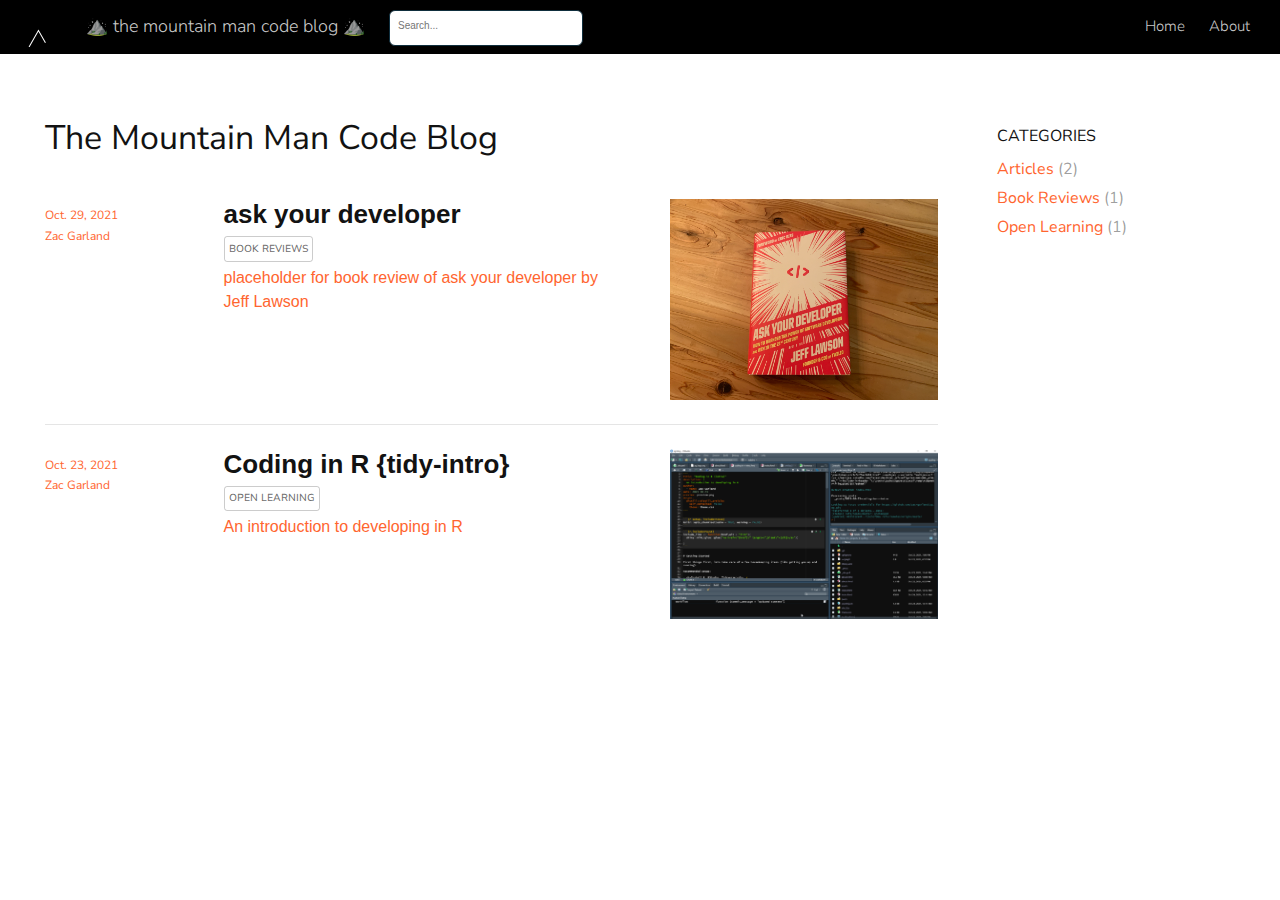
<file: index.html>
<!DOCTYPE html>

<html xmlns="http://www.w3.org/1999/xhtml" lang="" xml:lang="">

<head>
  <meta charset="utf-8"/>
  <meta name="viewport" content="width=device-width, initial-scale=1"/>
  <meta http-equiv="X-UA-Compatible" content="IE=Edge,chrome=1"/>
  <meta name="generator" content="distill" />

  <style type="text/css">
  /* Hide doc at startup (prevent jankiness while JS renders/transforms) */
  body {
    visibility: hidden;
  }
  </style>

 <!--radix_placeholder_import_source-->
 <!--/radix_placeholder_import_source-->

<style type="text/css">code{white-space: pre;}</style>
<style type="text/css" data-origin="pandoc">
code.sourceCode > span { display: inline-block; line-height: 1.25; }
code.sourceCode > span { color: inherit; text-decoration: inherit; }
code.sourceCode > span:empty { height: 1.2em; }
.sourceCode { overflow: visible; }
code.sourceCode { white-space: pre; position: relative; }
div.sourceCode { margin: 1em 0; }
pre.sourceCode { margin: 0; }
@media screen {
div.sourceCode { overflow: auto; }
}
@media print {
code.sourceCode { white-space: pre-wrap; }
code.sourceCode > span { text-indent: -5em; padding-left: 5em; }
}
pre.numberSource code
  { counter-reset: source-line 0; }
pre.numberSource code > span
  { position: relative; left: -4em; counter-increment: source-line; }
pre.numberSource code > span > a:first-child::before
  { content: counter(source-line);
    position: relative; left: -1em; text-align: right; vertical-align: baseline;
    border: none; display: inline-block;
    -webkit-touch-callout: none; -webkit-user-select: none;
    -khtml-user-select: none; -moz-user-select: none;
    -ms-user-select: none; user-select: none;
    padding: 0 4px; width: 4em;
    color: #aaaaaa;
  }
pre.numberSource { margin-left: 3em; border-left: 1px solid #aaaaaa;  padding-left: 4px; }
div.sourceCode
  {   }
@media screen {
code.sourceCode > span > a:first-child::before { text-decoration: underline; }
}
code span.al { color: #ad0000; } /* Alert */
code span.an { color: #5e5e5e; } /* Annotation */
code span.at { } /* Attribute */
code span.bn { color: #ad0000; } /* BaseN */
code span.bu { } /* BuiltIn */
code span.cf { color: #007ba5; } /* ControlFlow */
code span.ch { color: #20794d; } /* Char */
code span.cn { color: #8f5902; } /* Constant */
code span.co { color: #5e5e5e; } /* Comment */
code span.cv { color: #5e5e5e; font-style: italic; } /* CommentVar */
code span.do { color: #5e5e5e; font-style: italic; } /* Documentation */
code span.dt { color: #ad0000; } /* DataType */
code span.dv { color: #ad0000; } /* DecVal */
code span.er { color: #ad0000; } /* Error */
code span.ex { } /* Extension */
code span.fl { color: #ad0000; } /* Float */
code span.fu { color: #4758ab; } /* Function */
code span.im { } /* Import */
code span.in { color: #5e5e5e; } /* Information */
code span.kw { color: #007ba5; } /* Keyword */
code span.op { color: #5e5e5e; } /* Operator */
code span.ot { color: #007ba5; } /* Other */
code span.pp { color: #ad0000; } /* Preprocessor */
code span.sc { color: #5e5e5e; } /* SpecialChar */
code span.ss { color: #20794d; } /* SpecialString */
code span.st { color: #20794d; } /* String */
code span.va { color: #111111; } /* Variable */
code span.vs { color: #20794d; } /* VerbatimString */
code span.wa { color: #5e5e5e; font-style: italic; } /* Warning */
</style>


  <!--radix_placeholder_meta_tags-->
  <title>⛰️ the mountain man code blog ⛰️: The Mountain Man Code Blog</title>
  
  <meta property="description" itemprop="description" content="a few thoughts, a few lines of code"/>
  
  <link rel="icon" type="image/vnd.microsoft.icon" href="assets/img/favicon.ico"/>
  
  
  <!--  https://developers.facebook.com/docs/sharing/webmasters#markup -->
  <meta property="og:title" content="⛰️ the mountain man code blog ⛰️: The Mountain Man Code Blog"/>
  <meta property="og:type" content="article"/>
  <meta property="og:description" content="a few thoughts, a few lines of code"/>
  <meta property="og:locale" content="en_US"/>
  <meta property="og:site_name" content="⛰️ the mountain man code blog ⛰️"/>
  
  <!--  https://dev.twitter.com/cards/types/summary -->
  <meta property="twitter:card" content="summary"/>
  <meta property="twitter:title" content="⛰️ the mountain man code blog ⛰️: The Mountain Man Code Blog"/>
  <meta property="twitter:description" content="a few thoughts, a few lines of code"/>
  
  <!--/radix_placeholder_meta_tags-->
  <!--radix_placeholder_rmarkdown_metadata-->
  
  <script type="text/json" id="radix-rmarkdown-metadata">
  {"type":"list","attributes":{"names":{"type":"character","attributes":{},"value":["title","description","site","listing"]}},"value":[{"type":"character","attributes":{},"value":["The Mountain Man Code Blog"]},{"type":"character","attributes":{},"value":["a few thoughts, a few lines of code\n"]},{"type":"character","attributes":{},"value":["distill::distill_website"]},{"type":"character","attributes":{},"value":["posts"]}]}
  </script>
  <!--/radix_placeholder_rmarkdown_metadata-->
  <!--radix_placeholder_navigation_in_header-->
  <meta name="distill:offset" content=""/>
  
  <script type="application/javascript">
  
    window.headroom_prevent_pin = false;
  
    window.document.addEventListener("DOMContentLoaded", function (event) {
  
      // initialize headroom for banner
      var header = $('header').get(0);
      var headerHeight = header.offsetHeight;
      var headroom = new Headroom(header, {
        tolerance: 5,
        onPin : function() {
          if (window.headroom_prevent_pin) {
            window.headroom_prevent_pin = false;
            headroom.unpin();
          }
        }
      });
      headroom.init();
      if(window.location.hash)
        headroom.unpin();
      $(header).addClass('headroom--transition');
  
      // offset scroll location for banner on hash change
      // (see: https://github.com/WickyNilliams/headroom.js/issues/38)
      window.addEventListener("hashchange", function(event) {
        window.scrollTo(0, window.pageYOffset - (headerHeight + 25));
      });
  
      // responsive menu
      $('.distill-site-header').each(function(i, val) {
        var topnav = $(this);
        var toggle = topnav.find('.nav-toggle');
        toggle.on('click', function() {
          topnav.toggleClass('responsive');
        });
      });
  
      // nav dropdowns
      $('.nav-dropbtn').click(function(e) {
        $(this).next('.nav-dropdown-content').toggleClass('nav-dropdown-active');
        $(this).parent().siblings('.nav-dropdown')
           .children('.nav-dropdown-content').removeClass('nav-dropdown-active');
      });
      $("body").click(function(e){
        $('.nav-dropdown-content').removeClass('nav-dropdown-active');
      });
      $(".nav-dropdown").click(function(e){
        e.stopPropagation();
      });
    });
  </script>
  
  <style type="text/css">
  
  /* Theme (user-documented overrideables for nav appearance) */
  
  .distill-site-nav {
    color: rgba(255, 255, 255, 0.8);
    background-color: #0F2E3D;
    font-size: 15px;
    font-weight: 300;
  }
  
  .distill-site-nav a {
    color: inherit;
    text-decoration: none;
  }
  
  .distill-site-nav a:hover {
    color: white;
  }
  
  @media print {
    .distill-site-nav {
      display: none;
    }
  }
  
  .distill-site-header {
  
  }
  
  .distill-site-footer {
  
  }
  
  
  /* Site Header */
  
  .distill-site-header {
    width: 100%;
    box-sizing: border-box;
    z-index: 3;
  }
  
  .distill-site-header .nav-left {
    display: inline-block;
    margin-left: 8px;
  }
  
  @media screen and (max-width: 768px) {
    .distill-site-header .nav-left {
      margin-left: 0;
    }
  }
  
  
  .distill-site-header .nav-right {
    float: right;
    margin-right: 8px;
  }
  
  .distill-site-header a,
  .distill-site-header .title {
    display: inline-block;
    text-align: center;
    padding: 14px 10px 14px 10px;
  }
  
  .distill-site-header .title {
    font-size: 18px;
    min-width: 150px;
  }
  
  .distill-site-header .logo {
    padding: 0;
  }
  
  .distill-site-header .logo img {
    display: none;
    max-height: 20px;
    width: auto;
    margin-bottom: -4px;
  }
  
  .distill-site-header .nav-image img {
    max-height: 18px;
    width: auto;
    display: inline-block;
    margin-bottom: -3px;
  }
  
  
  
  @media screen and (min-width: 1000px) {
    .distill-site-header .logo img {
      display: inline-block;
    }
    .distill-site-header .nav-left {
      margin-left: 20px;
    }
    .distill-site-header .nav-right {
      margin-right: 20px;
    }
    .distill-site-header .title {
      padding-left: 12px;
    }
  }
  
  
  .distill-site-header .nav-toggle {
    display: none;
  }
  
  .nav-dropdown {
    display: inline-block;
    position: relative;
  }
  
  .nav-dropdown .nav-dropbtn {
    border: none;
    outline: none;
    color: rgba(255, 255, 255, 0.8);
    padding: 16px 10px;
    background-color: transparent;
    font-family: inherit;
    font-size: inherit;
    font-weight: inherit;
    margin: 0;
    margin-top: 1px;
    z-index: 2;
  }
  
  .nav-dropdown-content {
    display: none;
    position: absolute;
    background-color: white;
    min-width: 200px;
    border: 1px solid rgba(0,0,0,0.15);
    border-radius: 4px;
    box-shadow: 0px 8px 16px 0px rgba(0,0,0,0.1);
    z-index: 1;
    margin-top: 2px;
    white-space: nowrap;
    padding-top: 4px;
    padding-bottom: 4px;
  }
  
  .nav-dropdown-content hr {
    margin-top: 4px;
    margin-bottom: 4px;
    border: none;
    border-bottom: 1px solid rgba(0, 0, 0, 0.1);
  }
  
  .nav-dropdown-active {
    display: block;
  }
  
  .nav-dropdown-content a, .nav-dropdown-content .nav-dropdown-header {
    color: black;
    padding: 6px 24px;
    text-decoration: none;
    display: block;
    text-align: left;
  }
  
  .nav-dropdown-content .nav-dropdown-header {
    display: block;
    padding: 5px 24px;
    padding-bottom: 0;
    text-transform: uppercase;
    font-size: 14px;
    color: #999999;
    white-space: nowrap;
  }
  
  .nav-dropdown:hover .nav-dropbtn {
    color: white;
  }
  
  .nav-dropdown-content a:hover {
    background-color: #ddd;
    color: black;
  }
  
  .nav-right .nav-dropdown-content {
    margin-left: -45%;
    right: 0;
  }
  
  @media screen and (max-width: 768px) {
    .distill-site-header a, .distill-site-header .nav-dropdown  {display: none;}
    .distill-site-header a.nav-toggle {
      float: right;
      display: block;
    }
    .distill-site-header .title {
      margin-left: 0;
    }
    .distill-site-header .nav-right {
      margin-right: 0;
    }
    .distill-site-header {
      overflow: hidden;
    }
    .nav-right .nav-dropdown-content {
      margin-left: 0;
    }
  }
  
  
  @media screen and (max-width: 768px) {
    .distill-site-header.responsive {position: relative; min-height: 500px; }
    .distill-site-header.responsive a.nav-toggle {
      position: absolute;
      right: 0;
      top: 0;
    }
    .distill-site-header.responsive a,
    .distill-site-header.responsive .nav-dropdown {
      display: block;
      text-align: left;
    }
    .distill-site-header.responsive .nav-left,
    .distill-site-header.responsive .nav-right {
      width: 100%;
    }
    .distill-site-header.responsive .nav-dropdown {float: none;}
    .distill-site-header.responsive .nav-dropdown-content {position: relative;}
    .distill-site-header.responsive .nav-dropdown .nav-dropbtn {
      display: block;
      width: 100%;
      text-align: left;
    }
  }
  
  /* Site Footer */
  
  .distill-site-footer {
    width: 100%;
    overflow: hidden;
    box-sizing: border-box;
    z-index: 3;
    margin-top: 30px;
    padding-top: 30px;
    padding-bottom: 30px;
    text-align: center;
  }
  
  /* Headroom */
  
  d-title {
    padding-top: 6rem;
  }
  
  @media print {
    d-title {
      padding-top: 4rem;
    }
  }
  
  .headroom {
    z-index: 1000;
    position: fixed;
    top: 0;
    left: 0;
    right: 0;
  }
  
  .headroom--transition {
    transition: all .4s ease-in-out;
  }
  
  .headroom--unpinned {
    top: -100px;
  }
  
  .headroom--pinned {
    top: 0;
  }
  
  /* adjust viewport for navbar height */
  /* helps vertically center bootstrap (non-distill) content */
  .min-vh-100 {
    min-height: calc(100vh - 100px) !important;
  }
  
  </style>
  
  <script src="site_libs/jquery-3.6.0/jquery-3.6.0.min.js"></script>
  <link href="site_libs/font-awesome-5.1.0/css/all.css" rel="stylesheet"/>
  <link href="site_libs/font-awesome-5.1.0/css/v4-shims.css" rel="stylesheet"/>
  <script src="site_libs/headroom-0.9.4/headroom.min.js"></script>
  <script src="site_libs/autocomplete-0.37.1/autocomplete.min.js"></script>
  <script src="site_libs/fuse-6.4.1/fuse.min.js"></script>
  
  <script type="application/javascript">
  
  function getMeta(metaName) {
    var metas = document.getElementsByTagName('meta');
    for (let i = 0; i < metas.length; i++) {
      if (metas[i].getAttribute('name') === metaName) {
        return metas[i].getAttribute('content');
      }
    }
    return '';
  }
  
  function offsetURL(url) {
    var offset = getMeta('distill:offset');
    return offset ? offset + '/' + url : url;
  }
  
  function createFuseIndex() {
  
    // create fuse index
    var options = {
      keys: [
        { name: 'title', weight: 20 },
        { name: 'categories', weight: 15 },
        { name: 'description', weight: 10 },
        { name: 'contents', weight: 5 },
      ],
      ignoreLocation: true,
      threshold: 0
    };
    var fuse = new window.Fuse([], options);
  
    // fetch the main search.json
    return fetch(offsetURL('search.json'))
      .then(function(response) {
        if (response.status == 200) {
          return response.json().then(function(json) {
            // index main articles
            json.articles.forEach(function(article) {
              fuse.add(article);
            });
            // download collections and index their articles
            return Promise.all(json.collections.map(function(collection) {
              return fetch(offsetURL(collection)).then(function(response) {
                if (response.status === 200) {
                  return response.json().then(function(articles) {
                    articles.forEach(function(article) {
                      fuse.add(article);
                    });
                  })
                } else {
                  return Promise.reject(
                    new Error('Unexpected status from search index request: ' +
                              response.status)
                  );
                }
              });
            })).then(function() {
              return fuse;
            });
          });
  
        } else {
          return Promise.reject(
            new Error('Unexpected status from search index request: ' +
                        response.status)
          );
        }
      });
  }
  
  window.document.addEventListener("DOMContentLoaded", function (event) {
  
    // get search element (bail if we don't have one)
    var searchEl = window.document.getElementById('distill-search');
    if (!searchEl)
      return;
  
    createFuseIndex()
      .then(function(fuse) {
  
        // make search box visible
        searchEl.classList.remove('hidden');
  
        // initialize autocomplete
        var options = {
          autoselect: true,
          hint: false,
          minLength: 2,
        };
        window.autocomplete(searchEl, options, [{
          source: function(query, callback) {
            const searchOptions = {
              isCaseSensitive: false,
              shouldSort: true,
              minMatchCharLength: 2,
              limit: 10,
            };
            var results = fuse.search(query, searchOptions);
            callback(results
              .map(function(result) { return result.item; })
            );
          },
          templates: {
            suggestion: function(suggestion) {
              var img = suggestion.preview && Object.keys(suggestion.preview).length > 0
                ? `<img src="${offsetURL(suggestion.preview)}"</img>`
                : '';
              var html = `
                <div class="search-item">
                  <h3>${suggestion.title}</h3>
                  <div class="search-item-description">
                    ${suggestion.description || ''}
                  </div>
                  <div class="search-item-preview">
                    ${img}
                  </div>
                </div>
              `;
              return html;
            }
          }
        }]).on('autocomplete:selected', function(event, suggestion) {
          window.location.href = offsetURL(suggestion.path);
        });
        // remove inline display style on autocompleter (we want to
        // manage responsive display via css)
        $('.algolia-autocomplete').css("display", "");
      })
      .catch(function(error) {
        console.log(error);
      });
  
  });
  
  </script>
  
  <style type="text/css">
  
  .nav-search {
    font-size: x-small;
  }
  
  /* Algolioa Autocomplete */
  
  .algolia-autocomplete {
    display: inline-block;
    margin-left: 10px;
    vertical-align: sub;
    background-color: white;
    color: black;
    padding: 6px;
    padding-top: 8px;
    padding-bottom: 0;
    border-radius: 6px;
    border: 1px #0F2E3D solid;
    width: 180px;
  }
  
  
  @media screen and (max-width: 768px) {
    .distill-site-nav .algolia-autocomplete {
      display: none;
      visibility: hidden;
    }
    .distill-site-nav.responsive .algolia-autocomplete {
      display: inline-block;
      visibility: visible;
    }
    .distill-site-nav.responsive .algolia-autocomplete .aa-dropdown-menu {
      margin-left: 0;
      width: 400px;
      max-height: 400px;
    }
  }
  
  .algolia-autocomplete .aa-input, .algolia-autocomplete .aa-hint {
    width: 90%;
    outline: none;
    border: none;
  }
  
  .algolia-autocomplete .aa-hint {
    color: #999;
  }
  .algolia-autocomplete .aa-dropdown-menu {
    width: 550px;
    max-height: 70vh;
    overflow-x: visible;
    overflow-y: scroll;
    padding: 5px;
    margin-top: 3px;
    margin-left: -150px;
    background-color: #fff;
    border-radius: 5px;
    border: 1px solid #999;
    border-top: none;
  }
  
  .algolia-autocomplete .aa-dropdown-menu .aa-suggestion {
    cursor: pointer;
    padding: 5px 4px;
    border-bottom: 1px solid #eee;
  }
  
  .algolia-autocomplete .aa-dropdown-menu .aa-suggestion:last-of-type {
    border-bottom: none;
    margin-bottom: 2px;
  }
  
  .algolia-autocomplete .aa-dropdown-menu .aa-suggestion .search-item {
    overflow: hidden;
    font-size: 0.8em;
    line-height: 1.4em;
  }
  
  .algolia-autocomplete .aa-dropdown-menu .aa-suggestion .search-item h3 {
    font-size: 1rem;
    margin-block-start: 0;
    margin-block-end: 5px;
  }
  
  .algolia-autocomplete .aa-dropdown-menu .aa-suggestion .search-item-description {
    display: inline-block;
    overflow: hidden;
    height: 2.8em;
    width: 80%;
    margin-right: 4%;
  }
  
  .algolia-autocomplete .aa-dropdown-menu .aa-suggestion .search-item-preview {
    display: inline-block;
    width: 15%;
  }
  
  .algolia-autocomplete .aa-dropdown-menu .aa-suggestion .search-item-preview img {
    height: 3em;
    width: auto;
    display: none;
  }
  
  .algolia-autocomplete .aa-dropdown-menu .aa-suggestion .search-item-preview img[src] {
    display: initial;
  }
  
  .algolia-autocomplete .aa-dropdown-menu .aa-suggestion.aa-cursor {
    background-color: #eee;
  }
  .algolia-autocomplete .aa-dropdown-menu .aa-suggestion em {
    font-weight: bold;
    font-style: normal;
  }
  
  </style>
  
  
  <!--/radix_placeholder_navigation_in_header-->
  <!--radix_placeholder_distill-->
  
  <style type="text/css">
  
  body {
    background-color: white;
  }
  
  .pandoc-table {
    width: 100%;
  }
  
  .pandoc-table>caption {
    margin-bottom: 10px;
  }
  
  .pandoc-table th:not([align]) {
    text-align: left;
  }
  
  .pagedtable-footer {
    font-size: 15px;
  }
  
  d-byline .byline {
    grid-template-columns: 2fr 2fr;
  }
  
  d-byline .byline h3 {
    margin-block-start: 1.5em;
  }
  
  d-byline .byline .authors-affiliations h3 {
    margin-block-start: 0.5em;
  }
  
  .authors-affiliations .orcid-id {
    width: 16px;
    height:16px;
    margin-left: 4px;
    margin-right: 4px;
    vertical-align: middle;
    padding-bottom: 2px;
  }
  
  d-title .dt-tags {
    margin-top: 1em;
    grid-column: text;
  }
  
  .dt-tags .dt-tag {
    text-decoration: none;
    display: inline-block;
    color: rgba(0,0,0,0.6);
    padding: 0em 0.4em;
    margin-right: 0.5em;
    margin-bottom: 0.4em;
    font-size: 70%;
    border: 1px solid rgba(0,0,0,0.2);
    border-radius: 3px;
    text-transform: uppercase;
    font-weight: 500;
  }
  
  d-article table.gt_table td,
  d-article table.gt_table th {
    border-bottom: none;
  }
  
  .html-widget {
    margin-bottom: 2.0em;
  }
  
  .l-screen-inset {
    padding-right: 16px;
  }
  
  .l-screen .caption {
    margin-left: 10px;
  }
  
  .shaded {
    background: rgb(247, 247, 247);
    padding-top: 20px;
    padding-bottom: 20px;
    border-top: 1px solid rgba(0, 0, 0, 0.1);
    border-bottom: 1px solid rgba(0, 0, 0, 0.1);
  }
  
  .shaded .html-widget {
    margin-bottom: 0;
    border: 1px solid rgba(0, 0, 0, 0.1);
  }
  
  .shaded .shaded-content {
    background: white;
  }
  
  .text-output {
    margin-top: 0;
    line-height: 1.5em;
  }
  
  .hidden {
    display: none !important;
  }
  
  d-article {
    padding-top: 2.5rem;
    padding-bottom: 30px;
  }
  
  d-appendix {
    padding-top: 30px;
  }
  
  d-article>p>img {
    width: 100%;
  }
  
  d-article h2 {
    margin: 1rem 0 1.5rem 0;
  }
  
  d-article h3 {
    margin-top: 1.5rem;
  }
  
  d-article iframe {
    border: 1px solid rgba(0, 0, 0, 0.1);
    margin-bottom: 2.0em;
    width: 100%;
  }
  
  /* Tweak code blocks */
  
  d-article div.sourceCode code,
  d-article pre code {
    font-family: Consolas, Monaco, 'Andale Mono', 'Ubuntu Mono', monospace;
  }
  
  d-article pre,
  d-article div.sourceCode,
  d-article div.sourceCode pre {
    overflow: auto;
  }
  
  d-article div.sourceCode {
    background-color: white;
  }
  
  d-article div.sourceCode pre {
    padding-left: 10px;
    font-size: 12px;
    border-left: 2px solid rgba(0,0,0,0.1);
  }
  
  d-article pre {
    font-size: 12px;
    color: black;
    background: none;
    margin-top: 0;
    text-align: left;
    white-space: pre;
    word-spacing: normal;
    word-break: normal;
    word-wrap: normal;
    line-height: 1.5;
  
    -moz-tab-size: 4;
    -o-tab-size: 4;
    tab-size: 4;
  
    -webkit-hyphens: none;
    -moz-hyphens: none;
    -ms-hyphens: none;
    hyphens: none;
  }
  
  d-article pre a {
    border-bottom: none;
  }
  
  d-article pre a:hover {
    border-bottom: none;
    text-decoration: underline;
  }
  
  d-article details {
    grid-column: text;
    margin-bottom: 0.8em;
  }
  
  @media(min-width: 768px) {
  
  d-article pre,
  d-article div.sourceCode,
  d-article div.sourceCode pre {
    overflow: visible !important;
  }
  
  d-article div.sourceCode pre {
    padding-left: 18px;
    font-size: 14px;
  }
  
  d-article pre {
    font-size: 14px;
  }
  
  }
  
  figure img.external {
    background: white;
    border: 1px solid rgba(0, 0, 0, 0.1);
    box-shadow: 0 1px 8px rgba(0, 0, 0, 0.1);
    padding: 18px;
    box-sizing: border-box;
  }
  
  /* CSS for d-contents */
  
  .d-contents {
    grid-column: text;
    color: rgba(0,0,0,0.8);
    font-size: 0.9em;
    padding-bottom: 1em;
    margin-bottom: 1em;
    padding-bottom: 0.5em;
    margin-bottom: 1em;
    padding-left: 0.25em;
    justify-self: start;
  }
  
  @media(min-width: 1000px) {
    .d-contents.d-contents-float {
      height: 0;
      grid-column-start: 1;
      grid-column-end: 4;
      justify-self: center;
      padding-right: 3em;
      padding-left: 2em;
    }
  }
  
  .d-contents nav h3 {
    font-size: 18px;
    margin-top: 0;
    margin-bottom: 1em;
  }
  
  .d-contents li {
    list-style-type: none
  }
  
  .d-contents nav > ul {
    padding-left: 0;
  }
  
  .d-contents ul {
    padding-left: 1em
  }
  
  .d-contents nav ul li {
    margin-top: 0.6em;
    margin-bottom: 0.2em;
  }
  
  .d-contents nav a {
    font-size: 13px;
    border-bottom: none;
    text-decoration: none
    color: rgba(0, 0, 0, 0.8);
  }
  
  .d-contents nav a:hover {
    text-decoration: underline solid rgba(0, 0, 0, 0.6)
  }
  
  .d-contents nav > ul > li > a {
    font-weight: 600;
  }
  
  .d-contents nav > ul > li > ul {
    font-weight: inherit;
  }
  
  .d-contents nav > ul > li > ul > li {
    margin-top: 0.2em;
  }
  
  
  .d-contents nav ul {
    margin-top: 0;
    margin-bottom: 0.25em;
  }
  
  .d-article-with-toc h2:nth-child(2) {
    margin-top: 0;
  }
  
  
  /* Figure */
  
  .figure {
    position: relative;
    margin-bottom: 2.5em;
    margin-top: 1.5em;
  }
  
  .figure img {
    width: 100%;
  }
  
  .figure .caption {
    color: rgba(0, 0, 0, 0.6);
    font-size: 12px;
    line-height: 1.5em;
  }
  
  .figure img.external {
    background: white;
    border: 1px solid rgba(0, 0, 0, 0.1);
    box-shadow: 0 1px 8px rgba(0, 0, 0, 0.1);
    padding: 18px;
    box-sizing: border-box;
  }
  
  .figure .caption a {
    color: rgba(0, 0, 0, 0.6);
  }
  
  .figure .caption b,
  .figure .caption strong, {
    font-weight: 600;
    color: rgba(0, 0, 0, 1.0);
  }
  
  /* Citations */
  
  d-article .citation {
    color: inherit;
    cursor: inherit;
  }
  
  div.hanging-indent{
    margin-left: 1em; text-indent: -1em;
  }
  
  /* Citation hover box */
  
  .tippy-box[data-theme~=light-border] {
    background-color: rgba(250, 250, 250, 0.95);
  }
  
  .tippy-content > p {
    margin-bottom: 0;
    padding: 2px;
  }
  
  
  /* Tweak 1000px media break to show more text */
  
  @media(min-width: 1000px) {
    .base-grid,
    distill-header,
    d-title,
    d-abstract,
    d-article,
    d-appendix,
    distill-appendix,
    d-byline,
    d-footnote-list,
    d-citation-list,
    distill-footer {
      grid-template-columns: [screen-start] 1fr [page-start kicker-start] 80px [middle-start] 50px [text-start kicker-end] 65px 65px 65px 65px 65px 65px 65px 65px [text-end gutter-start] 65px [middle-end] 65px [page-end gutter-end] 1fr [screen-end];
      grid-column-gap: 16px;
    }
  
    .grid {
      grid-column-gap: 16px;
    }
  
    d-article {
      font-size: 1.06rem;
      line-height: 1.7em;
    }
    figure .caption, .figure .caption, figure figcaption {
      font-size: 13px;
    }
  }
  
  @media(min-width: 1180px) {
    .base-grid,
    distill-header,
    d-title,
    d-abstract,
    d-article,
    d-appendix,
    distill-appendix,
    d-byline,
    d-footnote-list,
    d-citation-list,
    distill-footer {
      grid-template-columns: [screen-start] 1fr [page-start kicker-start] 60px [middle-start] 60px [text-start kicker-end] 60px 60px 60px 60px 60px 60px 60px 60px [text-end gutter-start] 60px [middle-end] 60px [page-end gutter-end] 1fr [screen-end];
      grid-column-gap: 32px;
    }
  
    .grid {
      grid-column-gap: 32px;
    }
  }
  
  
  /* Get the citation styles for the appendix (not auto-injected on render since
     we do our own rendering of the citation appendix) */
  
  d-appendix .citation-appendix,
  .d-appendix .citation-appendix {
    font-size: 11px;
    line-height: 15px;
    border-left: 1px solid rgba(0, 0, 0, 0.1);
    padding-left: 18px;
    border: 1px solid rgba(0,0,0,0.1);
    background: rgba(0, 0, 0, 0.02);
    padding: 10px 18px;
    border-radius: 3px;
    color: rgba(150, 150, 150, 1);
    overflow: hidden;
    margin-top: -12px;
    white-space: pre-wrap;
    word-wrap: break-word;
  }
  
  /* Include appendix styles here so they can be overridden */
  
  d-appendix {
    contain: layout style;
    font-size: 0.8em;
    line-height: 1.7em;
    margin-top: 60px;
    margin-bottom: 0;
    border-top: 1px solid rgba(0, 0, 0, 0.1);
    color: rgba(0,0,0,0.5);
    padding-top: 60px;
    padding-bottom: 48px;
  }
  
  d-appendix h3 {
    grid-column: page-start / text-start;
    font-size: 15px;
    font-weight: 500;
    margin-top: 1em;
    margin-bottom: 0;
    color: rgba(0,0,0,0.65);
  }
  
  d-appendix h3 + * {
    margin-top: 1em;
  }
  
  d-appendix ol {
    padding: 0 0 0 15px;
  }
  
  @media (min-width: 768px) {
    d-appendix ol {
      padding: 0 0 0 30px;
      margin-left: -30px;
    }
  }
  
  d-appendix li {
    margin-bottom: 1em;
  }
  
  d-appendix a {
    color: rgba(0, 0, 0, 0.6);
  }
  
  d-appendix > * {
    grid-column: text;
  }
  
  d-appendix > d-footnote-list,
  d-appendix > d-citation-list,
  d-appendix > distill-appendix {
    grid-column: screen;
  }
  
  /* Include footnote styles here so they can be overridden */
  
  d-footnote-list {
    contain: layout style;
  }
  
  d-footnote-list > * {
    grid-column: text;
  }
  
  d-footnote-list a.footnote-backlink {
    color: rgba(0,0,0,0.3);
    padding-left: 0.5em;
  }
  
  
  
  /* Anchor.js */
  
  .anchorjs-link {
    /*transition: all .25s linear; */
    text-decoration: none;
    border-bottom: none;
  }
  *:hover > .anchorjs-link {
    margin-left: -1.125em !important;
    text-decoration: none;
    border-bottom: none;
  }
  
  /* Social footer */
  
  .social_footer {
    margin-top: 30px;
    margin-bottom: 0;
    color: rgba(0,0,0,0.67);
  }
  
  .disqus-comments {
    margin-right: 30px;
  }
  
  .disqus-comment-count {
    border-bottom: 1px solid rgba(0, 0, 0, 0.4);
    cursor: pointer;
  }
  
  #disqus_thread {
    margin-top: 30px;
  }
  
  .article-sharing a {
    border-bottom: none;
    margin-right: 8px;
  }
  
  .article-sharing a:hover {
    border-bottom: none;
  }
  
  .sidebar-section.subscribe {
    font-size: 12px;
    line-height: 1.6em;
  }
  
  .subscribe p {
    margin-bottom: 0.5em;
  }
  
  
  .article-footer .subscribe {
    font-size: 15px;
    margin-top: 45px;
  }
  
  
  .sidebar-section.custom {
    font-size: 12px;
    line-height: 1.6em;
  }
  
  .custom p {
    margin-bottom: 0.5em;
  }
  
  /* Styles for listing layout (hide title) */
  .layout-listing d-title, .layout-listing .d-title {
    display: none;
  }
  
  /* Styles for posts lists (not auto-injected) */
  
  
  .posts-with-sidebar {
    padding-left: 45px;
    padding-right: 45px;
  }
  
  .posts-list .description h2,
  .posts-list .description p {
    font-family: -apple-system, BlinkMacSystemFont, "Segoe UI", Roboto, Oxygen, Ubuntu, Cantarell, "Fira Sans", "Droid Sans", "Helvetica Neue", Arial, sans-serif;
  }
  
  .posts-list .description h2 {
    font-weight: 700;
    border-bottom: none;
    padding-bottom: 0;
  }
  
  .posts-list h2.post-tag {
    border-bottom: 1px solid rgba(0, 0, 0, 0.2);
    padding-bottom: 12px;
  }
  .posts-list {
    margin-top: 60px;
    margin-bottom: 24px;
  }
  
  .posts-list .post-preview {
    text-decoration: none;
    overflow: hidden;
    display: block;
    border-bottom: 1px solid rgba(0, 0, 0, 0.1);
    padding: 24px 0;
  }
  
  .post-preview-last {
    border-bottom: none !important;
  }
  
  .posts-list .posts-list-caption {
    grid-column: screen;
    font-weight: 400;
  }
  
  .posts-list .post-preview h2 {
    margin: 0 0 6px 0;
    line-height: 1.2em;
    font-style: normal;
    font-size: 24px;
  }
  
  .posts-list .post-preview p {
    margin: 0 0 12px 0;
    line-height: 1.4em;
    font-size: 16px;
  }
  
  .posts-list .post-preview .thumbnail {
    box-sizing: border-box;
    margin-bottom: 24px;
    position: relative;
    max-width: 500px;
  }
  .posts-list .post-preview img {
    width: 100%;
    display: block;
  }
  
  .posts-list .metadata {
    font-size: 12px;
    line-height: 1.4em;
    margin-bottom: 18px;
  }
  
  .posts-list .metadata > * {
    display: inline-block;
  }
  
  .posts-list .metadata .publishedDate {
    margin-right: 2em;
  }
  
  .posts-list .metadata .dt-authors {
    display: block;
    margin-top: 0.3em;
    margin-right: 2em;
  }
  
  .posts-list .dt-tags {
    display: block;
    line-height: 1em;
  }
  
  .posts-list .dt-tags .dt-tag {
    display: inline-block;
    color: rgba(0,0,0,0.6);
    padding: 0.3em 0.4em;
    margin-right: 0.2em;
    margin-bottom: 0.4em;
    font-size: 60%;
    border: 1px solid rgba(0,0,0,0.2);
    border-radius: 3px;
    text-transform: uppercase;
    font-weight: 500;
  }
  
  .posts-list img {
    opacity: 1;
  }
  
  .posts-list img[data-src] {
    opacity: 0;
  }
  
  .posts-more {
    clear: both;
  }
  
  
  .posts-sidebar {
    font-size: 16px;
  }
  
  .posts-sidebar h3 {
    font-size: 16px;
    margin-top: 0;
    margin-bottom: 0.5em;
    font-weight: 400;
    text-transform: uppercase;
  }
  
  .sidebar-section {
    margin-bottom: 30px;
  }
  
  .categories ul {
    list-style-type: none;
    margin: 0;
    padding: 0;
  }
  
  .categories li {
    color: rgba(0, 0, 0, 0.8);
    margin-bottom: 0;
  }
  
  .categories li>a {
    border-bottom: none;
  }
  
  .categories li>a:hover {
    border-bottom: 1px solid rgba(0, 0, 0, 0.4);
  }
  
  .categories .active {
    font-weight: 600;
  }
  
  .categories .category-count {
    color: rgba(0, 0, 0, 0.4);
  }
  
  
  @media(min-width: 768px) {
    .posts-list .post-preview h2 {
      font-size: 26px;
    }
    .posts-list .post-preview .thumbnail {
      float: right;
      width: 30%;
      margin-bottom: 0;
    }
    .posts-list .post-preview .description {
      float: left;
      width: 45%;
    }
    .posts-list .post-preview .metadata {
      float: left;
      width: 20%;
      margin-top: 8px;
    }
    .posts-list .post-preview p {
      margin: 0 0 12px 0;
      line-height: 1.5em;
      font-size: 16px;
    }
    .posts-with-sidebar .posts-list {
      float: left;
      width: 75%;
    }
    .posts-with-sidebar .posts-sidebar {
      float: right;
      width: 20%;
      margin-top: 60px;
      padding-top: 24px;
      padding-bottom: 24px;
    }
  }
  
  
  /* Improve display for browsers without grid (IE/Edge <= 15) */
  
  .downlevel {
    line-height: 1.6em;
    font-family: -apple-system, BlinkMacSystemFont, "Segoe UI", Roboto, Oxygen, Ubuntu, Cantarell, "Fira Sans", "Droid Sans", "Helvetica Neue", Arial, sans-serif;
    margin: 0;
  }
  
  .downlevel .d-title {
    padding-top: 6rem;
    padding-bottom: 1.5rem;
  }
  
  .downlevel .d-title h1 {
    font-size: 50px;
    font-weight: 700;
    line-height: 1.1em;
    margin: 0 0 0.5rem;
  }
  
  .downlevel .d-title p {
    font-weight: 300;
    font-size: 1.2rem;
    line-height: 1.55em;
    margin-top: 0;
  }
  
  .downlevel .d-byline {
    padding-top: 0.8em;
    padding-bottom: 0.8em;
    font-size: 0.8rem;
    line-height: 1.8em;
  }
  
  .downlevel .section-separator {
    border: none;
    border-top: 1px solid rgba(0, 0, 0, 0.1);
  }
  
  .downlevel .d-article {
    font-size: 1.06rem;
    line-height: 1.7em;
    padding-top: 1rem;
    padding-bottom: 2rem;
  }
  
  
  .downlevel .d-appendix {
    padding-left: 0;
    padding-right: 0;
    max-width: none;
    font-size: 0.8em;
    line-height: 1.7em;
    margin-bottom: 0;
    color: rgba(0,0,0,0.5);
    padding-top: 40px;
    padding-bottom: 48px;
  }
  
  .downlevel .footnotes ol {
    padding-left: 13px;
  }
  
  .downlevel .base-grid,
  .downlevel .distill-header,
  .downlevel .d-title,
  .downlevel .d-abstract,
  .downlevel .d-article,
  .downlevel .d-appendix,
  .downlevel .distill-appendix,
  .downlevel .d-byline,
  .downlevel .d-footnote-list,
  .downlevel .d-citation-list,
  .downlevel .distill-footer,
  .downlevel .appendix-bottom,
  .downlevel .posts-container {
    padding-left: 40px;
    padding-right: 40px;
  }
  
  @media(min-width: 768px) {
    .downlevel .base-grid,
    .downlevel .distill-header,
    .downlevel .d-title,
    .downlevel .d-abstract,
    .downlevel .d-article,
    .downlevel .d-appendix,
    .downlevel .distill-appendix,
    .downlevel .d-byline,
    .downlevel .d-footnote-list,
    .downlevel .d-citation-list,
    .downlevel .distill-footer,
    .downlevel .appendix-bottom,
    .downlevel .posts-container {
    padding-left: 150px;
    padding-right: 150px;
    max-width: 900px;
  }
  }
  
  .downlevel pre code {
    display: block;
    border-left: 2px solid rgba(0, 0, 0, .1);
    padding: 0 0 0 20px;
    font-size: 14px;
  }
  
  .downlevel code, .downlevel pre {
    color: black;
    background: none;
    font-family: Consolas, Monaco, 'Andale Mono', 'Ubuntu Mono', monospace;
    text-align: left;
    white-space: pre;
    word-spacing: normal;
    word-break: normal;
    word-wrap: normal;
    line-height: 1.5;
  
    -moz-tab-size: 4;
    -o-tab-size: 4;
    tab-size: 4;
  
    -webkit-hyphens: none;
    -moz-hyphens: none;
    -ms-hyphens: none;
    hyphens: none;
  }
  
  .downlevel .posts-list .post-preview {
    color: inherit;
  }
  
  
  
  </style>
  
  <script type="application/javascript">
  
  function is_downlevel_browser() {
    if (bowser.isUnsupportedBrowser({ msie: "12", msedge: "16"},
                                   window.navigator.userAgent)) {
      return true;
    } else {
      return window.load_distill_framework === undefined;
    }
  }
  
  // show body when load is complete
  function on_load_complete() {
  
    // add anchors
    if (window.anchors) {
      window.anchors.options.placement = 'left';
      window.anchors.add('d-article > h2, d-article > h3, d-article > h4, d-article > h5');
    }
  
  
    // set body to visible
    document.body.style.visibility = 'visible';
  
    // force redraw for leaflet widgets
    if (window.HTMLWidgets) {
      var maps = window.HTMLWidgets.findAll(".leaflet");
      $.each(maps, function(i, el) {
        var map = this.getMap();
        map.invalidateSize();
        map.eachLayer(function(layer) {
          if (layer instanceof L.TileLayer)
            layer.redraw();
        });
      });
    }
  
    // trigger 'shown' so htmlwidgets resize
    $('d-article').trigger('shown');
  }
  
  function init_distill() {
  
    init_common();
  
    // create front matter
    var front_matter = $('<d-front-matter></d-front-matter>');
    $('#distill-front-matter').wrap(front_matter);
  
    // create d-title
    $('.d-title').changeElementType('d-title');
  
    // create d-byline
    var byline = $('<d-byline></d-byline>');
    $('.d-byline').replaceWith(byline);
  
    // create d-article
    var article = $('<d-article></d-article>');
    $('.d-article').wrap(article).children().unwrap();
  
    // move posts container into article
    $('.posts-container').appendTo($('d-article'));
  
    // create d-appendix
    $('.d-appendix').changeElementType('d-appendix');
  
    // flag indicating that we have appendix items
    var appendix = $('.appendix-bottom').children('h3').length > 0;
  
    // replace footnotes with <d-footnote>
    $('.footnote-ref').each(function(i, val) {
      appendix = true;
      var href = $(this).attr('href');
      var id = href.replace('#', '');
      var fn = $('#' + id);
      var fn_p = $('#' + id + '>p');
      fn_p.find('.footnote-back').remove();
      var text = fn_p.html();
      var dtfn = $('<d-footnote></d-footnote>');
      dtfn.html(text);
      $(this).replaceWith(dtfn);
    });
    // remove footnotes
    $('.footnotes').remove();
  
    // move refs into #references-listing
    $('#references-listing').replaceWith($('#refs'));
  
    $('h1.appendix, h2.appendix').each(function(i, val) {
      $(this).changeElementType('h3');
    });
    $('h3.appendix').each(function(i, val) {
      var id = $(this).attr('id');
      $('.d-contents a[href="#' + id + '"]').parent().remove();
      appendix = true;
      $(this).nextUntil($('h1, h2, h3')).addBack().appendTo($('d-appendix'));
    });
  
    // show d-appendix if we have appendix content
    $("d-appendix").css('display', appendix ? 'grid' : 'none');
  
    // localize layout chunks to just output
    $('.layout-chunk').each(function(i, val) {
  
      // capture layout
      var layout = $(this).attr('data-layout');
  
      // apply layout to markdown level block elements
      var elements = $(this).children().not('details, div.sourceCode, pre, script');
      elements.each(function(i, el) {
        var layout_div = $('<div class="' + layout + '"></div>');
        if (layout_div.hasClass('shaded')) {
          var shaded_content = $('<div class="shaded-content"></div>');
          $(this).wrap(shaded_content);
          $(this).parent().wrap(layout_div);
        } else {
          $(this).wrap(layout_div);
        }
      });
  
  
      // unwrap the layout-chunk div
      $(this).children().unwrap();
    });
  
    // remove code block used to force  highlighting css
    $('.distill-force-highlighting-css').parent().remove();
  
    // remove empty line numbers inserted by pandoc when using a
    // custom syntax highlighting theme
    $('code.sourceCode a:empty').remove();
  
    // load distill framework
    load_distill_framework();
  
    // wait for window.distillRunlevel == 4 to do post processing
    function distill_post_process() {
  
      if (!window.distillRunlevel || window.distillRunlevel < 4)
        return;
  
      // hide author/affiliations entirely if we have no authors
      var front_matter = JSON.parse($("#distill-front-matter").html());
      var have_authors = front_matter.authors && front_matter.authors.length > 0;
      if (!have_authors)
        $('d-byline').addClass('hidden');
  
      // article with toc class
      $('.d-contents').parent().addClass('d-article-with-toc');
  
      // strip links that point to #
      $('.authors-affiliations').find('a[href="#"]').removeAttr('href');
  
      // add orcid ids
      $('.authors-affiliations').find('.author').each(function(i, el) {
        var orcid_id = front_matter.authors[i].orcidID;
        if (orcid_id) {
          var a = $('<a></a>');
          a.attr('href', 'https://orcid.org/' + orcid_id);
          var img = $('<img></img>');
          img.addClass('orcid-id');
          img.attr('alt', 'ORCID ID');
          img.attr('src','[data-uri]');
          a.append(img);
          $(this).append(a);
        }
      });
  
      // hide elements of author/affiliations grid that have no value
      function hide_byline_column(caption) {
        $('d-byline').find('h3:contains("' + caption + '")').parent().css('visibility', 'hidden');
      }
  
      // affiliations
      var have_affiliations = false;
      for (var i = 0; i<front_matter.authors.length; ++i) {
        var author = front_matter.authors[i];
        if (author.affiliation !== "&nbsp;") {
          have_affiliations = true;
          break;
        }
      }
      if (!have_affiliations)
        $('d-byline').find('h3:contains("Affiliations")').css('visibility', 'hidden');
  
      // published date
      if (!front_matter.publishedDate)
        hide_byline_column("Published");
  
      // document object identifier
      var doi = $('d-byline').find('h3:contains("DOI")');
      var doi_p = doi.next().empty();
      if (!front_matter.doi) {
        // if we have a citation and valid citationText then link to that
        if ($('#citation').length > 0 && front_matter.citationText) {
          doi.html('Citation');
          $('<a href="#citation"></a>')
            .text(front_matter.citationText)
            .appendTo(doi_p);
        } else {
          hide_byline_column("DOI");
        }
      } else {
        $('<a></a>')
           .attr('href', "https://doi.org/" + front_matter.doi)
           .html(front_matter.doi)
           .appendTo(doi_p);
      }
  
       // change plural form of authors/affiliations
      if (front_matter.authors.length === 1) {
        var grid = $('.authors-affiliations');
        grid.children('h3:contains("Authors")').text('Author');
        grid.children('h3:contains("Affiliations")').text('Affiliation');
      }
  
      // remove d-appendix and d-footnote-list local styles
      $('d-appendix > style:first-child').remove();
      $('d-footnote-list > style:first-child').remove();
  
      // move appendix-bottom entries to the bottom
      $('.appendix-bottom').appendTo('d-appendix').children().unwrap();
      $('.appendix-bottom').remove();
  
      // hoverable references
      $('span.citation[data-cites]').each(function() {
        var refs = $(this).attr('data-cites').split(" ");
        var refHtml = refs.map(function(ref) {
          return "<p>" + $('#ref-' + ref).html() + "</p>";
        }).join("\n");
        window.tippy(this, {
          allowHTML: true,
          content: refHtml,
          maxWidth: 500,
          interactive: true,
          interactiveBorder: 10,
          theme: 'light-border',
          placement: 'bottom-start'
        });
      });
  
      // clear polling timer
      clearInterval(tid);
  
      // show body now that everything is ready
      on_load_complete();
    }
  
    var tid = setInterval(distill_post_process, 50);
    distill_post_process();
  
  }
  
  function init_downlevel() {
  
    init_common();
  
     // insert hr after d-title
    $('.d-title').after($('<hr class="section-separator"/>'));
  
    // check if we have authors
    var front_matter = JSON.parse($("#distill-front-matter").html());
    var have_authors = front_matter.authors && front_matter.authors.length > 0;
  
    // manage byline/border
    if (!have_authors)
      $('.d-byline').remove();
    $('.d-byline').after($('<hr class="section-separator"/>'));
    $('.d-byline a').remove();
  
    // remove toc
    $('.d-contents').remove();
  
    // move appendix elements
    $('h1.appendix, h2.appendix').each(function(i, val) {
      $(this).changeElementType('h3');
    });
    $('h3.appendix').each(function(i, val) {
      $(this).nextUntil($('h1, h2, h3')).addBack().appendTo($('.d-appendix'));
    });
  
  
    // inject headers into references and footnotes
    var refs_header = $('<h3></h3>');
    refs_header.text('References');
    $('#refs').prepend(refs_header);
  
    var footnotes_header = $('<h3></h3');
    footnotes_header.text('Footnotes');
    $('.footnotes').children('hr').first().replaceWith(footnotes_header);
  
    // move appendix-bottom entries to the bottom
    $('.appendix-bottom').appendTo('.d-appendix').children().unwrap();
    $('.appendix-bottom').remove();
  
    // remove appendix if it's empty
    if ($('.d-appendix').children().length === 0)
      $('.d-appendix').remove();
  
    // prepend separator above appendix
    $('.d-appendix').before($('<hr class="section-separator" style="clear: both"/>'));
  
    // trim code
    $('pre>code').each(function(i, val) {
      $(this).html($.trim($(this).html()));
    });
  
    // move posts-container right before article
    $('.posts-container').insertBefore($('.d-article'));
  
    $('body').addClass('downlevel');
  
    on_load_complete();
  }
  
  
  function init_common() {
  
    // jquery plugin to change element types
    (function($) {
      $.fn.changeElementType = function(newType) {
        var attrs = {};
  
        $.each(this[0].attributes, function(idx, attr) {
          attrs[attr.nodeName] = attr.nodeValue;
        });
  
        this.replaceWith(function() {
          return $("<" + newType + "/>", attrs).append($(this).contents());
        });
      };
    })(jQuery);
  
    // prevent underline for linked images
    $('a > img').parent().css({'border-bottom' : 'none'});
  
    // mark non-body figures created by knitr chunks as 100% width
    $('.layout-chunk').each(function(i, val) {
      var figures = $(this).find('img, .html-widget');
      if ($(this).attr('data-layout') !== "l-body") {
        figures.css('width', '100%');
      } else {
        figures.css('max-width', '100%');
        figures.filter("[width]").each(function(i, val) {
          var fig = $(this);
          fig.css('width', fig.attr('width') + 'px');
        });
  
      }
    });
  
    // auto-append index.html to post-preview links in file: protocol
    // and in rstudio ide preview
    $('.post-preview').each(function(i, val) {
      if (window.location.protocol === "file:")
        $(this).attr('href', $(this).attr('href') + "index.html");
    });
  
    // get rid of index.html references in header
    if (window.location.protocol !== "file:") {
      $('.distill-site-header a[href]').each(function(i,val) {
        $(this).attr('href', $(this).attr('href').replace("index.html", "./"));
      });
    }
  
    // add class to pandoc style tables
    $('tr.header').parent('thead').parent('table').addClass('pandoc-table');
    $('.kable-table').children('table').addClass('pandoc-table');
  
    // add figcaption style to table captions
    $('caption').parent('table').addClass("figcaption");
  
    // initialize posts list
    if (window.init_posts_list)
      window.init_posts_list();
  
    // implmement disqus comment link
    $('.disqus-comment-count').click(function() {
      window.headroom_prevent_pin = true;
      $('#disqus_thread').toggleClass('hidden');
      if (!$('#disqus_thread').hasClass('hidden')) {
        var offset = $(this).offset();
        $(window).resize();
        $('html, body').animate({
          scrollTop: offset.top - 35
        });
      }
    });
  }
  
  document.addEventListener('DOMContentLoaded', function() {
    if (is_downlevel_browser())
      init_downlevel();
    else
      window.addEventListener('WebComponentsReady', init_distill);
  });
  
  </script>
  
  <!--/radix_placeholder_distill-->
  <script src="site_libs/popper-2.6.0/popper.min.js"></script>
  <link href="site_libs/tippy-6.2.7/tippy.css" rel="stylesheet" />
  <link href="site_libs/tippy-6.2.7/tippy-light-border.css" rel="stylesheet" />
  <script src="site_libs/tippy-6.2.7/tippy.umd.min.js"></script>
  <script src="site_libs/anchor-4.2.2/anchor.min.js"></script>
  <script src="site_libs/bowser-1.9.3/bowser.min.js"></script>
  <script src="site_libs/webcomponents-2.0.0/webcomponents.js"></script>
  <script src="site_libs/distill-2.2.21/template.v2.js"></script>
  <!--radix_placeholder_site_in_header-->
  <style type="text/css">
  
  /* base variables */
  
  /* Edit the CSS properties in this file to create a custom
     Distill theme. Only edit values in the right column
     for each row; values shown are the CSS defaults.
     To return any property to the default,
     you may set its value to: unset
     All rows must end with a semi-colon.                      */
  
  /* Optional: embed custom fonts here with `@import`          */
  
  @import url('https://fonts.googleapis.com/css2?family=Noto+Sans+Mono:wght@300&display=swap');
  @import url('https://fonts.googleapis.com/css2?family=Nunito+Sans:wght@300&display=swap');
  
  
  /* This must remain at the top of this file.                 */
  
  
  
  
  
  html {
  
    /*-- Color Pal --*/
  
    --black: #121212ff;
    --light-silver: #d8cbc7ff;
    --dark-silver: #747374;
    --blue: #00d9c0ff;
    --green: #37ff8bff;
    --orange: #FF652F;
    --white: #ffffff;
  
  
    /*-- Main font sizes --*/
    --title-size:      50px;
    --body-size:       1.06rem;
    --code-size:       14px;
    --aside-size:      12px;
    --fig-cap-size:    13px;
    /*-- Main font colors --*/
    --title-color:     #000000;
    --header-color:    rgba(255, 255, 255, 0.8);
    --body-color:      rgba(255, 255, 255, 0.8);
    --aside-color:     rgba(255, 255, 255, 0.6);
    --fig-cap-color:   rgba(255, 255, 255, 0.6);
    /*-- Specify custom fonts ~~~ must be imported above   --*/
    --heading-font:    'Noto Sans Mono', sans-serif,  monospace;
    --mono-font:       monospace;
    --body-font:       'Nunito Sans', sans-serif,  monospace;
    --navbar-font:     'Noto Sans Mono', sans-serif,  monospace;
    font-family:       'Nunito Sans', sans-serif,  monospace;
    /* websites + blogs only */
  }
  
  /*-- ARTICLE METADATA --*/
  d-byline {
    --heading-size:    0.6rem;
    --heading-color:   rgba(255, 255, 255, 0.5);
    --body-size:       0.8rem;
    --body-color:      rgba(255, 255, 255, 0.8);
  }
  
  /*-- ARTICLE TABLE OF CONTENTS --*/
  .d-contents {
    --heading-size:    18px;
    --contents-size:   13px;
  }
  
  /*-- ARTICLE APPENDIX --*/
  d-appendix {
    --heading-size:    15px;
    --heading-color:   rgba(255, 255, 255, 0.65);
    --text-size:       0.8em;
    --text-color:      rgba(255, 255, 255, 0.5);
  }
  
  /*-- WEBSITE HEADER + FOOTER --*/
  /* These properties only apply to Distill sites and blogs  */
  
  .distill-site-header {
    --title-size:       18px;
    --text-color:       rgba(255, 255, 255, 0.8);
    --text-size:        15px;
    --hover-color:      white;
    --bkgd-color:       #0F2E3D;
  }
  
  .distill-site-footer {
    --text-color:       rgba(255, 255, 255, 0.8);
    --text-size:        15px;
    --hover-color:      white;
    --bkgd-color:       #0F2E3D;
  }
  
  /*-- Additional custom styles --*/
  /* Add any additional CSS rules below                      */
  
  .distill-site-nav {
      color: rgba(255, 255, 255, 0.8);
      background-color: #000000;
      font-size: 15px;
      font-weight: 300;
  }
  
  
  body{
    background-color: var(--white);
    background: var(--white);
    color: var(--black);
  }
  
  
  .distill-site-header .logo img {
      max-height: 50px;
      width: auto;
      margin-bottom: -15px;
  }
  
  
  .l-text, .l-body {
      grid-column: text;
      color: var(--black);
  }
  
  d-article {
      border-top: 1px solid #ffffff;
      color: var(--black);
  }
  
  d-byline a, d-article d-byline a {
      color: var(--black);
      text-decoration: none;
      border-bottom: none;
  }
  
  
  h1,h2,h3,h4,h5,h6{
    color: var(--black);
  }
  
  d-byline h3 {
      color: var(--black);
  
  }
  
  d-article a{
    color: var(--orange) !important;
    text-decoration: underline;
    text-decoration-color: #ffffff;
  }
  
  d-article div.sourceCode {
      background-color: var(--black);
  }
  
  code span.co {
      color: #9933CC;
  }
  
  code span.va {
      color: #ffffff;
  }
  
  code span.fu {
      color: var(--white);
  }
  
  d-article div.sourceCode code, d-article pre code {
  
      color: white;
  }
  
  code span.op {
      color: var(--dark-silver);
  }
  
  code span.cn {
      color: var(--dark-silver);
  }
  
  
  code span.kw {
      color: var(--blue);
  }
  
  
  code span.st {
      color: var(--green);
  }
  
  d-article pre, d-article div.sourceCode, d-article div.sourceCode pre {
      overflow: auto !important;
  }
  
  .kw a, .fu a {
      text-decoration: none;
  }
  
  
  
  .callout {
      color: var(--dark-silver);
      font-size: 2em;
      margin-bottom: 25px;
  }
  
  </style>
  <!--/radix_placeholder_site_in_header-->

  <link rel="stylesheet" href="theme.css" type="text/css"/>

</head>

<body class="layout-listing">

<!--radix_placeholder_front_matter-->

<script id="distill-front-matter" type="text/json">
{"title":"The Mountain Man Code Blog","description":"a few thoughts, a few lines of code","authors":[]}
</script>

<!--/radix_placeholder_front_matter-->
<!--radix_placeholder_navigation_before_body-->
<header class="header header--fixed" role="banner">
<nav class="distill-site-nav distill-site-header">
<div class="nav-left">
<a class="logo" href="https://zacgarland.com/">
<img src="assets/img/zg_logo.svg" alt="Logo"/>
</a>
<a href="index.html" class="title">⛰️ the mountain man code blog ⛰️</a>
<input id="distill-search" class="nav-search hidden" type="text" placeholder="Search..."/>
</div>
<div class="nav-right">
<a href="index.html">Home</a>
<a href="about.html">About</a>
<a href="javascript:void(0);" class="nav-toggle">&#9776;</a>
</div>
</nav>
</header>
<!--/radix_placeholder_navigation_before_body-->
<!--radix_placeholder_site_before_body-->
<!--/radix_placeholder_site_before_body-->
<!--radix_placeholder_article_listing-->


<script type="application/javascript">

function init_posts_list() {

  function load_image(img) {
    var src = $(img).attr('data-src');
    if (src) {
      $(img).attr('src', src);
      $(img).on("load", function() {
        img.removeAttribute('data-src');
      });
    }
  }

  function set_posts_visible(posts, visible) {
    if (visible) {

      // show bottom border by default
      $(posts).removeClass('post-preview-last');

      // apply limits if need be
      var max_posts = 25;
      var apply_limits = $('.posts-container').hasClass('posts-apply-limit');
      if (apply_limits && posts.length > max_posts) {
        posts = $(posts).slice(0, max_posts);
      } else {
        $('.posts-more a').addClass('hidden');
      }

      // apply last style
      $(posts.slice(-1)[0]).addClass('post-preview-last');

      $(posts).removeClass('hidden');
      $(posts).find('img[data-src]').each(function(i, img) {
        load_image(img);
      });
    } else {
      $(posts).addClass('hidden');
    }
  }

  function apply_hash_filter() {

    // clear active state
    $('.categories .active').removeClass('active');

    // mark all posts invisible to start
    set_posts_visible($('.posts-list').children('a'), false);

    // if we have a hash filter
    if (window.location.hash && window.location.hash.startsWith("#category:")) {

      // mark posts that match the category visible
      var page_category = window.location.hash.replace(/^#category:/, "");
      page_category = decodeURIComponent(page_category)
      var posts = $('.post-metadata').map(function(idx, script) {
        var metadata = $.parseJSON($(script).html());
        var post = null;
        $.each(metadata.categories, function(idx, category) {
          category = category.replace(/ /g,"_");
          if ((page_category || '').toLowerCase() === "articles" || category === page_category) {
            post = $(script).parent().get();
            return false;
          }
        });
        return post;
      });
      set_posts_visible(posts, true);

      // mark the hash active
      $('.categories li>a[href="' + decodeURIComponent(window.location.hash) + '"]').addClass('active');

      // update the list_caption
      var list_caption = $('.posts-list-caption');
      var caption = (page_category || '').toLowerCase() === "articles"
        ? list_caption.attr('data-caption')
        : ('Category: ' + page_category.replace(/_/g," "));
      list_caption.text(caption);

    } else {

      // no hash filter, make all posts visible (subject to max display)
      set_posts_visible($('.posts-list').children(), true);

      // reset list caption
      var list_caption = $('.posts-list-caption');
      list_caption.text(list_caption.attr('data-caption'));


    }
  }

  // more articles
  function apply_post_limits(apply) {
    if (apply) {
      $('.posts-container').addClass('posts-apply-limit');
      $('.posts-more a').removeClass('hidden');
    } else {
      $('.posts-container').removeClass('posts-apply-limit');
      $('.posts-more a').addClass('hidden');
    }
  }

  // click handling for tags
  $('.dt-tag').click(function(ev) {
    window.location.hash = '#category:' + $(this).text().replace(/ /g, "_");
    return false;
  })

  // hash filter handling
  apply_hash_filter();
  $(window).on('hashchange',function() {
    apply_post_limits(true);
    apply_hash_filter();
  });

  // more articles link
  $('.posts-more a').click(function(e) {
    e.preventDefault();
    apply_post_limits(false);
    apply_hash_filter();
    return false;
  });

}

</script>



<div class="posts-container posts-with-sidebar posts-apply-limit l-screen-inset">
<div class="posts-list">
<h1 class="posts-list-caption" data-caption="The Mountain Man Code Blog">The Mountain Man Code Blog</h1>
<a href="posts/2021-10-29-ask-your-developer/" class="post-preview">
<script class="post-metadata" type="text/json">{"categories":["Book Reviews"]}</script>
<div class="metadata">
<div class="publishedDate">Oct. 29, 2021</div>
<div class="dt-authors">
<div class="dt-author">Zac Garland</div>
</div>
</div>
<div class="thumbnail">
<img src="posts/2021-10-29-ask-your-developer/preview.jpg"/>
</div>
<div class="description">
<h2>ask your developer</h2>
<div class="dt-tags">
<div class="dt-tag">Book Reviews</div>
</div>
<p>placeholder for book review of ask your developer by Jeff Lawson</p>
</div>
</a>
<a href="posts/2021-10-23-coding-in-r-intro/" class="post-preview">
<script class="post-metadata" type="text/json">{"categories":["Open Learning"]}</script>
<div class="metadata">
<div class="publishedDate">Oct. 23, 2021</div>
<div class="dt-authors">
<div class="dt-author">Zac Garland</div>
</div>
</div>
<div class="thumbnail">
<img src="posts/2021-10-23-coding-in-r-intro/preview.png"/>
</div>
<div class="description">
<h2>Coding in R {tidy-intro}</h2>
<div class="dt-tags">
<div class="dt-tag">Open Learning</div>
</div>
<p>An introduction to developing in R</p>
</div>
</a>
</div>
<div class="posts-sidebar">
<div class="sidebar-section categories">
<h3>Categories</h3>
<ul>
<li>
<a href="#category:Articles">Articles</a>
<span class="category-count">(2)</span>
</li>
<li>
<a href="#category:Book_Reviews">Book Reviews</a>
<span class="category-count">(1)</span>
</li>
<li>
<a href="#category:Open_Learning">Open Learning</a>
<span class="category-count">(1)</span>
</li>
</ul>
</div>
</div>
<div class="posts-more">
<a href="#">More articles &raquo;</a>
</div>
</div>
<!--/radix_placeholder_article_listing-->

<div class="d-title">
<h1>The Mountain Man Code Blog</h1>
<!--radix_placeholder_categories-->
<!--/radix_placeholder_categories-->
<p><p>a few thoughts, a few lines of code</p></p>
</div>


<div class="d-article">
<div class="sourceCode" id="cb1"><pre class="sourceCode r distill-force-highlighting-css"><code class="sourceCode r"></code></pre></div>
<!--radix_placeholder_article_footer-->
<!--/radix_placeholder_article_footer-->
</div>

<div class="d-appendix">
</div>


<!--radix_placeholder_site_after_body-->
<!--/radix_placeholder_site_after_body-->
<!--radix_placeholder_appendices-->
<div class="appendix-bottom"></div>
<!--/radix_placeholder_appendices-->
<!--radix_placeholder_navigation_after_body-->
<!--/radix_placeholder_navigation_after_body-->

</body>

</html>
</file>
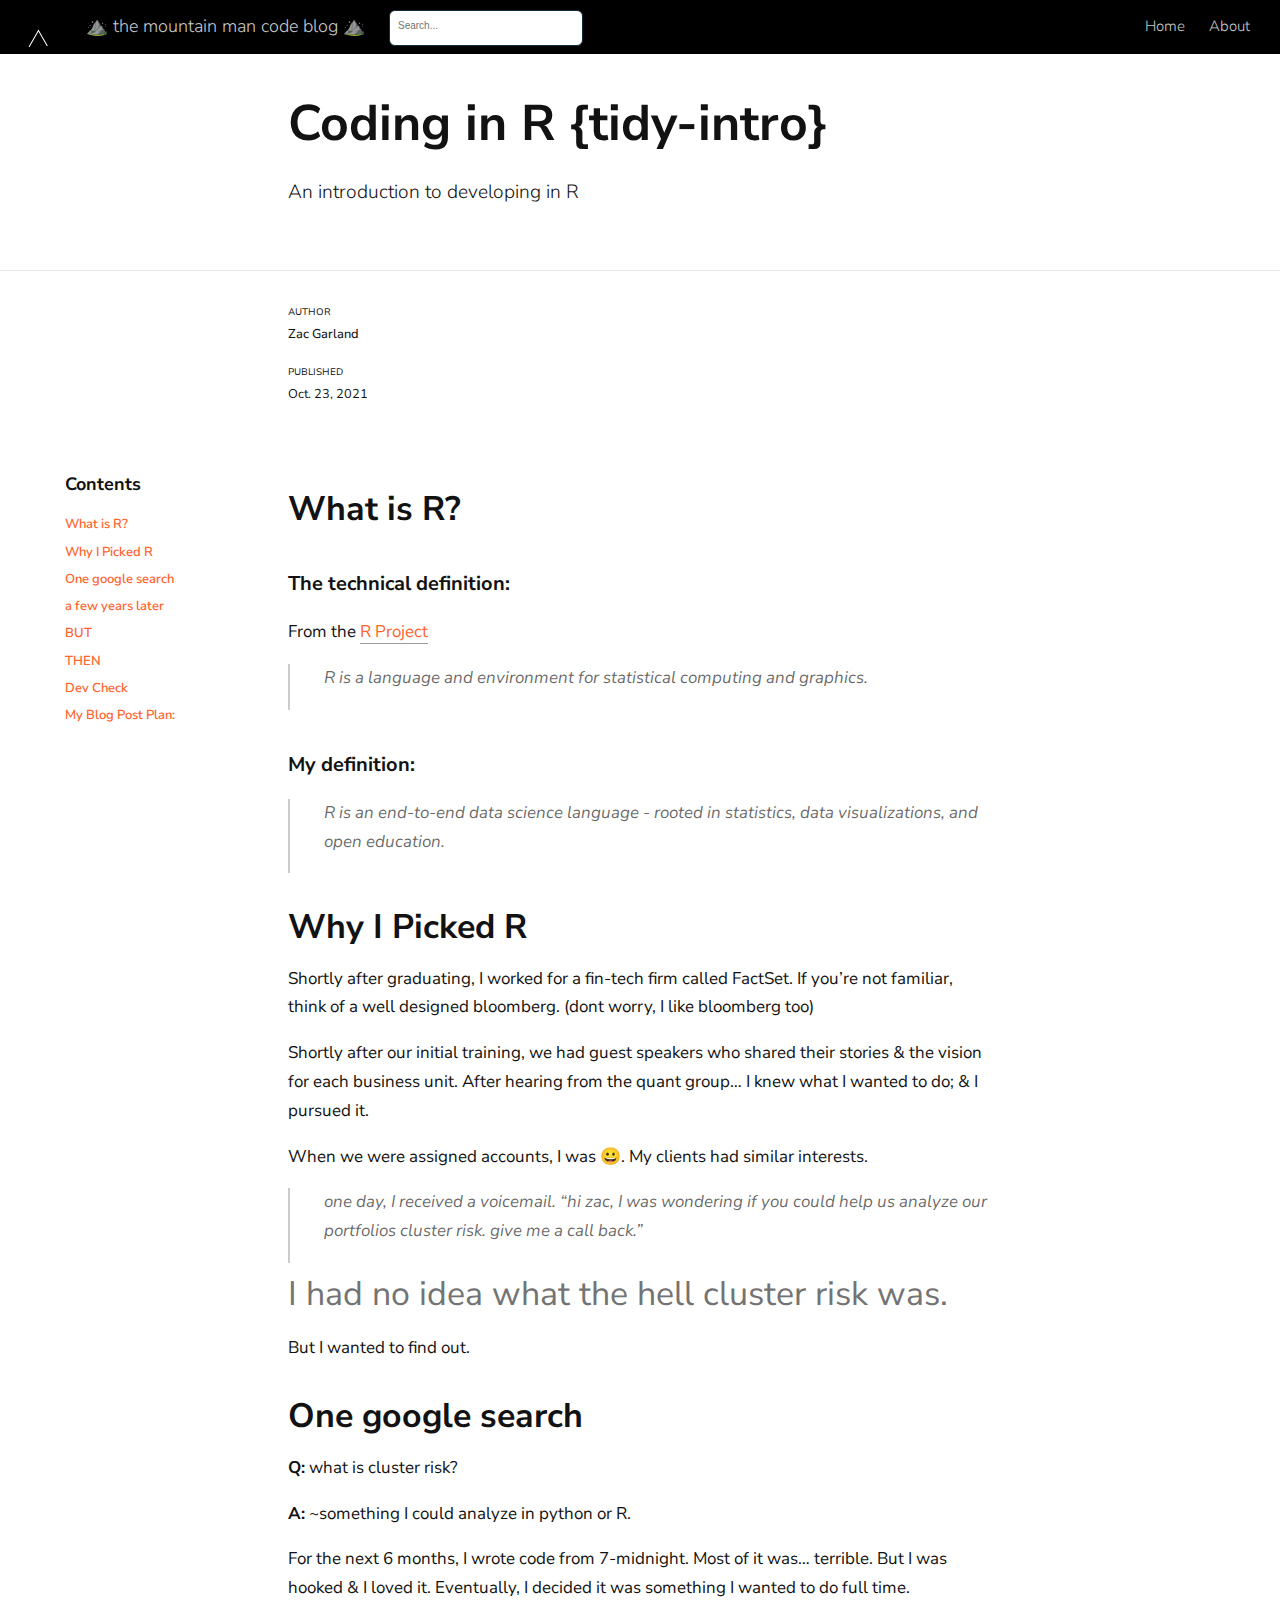
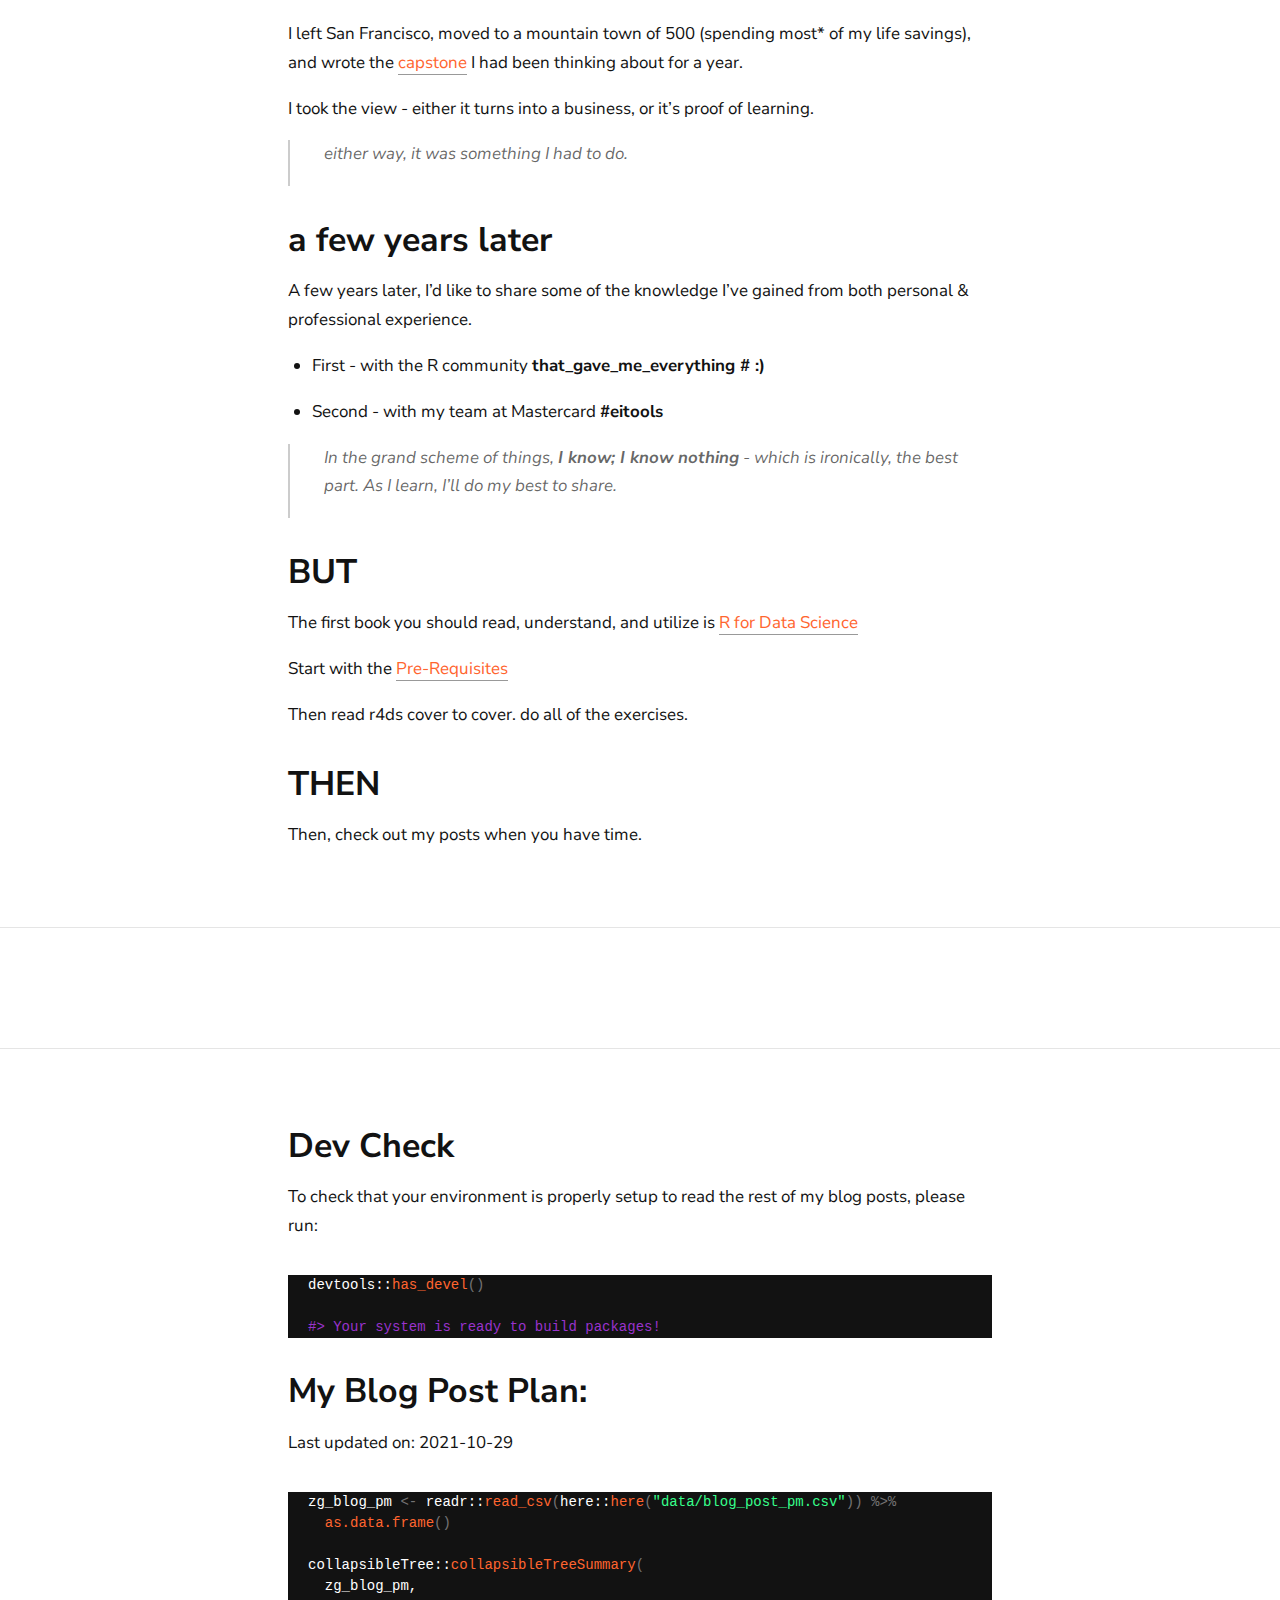
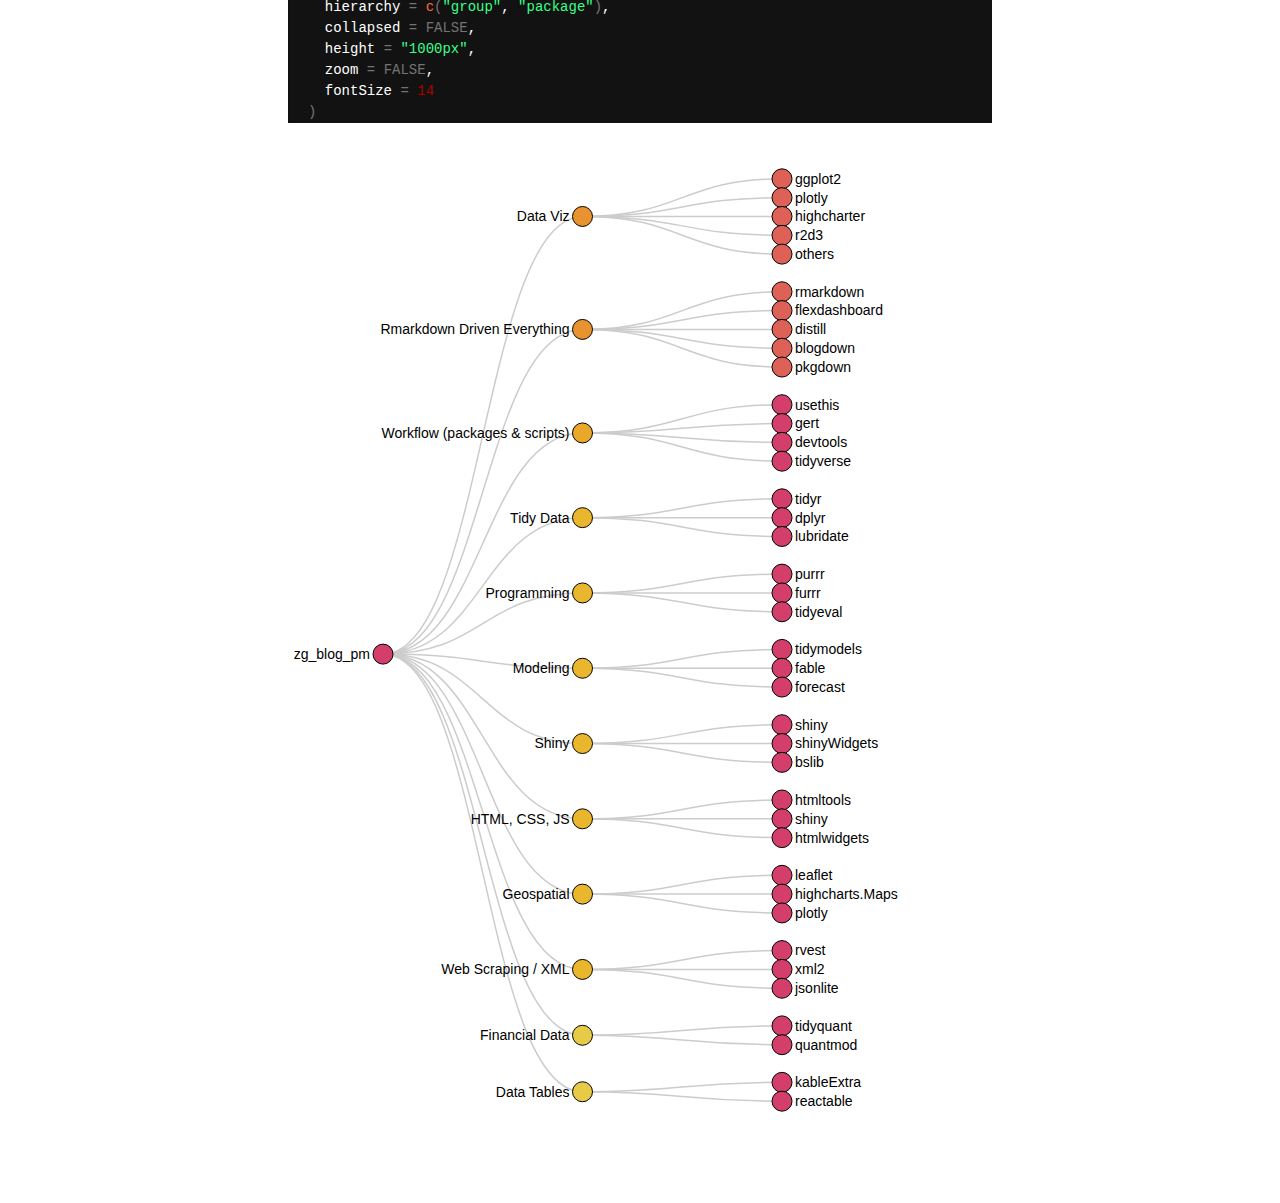
<file: posts/2021-10-23-coding-in-r-intro/index.html>
<!DOCTYPE html>

<html xmlns="http://www.w3.org/1999/xhtml" lang="" xml:lang="">

<head>
  <meta charset="utf-8"/>
  <meta name="viewport" content="width=device-width, initial-scale=1"/>
  <meta http-equiv="X-UA-Compatible" content="IE=Edge,chrome=1"/>
  <meta name="generator" content="distill" />

  <style type="text/css">
  /* Hide doc at startup (prevent jankiness while JS renders/transforms) */
  body {
    visibility: hidden;
  }
  </style>

 <!--radix_placeholder_import_source-->
 <!--/radix_placeholder_import_source-->

<style type="text/css">code{white-space: pre;}</style>
<style type="text/css" data-origin="pandoc">
code.sourceCode > span { display: inline-block; line-height: 1.25; }
code.sourceCode > span { color: inherit; text-decoration: inherit; }
code.sourceCode > span:empty { height: 1.2em; }
.sourceCode { overflow: visible; }
code.sourceCode { white-space: pre; position: relative; }
div.sourceCode { margin: 1em 0; }
pre.sourceCode { margin: 0; }
@media screen {
div.sourceCode { overflow: auto; }
}
@media print {
code.sourceCode { white-space: pre-wrap; }
code.sourceCode > span { text-indent: -5em; padding-left: 5em; }
}
pre.numberSource code
  { counter-reset: source-line 0; }
pre.numberSource code > span
  { position: relative; left: -4em; counter-increment: source-line; }
pre.numberSource code > span > a:first-child::before
  { content: counter(source-line);
    position: relative; left: -1em; text-align: right; vertical-align: baseline;
    border: none; display: inline-block;
    -webkit-touch-callout: none; -webkit-user-select: none;
    -khtml-user-select: none; -moz-user-select: none;
    -ms-user-select: none; user-select: none;
    padding: 0 4px; width: 4em;
    color: #aaaaaa;
  }
pre.numberSource { margin-left: 3em; border-left: 1px solid #aaaaaa;  padding-left: 4px; }
div.sourceCode
  {   }
@media screen {
code.sourceCode > span > a:first-child::before { text-decoration: underline; }
}
code span.al { color: #ad0000; } /* Alert */
code span.an { color: #5e5e5e; } /* Annotation */
code span.at { } /* Attribute */
code span.bn { color: #ad0000; } /* BaseN */
code span.bu { } /* BuiltIn */
code span.cf { color: #007ba5; } /* ControlFlow */
code span.ch { color: #20794d; } /* Char */
code span.cn { color: #8f5902; } /* Constant */
code span.co { color: #5e5e5e; } /* Comment */
code span.cv { color: #5e5e5e; font-style: italic; } /* CommentVar */
code span.do { color: #5e5e5e; font-style: italic; } /* Documentation */
code span.dt { color: #ad0000; } /* DataType */
code span.dv { color: #ad0000; } /* DecVal */
code span.er { color: #ad0000; } /* Error */
code span.ex { } /* Extension */
code span.fl { color: #ad0000; } /* Float */
code span.fu { color: #4758ab; } /* Function */
code span.im { } /* Import */
code span.in { color: #5e5e5e; } /* Information */
code span.kw { color: #007ba5; } /* Keyword */
code span.op { color: #5e5e5e; } /* Operator */
code span.ot { color: #007ba5; } /* Other */
code span.pp { color: #ad0000; } /* Preprocessor */
code span.sc { color: #5e5e5e; } /* SpecialChar */
code span.ss { color: #20794d; } /* SpecialString */
code span.st { color: #20794d; } /* String */
code span.va { color: #111111; } /* Variable */
code span.vs { color: #20794d; } /* VerbatimString */
code span.wa { color: #5e5e5e; font-style: italic; } /* Warning */
</style>


  <!--radix_placeholder_meta_tags-->
<title>⛰️ the mountain man code blog ⛰️: Coding in R {tidy-intro}</title>

<meta property="description" itemprop="description" content="An introduction to developing in R"/>

<link rel="icon" type="image/vnd.microsoft.icon" href="../../assets/img/favicon.ico"/>

<!--  https://schema.org/Article -->
<meta property="article:published" itemprop="datePublished" content="2021-10-23"/>
<meta property="article:created" itemprop="dateCreated" content="2021-10-23"/>
<meta name="article:author" content="Zac Garland"/>

<!--  https://developers.facebook.com/docs/sharing/webmasters#markup -->
<meta property="og:title" content="⛰️ the mountain man code blog ⛰️: Coding in R {tidy-intro}"/>
<meta property="og:type" content="article"/>
<meta property="og:description" content="An introduction to developing in R"/>
<meta property="og:locale" content="en_US"/>
<meta property="og:site_name" content="⛰️ the mountain man code blog ⛰️"/>

<!--  https://dev.twitter.com/cards/types/summary -->
<meta property="twitter:card" content="summary"/>
<meta property="twitter:title" content="⛰️ the mountain man code blog ⛰️: Coding in R {tidy-intro}"/>
<meta property="twitter:description" content="An introduction to developing in R"/>

<!--/radix_placeholder_meta_tags-->
  <!--radix_placeholder_rmarkdown_metadata-->

<script type="text/json" id="radix-rmarkdown-metadata">
{"type":"list","attributes":{"names":{"type":"character","attributes":{},"value":["title","description","author","date","preview","output"]}},"value":[{"type":"character","attributes":{},"value":["Coding in R {tidy-intro}"]},{"type":"character","attributes":{},"value":["An introduction to developing in R"]},{"type":"list","attributes":{},"value":[{"type":"list","attributes":{"names":{"type":"character","attributes":{},"value":["name"]}},"value":[{"type":"character","attributes":{},"value":["Zac Garland"]}]}]},{"type":"character","attributes":{},"value":["2021-10-23"]},{"type":"character","attributes":{},"value":["preview.png"]},{"type":"list","attributes":{"names":{"type":"character","attributes":{},"value":["distill::distill_article"]}},"value":[{"type":"list","attributes":{"names":{"type":"character","attributes":{},"value":["toc","toc_depth","self_contained","theme"]}},"value":[{"type":"logical","attributes":{},"value":[true]},{"type":"integer","attributes":{},"value":[2]},{"type":"logical","attributes":{},"value":[false]},{"type":"character","attributes":{},"value":["theme.css"]}]}]}]}
</script>
<!--/radix_placeholder_rmarkdown_metadata-->
  
  <script type="text/json" id="radix-resource-manifest">
  {"type":"character","attributes":{},"value":["coding-in-r-intro_files/anchor-4.2.2/anchor.min.js","coding-in-r-intro_files/bowser-1.9.3/bowser.min.js","coding-in-r-intro_files/collapsibleTree-0.1.6/collapsibleTree.css","coding-in-r-intro_files/collapsibleTree-0.1.6/d3-4.10.2/d3.min.js","coding-in-r-intro_files/collapsibleTree-0.1.6/d3-4.10.2/LICENSE","coding-in-r-intro_files/collapsibleTree-binding-0.1.7/collapsibleTree.js","coding-in-r-intro_files/d3-4.10.2/d3.min.js","coding-in-r-intro_files/d3-4.10.2/LICENSE","coding-in-r-intro_files/distill-2.2.21/template.v2.js","coding-in-r-intro_files/htmlwidgets-1.5.3/htmlwidgets.js","coding-in-r-intro_files/jquery-3.6.0/jquery-3.6.0.js","coding-in-r-intro_files/jquery-3.6.0/jquery-3.6.0.min.js","coding-in-r-intro_files/jquery-3.6.0/jquery-3.6.0.min.map","coding-in-r-intro_files/popper-2.6.0/popper.min.js","coding-in-r-intro_files/tippy-6.2.7/tippy-bundle.umd.min.js","coding-in-r-intro_files/tippy-6.2.7/tippy-light-border.css","coding-in-r-intro_files/tippy-6.2.7/tippy.css","coding-in-r-intro_files/tippy-6.2.7/tippy.umd.min.js","coding-in-r-intro_files/webcomponents-2.0.0/webcomponents.js","has_devel.png","preview.png"]}
  </script>
  <!--radix_placeholder_navigation_in_header-->
<meta name="distill:offset" content="../.."/>

<script type="application/javascript">

  window.headroom_prevent_pin = false;

  window.document.addEventListener("DOMContentLoaded", function (event) {

    // initialize headroom for banner
    var header = $('header').get(0);
    var headerHeight = header.offsetHeight;
    var headroom = new Headroom(header, {
      tolerance: 5,
      onPin : function() {
        if (window.headroom_prevent_pin) {
          window.headroom_prevent_pin = false;
          headroom.unpin();
        }
      }
    });
    headroom.init();
    if(window.location.hash)
      headroom.unpin();
    $(header).addClass('headroom--transition');

    // offset scroll location for banner on hash change
    // (see: https://github.com/WickyNilliams/headroom.js/issues/38)
    window.addEventListener("hashchange", function(event) {
      window.scrollTo(0, window.pageYOffset - (headerHeight + 25));
    });

    // responsive menu
    $('.distill-site-header').each(function(i, val) {
      var topnav = $(this);
      var toggle = topnav.find('.nav-toggle');
      toggle.on('click', function() {
        topnav.toggleClass('responsive');
      });
    });

    // nav dropdowns
    $('.nav-dropbtn').click(function(e) {
      $(this).next('.nav-dropdown-content').toggleClass('nav-dropdown-active');
      $(this).parent().siblings('.nav-dropdown')
         .children('.nav-dropdown-content').removeClass('nav-dropdown-active');
    });
    $("body").click(function(e){
      $('.nav-dropdown-content').removeClass('nav-dropdown-active');
    });
    $(".nav-dropdown").click(function(e){
      e.stopPropagation();
    });
  });
</script>

<style type="text/css">

/* Theme (user-documented overrideables for nav appearance) */

.distill-site-nav {
  color: rgba(255, 255, 255, 0.8);
  background-color: #0F2E3D;
  font-size: 15px;
  font-weight: 300;
}

.distill-site-nav a {
  color: inherit;
  text-decoration: none;
}

.distill-site-nav a:hover {
  color: white;
}

@media print {
  .distill-site-nav {
    display: none;
  }
}

.distill-site-header {

}

.distill-site-footer {

}


/* Site Header */

.distill-site-header {
  width: 100%;
  box-sizing: border-box;
  z-index: 3;
}

.distill-site-header .nav-left {
  display: inline-block;
  margin-left: 8px;
}

@media screen and (max-width: 768px) {
  .distill-site-header .nav-left {
    margin-left: 0;
  }
}


.distill-site-header .nav-right {
  float: right;
  margin-right: 8px;
}

.distill-site-header a,
.distill-site-header .title {
  display: inline-block;
  text-align: center;
  padding: 14px 10px 14px 10px;
}

.distill-site-header .title {
  font-size: 18px;
  min-width: 150px;
}

.distill-site-header .logo {
  padding: 0;
}

.distill-site-header .logo img {
  display: none;
  max-height: 20px;
  width: auto;
  margin-bottom: -4px;
}

.distill-site-header .nav-image img {
  max-height: 18px;
  width: auto;
  display: inline-block;
  margin-bottom: -3px;
}



@media screen and (min-width: 1000px) {
  .distill-site-header .logo img {
    display: inline-block;
  }
  .distill-site-header .nav-left {
    margin-left: 20px;
  }
  .distill-site-header .nav-right {
    margin-right: 20px;
  }
  .distill-site-header .title {
    padding-left: 12px;
  }
}


.distill-site-header .nav-toggle {
  display: none;
}

.nav-dropdown {
  display: inline-block;
  position: relative;
}

.nav-dropdown .nav-dropbtn {
  border: none;
  outline: none;
  color: rgba(255, 255, 255, 0.8);
  padding: 16px 10px;
  background-color: transparent;
  font-family: inherit;
  font-size: inherit;
  font-weight: inherit;
  margin: 0;
  margin-top: 1px;
  z-index: 2;
}

.nav-dropdown-content {
  display: none;
  position: absolute;
  background-color: white;
  min-width: 200px;
  border: 1px solid rgba(0,0,0,0.15);
  border-radius: 4px;
  box-shadow: 0px 8px 16px 0px rgba(0,0,0,0.1);
  z-index: 1;
  margin-top: 2px;
  white-space: nowrap;
  padding-top: 4px;
  padding-bottom: 4px;
}

.nav-dropdown-content hr {
  margin-top: 4px;
  margin-bottom: 4px;
  border: none;
  border-bottom: 1px solid rgba(0, 0, 0, 0.1);
}

.nav-dropdown-active {
  display: block;
}

.nav-dropdown-content a, .nav-dropdown-content .nav-dropdown-header {
  color: black;
  padding: 6px 24px;
  text-decoration: none;
  display: block;
  text-align: left;
}

.nav-dropdown-content .nav-dropdown-header {
  display: block;
  padding: 5px 24px;
  padding-bottom: 0;
  text-transform: uppercase;
  font-size: 14px;
  color: #999999;
  white-space: nowrap;
}

.nav-dropdown:hover .nav-dropbtn {
  color: white;
}

.nav-dropdown-content a:hover {
  background-color: #ddd;
  color: black;
}

.nav-right .nav-dropdown-content {
  margin-left: -45%;
  right: 0;
}

@media screen and (max-width: 768px) {
  .distill-site-header a, .distill-site-header .nav-dropdown  {display: none;}
  .distill-site-header a.nav-toggle {
    float: right;
    display: block;
  }
  .distill-site-header .title {
    margin-left: 0;
  }
  .distill-site-header .nav-right {
    margin-right: 0;
  }
  .distill-site-header {
    overflow: hidden;
  }
  .nav-right .nav-dropdown-content {
    margin-left: 0;
  }
}


@media screen and (max-width: 768px) {
  .distill-site-header.responsive {position: relative; min-height: 500px; }
  .distill-site-header.responsive a.nav-toggle {
    position: absolute;
    right: 0;
    top: 0;
  }
  .distill-site-header.responsive a,
  .distill-site-header.responsive .nav-dropdown {
    display: block;
    text-align: left;
  }
  .distill-site-header.responsive .nav-left,
  .distill-site-header.responsive .nav-right {
    width: 100%;
  }
  .distill-site-header.responsive .nav-dropdown {float: none;}
  .distill-site-header.responsive .nav-dropdown-content {position: relative;}
  .distill-site-header.responsive .nav-dropdown .nav-dropbtn {
    display: block;
    width: 100%;
    text-align: left;
  }
}

/* Site Footer */

.distill-site-footer {
  width: 100%;
  overflow: hidden;
  box-sizing: border-box;
  z-index: 3;
  margin-top: 30px;
  padding-top: 30px;
  padding-bottom: 30px;
  text-align: center;
}

/* Headroom */

d-title {
  padding-top: 6rem;
}

@media print {
  d-title {
    padding-top: 4rem;
  }
}

.headroom {
  z-index: 1000;
  position: fixed;
  top: 0;
  left: 0;
  right: 0;
}

.headroom--transition {
  transition: all .4s ease-in-out;
}

.headroom--unpinned {
  top: -100px;
}

.headroom--pinned {
  top: 0;
}

/* adjust viewport for navbar height */
/* helps vertically center bootstrap (non-distill) content */
.min-vh-100 {
  min-height: calc(100vh - 100px) !important;
}

</style>

<script src="../../site_libs/jquery-3.6.0/jquery-3.6.0.min.js"></script>
<link href="../../site_libs/font-awesome-5.1.0/css/all.css" rel="stylesheet"/>
<link href="../../site_libs/font-awesome-5.1.0/css/v4-shims.css" rel="stylesheet"/>
<script src="../../site_libs/headroom-0.9.4/headroom.min.js"></script>
<script src="../../site_libs/autocomplete-0.37.1/autocomplete.min.js"></script>
<script src="../../site_libs/fuse-6.4.1/fuse.min.js"></script>

<script type="application/javascript">

function getMeta(metaName) {
  var metas = document.getElementsByTagName('meta');
  for (let i = 0; i < metas.length; i++) {
    if (metas[i].getAttribute('name') === metaName) {
      return metas[i].getAttribute('content');
    }
  }
  return '';
}

function offsetURL(url) {
  var offset = getMeta('distill:offset');
  return offset ? offset + '/' + url : url;
}

function createFuseIndex() {

  // create fuse index
  var options = {
    keys: [
      { name: 'title', weight: 20 },
      { name: 'categories', weight: 15 },
      { name: 'description', weight: 10 },
      { name: 'contents', weight: 5 },
    ],
    ignoreLocation: true,
    threshold: 0
  };
  var fuse = new window.Fuse([], options);

  // fetch the main search.json
  return fetch(offsetURL('search.json'))
    .then(function(response) {
      if (response.status == 200) {
        return response.json().then(function(json) {
          // index main articles
          json.articles.forEach(function(article) {
            fuse.add(article);
          });
          // download collections and index their articles
          return Promise.all(json.collections.map(function(collection) {
            return fetch(offsetURL(collection)).then(function(response) {
              if (response.status === 200) {
                return response.json().then(function(articles) {
                  articles.forEach(function(article) {
                    fuse.add(article);
                  });
                })
              } else {
                return Promise.reject(
                  new Error('Unexpected status from search index request: ' +
                            response.status)
                );
              }
            });
          })).then(function() {
            return fuse;
          });
        });

      } else {
        return Promise.reject(
          new Error('Unexpected status from search index request: ' +
                      response.status)
        );
      }
    });
}

window.document.addEventListener("DOMContentLoaded", function (event) {

  // get search element (bail if we don't have one)
  var searchEl = window.document.getElementById('distill-search');
  if (!searchEl)
    return;

  createFuseIndex()
    .then(function(fuse) {

      // make search box visible
      searchEl.classList.remove('hidden');

      // initialize autocomplete
      var options = {
        autoselect: true,
        hint: false,
        minLength: 2,
      };
      window.autocomplete(searchEl, options, [{
        source: function(query, callback) {
          const searchOptions = {
            isCaseSensitive: false,
            shouldSort: true,
            minMatchCharLength: 2,
            limit: 10,
          };
          var results = fuse.search(query, searchOptions);
          callback(results
            .map(function(result) { return result.item; })
          );
        },
        templates: {
          suggestion: function(suggestion) {
            var img = suggestion.preview && Object.keys(suggestion.preview).length > 0
              ? `<img src="${offsetURL(suggestion.preview)}"</img>`
              : '';
            var html = `
              <div class="search-item">
                <h3>${suggestion.title}</h3>
                <div class="search-item-description">
                  ${suggestion.description || ''}
                </div>
                <div class="search-item-preview">
                  ${img}
                </div>
              </div>
            `;
            return html;
          }
        }
      }]).on('autocomplete:selected', function(event, suggestion) {
        window.location.href = offsetURL(suggestion.path);
      });
      // remove inline display style on autocompleter (we want to
      // manage responsive display via css)
      $('.algolia-autocomplete').css("display", "");
    })
    .catch(function(error) {
      console.log(error);
    });

});

</script>

<style type="text/css">

.nav-search {
  font-size: x-small;
}

/* Algolioa Autocomplete */

.algolia-autocomplete {
  display: inline-block;
  margin-left: 10px;
  vertical-align: sub;
  background-color: white;
  color: black;
  padding: 6px;
  padding-top: 8px;
  padding-bottom: 0;
  border-radius: 6px;
  border: 1px #0F2E3D solid;
  width: 180px;
}


@media screen and (max-width: 768px) {
  .distill-site-nav .algolia-autocomplete {
    display: none;
    visibility: hidden;
  }
  .distill-site-nav.responsive .algolia-autocomplete {
    display: inline-block;
    visibility: visible;
  }
  .distill-site-nav.responsive .algolia-autocomplete .aa-dropdown-menu {
    margin-left: 0;
    width: 400px;
    max-height: 400px;
  }
}

.algolia-autocomplete .aa-input, .algolia-autocomplete .aa-hint {
  width: 90%;
  outline: none;
  border: none;
}

.algolia-autocomplete .aa-hint {
  color: #999;
}
.algolia-autocomplete .aa-dropdown-menu {
  width: 550px;
  max-height: 70vh;
  overflow-x: visible;
  overflow-y: scroll;
  padding: 5px;
  margin-top: 3px;
  margin-left: -150px;
  background-color: #fff;
  border-radius: 5px;
  border: 1px solid #999;
  border-top: none;
}

.algolia-autocomplete .aa-dropdown-menu .aa-suggestion {
  cursor: pointer;
  padding: 5px 4px;
  border-bottom: 1px solid #eee;
}

.algolia-autocomplete .aa-dropdown-menu .aa-suggestion:last-of-type {
  border-bottom: none;
  margin-bottom: 2px;
}

.algolia-autocomplete .aa-dropdown-menu .aa-suggestion .search-item {
  overflow: hidden;
  font-size: 0.8em;
  line-height: 1.4em;
}

.algolia-autocomplete .aa-dropdown-menu .aa-suggestion .search-item h3 {
  font-size: 1rem;
  margin-block-start: 0;
  margin-block-end: 5px;
}

.algolia-autocomplete .aa-dropdown-menu .aa-suggestion .search-item-description {
  display: inline-block;
  overflow: hidden;
  height: 2.8em;
  width: 80%;
  margin-right: 4%;
}

.algolia-autocomplete .aa-dropdown-menu .aa-suggestion .search-item-preview {
  display: inline-block;
  width: 15%;
}

.algolia-autocomplete .aa-dropdown-menu .aa-suggestion .search-item-preview img {
  height: 3em;
  width: auto;
  display: none;
}

.algolia-autocomplete .aa-dropdown-menu .aa-suggestion .search-item-preview img[src] {
  display: initial;
}

.algolia-autocomplete .aa-dropdown-menu .aa-suggestion.aa-cursor {
  background-color: #eee;
}
.algolia-autocomplete .aa-dropdown-menu .aa-suggestion em {
  font-weight: bold;
  font-style: normal;
}

</style>


<!--/radix_placeholder_navigation_in_header-->
  <!--radix_placeholder_distill-->

<style type="text/css">

body {
  background-color: white;
}

.pandoc-table {
  width: 100%;
}

.pandoc-table>caption {
  margin-bottom: 10px;
}

.pandoc-table th:not([align]) {
  text-align: left;
}

.pagedtable-footer {
  font-size: 15px;
}

d-byline .byline {
  grid-template-columns: 2fr 2fr;
}

d-byline .byline h3 {
  margin-block-start: 1.5em;
}

d-byline .byline .authors-affiliations h3 {
  margin-block-start: 0.5em;
}

.authors-affiliations .orcid-id {
  width: 16px;
  height:16px;
  margin-left: 4px;
  margin-right: 4px;
  vertical-align: middle;
  padding-bottom: 2px;
}

d-title .dt-tags {
  margin-top: 1em;
  grid-column: text;
}

.dt-tags .dt-tag {
  text-decoration: none;
  display: inline-block;
  color: rgba(0,0,0,0.6);
  padding: 0em 0.4em;
  margin-right: 0.5em;
  margin-bottom: 0.4em;
  font-size: 70%;
  border: 1px solid rgba(0,0,0,0.2);
  border-radius: 3px;
  text-transform: uppercase;
  font-weight: 500;
}

d-article table.gt_table td,
d-article table.gt_table th {
  border-bottom: none;
}

.html-widget {
  margin-bottom: 2.0em;
}

.l-screen-inset {
  padding-right: 16px;
}

.l-screen .caption {
  margin-left: 10px;
}

.shaded {
  background: rgb(247, 247, 247);
  padding-top: 20px;
  padding-bottom: 20px;
  border-top: 1px solid rgba(0, 0, 0, 0.1);
  border-bottom: 1px solid rgba(0, 0, 0, 0.1);
}

.shaded .html-widget {
  margin-bottom: 0;
  border: 1px solid rgba(0, 0, 0, 0.1);
}

.shaded .shaded-content {
  background: white;
}

.text-output {
  margin-top: 0;
  line-height: 1.5em;
}

.hidden {
  display: none !important;
}

d-article {
  padding-top: 2.5rem;
  padding-bottom: 30px;
}

d-appendix {
  padding-top: 30px;
}

d-article>p>img {
  width: 100%;
}

d-article h2 {
  margin: 1rem 0 1.5rem 0;
}

d-article h3 {
  margin-top: 1.5rem;
}

d-article iframe {
  border: 1px solid rgba(0, 0, 0, 0.1);
  margin-bottom: 2.0em;
  width: 100%;
}

/* Tweak code blocks */

d-article div.sourceCode code,
d-article pre code {
  font-family: Consolas, Monaco, 'Andale Mono', 'Ubuntu Mono', monospace;
}

d-article pre,
d-article div.sourceCode,
d-article div.sourceCode pre {
  overflow: auto;
}

d-article div.sourceCode {
  background-color: white;
}

d-article div.sourceCode pre {
  padding-left: 10px;
  font-size: 12px;
  border-left: 2px solid rgba(0,0,0,0.1);
}

d-article pre {
  font-size: 12px;
  color: black;
  background: none;
  margin-top: 0;
  text-align: left;
  white-space: pre;
  word-spacing: normal;
  word-break: normal;
  word-wrap: normal;
  line-height: 1.5;

  -moz-tab-size: 4;
  -o-tab-size: 4;
  tab-size: 4;

  -webkit-hyphens: none;
  -moz-hyphens: none;
  -ms-hyphens: none;
  hyphens: none;
}

d-article pre a {
  border-bottom: none;
}

d-article pre a:hover {
  border-bottom: none;
  text-decoration: underline;
}

d-article details {
  grid-column: text;
  margin-bottom: 0.8em;
}

@media(min-width: 768px) {

d-article pre,
d-article div.sourceCode,
d-article div.sourceCode pre {
  overflow: visible !important;
}

d-article div.sourceCode pre {
  padding-left: 18px;
  font-size: 14px;
}

d-article pre {
  font-size: 14px;
}

}

figure img.external {
  background: white;
  border: 1px solid rgba(0, 0, 0, 0.1);
  box-shadow: 0 1px 8px rgba(0, 0, 0, 0.1);
  padding: 18px;
  box-sizing: border-box;
}

/* CSS for d-contents */

.d-contents {
  grid-column: text;
  color: rgba(0,0,0,0.8);
  font-size: 0.9em;
  padding-bottom: 1em;
  margin-bottom: 1em;
  padding-bottom: 0.5em;
  margin-bottom: 1em;
  padding-left: 0.25em;
  justify-self: start;
}

@media(min-width: 1000px) {
  .d-contents.d-contents-float {
    height: 0;
    grid-column-start: 1;
    grid-column-end: 4;
    justify-self: center;
    padding-right: 3em;
    padding-left: 2em;
  }
}

.d-contents nav h3 {
  font-size: 18px;
  margin-top: 0;
  margin-bottom: 1em;
}

.d-contents li {
  list-style-type: none
}

.d-contents nav > ul {
  padding-left: 0;
}

.d-contents ul {
  padding-left: 1em
}

.d-contents nav ul li {
  margin-top: 0.6em;
  margin-bottom: 0.2em;
}

.d-contents nav a {
  font-size: 13px;
  border-bottom: none;
  text-decoration: none
  color: rgba(0, 0, 0, 0.8);
}

.d-contents nav a:hover {
  text-decoration: underline solid rgba(0, 0, 0, 0.6)
}

.d-contents nav > ul > li > a {
  font-weight: 600;
}

.d-contents nav > ul > li > ul {
  font-weight: inherit;
}

.d-contents nav > ul > li > ul > li {
  margin-top: 0.2em;
}


.d-contents nav ul {
  margin-top: 0;
  margin-bottom: 0.25em;
}

.d-article-with-toc h2:nth-child(2) {
  margin-top: 0;
}


/* Figure */

.figure {
  position: relative;
  margin-bottom: 2.5em;
  margin-top: 1.5em;
}

.figure img {
  width: 100%;
}

.figure .caption {
  color: rgba(0, 0, 0, 0.6);
  font-size: 12px;
  line-height: 1.5em;
}

.figure img.external {
  background: white;
  border: 1px solid rgba(0, 0, 0, 0.1);
  box-shadow: 0 1px 8px rgba(0, 0, 0, 0.1);
  padding: 18px;
  box-sizing: border-box;
}

.figure .caption a {
  color: rgba(0, 0, 0, 0.6);
}

.figure .caption b,
.figure .caption strong, {
  font-weight: 600;
  color: rgba(0, 0, 0, 1.0);
}

/* Citations */

d-article .citation {
  color: inherit;
  cursor: inherit;
}

div.hanging-indent{
  margin-left: 1em; text-indent: -1em;
}

/* Citation hover box */

.tippy-box[data-theme~=light-border] {
  background-color: rgba(250, 250, 250, 0.95);
}

.tippy-content > p {
  margin-bottom: 0;
  padding: 2px;
}


/* Tweak 1000px media break to show more text */

@media(min-width: 1000px) {
  .base-grid,
  distill-header,
  d-title,
  d-abstract,
  d-article,
  d-appendix,
  distill-appendix,
  d-byline,
  d-footnote-list,
  d-citation-list,
  distill-footer {
    grid-template-columns: [screen-start] 1fr [page-start kicker-start] 80px [middle-start] 50px [text-start kicker-end] 65px 65px 65px 65px 65px 65px 65px 65px [text-end gutter-start] 65px [middle-end] 65px [page-end gutter-end] 1fr [screen-end];
    grid-column-gap: 16px;
  }

  .grid {
    grid-column-gap: 16px;
  }

  d-article {
    font-size: 1.06rem;
    line-height: 1.7em;
  }
  figure .caption, .figure .caption, figure figcaption {
    font-size: 13px;
  }
}

@media(min-width: 1180px) {
  .base-grid,
  distill-header,
  d-title,
  d-abstract,
  d-article,
  d-appendix,
  distill-appendix,
  d-byline,
  d-footnote-list,
  d-citation-list,
  distill-footer {
    grid-template-columns: [screen-start] 1fr [page-start kicker-start] 60px [middle-start] 60px [text-start kicker-end] 60px 60px 60px 60px 60px 60px 60px 60px [text-end gutter-start] 60px [middle-end] 60px [page-end gutter-end] 1fr [screen-end];
    grid-column-gap: 32px;
  }

  .grid {
    grid-column-gap: 32px;
  }
}


/* Get the citation styles for the appendix (not auto-injected on render since
   we do our own rendering of the citation appendix) */

d-appendix .citation-appendix,
.d-appendix .citation-appendix {
  font-size: 11px;
  line-height: 15px;
  border-left: 1px solid rgba(0, 0, 0, 0.1);
  padding-left: 18px;
  border: 1px solid rgba(0,0,0,0.1);
  background: rgba(0, 0, 0, 0.02);
  padding: 10px 18px;
  border-radius: 3px;
  color: rgba(150, 150, 150, 1);
  overflow: hidden;
  margin-top: -12px;
  white-space: pre-wrap;
  word-wrap: break-word;
}

/* Include appendix styles here so they can be overridden */

d-appendix {
  contain: layout style;
  font-size: 0.8em;
  line-height: 1.7em;
  margin-top: 60px;
  margin-bottom: 0;
  border-top: 1px solid rgba(0, 0, 0, 0.1);
  color: rgba(0,0,0,0.5);
  padding-top: 60px;
  padding-bottom: 48px;
}

d-appendix h3 {
  grid-column: page-start / text-start;
  font-size: 15px;
  font-weight: 500;
  margin-top: 1em;
  margin-bottom: 0;
  color: rgba(0,0,0,0.65);
}

d-appendix h3 + * {
  margin-top: 1em;
}

d-appendix ol {
  padding: 0 0 0 15px;
}

@media (min-width: 768px) {
  d-appendix ol {
    padding: 0 0 0 30px;
    margin-left: -30px;
  }
}

d-appendix li {
  margin-bottom: 1em;
}

d-appendix a {
  color: rgba(0, 0, 0, 0.6);
}

d-appendix > * {
  grid-column: text;
}

d-appendix > d-footnote-list,
d-appendix > d-citation-list,
d-appendix > distill-appendix {
  grid-column: screen;
}

/* Include footnote styles here so they can be overridden */

d-footnote-list {
  contain: layout style;
}

d-footnote-list > * {
  grid-column: text;
}

d-footnote-list a.footnote-backlink {
  color: rgba(0,0,0,0.3);
  padding-left: 0.5em;
}



/* Anchor.js */

.anchorjs-link {
  /*transition: all .25s linear; */
  text-decoration: none;
  border-bottom: none;
}
*:hover > .anchorjs-link {
  margin-left: -1.125em !important;
  text-decoration: none;
  border-bottom: none;
}

/* Social footer */

.social_footer {
  margin-top: 30px;
  margin-bottom: 0;
  color: rgba(0,0,0,0.67);
}

.disqus-comments {
  margin-right: 30px;
}

.disqus-comment-count {
  border-bottom: 1px solid rgba(0, 0, 0, 0.4);
  cursor: pointer;
}

#disqus_thread {
  margin-top: 30px;
}

.article-sharing a {
  border-bottom: none;
  margin-right: 8px;
}

.article-sharing a:hover {
  border-bottom: none;
}

.sidebar-section.subscribe {
  font-size: 12px;
  line-height: 1.6em;
}

.subscribe p {
  margin-bottom: 0.5em;
}


.article-footer .subscribe {
  font-size: 15px;
  margin-top: 45px;
}


.sidebar-section.custom {
  font-size: 12px;
  line-height: 1.6em;
}

.custom p {
  margin-bottom: 0.5em;
}

/* Styles for listing layout (hide title) */
.layout-listing d-title, .layout-listing .d-title {
  display: none;
}

/* Styles for posts lists (not auto-injected) */


.posts-with-sidebar {
  padding-left: 45px;
  padding-right: 45px;
}

.posts-list .description h2,
.posts-list .description p {
  font-family: -apple-system, BlinkMacSystemFont, "Segoe UI", Roboto, Oxygen, Ubuntu, Cantarell, "Fira Sans", "Droid Sans", "Helvetica Neue", Arial, sans-serif;
}

.posts-list .description h2 {
  font-weight: 700;
  border-bottom: none;
  padding-bottom: 0;
}

.posts-list h2.post-tag {
  border-bottom: 1px solid rgba(0, 0, 0, 0.2);
  padding-bottom: 12px;
}
.posts-list {
  margin-top: 60px;
  margin-bottom: 24px;
}

.posts-list .post-preview {
  text-decoration: none;
  overflow: hidden;
  display: block;
  border-bottom: 1px solid rgba(0, 0, 0, 0.1);
  padding: 24px 0;
}

.post-preview-last {
  border-bottom: none !important;
}

.posts-list .posts-list-caption {
  grid-column: screen;
  font-weight: 400;
}

.posts-list .post-preview h2 {
  margin: 0 0 6px 0;
  line-height: 1.2em;
  font-style: normal;
  font-size: 24px;
}

.posts-list .post-preview p {
  margin: 0 0 12px 0;
  line-height: 1.4em;
  font-size: 16px;
}

.posts-list .post-preview .thumbnail {
  box-sizing: border-box;
  margin-bottom: 24px;
  position: relative;
  max-width: 500px;
}
.posts-list .post-preview img {
  width: 100%;
  display: block;
}

.posts-list .metadata {
  font-size: 12px;
  line-height: 1.4em;
  margin-bottom: 18px;
}

.posts-list .metadata > * {
  display: inline-block;
}

.posts-list .metadata .publishedDate {
  margin-right: 2em;
}

.posts-list .metadata .dt-authors {
  display: block;
  margin-top: 0.3em;
  margin-right: 2em;
}

.posts-list .dt-tags {
  display: block;
  line-height: 1em;
}

.posts-list .dt-tags .dt-tag {
  display: inline-block;
  color: rgba(0,0,0,0.6);
  padding: 0.3em 0.4em;
  margin-right: 0.2em;
  margin-bottom: 0.4em;
  font-size: 60%;
  border: 1px solid rgba(0,0,0,0.2);
  border-radius: 3px;
  text-transform: uppercase;
  font-weight: 500;
}

.posts-list img {
  opacity: 1;
}

.posts-list img[data-src] {
  opacity: 0;
}

.posts-more {
  clear: both;
}


.posts-sidebar {
  font-size: 16px;
}

.posts-sidebar h3 {
  font-size: 16px;
  margin-top: 0;
  margin-bottom: 0.5em;
  font-weight: 400;
  text-transform: uppercase;
}

.sidebar-section {
  margin-bottom: 30px;
}

.categories ul {
  list-style-type: none;
  margin: 0;
  padding: 0;
}

.categories li {
  color: rgba(0, 0, 0, 0.8);
  margin-bottom: 0;
}

.categories li>a {
  border-bottom: none;
}

.categories li>a:hover {
  border-bottom: 1px solid rgba(0, 0, 0, 0.4);
}

.categories .active {
  font-weight: 600;
}

.categories .category-count {
  color: rgba(0, 0, 0, 0.4);
}


@media(min-width: 768px) {
  .posts-list .post-preview h2 {
    font-size: 26px;
  }
  .posts-list .post-preview .thumbnail {
    float: right;
    width: 30%;
    margin-bottom: 0;
  }
  .posts-list .post-preview .description {
    float: left;
    width: 45%;
  }
  .posts-list .post-preview .metadata {
    float: left;
    width: 20%;
    margin-top: 8px;
  }
  .posts-list .post-preview p {
    margin: 0 0 12px 0;
    line-height: 1.5em;
    font-size: 16px;
  }
  .posts-with-sidebar .posts-list {
    float: left;
    width: 75%;
  }
  .posts-with-sidebar .posts-sidebar {
    float: right;
    width: 20%;
    margin-top: 60px;
    padding-top: 24px;
    padding-bottom: 24px;
  }
}


/* Improve display for browsers without grid (IE/Edge <= 15) */

.downlevel {
  line-height: 1.6em;
  font-family: -apple-system, BlinkMacSystemFont, "Segoe UI", Roboto, Oxygen, Ubuntu, Cantarell, "Fira Sans", "Droid Sans", "Helvetica Neue", Arial, sans-serif;
  margin: 0;
}

.downlevel .d-title {
  padding-top: 6rem;
  padding-bottom: 1.5rem;
}

.downlevel .d-title h1 {
  font-size: 50px;
  font-weight: 700;
  line-height: 1.1em;
  margin: 0 0 0.5rem;
}

.downlevel .d-title p {
  font-weight: 300;
  font-size: 1.2rem;
  line-height: 1.55em;
  margin-top: 0;
}

.downlevel .d-byline {
  padding-top: 0.8em;
  padding-bottom: 0.8em;
  font-size: 0.8rem;
  line-height: 1.8em;
}

.downlevel .section-separator {
  border: none;
  border-top: 1px solid rgba(0, 0, 0, 0.1);
}

.downlevel .d-article {
  font-size: 1.06rem;
  line-height: 1.7em;
  padding-top: 1rem;
  padding-bottom: 2rem;
}


.downlevel .d-appendix {
  padding-left: 0;
  padding-right: 0;
  max-width: none;
  font-size: 0.8em;
  line-height: 1.7em;
  margin-bottom: 0;
  color: rgba(0,0,0,0.5);
  padding-top: 40px;
  padding-bottom: 48px;
}

.downlevel .footnotes ol {
  padding-left: 13px;
}

.downlevel .base-grid,
.downlevel .distill-header,
.downlevel .d-title,
.downlevel .d-abstract,
.downlevel .d-article,
.downlevel .d-appendix,
.downlevel .distill-appendix,
.downlevel .d-byline,
.downlevel .d-footnote-list,
.downlevel .d-citation-list,
.downlevel .distill-footer,
.downlevel .appendix-bottom,
.downlevel .posts-container {
  padding-left: 40px;
  padding-right: 40px;
}

@media(min-width: 768px) {
  .downlevel .base-grid,
  .downlevel .distill-header,
  .downlevel .d-title,
  .downlevel .d-abstract,
  .downlevel .d-article,
  .downlevel .d-appendix,
  .downlevel .distill-appendix,
  .downlevel .d-byline,
  .downlevel .d-footnote-list,
  .downlevel .d-citation-list,
  .downlevel .distill-footer,
  .downlevel .appendix-bottom,
  .downlevel .posts-container {
  padding-left: 150px;
  padding-right: 150px;
  max-width: 900px;
}
}

.downlevel pre code {
  display: block;
  border-left: 2px solid rgba(0, 0, 0, .1);
  padding: 0 0 0 20px;
  font-size: 14px;
}

.downlevel code, .downlevel pre {
  color: black;
  background: none;
  font-family: Consolas, Monaco, 'Andale Mono', 'Ubuntu Mono', monospace;
  text-align: left;
  white-space: pre;
  word-spacing: normal;
  word-break: normal;
  word-wrap: normal;
  line-height: 1.5;

  -moz-tab-size: 4;
  -o-tab-size: 4;
  tab-size: 4;

  -webkit-hyphens: none;
  -moz-hyphens: none;
  -ms-hyphens: none;
  hyphens: none;
}

.downlevel .posts-list .post-preview {
  color: inherit;
}



</style>

<script type="application/javascript">

function is_downlevel_browser() {
  if (bowser.isUnsupportedBrowser({ msie: "12", msedge: "16"},
                                 window.navigator.userAgent)) {
    return true;
  } else {
    return window.load_distill_framework === undefined;
  }
}

// show body when load is complete
function on_load_complete() {

  // add anchors
  if (window.anchors) {
    window.anchors.options.placement = 'left';
    window.anchors.add('d-article > h2, d-article > h3, d-article > h4, d-article > h5');
  }


  // set body to visible
  document.body.style.visibility = 'visible';

  // force redraw for leaflet widgets
  if (window.HTMLWidgets) {
    var maps = window.HTMLWidgets.findAll(".leaflet");
    $.each(maps, function(i, el) {
      var map = this.getMap();
      map.invalidateSize();
      map.eachLayer(function(layer) {
        if (layer instanceof L.TileLayer)
          layer.redraw();
      });
    });
  }

  // trigger 'shown' so htmlwidgets resize
  $('d-article').trigger('shown');
}

function init_distill() {

  init_common();

  // create front matter
  var front_matter = $('<d-front-matter></d-front-matter>');
  $('#distill-front-matter').wrap(front_matter);

  // create d-title
  $('.d-title').changeElementType('d-title');

  // create d-byline
  var byline = $('<d-byline></d-byline>');
  $('.d-byline').replaceWith(byline);

  // create d-article
  var article = $('<d-article></d-article>');
  $('.d-article').wrap(article).children().unwrap();

  // move posts container into article
  $('.posts-container').appendTo($('d-article'));

  // create d-appendix
  $('.d-appendix').changeElementType('d-appendix');

  // flag indicating that we have appendix items
  var appendix = $('.appendix-bottom').children('h3').length > 0;

  // replace footnotes with <d-footnote>
  $('.footnote-ref').each(function(i, val) {
    appendix = true;
    var href = $(this).attr('href');
    var id = href.replace('#', '');
    var fn = $('#' + id);
    var fn_p = $('#' + id + '>p');
    fn_p.find('.footnote-back').remove();
    var text = fn_p.html();
    var dtfn = $('<d-footnote></d-footnote>');
    dtfn.html(text);
    $(this).replaceWith(dtfn);
  });
  // remove footnotes
  $('.footnotes').remove();

  // move refs into #references-listing
  $('#references-listing').replaceWith($('#refs'));

  $('h1.appendix, h2.appendix').each(function(i, val) {
    $(this).changeElementType('h3');
  });
  $('h3.appendix').each(function(i, val) {
    var id = $(this).attr('id');
    $('.d-contents a[href="#' + id + '"]').parent().remove();
    appendix = true;
    $(this).nextUntil($('h1, h2, h3')).addBack().appendTo($('d-appendix'));
  });

  // show d-appendix if we have appendix content
  $("d-appendix").css('display', appendix ? 'grid' : 'none');

  // localize layout chunks to just output
  $('.layout-chunk').each(function(i, val) {

    // capture layout
    var layout = $(this).attr('data-layout');

    // apply layout to markdown level block elements
    var elements = $(this).children().not('details, div.sourceCode, pre, script');
    elements.each(function(i, el) {
      var layout_div = $('<div class="' + layout + '"></div>');
      if (layout_div.hasClass('shaded')) {
        var shaded_content = $('<div class="shaded-content"></div>');
        $(this).wrap(shaded_content);
        $(this).parent().wrap(layout_div);
      } else {
        $(this).wrap(layout_div);
      }
    });


    // unwrap the layout-chunk div
    $(this).children().unwrap();
  });

  // remove code block used to force  highlighting css
  $('.distill-force-highlighting-css').parent().remove();

  // remove empty line numbers inserted by pandoc when using a
  // custom syntax highlighting theme
  $('code.sourceCode a:empty').remove();

  // load distill framework
  load_distill_framework();

  // wait for window.distillRunlevel == 4 to do post processing
  function distill_post_process() {

    if (!window.distillRunlevel || window.distillRunlevel < 4)
      return;

    // hide author/affiliations entirely if we have no authors
    var front_matter = JSON.parse($("#distill-front-matter").html());
    var have_authors = front_matter.authors && front_matter.authors.length > 0;
    if (!have_authors)
      $('d-byline').addClass('hidden');

    // article with toc class
    $('.d-contents').parent().addClass('d-article-with-toc');

    // strip links that point to #
    $('.authors-affiliations').find('a[href="#"]').removeAttr('href');

    // add orcid ids
    $('.authors-affiliations').find('.author').each(function(i, el) {
      var orcid_id = front_matter.authors[i].orcidID;
      if (orcid_id) {
        var a = $('<a></a>');
        a.attr('href', 'https://orcid.org/' + orcid_id);
        var img = $('<img></img>');
        img.addClass('orcid-id');
        img.attr('alt', 'ORCID ID');
        img.attr('src','[data-uri]');
        a.append(img);
        $(this).append(a);
      }
    });

    // hide elements of author/affiliations grid that have no value
    function hide_byline_column(caption) {
      $('d-byline').find('h3:contains("' + caption + '")').parent().css('visibility', 'hidden');
    }

    // affiliations
    var have_affiliations = false;
    for (var i = 0; i<front_matter.authors.length; ++i) {
      var author = front_matter.authors[i];
      if (author.affiliation !== "&nbsp;") {
        have_affiliations = true;
        break;
      }
    }
    if (!have_affiliations)
      $('d-byline').find('h3:contains("Affiliations")').css('visibility', 'hidden');

    // published date
    if (!front_matter.publishedDate)
      hide_byline_column("Published");

    // document object identifier
    var doi = $('d-byline').find('h3:contains("DOI")');
    var doi_p = doi.next().empty();
    if (!front_matter.doi) {
      // if we have a citation and valid citationText then link to that
      if ($('#citation').length > 0 && front_matter.citationText) {
        doi.html('Citation');
        $('<a href="#citation"></a>')
          .text(front_matter.citationText)
          .appendTo(doi_p);
      } else {
        hide_byline_column("DOI");
      }
    } else {
      $('<a></a>')
         .attr('href', "https://doi.org/" + front_matter.doi)
         .html(front_matter.doi)
         .appendTo(doi_p);
    }

     // change plural form of authors/affiliations
    if (front_matter.authors.length === 1) {
      var grid = $('.authors-affiliations');
      grid.children('h3:contains("Authors")').text('Author');
      grid.children('h3:contains("Affiliations")').text('Affiliation');
    }

    // remove d-appendix and d-footnote-list local styles
    $('d-appendix > style:first-child').remove();
    $('d-footnote-list > style:first-child').remove();

    // move appendix-bottom entries to the bottom
    $('.appendix-bottom').appendTo('d-appendix').children().unwrap();
    $('.appendix-bottom').remove();

    // hoverable references
    $('span.citation[data-cites]').each(function() {
      var refs = $(this).attr('data-cites').split(" ");
      var refHtml = refs.map(function(ref) {
        return "<p>" + $('#ref-' + ref).html() + "</p>";
      }).join("\n");
      window.tippy(this, {
        allowHTML: true,
        content: refHtml,
        maxWidth: 500,
        interactive: true,
        interactiveBorder: 10,
        theme: 'light-border',
        placement: 'bottom-start'
      });
    });

    // clear polling timer
    clearInterval(tid);

    // show body now that everything is ready
    on_load_complete();
  }

  var tid = setInterval(distill_post_process, 50);
  distill_post_process();

}

function init_downlevel() {

  init_common();

   // insert hr after d-title
  $('.d-title').after($('<hr class="section-separator"/>'));

  // check if we have authors
  var front_matter = JSON.parse($("#distill-front-matter").html());
  var have_authors = front_matter.authors && front_matter.authors.length > 0;

  // manage byline/border
  if (!have_authors)
    $('.d-byline').remove();
  $('.d-byline').after($('<hr class="section-separator"/>'));
  $('.d-byline a').remove();

  // remove toc
  $('.d-contents').remove();

  // move appendix elements
  $('h1.appendix, h2.appendix').each(function(i, val) {
    $(this).changeElementType('h3');
  });
  $('h3.appendix').each(function(i, val) {
    $(this).nextUntil($('h1, h2, h3')).addBack().appendTo($('.d-appendix'));
  });


  // inject headers into references and footnotes
  var refs_header = $('<h3></h3>');
  refs_header.text('References');
  $('#refs').prepend(refs_header);

  var footnotes_header = $('<h3></h3');
  footnotes_header.text('Footnotes');
  $('.footnotes').children('hr').first().replaceWith(footnotes_header);

  // move appendix-bottom entries to the bottom
  $('.appendix-bottom').appendTo('.d-appendix').children().unwrap();
  $('.appendix-bottom').remove();

  // remove appendix if it's empty
  if ($('.d-appendix').children().length === 0)
    $('.d-appendix').remove();

  // prepend separator above appendix
  $('.d-appendix').before($('<hr class="section-separator" style="clear: both"/>'));

  // trim code
  $('pre>code').each(function(i, val) {
    $(this).html($.trim($(this).html()));
  });

  // move posts-container right before article
  $('.posts-container').insertBefore($('.d-article'));

  $('body').addClass('downlevel');

  on_load_complete();
}


function init_common() {

  // jquery plugin to change element types
  (function($) {
    $.fn.changeElementType = function(newType) {
      var attrs = {};

      $.each(this[0].attributes, function(idx, attr) {
        attrs[attr.nodeName] = attr.nodeValue;
      });

      this.replaceWith(function() {
        return $("<" + newType + "/>", attrs).append($(this).contents());
      });
    };
  })(jQuery);

  // prevent underline for linked images
  $('a > img').parent().css({'border-bottom' : 'none'});

  // mark non-body figures created by knitr chunks as 100% width
  $('.layout-chunk').each(function(i, val) {
    var figures = $(this).find('img, .html-widget');
    if ($(this).attr('data-layout') !== "l-body") {
      figures.css('width', '100%');
    } else {
      figures.css('max-width', '100%');
      figures.filter("[width]").each(function(i, val) {
        var fig = $(this);
        fig.css('width', fig.attr('width') + 'px');
      });

    }
  });

  // auto-append index.html to post-preview links in file: protocol
  // and in rstudio ide preview
  $('.post-preview').each(function(i, val) {
    if (window.location.protocol === "file:")
      $(this).attr('href', $(this).attr('href') + "index.html");
  });

  // get rid of index.html references in header
  if (window.location.protocol !== "file:") {
    $('.distill-site-header a[href]').each(function(i,val) {
      $(this).attr('href', $(this).attr('href').replace("index.html", "./"));
    });
  }

  // add class to pandoc style tables
  $('tr.header').parent('thead').parent('table').addClass('pandoc-table');
  $('.kable-table').children('table').addClass('pandoc-table');

  // add figcaption style to table captions
  $('caption').parent('table').addClass("figcaption");

  // initialize posts list
  if (window.init_posts_list)
    window.init_posts_list();

  // implmement disqus comment link
  $('.disqus-comment-count').click(function() {
    window.headroom_prevent_pin = true;
    $('#disqus_thread').toggleClass('hidden');
    if (!$('#disqus_thread').hasClass('hidden')) {
      var offset = $(this).offset();
      $(window).resize();
      $('html, body').animate({
        scrollTop: offset.top - 35
      });
    }
  });
}

document.addEventListener('DOMContentLoaded', function() {
  if (is_downlevel_browser())
    init_downlevel();
  else
    window.addEventListener('WebComponentsReady', init_distill);
});

</script>

<!--/radix_placeholder_distill-->
  <script src="../../site_libs/htmlwidgets-1.5.3/htmlwidgets.js"></script>
  <script src="../../site_libs/d3-4.10.2/d3.min.js"></script>
  <link href="../../site_libs/collapsibleTree-0.1.6/collapsibleTree.css" rel="stylesheet" />
  <script src="../../site_libs/collapsibleTree-binding-0.1.7/collapsibleTree.js"></script>
  <script src="../../site_libs/jquery-3.6.0/jquery-3.6.0.min.js"></script>
  <script src="../../site_libs/popper-2.6.0/popper.min.js"></script>
  <link href="../../site_libs/tippy-6.2.7/tippy.css" rel="stylesheet" />
  <link href="../../site_libs/tippy-6.2.7/tippy-light-border.css" rel="stylesheet" />
  <script src="../../site_libs/tippy-6.2.7/tippy.umd.min.js"></script>
  <script src="../../site_libs/anchor-4.2.2/anchor.min.js"></script>
  <script src="../../site_libs/bowser-1.9.3/bowser.min.js"></script>
  <script src="../../site_libs/webcomponents-2.0.0/webcomponents.js"></script>
  <script src="../../site_libs/distill-2.2.21/template.v2.js"></script>
  <!--radix_placeholder_site_in_header-->
<style type="text/css">

/* base variables */

/* Edit the CSS properties in this file to create a custom
   Distill theme. Only edit values in the right column
   for each row; values shown are the CSS defaults.
   To return any property to the default,
   you may set its value to: unset
   All rows must end with a semi-colon.                      */

/* Optional: embed custom fonts here with `@import`          */

@import url('https://fonts.googleapis.com/css2?family=Noto+Sans+Mono:wght@300&display=swap');
@import url('https://fonts.googleapis.com/css2?family=Nunito+Sans:wght@300&display=swap');


/* This must remain at the top of this file.                 */





html {

  /*-- Color Pal --*/

  --black: #121212ff;
  --light-silver: #d8cbc7ff;
  --dark-silver: #747374;
  --blue: #00d9c0ff;
  --green: #37ff8bff;
  --orange: #FF652F;
  --white: #ffffff;


  /*-- Main font sizes --*/
  --title-size:      50px;
  --body-size:       1.06rem;
  --code-size:       14px;
  --aside-size:      12px;
  --fig-cap-size:    13px;
  /*-- Main font colors --*/
  --title-color:     #000000;
  --header-color:    rgba(255, 255, 255, 0.8);
  --body-color:      rgba(255, 255, 255, 0.8);
  --aside-color:     rgba(255, 255, 255, 0.6);
  --fig-cap-color:   rgba(255, 255, 255, 0.6);
  /*-- Specify custom fonts ~~~ must be imported above   --*/
  --heading-font:    'Noto Sans Mono', sans-serif,  monospace;
  --mono-font:       monospace;
  --body-font:       'Nunito Sans', sans-serif,  monospace;
  --navbar-font:     'Noto Sans Mono', sans-serif,  monospace;
  font-family:       'Nunito Sans', sans-serif,  monospace;
  /* websites + blogs only */
}

/*-- ARTICLE METADATA --*/
d-byline {
  --heading-size:    0.6rem;
  --heading-color:   rgba(255, 255, 255, 0.5);
  --body-size:       0.8rem;
  --body-color:      rgba(255, 255, 255, 0.8);
}

/*-- ARTICLE TABLE OF CONTENTS --*/
.d-contents {
  --heading-size:    18px;
  --contents-size:   13px;
}

/*-- ARTICLE APPENDIX --*/
d-appendix {
  --heading-size:    15px;
  --heading-color:   rgba(255, 255, 255, 0.65);
  --text-size:       0.8em;
  --text-color:      rgba(255, 255, 255, 0.5);
}

/*-- WEBSITE HEADER + FOOTER --*/
/* These properties only apply to Distill sites and blogs  */

.distill-site-header {
  --title-size:       18px;
  --text-color:       rgba(255, 255, 255, 0.8);
  --text-size:        15px;
  --hover-color:      white;
  --bkgd-color:       #0F2E3D;
}

.distill-site-footer {
  --text-color:       rgba(255, 255, 255, 0.8);
  --text-size:        15px;
  --hover-color:      white;
  --bkgd-color:       #0F2E3D;
}

/*-- Additional custom styles --*/
/* Add any additional CSS rules below                      */

.distill-site-nav {
    color: rgba(255, 255, 255, 0.8);
    background-color: #000000;
    font-size: 15px;
    font-weight: 300;
}


body{
  background-color: var(--white);
  background: var(--white);
  color: var(--black);
}


.distill-site-header .logo img {
    max-height: 50px;
    width: auto;
    margin-bottom: -15px;
}


.l-text, .l-body {
    grid-column: text;
    color: var(--black);
}

d-article {
    border-top: 1px solid #ffffff;
    color: var(--black);
}

d-byline a, d-article d-byline a {
    color: var(--black);
    text-decoration: none;
    border-bottom: none;
}


h1,h2,h3,h4,h5,h6{
  color: var(--black);
}

d-byline h3 {
    color: var(--black);

}

d-article a{
  color: var(--orange) !important;
  text-decoration: underline;
  text-decoration-color: #ffffff;
}

d-article div.sourceCode {
    background-color: var(--black);
}

code span.co {
    color: #9933CC;
}

code span.va {
    color: #ffffff;
}

code span.fu {
    color: var(--white);
}

d-article div.sourceCode code, d-article pre code {

    color: white;
}

code span.op {
    color: var(--dark-silver);
}

code span.cn {
    color: var(--dark-silver);
}


code span.kw {
    color: var(--blue);
}


code span.st {
    color: var(--green);
}

d-article pre, d-article div.sourceCode, d-article div.sourceCode pre {
    overflow: auto !important;
}

.kw a, .fu a {
    text-decoration: none;
}



.callout {
    color: var(--dark-silver);
    font-size: 2em;
    margin-bottom: 25px;
}

</style>
<!--/radix_placeholder_site_in_header-->


</head>

<body>

<!--radix_placeholder_front_matter-->

<script id="distill-front-matter" type="text/json">
{"title":"Coding in R {tidy-intro}","description":"An introduction to developing in R","authors":[{"author":"Zac Garland","authorURL":"#","affiliation":"&nbsp;","affiliationURL":"#","orcidID":""}],"publishedDate":"2021-10-23T00:00:00.000-06:00","citationText":"Garland, 2021"}
</script>

<!--/radix_placeholder_front_matter-->
<!--radix_placeholder_navigation_before_body-->
<header class="header header--fixed" role="banner">
<nav class="distill-site-nav distill-site-header">
<div class="nav-left">
<a class="logo" href="https://zacgarland.com/">
<img src="../../assets/img/zg_logo.svg" alt="Logo"/>
</a>
<a href="../../index.html" class="title">⛰️ the mountain man code blog ⛰️</a>
<input id="distill-search" class="nav-search hidden" type="text" placeholder="Search..."/>
</div>
<div class="nav-right">
<a href="../../index.html">Home</a>
<a href="../../about.html">About</a>
<a href="javascript:void(0);" class="nav-toggle">&#9776;</a>
</div>
</nav>
</header>
<!--/radix_placeholder_navigation_before_body-->
<!--radix_placeholder_site_before_body-->
<!--/radix_placeholder_site_before_body-->

<div class="d-title">
<h1>Coding in R {tidy-intro}</h1>
<!--radix_placeholder_categories-->
<!--/radix_placeholder_categories-->
<p><p>An introduction to developing in R</p></p>
</div>

<div class="d-byline">
  Zac Garland  
  
<br/>2021-10-23
</div>

<div class="d-article">
<div class="d-contents d-contents-float">
<nav class="l-text toc figcaption" id="TOC">
<h3>Contents</h3>
<ul>
<li><a href="#what-is-r">What is R?</a></li>
<li><a href="#why-i-picked-r">Why I Picked R</a></li>
<li><a href="#one-google-search">One google search</a></li>
<li><a href="#a-few-years-later">a few years later</a></li>
<li><a href="#but">BUT</a></li>
<li><a href="#then">THEN</a></li>
<li><a href="#dev-check">Dev Check</a></li>
<li><a href="#my-blog-post-plan">My Blog Post Plan:</a></li>
</ul>
</nav>
</div>
<h1 id="what-is-r">What is R?</h1>
<h3 id="the-technical-definition">The technical definition:</h3>
<p>From the <a href="https://www.r-project.org/about.html">R Project</a></p>
<blockquote>
<p>R is a language and environment for statistical computing and graphics.</p>
</blockquote>
<h3 id="my-definition">My definition:</h3>
<blockquote>
<p>R is an end-to-end data science language - rooted in statistics, data visualizations, and open education.</p>
</blockquote>
<h1 id="why-i-picked-r">Why I Picked R</h1>
<p>Shortly after graduating, I worked for a fin-tech firm called FactSet. If you’re not familiar, think of a well designed bloomberg. (dont worry, I like bloomberg too)</p>
<p>Shortly after our initial training, we had guest speakers who shared their stories &amp; the vision for each business unit. After hearing from the quant group… I knew what I wanted to do; &amp; I pursued it.</p>
<p>When we were assigned accounts, I was 😀. My clients had similar interests.</p>
<blockquote>
<p>one day, I received a voicemail. “hi zac, I was wondering if you could help us analyze our portfolios cluster risk. give me a call back.”</p>
</blockquote>
<div class="callout">
I had no idea what the hell cluster risk was.
</div>
<p>But I wanted to find out.</p>
<h1 id="one-google-search">One google search</h1>
<p><b>Q:</b> what is cluster risk?</p>
<p><b>A:</b> ~something I could analyze in python or R.</p>
<p>For the next 6 months, I wrote code from 7-midnight. Most of it was… terrible. But I was hooked &amp; I loved it. Eventually, I decided it was something I wanted to do full time.</p>
<p>I left San Francisco, moved to a mountain town of 500 (spending most* of my life savings), and wrote the <a href="https://zacgarland.com/equity-research/" target="_blank">capstone</a> I had been thinking about for a year.</p>
<p>I took the view - either it turns into a business, or it’s proof of learning.</p>
<blockquote>
<p>either way, it was something I had to do.</p>
</blockquote>
<h1 id="a-few-years-later">a few years later</h1>
<p>A few years later, I’d like to share some of the knowledge I’ve gained from both personal &amp; professional experience.</p>
<ul>
<li>First - with the R community <b>that_gave_me_everything # :)</b></li>
<li>Second - with my team at Mastercard <b>#eitools</b></li>
</ul>
<blockquote>
<p>In the grand scheme of things, <b>I know; I know nothing</b> - which is ironically, the best part. As I learn, I’ll do my best to share.</p>
</blockquote>
<h1 id="but">BUT</h1>
<p>The first book you should read, understand, and utilize is <a href="https://r4ds.had.co.nz/data-visualisation.html#data-visualisation">R for Data Science</a></p>
<p>Start with the <a href="https://r4ds.had.co.nz/introduction.html#prerequisites">Pre-Requisites</a></p>
<p>Then read r4ds cover to cover. do all of the exercises.</p>
<h1 id="then">THEN</h1>
<p>Then, check out my posts when you have time.</p>
<hr>
<hr>
<h1 id="dev-check">Dev Check</h1>
<p>To check that your environment is properly setup to read the rest of my blog posts, please run:</p>
<div class="layout-chunk" data-layout="l-body">
<div class="sourceCode">
<pre class="sourceCode r"><code class="sourceCode r"><span class='fu'>devtools</span><span class='fu'>::</span><span class='fu'><a href='https://rdrr.io/pkg/pkgbuild/man/has_compiler.html'>has_devel</a></span><span class='op'>(</span><span class='op'>)</span>

<span class='co'>#&gt; Your system is ready to build packages!</span>
</code></pre>
</div>
</div>
<h1 id="my-blog-post-plan">My Blog Post Plan:</h1>
<p>Last updated on: 2021-10-29</p>
<div class="layout-chunk" data-layout="l-body">
<div class="sourceCode">
<pre class="sourceCode r"><code class="sourceCode r"><span class='va'>zg_blog_pm</span> <span class='op'>&lt;-</span> <span class='fu'>readr</span><span class='fu'>::</span><span class='fu'><a href='https://readr.tidyverse.org/reference/read_delim.html'>read_csv</a></span><span class='op'>(</span><span class='fu'>here</span><span class='fu'>::</span><span class='fu'><a href='https://here.r-lib.org//reference/here.html'>here</a></span><span class='op'>(</span><span class='st'>"data/blog_post_pm.csv"</span><span class='op'>)</span><span class='op'>)</span> <span class='op'>%&gt;%</span> 
  <span class='fu'><a href='https://rdrr.io/r/base/as.data.frame.html'>as.data.frame</a></span><span class='op'>(</span><span class='op'>)</span>

<span class='fu'>collapsibleTree</span><span class='fu'>::</span><span class='fu'><a href='https://rdrr.io/pkg/collapsibleTree/man/collapsibleTreeSummary.html'>collapsibleTreeSummary</a></span><span class='op'>(</span>
  <span class='va'>zg_blog_pm</span>,
  hierarchy <span class='op'>=</span> <span class='fu'><a href='https://rdrr.io/r/base/c.html'>c</a></span><span class='op'>(</span><span class='st'>"group"</span>, <span class='st'>"package"</span><span class='op'>)</span>,
  collapsed <span class='op'>=</span> <span class='cn'>FALSE</span>,
  height <span class='op'>=</span> <span class='st'>"1000px"</span>,
  zoom <span class='op'>=</span> <span class='cn'>FALSE</span>,
  fontSize <span class='op'>=</span> <span class='fl'>14</span>
<span class='op'>)</span>
</code></pre>
</div>
<div id="htmlwidget-247b94c8c84b6d8018b1" style="width:624px;height:1000px;" class="collapsibleTree html-widget"></div>
<script type="application/json" data-for="htmlwidget-247b94c8c84b6d8018b1">{"x":{"data":{"name":"zg_blog_pm","fill":"#D33F6A","WeightOfNode":"39","children":[{"name":"Data Viz","fill":"#E89330","WeightOfNode":"5","children":[{"name":"ggplot2","fill":"#DD6157","WeightOfNode":"1"},{"name":"plotly","fill":"#DD6157","WeightOfNode":"1"},{"name":"highcharter","fill":"#DD6157","WeightOfNode":"1"},{"name":"r2d3","fill":"#DD6157","WeightOfNode":"1"},{"name":"others","fill":"#DD6157","WeightOfNode":"1"}]},{"name":"Rmarkdown Driven Everything","fill":"#E89330","WeightOfNode":"5","children":[{"name":"rmarkdown","fill":"#DD6157","WeightOfNode":"1"},{"name":"flexdashboard","fill":"#DD6157","WeightOfNode":"1"},{"name":"distill","fill":"#DD6157","WeightOfNode":"1"},{"name":"blogdown","fill":"#DD6157","WeightOfNode":"1"},{"name":"pkgdown","fill":"#DD6157","WeightOfNode":"1"}]},{"name":"Workflow (packages & scripts)","fill":"#EAA828","WeightOfNode":"4","children":[{"name":"usethis","fill":"#D33F6A","WeightOfNode":"1"},{"name":"gert","fill":"#D33F6A","WeightOfNode":"1"},{"name":"devtools","fill":"#D33F6A","WeightOfNode":"1"},{"name":"tidyverse","fill":"#D33F6A","WeightOfNode":"1"}]},{"name":"Tidy Data","fill":"#E9B62D","WeightOfNode":"3","children":[{"name":"tidyr","fill":"#D33F6A","WeightOfNode":"1"},{"name":"dplyr","fill":"#D33F6A","WeightOfNode":"1"},{"name":"lubridate","fill":"#D33F6A","WeightOfNode":"1"}]},{"name":"Programming","fill":"#E9B62D","WeightOfNode":"3","children":[{"name":"purrr","fill":"#D33F6A","WeightOfNode":"1"},{"name":"furrr","fill":"#D33F6A","WeightOfNode":"1"},{"name":"tidyeval","fill":"#D33F6A","WeightOfNode":"1"}]},{"name":"Modeling","fill":"#E9B62D","WeightOfNode":"3","children":[{"name":"tidymodels","fill":"#D33F6A","WeightOfNode":"1"},{"name":"fable","fill":"#D33F6A","WeightOfNode":"1"},{"name":"forecast","fill":"#D33F6A","WeightOfNode":"1"}]},{"name":"Shiny","fill":"#E9B62D","WeightOfNode":"3","children":[{"name":"shiny","fill":"#D33F6A","WeightOfNode":"1"},{"name":"shinyWidgets","fill":"#D33F6A","WeightOfNode":"1"},{"name":"bslib","fill":"#D33F6A","WeightOfNode":"1"}]},{"name":"HTML, CSS, JS","fill":"#E9B62D","WeightOfNode":"3","children":[{"name":"htmltools","fill":"#D33F6A","WeightOfNode":"1"},{"name":"shiny","fill":"#D33F6A","WeightOfNode":"1"},{"name":"htmlwidgets","fill":"#D33F6A","WeightOfNode":"1"}]},{"name":"Geospatial","fill":"#E9B62D","WeightOfNode":"3","children":[{"name":"leaflet","fill":"#D33F6A","WeightOfNode":"1"},{"name":"highcharts.Maps","fill":"#D33F6A","WeightOfNode":"1"},{"name":"plotly","fill":"#D33F6A","WeightOfNode":"1"}]},{"name":"Web Scraping / XML","fill":"#E9B62D","WeightOfNode":"3","children":[{"name":"rvest","fill":"#D33F6A","WeightOfNode":"1"},{"name":"xml2","fill":"#D33F6A","WeightOfNode":"1"},{"name":"jsonlite","fill":"#D33F6A","WeightOfNode":"1"}]},{"name":"Financial Data","fill":"#E7CA45","WeightOfNode":"2","children":[{"name":"tidyquant","fill":"#D33F6A","WeightOfNode":"1"},{"name":"quantmod","fill":"#D33F6A","WeightOfNode":"1"}]},{"name":"Data Tables","fill":"#E7CA45","WeightOfNode":"2","children":[{"name":"kableExtra","fill":"#D33F6A","WeightOfNode":"1"},{"name":"reactable","fill":"#D33F6A","WeightOfNode":"1"}]}]},"options":{"hierarchy":["group","package"],"input":null,"attribute":"leafCount","linkLength":null,"fontSize":14,"tooltip":true,"collapsed":false,"zoomable":false,"margin":{"top":20,"bottom":20,"left":95,"right":130}}},"evals":[],"jsHooks":[]}</script>
</div>
<div class="sourceCode" id="cb1"><pre class="sourceCode r distill-force-highlighting-css"><code class="sourceCode r"></code></pre></div>
<!--radix_placeholder_article_footer-->
<!--/radix_placeholder_article_footer-->
</div>

<div class="d-appendix">
</div>


<!--radix_placeholder_site_after_body-->
<!--/radix_placeholder_site_after_body-->
<!--radix_placeholder_appendices-->
<div class="appendix-bottom"></div>
<!--/radix_placeholder_appendices-->
<!--radix_placeholder_navigation_after_body-->
<!--/radix_placeholder_navigation_after_body-->

</body>

</html>
</file>
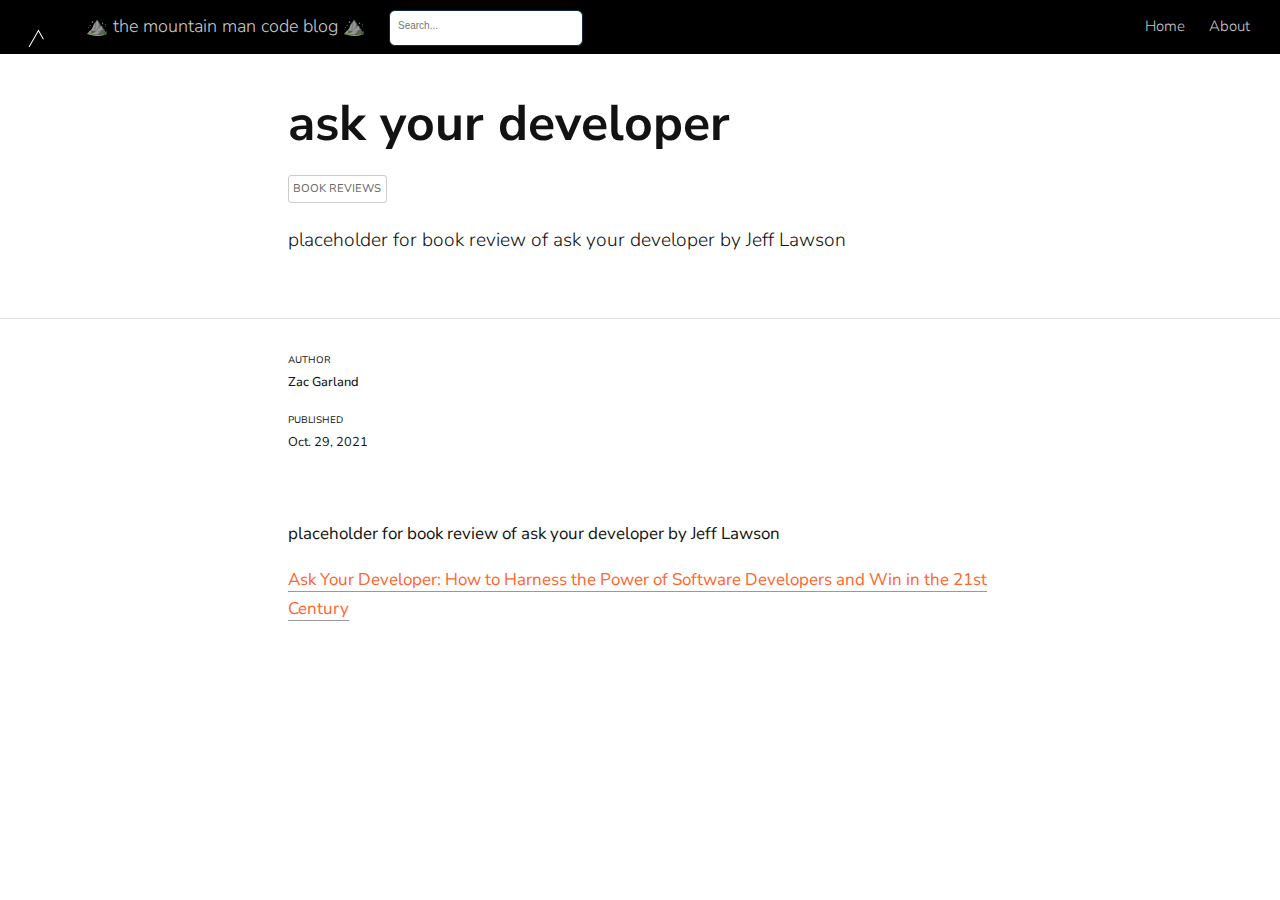
<file: posts/2021-10-29-ask-your-developer/index.html>
<!DOCTYPE html>

<html xmlns="http://www.w3.org/1999/xhtml" lang="" xml:lang="">

<head>
  <meta charset="utf-8"/>
  <meta name="viewport" content="width=device-width, initial-scale=1"/>
  <meta http-equiv="X-UA-Compatible" content="IE=Edge,chrome=1"/>
  <meta name="generator" content="distill" />

  <style type="text/css">
  /* Hide doc at startup (prevent jankiness while JS renders/transforms) */
  body {
    visibility: hidden;
  }
  </style>

 <!--radix_placeholder_import_source-->
 <!--/radix_placeholder_import_source-->

<style type="text/css">code{white-space: pre;}</style>
<style type="text/css" data-origin="pandoc">
code.sourceCode > span { display: inline-block; line-height: 1.25; }
code.sourceCode > span { color: inherit; text-decoration: inherit; }
code.sourceCode > span:empty { height: 1.2em; }
.sourceCode { overflow: visible; }
code.sourceCode { white-space: pre; position: relative; }
div.sourceCode { margin: 1em 0; }
pre.sourceCode { margin: 0; }
@media screen {
div.sourceCode { overflow: auto; }
}
@media print {
code.sourceCode { white-space: pre-wrap; }
code.sourceCode > span { text-indent: -5em; padding-left: 5em; }
}
pre.numberSource code
  { counter-reset: source-line 0; }
pre.numberSource code > span
  { position: relative; left: -4em; counter-increment: source-line; }
pre.numberSource code > span > a:first-child::before
  { content: counter(source-line);
    position: relative; left: -1em; text-align: right; vertical-align: baseline;
    border: none; display: inline-block;
    -webkit-touch-callout: none; -webkit-user-select: none;
    -khtml-user-select: none; -moz-user-select: none;
    -ms-user-select: none; user-select: none;
    padding: 0 4px; width: 4em;
    color: #aaaaaa;
  }
pre.numberSource { margin-left: 3em; border-left: 1px solid #aaaaaa;  padding-left: 4px; }
div.sourceCode
  {   }
@media screen {
code.sourceCode > span > a:first-child::before { text-decoration: underline; }
}
code span.al { color: #ad0000; } /* Alert */
code span.an { color: #5e5e5e; } /* Annotation */
code span.at { } /* Attribute */
code span.bn { color: #ad0000; } /* BaseN */
code span.bu { } /* BuiltIn */
code span.cf { color: #007ba5; } /* ControlFlow */
code span.ch { color: #20794d; } /* Char */
code span.cn { color: #8f5902; } /* Constant */
code span.co { color: #5e5e5e; } /* Comment */
code span.cv { color: #5e5e5e; font-style: italic; } /* CommentVar */
code span.do { color: #5e5e5e; font-style: italic; } /* Documentation */
code span.dt { color: #ad0000; } /* DataType */
code span.dv { color: #ad0000; } /* DecVal */
code span.er { color: #ad0000; } /* Error */
code span.ex { } /* Extension */
code span.fl { color: #ad0000; } /* Float */
code span.fu { color: #4758ab; } /* Function */
code span.im { } /* Import */
code span.in { color: #5e5e5e; } /* Information */
code span.kw { color: #007ba5; } /* Keyword */
code span.op { color: #5e5e5e; } /* Operator */
code span.ot { color: #007ba5; } /* Other */
code span.pp { color: #ad0000; } /* Preprocessor */
code span.sc { color: #5e5e5e; } /* SpecialChar */
code span.ss { color: #20794d; } /* SpecialString */
code span.st { color: #20794d; } /* String */
code span.va { color: #111111; } /* Variable */
code span.vs { color: #20794d; } /* VerbatimString */
code span.wa { color: #5e5e5e; font-style: italic; } /* Warning */
</style>


  <!--radix_placeholder_meta_tags-->
<title>⛰️ the mountain man code blog ⛰️: ask your developer</title>

<meta property="description" itemprop="description" content="placeholder for book review of ask your developer by Jeff Lawson"/>

<link rel="icon" type="image/vnd.microsoft.icon" href="../../assets/img/favicon.ico"/>

<!--  https://schema.org/Article -->
<meta property="article:published" itemprop="datePublished" content="2021-10-29"/>
<meta property="article:created" itemprop="dateCreated" content="2021-10-29"/>
<meta name="article:author" content="Zac Garland"/>

<!--  https://developers.facebook.com/docs/sharing/webmasters#markup -->
<meta property="og:title" content="⛰️ the mountain man code blog ⛰️: ask your developer"/>
<meta property="og:type" content="article"/>
<meta property="og:description" content="placeholder for book review of ask your developer by Jeff Lawson"/>
<meta property="og:locale" content="en_US"/>
<meta property="og:site_name" content="⛰️ the mountain man code blog ⛰️"/>

<!--  https://dev.twitter.com/cards/types/summary -->
<meta property="twitter:card" content="summary"/>
<meta property="twitter:title" content="⛰️ the mountain man code blog ⛰️: ask your developer"/>
<meta property="twitter:description" content="placeholder for book review of ask your developer by Jeff Lawson"/>

<!--/radix_placeholder_meta_tags-->
  <!--radix_placeholder_rmarkdown_metadata-->

<script type="text/json" id="radix-rmarkdown-metadata">
{"type":"list","attributes":{"names":{"type":"character","attributes":{},"value":["title","description","author","date","preview","categories","output"]}},"value":[{"type":"character","attributes":{},"value":["ask your developer"]},{"type":"character","attributes":{},"value":["placeholder for book review of ask your developer by Jeff Lawson"]},{"type":"list","attributes":{},"value":[{"type":"list","attributes":{"names":{"type":"character","attributes":{},"value":["name","url"]}},"value":[{"type":"character","attributes":{},"value":["Zac Garland"]},{"type":"list","attributes":{"names":{"type":"character","attributes":{},"value":[]}},"value":[]}]}]},{"type":"character","attributes":{},"value":["2021-10-29"]},{"type":"character","attributes":{},"value":["preview.jpg"]},{"type":"character","attributes":{},"value":["Book Reviews"]},{"type":"list","attributes":{"names":{"type":"character","attributes":{},"value":["distill::distill_article"]}},"value":[{"type":"list","attributes":{"names":{"type":"character","attributes":{},"value":["self_contained"]}},"value":[{"type":"logical","attributes":{},"value":[false]}]}]}]}
</script>
<!--/radix_placeholder_rmarkdown_metadata-->
  
  <script type="text/json" id="radix-resource-manifest">
  {"type":"character","attributes":{},"value":["ask-your-developer_files/anchor-4.2.2/anchor.min.js","ask-your-developer_files/bowser-1.9.3/bowser.min.js","ask-your-developer_files/distill-2.2.21/template.v2.js","ask-your-developer_files/jquery-3.6.0/jquery-3.6.0.js","ask-your-developer_files/jquery-3.6.0/jquery-3.6.0.min.js","ask-your-developer_files/jquery-3.6.0/jquery-3.6.0.min.map","ask-your-developer_files/popper-2.6.0/popper.min.js","ask-your-developer_files/tippy-6.2.7/tippy-bundle.umd.min.js","ask-your-developer_files/tippy-6.2.7/tippy-light-border.css","ask-your-developer_files/tippy-6.2.7/tippy.css","ask-your-developer_files/tippy-6.2.7/tippy.umd.min.js","ask-your-developer_files/webcomponents-2.0.0/webcomponents.js","preview.jpg"]}
  </script>
  <!--radix_placeholder_navigation_in_header-->
<meta name="distill:offset" content="../.."/>

<script type="application/javascript">

  window.headroom_prevent_pin = false;

  window.document.addEventListener("DOMContentLoaded", function (event) {

    // initialize headroom for banner
    var header = $('header').get(0);
    var headerHeight = header.offsetHeight;
    var headroom = new Headroom(header, {
      tolerance: 5,
      onPin : function() {
        if (window.headroom_prevent_pin) {
          window.headroom_prevent_pin = false;
          headroom.unpin();
        }
      }
    });
    headroom.init();
    if(window.location.hash)
      headroom.unpin();
    $(header).addClass('headroom--transition');

    // offset scroll location for banner on hash change
    // (see: https://github.com/WickyNilliams/headroom.js/issues/38)
    window.addEventListener("hashchange", function(event) {
      window.scrollTo(0, window.pageYOffset - (headerHeight + 25));
    });

    // responsive menu
    $('.distill-site-header').each(function(i, val) {
      var topnav = $(this);
      var toggle = topnav.find('.nav-toggle');
      toggle.on('click', function() {
        topnav.toggleClass('responsive');
      });
    });

    // nav dropdowns
    $('.nav-dropbtn').click(function(e) {
      $(this).next('.nav-dropdown-content').toggleClass('nav-dropdown-active');
      $(this).parent().siblings('.nav-dropdown')
         .children('.nav-dropdown-content').removeClass('nav-dropdown-active');
    });
    $("body").click(function(e){
      $('.nav-dropdown-content').removeClass('nav-dropdown-active');
    });
    $(".nav-dropdown").click(function(e){
      e.stopPropagation();
    });
  });
</script>

<style type="text/css">

/* Theme (user-documented overrideables for nav appearance) */

.distill-site-nav {
  color: rgba(255, 255, 255, 0.8);
  background-color: #0F2E3D;
  font-size: 15px;
  font-weight: 300;
}

.distill-site-nav a {
  color: inherit;
  text-decoration: none;
}

.distill-site-nav a:hover {
  color: white;
}

@media print {
  .distill-site-nav {
    display: none;
  }
}

.distill-site-header {

}

.distill-site-footer {

}


/* Site Header */

.distill-site-header {
  width: 100%;
  box-sizing: border-box;
  z-index: 3;
}

.distill-site-header .nav-left {
  display: inline-block;
  margin-left: 8px;
}

@media screen and (max-width: 768px) {
  .distill-site-header .nav-left {
    margin-left: 0;
  }
}


.distill-site-header .nav-right {
  float: right;
  margin-right: 8px;
}

.distill-site-header a,
.distill-site-header .title {
  display: inline-block;
  text-align: center;
  padding: 14px 10px 14px 10px;
}

.distill-site-header .title {
  font-size: 18px;
  min-width: 150px;
}

.distill-site-header .logo {
  padding: 0;
}

.distill-site-header .logo img {
  display: none;
  max-height: 20px;
  width: auto;
  margin-bottom: -4px;
}

.distill-site-header .nav-image img {
  max-height: 18px;
  width: auto;
  display: inline-block;
  margin-bottom: -3px;
}



@media screen and (min-width: 1000px) {
  .distill-site-header .logo img {
    display: inline-block;
  }
  .distill-site-header .nav-left {
    margin-left: 20px;
  }
  .distill-site-header .nav-right {
    margin-right: 20px;
  }
  .distill-site-header .title {
    padding-left: 12px;
  }
}


.distill-site-header .nav-toggle {
  display: none;
}

.nav-dropdown {
  display: inline-block;
  position: relative;
}

.nav-dropdown .nav-dropbtn {
  border: none;
  outline: none;
  color: rgba(255, 255, 255, 0.8);
  padding: 16px 10px;
  background-color: transparent;
  font-family: inherit;
  font-size: inherit;
  font-weight: inherit;
  margin: 0;
  margin-top: 1px;
  z-index: 2;
}

.nav-dropdown-content {
  display: none;
  position: absolute;
  background-color: white;
  min-width: 200px;
  border: 1px solid rgba(0,0,0,0.15);
  border-radius: 4px;
  box-shadow: 0px 8px 16px 0px rgba(0,0,0,0.1);
  z-index: 1;
  margin-top: 2px;
  white-space: nowrap;
  padding-top: 4px;
  padding-bottom: 4px;
}

.nav-dropdown-content hr {
  margin-top: 4px;
  margin-bottom: 4px;
  border: none;
  border-bottom: 1px solid rgba(0, 0, 0, 0.1);
}

.nav-dropdown-active {
  display: block;
}

.nav-dropdown-content a, .nav-dropdown-content .nav-dropdown-header {
  color: black;
  padding: 6px 24px;
  text-decoration: none;
  display: block;
  text-align: left;
}

.nav-dropdown-content .nav-dropdown-header {
  display: block;
  padding: 5px 24px;
  padding-bottom: 0;
  text-transform: uppercase;
  font-size: 14px;
  color: #999999;
  white-space: nowrap;
}

.nav-dropdown:hover .nav-dropbtn {
  color: white;
}

.nav-dropdown-content a:hover {
  background-color: #ddd;
  color: black;
}

.nav-right .nav-dropdown-content {
  margin-left: -45%;
  right: 0;
}

@media screen and (max-width: 768px) {
  .distill-site-header a, .distill-site-header .nav-dropdown  {display: none;}
  .distill-site-header a.nav-toggle {
    float: right;
    display: block;
  }
  .distill-site-header .title {
    margin-left: 0;
  }
  .distill-site-header .nav-right {
    margin-right: 0;
  }
  .distill-site-header {
    overflow: hidden;
  }
  .nav-right .nav-dropdown-content {
    margin-left: 0;
  }
}


@media screen and (max-width: 768px) {
  .distill-site-header.responsive {position: relative; min-height: 500px; }
  .distill-site-header.responsive a.nav-toggle {
    position: absolute;
    right: 0;
    top: 0;
  }
  .distill-site-header.responsive a,
  .distill-site-header.responsive .nav-dropdown {
    display: block;
    text-align: left;
  }
  .distill-site-header.responsive .nav-left,
  .distill-site-header.responsive .nav-right {
    width: 100%;
  }
  .distill-site-header.responsive .nav-dropdown {float: none;}
  .distill-site-header.responsive .nav-dropdown-content {position: relative;}
  .distill-site-header.responsive .nav-dropdown .nav-dropbtn {
    display: block;
    width: 100%;
    text-align: left;
  }
}

/* Site Footer */

.distill-site-footer {
  width: 100%;
  overflow: hidden;
  box-sizing: border-box;
  z-index: 3;
  margin-top: 30px;
  padding-top: 30px;
  padding-bottom: 30px;
  text-align: center;
}

/* Headroom */

d-title {
  padding-top: 6rem;
}

@media print {
  d-title {
    padding-top: 4rem;
  }
}

.headroom {
  z-index: 1000;
  position: fixed;
  top: 0;
  left: 0;
  right: 0;
}

.headroom--transition {
  transition: all .4s ease-in-out;
}

.headroom--unpinned {
  top: -100px;
}

.headroom--pinned {
  top: 0;
}

/* adjust viewport for navbar height */
/* helps vertically center bootstrap (non-distill) content */
.min-vh-100 {
  min-height: calc(100vh - 100px) !important;
}

</style>

<script src="../../site_libs/jquery-3.6.0/jquery-3.6.0.min.js"></script>
<link href="../../site_libs/font-awesome-5.1.0/css/all.css" rel="stylesheet"/>
<link href="../../site_libs/font-awesome-5.1.0/css/v4-shims.css" rel="stylesheet"/>
<script src="../../site_libs/headroom-0.9.4/headroom.min.js"></script>
<script src="../../site_libs/autocomplete-0.37.1/autocomplete.min.js"></script>
<script src="../../site_libs/fuse-6.4.1/fuse.min.js"></script>

<script type="application/javascript">

function getMeta(metaName) {
  var metas = document.getElementsByTagName('meta');
  for (let i = 0; i < metas.length; i++) {
    if (metas[i].getAttribute('name') === metaName) {
      return metas[i].getAttribute('content');
    }
  }
  return '';
}

function offsetURL(url) {
  var offset = getMeta('distill:offset');
  return offset ? offset + '/' + url : url;
}

function createFuseIndex() {

  // create fuse index
  var options = {
    keys: [
      { name: 'title', weight: 20 },
      { name: 'categories', weight: 15 },
      { name: 'description', weight: 10 },
      { name: 'contents', weight: 5 },
    ],
    ignoreLocation: true,
    threshold: 0
  };
  var fuse = new window.Fuse([], options);

  // fetch the main search.json
  return fetch(offsetURL('search.json'))
    .then(function(response) {
      if (response.status == 200) {
        return response.json().then(function(json) {
          // index main articles
          json.articles.forEach(function(article) {
            fuse.add(article);
          });
          // download collections and index their articles
          return Promise.all(json.collections.map(function(collection) {
            return fetch(offsetURL(collection)).then(function(response) {
              if (response.status === 200) {
                return response.json().then(function(articles) {
                  articles.forEach(function(article) {
                    fuse.add(article);
                  });
                })
              } else {
                return Promise.reject(
                  new Error('Unexpected status from search index request: ' +
                            response.status)
                );
              }
            });
          })).then(function() {
            return fuse;
          });
        });

      } else {
        return Promise.reject(
          new Error('Unexpected status from search index request: ' +
                      response.status)
        );
      }
    });
}

window.document.addEventListener("DOMContentLoaded", function (event) {

  // get search element (bail if we don't have one)
  var searchEl = window.document.getElementById('distill-search');
  if (!searchEl)
    return;

  createFuseIndex()
    .then(function(fuse) {

      // make search box visible
      searchEl.classList.remove('hidden');

      // initialize autocomplete
      var options = {
        autoselect: true,
        hint: false,
        minLength: 2,
      };
      window.autocomplete(searchEl, options, [{
        source: function(query, callback) {
          const searchOptions = {
            isCaseSensitive: false,
            shouldSort: true,
            minMatchCharLength: 2,
            limit: 10,
          };
          var results = fuse.search(query, searchOptions);
          callback(results
            .map(function(result) { return result.item; })
          );
        },
        templates: {
          suggestion: function(suggestion) {
            var img = suggestion.preview && Object.keys(suggestion.preview).length > 0
              ? `<img src="${offsetURL(suggestion.preview)}"</img>`
              : '';
            var html = `
              <div class="search-item">
                <h3>${suggestion.title}</h3>
                <div class="search-item-description">
                  ${suggestion.description || ''}
                </div>
                <div class="search-item-preview">
                  ${img}
                </div>
              </div>
            `;
            return html;
          }
        }
      }]).on('autocomplete:selected', function(event, suggestion) {
        window.location.href = offsetURL(suggestion.path);
      });
      // remove inline display style on autocompleter (we want to
      // manage responsive display via css)
      $('.algolia-autocomplete').css("display", "");
    })
    .catch(function(error) {
      console.log(error);
    });

});

</script>

<style type="text/css">

.nav-search {
  font-size: x-small;
}

/* Algolioa Autocomplete */

.algolia-autocomplete {
  display: inline-block;
  margin-left: 10px;
  vertical-align: sub;
  background-color: white;
  color: black;
  padding: 6px;
  padding-top: 8px;
  padding-bottom: 0;
  border-radius: 6px;
  border: 1px #0F2E3D solid;
  width: 180px;
}


@media screen and (max-width: 768px) {
  .distill-site-nav .algolia-autocomplete {
    display: none;
    visibility: hidden;
  }
  .distill-site-nav.responsive .algolia-autocomplete {
    display: inline-block;
    visibility: visible;
  }
  .distill-site-nav.responsive .algolia-autocomplete .aa-dropdown-menu {
    margin-left: 0;
    width: 400px;
    max-height: 400px;
  }
}

.algolia-autocomplete .aa-input, .algolia-autocomplete .aa-hint {
  width: 90%;
  outline: none;
  border: none;
}

.algolia-autocomplete .aa-hint {
  color: #999;
}
.algolia-autocomplete .aa-dropdown-menu {
  width: 550px;
  max-height: 70vh;
  overflow-x: visible;
  overflow-y: scroll;
  padding: 5px;
  margin-top: 3px;
  margin-left: -150px;
  background-color: #fff;
  border-radius: 5px;
  border: 1px solid #999;
  border-top: none;
}

.algolia-autocomplete .aa-dropdown-menu .aa-suggestion {
  cursor: pointer;
  padding: 5px 4px;
  border-bottom: 1px solid #eee;
}

.algolia-autocomplete .aa-dropdown-menu .aa-suggestion:last-of-type {
  border-bottom: none;
  margin-bottom: 2px;
}

.algolia-autocomplete .aa-dropdown-menu .aa-suggestion .search-item {
  overflow: hidden;
  font-size: 0.8em;
  line-height: 1.4em;
}

.algolia-autocomplete .aa-dropdown-menu .aa-suggestion .search-item h3 {
  font-size: 1rem;
  margin-block-start: 0;
  margin-block-end: 5px;
}

.algolia-autocomplete .aa-dropdown-menu .aa-suggestion .search-item-description {
  display: inline-block;
  overflow: hidden;
  height: 2.8em;
  width: 80%;
  margin-right: 4%;
}

.algolia-autocomplete .aa-dropdown-menu .aa-suggestion .search-item-preview {
  display: inline-block;
  width: 15%;
}

.algolia-autocomplete .aa-dropdown-menu .aa-suggestion .search-item-preview img {
  height: 3em;
  width: auto;
  display: none;
}

.algolia-autocomplete .aa-dropdown-menu .aa-suggestion .search-item-preview img[src] {
  display: initial;
}

.algolia-autocomplete .aa-dropdown-menu .aa-suggestion.aa-cursor {
  background-color: #eee;
}
.algolia-autocomplete .aa-dropdown-menu .aa-suggestion em {
  font-weight: bold;
  font-style: normal;
}

</style>


<!--/radix_placeholder_navigation_in_header-->
  <!--radix_placeholder_distill-->

<style type="text/css">

body {
  background-color: white;
}

.pandoc-table {
  width: 100%;
}

.pandoc-table>caption {
  margin-bottom: 10px;
}

.pandoc-table th:not([align]) {
  text-align: left;
}

.pagedtable-footer {
  font-size: 15px;
}

d-byline .byline {
  grid-template-columns: 2fr 2fr;
}

d-byline .byline h3 {
  margin-block-start: 1.5em;
}

d-byline .byline .authors-affiliations h3 {
  margin-block-start: 0.5em;
}

.authors-affiliations .orcid-id {
  width: 16px;
  height:16px;
  margin-left: 4px;
  margin-right: 4px;
  vertical-align: middle;
  padding-bottom: 2px;
}

d-title .dt-tags {
  margin-top: 1em;
  grid-column: text;
}

.dt-tags .dt-tag {
  text-decoration: none;
  display: inline-block;
  color: rgba(0,0,0,0.6);
  padding: 0em 0.4em;
  margin-right: 0.5em;
  margin-bottom: 0.4em;
  font-size: 70%;
  border: 1px solid rgba(0,0,0,0.2);
  border-radius: 3px;
  text-transform: uppercase;
  font-weight: 500;
}

d-article table.gt_table td,
d-article table.gt_table th {
  border-bottom: none;
}

.html-widget {
  margin-bottom: 2.0em;
}

.l-screen-inset {
  padding-right: 16px;
}

.l-screen .caption {
  margin-left: 10px;
}

.shaded {
  background: rgb(247, 247, 247);
  padding-top: 20px;
  padding-bottom: 20px;
  border-top: 1px solid rgba(0, 0, 0, 0.1);
  border-bottom: 1px solid rgba(0, 0, 0, 0.1);
}

.shaded .html-widget {
  margin-bottom: 0;
  border: 1px solid rgba(0, 0, 0, 0.1);
}

.shaded .shaded-content {
  background: white;
}

.text-output {
  margin-top: 0;
  line-height: 1.5em;
}

.hidden {
  display: none !important;
}

d-article {
  padding-top: 2.5rem;
  padding-bottom: 30px;
}

d-appendix {
  padding-top: 30px;
}

d-article>p>img {
  width: 100%;
}

d-article h2 {
  margin: 1rem 0 1.5rem 0;
}

d-article h3 {
  margin-top: 1.5rem;
}

d-article iframe {
  border: 1px solid rgba(0, 0, 0, 0.1);
  margin-bottom: 2.0em;
  width: 100%;
}

/* Tweak code blocks */

d-article div.sourceCode code,
d-article pre code {
  font-family: Consolas, Monaco, 'Andale Mono', 'Ubuntu Mono', monospace;
}

d-article pre,
d-article div.sourceCode,
d-article div.sourceCode pre {
  overflow: auto;
}

d-article div.sourceCode {
  background-color: white;
}

d-article div.sourceCode pre {
  padding-left: 10px;
  font-size: 12px;
  border-left: 2px solid rgba(0,0,0,0.1);
}

d-article pre {
  font-size: 12px;
  color: black;
  background: none;
  margin-top: 0;
  text-align: left;
  white-space: pre;
  word-spacing: normal;
  word-break: normal;
  word-wrap: normal;
  line-height: 1.5;

  -moz-tab-size: 4;
  -o-tab-size: 4;
  tab-size: 4;

  -webkit-hyphens: none;
  -moz-hyphens: none;
  -ms-hyphens: none;
  hyphens: none;
}

d-article pre a {
  border-bottom: none;
}

d-article pre a:hover {
  border-bottom: none;
  text-decoration: underline;
}

d-article details {
  grid-column: text;
  margin-bottom: 0.8em;
}

@media(min-width: 768px) {

d-article pre,
d-article div.sourceCode,
d-article div.sourceCode pre {
  overflow: visible !important;
}

d-article div.sourceCode pre {
  padding-left: 18px;
  font-size: 14px;
}

d-article pre {
  font-size: 14px;
}

}

figure img.external {
  background: white;
  border: 1px solid rgba(0, 0, 0, 0.1);
  box-shadow: 0 1px 8px rgba(0, 0, 0, 0.1);
  padding: 18px;
  box-sizing: border-box;
}

/* CSS for d-contents */

.d-contents {
  grid-column: text;
  color: rgba(0,0,0,0.8);
  font-size: 0.9em;
  padding-bottom: 1em;
  margin-bottom: 1em;
  padding-bottom: 0.5em;
  margin-bottom: 1em;
  padding-left: 0.25em;
  justify-self: start;
}

@media(min-width: 1000px) {
  .d-contents.d-contents-float {
    height: 0;
    grid-column-start: 1;
    grid-column-end: 4;
    justify-self: center;
    padding-right: 3em;
    padding-left: 2em;
  }
}

.d-contents nav h3 {
  font-size: 18px;
  margin-top: 0;
  margin-bottom: 1em;
}

.d-contents li {
  list-style-type: none
}

.d-contents nav > ul {
  padding-left: 0;
}

.d-contents ul {
  padding-left: 1em
}

.d-contents nav ul li {
  margin-top: 0.6em;
  margin-bottom: 0.2em;
}

.d-contents nav a {
  font-size: 13px;
  border-bottom: none;
  text-decoration: none
  color: rgba(0, 0, 0, 0.8);
}

.d-contents nav a:hover {
  text-decoration: underline solid rgba(0, 0, 0, 0.6)
}

.d-contents nav > ul > li > a {
  font-weight: 600;
}

.d-contents nav > ul > li > ul {
  font-weight: inherit;
}

.d-contents nav > ul > li > ul > li {
  margin-top: 0.2em;
}


.d-contents nav ul {
  margin-top: 0;
  margin-bottom: 0.25em;
}

.d-article-with-toc h2:nth-child(2) {
  margin-top: 0;
}


/* Figure */

.figure {
  position: relative;
  margin-bottom: 2.5em;
  margin-top: 1.5em;
}

.figure img {
  width: 100%;
}

.figure .caption {
  color: rgba(0, 0, 0, 0.6);
  font-size: 12px;
  line-height: 1.5em;
}

.figure img.external {
  background: white;
  border: 1px solid rgba(0, 0, 0, 0.1);
  box-shadow: 0 1px 8px rgba(0, 0, 0, 0.1);
  padding: 18px;
  box-sizing: border-box;
}

.figure .caption a {
  color: rgba(0, 0, 0, 0.6);
}

.figure .caption b,
.figure .caption strong, {
  font-weight: 600;
  color: rgba(0, 0, 0, 1.0);
}

/* Citations */

d-article .citation {
  color: inherit;
  cursor: inherit;
}

div.hanging-indent{
  margin-left: 1em; text-indent: -1em;
}

/* Citation hover box */

.tippy-box[data-theme~=light-border] {
  background-color: rgba(250, 250, 250, 0.95);
}

.tippy-content > p {
  margin-bottom: 0;
  padding: 2px;
}


/* Tweak 1000px media break to show more text */

@media(min-width: 1000px) {
  .base-grid,
  distill-header,
  d-title,
  d-abstract,
  d-article,
  d-appendix,
  distill-appendix,
  d-byline,
  d-footnote-list,
  d-citation-list,
  distill-footer {
    grid-template-columns: [screen-start] 1fr [page-start kicker-start] 80px [middle-start] 50px [text-start kicker-end] 65px 65px 65px 65px 65px 65px 65px 65px [text-end gutter-start] 65px [middle-end] 65px [page-end gutter-end] 1fr [screen-end];
    grid-column-gap: 16px;
  }

  .grid {
    grid-column-gap: 16px;
  }

  d-article {
    font-size: 1.06rem;
    line-height: 1.7em;
  }
  figure .caption, .figure .caption, figure figcaption {
    font-size: 13px;
  }
}

@media(min-width: 1180px) {
  .base-grid,
  distill-header,
  d-title,
  d-abstract,
  d-article,
  d-appendix,
  distill-appendix,
  d-byline,
  d-footnote-list,
  d-citation-list,
  distill-footer {
    grid-template-columns: [screen-start] 1fr [page-start kicker-start] 60px [middle-start] 60px [text-start kicker-end] 60px 60px 60px 60px 60px 60px 60px 60px [text-end gutter-start] 60px [middle-end] 60px [page-end gutter-end] 1fr [screen-end];
    grid-column-gap: 32px;
  }

  .grid {
    grid-column-gap: 32px;
  }
}


/* Get the citation styles for the appendix (not auto-injected on render since
   we do our own rendering of the citation appendix) */

d-appendix .citation-appendix,
.d-appendix .citation-appendix {
  font-size: 11px;
  line-height: 15px;
  border-left: 1px solid rgba(0, 0, 0, 0.1);
  padding-left: 18px;
  border: 1px solid rgba(0,0,0,0.1);
  background: rgba(0, 0, 0, 0.02);
  padding: 10px 18px;
  border-radius: 3px;
  color: rgba(150, 150, 150, 1);
  overflow: hidden;
  margin-top: -12px;
  white-space: pre-wrap;
  word-wrap: break-word;
}

/* Include appendix styles here so they can be overridden */

d-appendix {
  contain: layout style;
  font-size: 0.8em;
  line-height: 1.7em;
  margin-top: 60px;
  margin-bottom: 0;
  border-top: 1px solid rgba(0, 0, 0, 0.1);
  color: rgba(0,0,0,0.5);
  padding-top: 60px;
  padding-bottom: 48px;
}

d-appendix h3 {
  grid-column: page-start / text-start;
  font-size: 15px;
  font-weight: 500;
  margin-top: 1em;
  margin-bottom: 0;
  color: rgba(0,0,0,0.65);
}

d-appendix h3 + * {
  margin-top: 1em;
}

d-appendix ol {
  padding: 0 0 0 15px;
}

@media (min-width: 768px) {
  d-appendix ol {
    padding: 0 0 0 30px;
    margin-left: -30px;
  }
}

d-appendix li {
  margin-bottom: 1em;
}

d-appendix a {
  color: rgba(0, 0, 0, 0.6);
}

d-appendix > * {
  grid-column: text;
}

d-appendix > d-footnote-list,
d-appendix > d-citation-list,
d-appendix > distill-appendix {
  grid-column: screen;
}

/* Include footnote styles here so they can be overridden */

d-footnote-list {
  contain: layout style;
}

d-footnote-list > * {
  grid-column: text;
}

d-footnote-list a.footnote-backlink {
  color: rgba(0,0,0,0.3);
  padding-left: 0.5em;
}



/* Anchor.js */

.anchorjs-link {
  /*transition: all .25s linear; */
  text-decoration: none;
  border-bottom: none;
}
*:hover > .anchorjs-link {
  margin-left: -1.125em !important;
  text-decoration: none;
  border-bottom: none;
}

/* Social footer */

.social_footer {
  margin-top: 30px;
  margin-bottom: 0;
  color: rgba(0,0,0,0.67);
}

.disqus-comments {
  margin-right: 30px;
}

.disqus-comment-count {
  border-bottom: 1px solid rgba(0, 0, 0, 0.4);
  cursor: pointer;
}

#disqus_thread {
  margin-top: 30px;
}

.article-sharing a {
  border-bottom: none;
  margin-right: 8px;
}

.article-sharing a:hover {
  border-bottom: none;
}

.sidebar-section.subscribe {
  font-size: 12px;
  line-height: 1.6em;
}

.subscribe p {
  margin-bottom: 0.5em;
}


.article-footer .subscribe {
  font-size: 15px;
  margin-top: 45px;
}


.sidebar-section.custom {
  font-size: 12px;
  line-height: 1.6em;
}

.custom p {
  margin-bottom: 0.5em;
}

/* Styles for listing layout (hide title) */
.layout-listing d-title, .layout-listing .d-title {
  display: none;
}

/* Styles for posts lists (not auto-injected) */


.posts-with-sidebar {
  padding-left: 45px;
  padding-right: 45px;
}

.posts-list .description h2,
.posts-list .description p {
  font-family: -apple-system, BlinkMacSystemFont, "Segoe UI", Roboto, Oxygen, Ubuntu, Cantarell, "Fira Sans", "Droid Sans", "Helvetica Neue", Arial, sans-serif;
}

.posts-list .description h2 {
  font-weight: 700;
  border-bottom: none;
  padding-bottom: 0;
}

.posts-list h2.post-tag {
  border-bottom: 1px solid rgba(0, 0, 0, 0.2);
  padding-bottom: 12px;
}
.posts-list {
  margin-top: 60px;
  margin-bottom: 24px;
}

.posts-list .post-preview {
  text-decoration: none;
  overflow: hidden;
  display: block;
  border-bottom: 1px solid rgba(0, 0, 0, 0.1);
  padding: 24px 0;
}

.post-preview-last {
  border-bottom: none !important;
}

.posts-list .posts-list-caption {
  grid-column: screen;
  font-weight: 400;
}

.posts-list .post-preview h2 {
  margin: 0 0 6px 0;
  line-height: 1.2em;
  font-style: normal;
  font-size: 24px;
}

.posts-list .post-preview p {
  margin: 0 0 12px 0;
  line-height: 1.4em;
  font-size: 16px;
}

.posts-list .post-preview .thumbnail {
  box-sizing: border-box;
  margin-bottom: 24px;
  position: relative;
  max-width: 500px;
}
.posts-list .post-preview img {
  width: 100%;
  display: block;
}

.posts-list .metadata {
  font-size: 12px;
  line-height: 1.4em;
  margin-bottom: 18px;
}

.posts-list .metadata > * {
  display: inline-block;
}

.posts-list .metadata .publishedDate {
  margin-right: 2em;
}

.posts-list .metadata .dt-authors {
  display: block;
  margin-top: 0.3em;
  margin-right: 2em;
}

.posts-list .dt-tags {
  display: block;
  line-height: 1em;
}

.posts-list .dt-tags .dt-tag {
  display: inline-block;
  color: rgba(0,0,0,0.6);
  padding: 0.3em 0.4em;
  margin-right: 0.2em;
  margin-bottom: 0.4em;
  font-size: 60%;
  border: 1px solid rgba(0,0,0,0.2);
  border-radius: 3px;
  text-transform: uppercase;
  font-weight: 500;
}

.posts-list img {
  opacity: 1;
}

.posts-list img[data-src] {
  opacity: 0;
}

.posts-more {
  clear: both;
}


.posts-sidebar {
  font-size: 16px;
}

.posts-sidebar h3 {
  font-size: 16px;
  margin-top: 0;
  margin-bottom: 0.5em;
  font-weight: 400;
  text-transform: uppercase;
}

.sidebar-section {
  margin-bottom: 30px;
}

.categories ul {
  list-style-type: none;
  margin: 0;
  padding: 0;
}

.categories li {
  color: rgba(0, 0, 0, 0.8);
  margin-bottom: 0;
}

.categories li>a {
  border-bottom: none;
}

.categories li>a:hover {
  border-bottom: 1px solid rgba(0, 0, 0, 0.4);
}

.categories .active {
  font-weight: 600;
}

.categories .category-count {
  color: rgba(0, 0, 0, 0.4);
}


@media(min-width: 768px) {
  .posts-list .post-preview h2 {
    font-size: 26px;
  }
  .posts-list .post-preview .thumbnail {
    float: right;
    width: 30%;
    margin-bottom: 0;
  }
  .posts-list .post-preview .description {
    float: left;
    width: 45%;
  }
  .posts-list .post-preview .metadata {
    float: left;
    width: 20%;
    margin-top: 8px;
  }
  .posts-list .post-preview p {
    margin: 0 0 12px 0;
    line-height: 1.5em;
    font-size: 16px;
  }
  .posts-with-sidebar .posts-list {
    float: left;
    width: 75%;
  }
  .posts-with-sidebar .posts-sidebar {
    float: right;
    width: 20%;
    margin-top: 60px;
    padding-top: 24px;
    padding-bottom: 24px;
  }
}


/* Improve display for browsers without grid (IE/Edge <= 15) */

.downlevel {
  line-height: 1.6em;
  font-family: -apple-system, BlinkMacSystemFont, "Segoe UI", Roboto, Oxygen, Ubuntu, Cantarell, "Fira Sans", "Droid Sans", "Helvetica Neue", Arial, sans-serif;
  margin: 0;
}

.downlevel .d-title {
  padding-top: 6rem;
  padding-bottom: 1.5rem;
}

.downlevel .d-title h1 {
  font-size: 50px;
  font-weight: 700;
  line-height: 1.1em;
  margin: 0 0 0.5rem;
}

.downlevel .d-title p {
  font-weight: 300;
  font-size: 1.2rem;
  line-height: 1.55em;
  margin-top: 0;
}

.downlevel .d-byline {
  padding-top: 0.8em;
  padding-bottom: 0.8em;
  font-size: 0.8rem;
  line-height: 1.8em;
}

.downlevel .section-separator {
  border: none;
  border-top: 1px solid rgba(0, 0, 0, 0.1);
}

.downlevel .d-article {
  font-size: 1.06rem;
  line-height: 1.7em;
  padding-top: 1rem;
  padding-bottom: 2rem;
}


.downlevel .d-appendix {
  padding-left: 0;
  padding-right: 0;
  max-width: none;
  font-size: 0.8em;
  line-height: 1.7em;
  margin-bottom: 0;
  color: rgba(0,0,0,0.5);
  padding-top: 40px;
  padding-bottom: 48px;
}

.downlevel .footnotes ol {
  padding-left: 13px;
}

.downlevel .base-grid,
.downlevel .distill-header,
.downlevel .d-title,
.downlevel .d-abstract,
.downlevel .d-article,
.downlevel .d-appendix,
.downlevel .distill-appendix,
.downlevel .d-byline,
.downlevel .d-footnote-list,
.downlevel .d-citation-list,
.downlevel .distill-footer,
.downlevel .appendix-bottom,
.downlevel .posts-container {
  padding-left: 40px;
  padding-right: 40px;
}

@media(min-width: 768px) {
  .downlevel .base-grid,
  .downlevel .distill-header,
  .downlevel .d-title,
  .downlevel .d-abstract,
  .downlevel .d-article,
  .downlevel .d-appendix,
  .downlevel .distill-appendix,
  .downlevel .d-byline,
  .downlevel .d-footnote-list,
  .downlevel .d-citation-list,
  .downlevel .distill-footer,
  .downlevel .appendix-bottom,
  .downlevel .posts-container {
  padding-left: 150px;
  padding-right: 150px;
  max-width: 900px;
}
}

.downlevel pre code {
  display: block;
  border-left: 2px solid rgba(0, 0, 0, .1);
  padding: 0 0 0 20px;
  font-size: 14px;
}

.downlevel code, .downlevel pre {
  color: black;
  background: none;
  font-family: Consolas, Monaco, 'Andale Mono', 'Ubuntu Mono', monospace;
  text-align: left;
  white-space: pre;
  word-spacing: normal;
  word-break: normal;
  word-wrap: normal;
  line-height: 1.5;

  -moz-tab-size: 4;
  -o-tab-size: 4;
  tab-size: 4;

  -webkit-hyphens: none;
  -moz-hyphens: none;
  -ms-hyphens: none;
  hyphens: none;
}

.downlevel .posts-list .post-preview {
  color: inherit;
}



</style>

<script type="application/javascript">

function is_downlevel_browser() {
  if (bowser.isUnsupportedBrowser({ msie: "12", msedge: "16"},
                                 window.navigator.userAgent)) {
    return true;
  } else {
    return window.load_distill_framework === undefined;
  }
}

// show body when load is complete
function on_load_complete() {

  // add anchors
  if (window.anchors) {
    window.anchors.options.placement = 'left';
    window.anchors.add('d-article > h2, d-article > h3, d-article > h4, d-article > h5');
  }


  // set body to visible
  document.body.style.visibility = 'visible';

  // force redraw for leaflet widgets
  if (window.HTMLWidgets) {
    var maps = window.HTMLWidgets.findAll(".leaflet");
    $.each(maps, function(i, el) {
      var map = this.getMap();
      map.invalidateSize();
      map.eachLayer(function(layer) {
        if (layer instanceof L.TileLayer)
          layer.redraw();
      });
    });
  }

  // trigger 'shown' so htmlwidgets resize
  $('d-article').trigger('shown');
}

function init_distill() {

  init_common();

  // create front matter
  var front_matter = $('<d-front-matter></d-front-matter>');
  $('#distill-front-matter').wrap(front_matter);

  // create d-title
  $('.d-title').changeElementType('d-title');

  // create d-byline
  var byline = $('<d-byline></d-byline>');
  $('.d-byline').replaceWith(byline);

  // create d-article
  var article = $('<d-article></d-article>');
  $('.d-article').wrap(article).children().unwrap();

  // move posts container into article
  $('.posts-container').appendTo($('d-article'));

  // create d-appendix
  $('.d-appendix').changeElementType('d-appendix');

  // flag indicating that we have appendix items
  var appendix = $('.appendix-bottom').children('h3').length > 0;

  // replace footnotes with <d-footnote>
  $('.footnote-ref').each(function(i, val) {
    appendix = true;
    var href = $(this).attr('href');
    var id = href.replace('#', '');
    var fn = $('#' + id);
    var fn_p = $('#' + id + '>p');
    fn_p.find('.footnote-back').remove();
    var text = fn_p.html();
    var dtfn = $('<d-footnote></d-footnote>');
    dtfn.html(text);
    $(this).replaceWith(dtfn);
  });
  // remove footnotes
  $('.footnotes').remove();

  // move refs into #references-listing
  $('#references-listing').replaceWith($('#refs'));

  $('h1.appendix, h2.appendix').each(function(i, val) {
    $(this).changeElementType('h3');
  });
  $('h3.appendix').each(function(i, val) {
    var id = $(this).attr('id');
    $('.d-contents a[href="#' + id + '"]').parent().remove();
    appendix = true;
    $(this).nextUntil($('h1, h2, h3')).addBack().appendTo($('d-appendix'));
  });

  // show d-appendix if we have appendix content
  $("d-appendix").css('display', appendix ? 'grid' : 'none');

  // localize layout chunks to just output
  $('.layout-chunk').each(function(i, val) {

    // capture layout
    var layout = $(this).attr('data-layout');

    // apply layout to markdown level block elements
    var elements = $(this).children().not('details, div.sourceCode, pre, script');
    elements.each(function(i, el) {
      var layout_div = $('<div class="' + layout + '"></div>');
      if (layout_div.hasClass('shaded')) {
        var shaded_content = $('<div class="shaded-content"></div>');
        $(this).wrap(shaded_content);
        $(this).parent().wrap(layout_div);
      } else {
        $(this).wrap(layout_div);
      }
    });


    // unwrap the layout-chunk div
    $(this).children().unwrap();
  });

  // remove code block used to force  highlighting css
  $('.distill-force-highlighting-css').parent().remove();

  // remove empty line numbers inserted by pandoc when using a
  // custom syntax highlighting theme
  $('code.sourceCode a:empty').remove();

  // load distill framework
  load_distill_framework();

  // wait for window.distillRunlevel == 4 to do post processing
  function distill_post_process() {

    if (!window.distillRunlevel || window.distillRunlevel < 4)
      return;

    // hide author/affiliations entirely if we have no authors
    var front_matter = JSON.parse($("#distill-front-matter").html());
    var have_authors = front_matter.authors && front_matter.authors.length > 0;
    if (!have_authors)
      $('d-byline').addClass('hidden');

    // article with toc class
    $('.d-contents').parent().addClass('d-article-with-toc');

    // strip links that point to #
    $('.authors-affiliations').find('a[href="#"]').removeAttr('href');

    // add orcid ids
    $('.authors-affiliations').find('.author').each(function(i, el) {
      var orcid_id = front_matter.authors[i].orcidID;
      if (orcid_id) {
        var a = $('<a></a>');
        a.attr('href', 'https://orcid.org/' + orcid_id);
        var img = $('<img></img>');
        img.addClass('orcid-id');
        img.attr('alt', 'ORCID ID');
        img.attr('src','[data-uri]');
        a.append(img);
        $(this).append(a);
      }
    });

    // hide elements of author/affiliations grid that have no value
    function hide_byline_column(caption) {
      $('d-byline').find('h3:contains("' + caption + '")').parent().css('visibility', 'hidden');
    }

    // affiliations
    var have_affiliations = false;
    for (var i = 0; i<front_matter.authors.length; ++i) {
      var author = front_matter.authors[i];
      if (author.affiliation !== "&nbsp;") {
        have_affiliations = true;
        break;
      }
    }
    if (!have_affiliations)
      $('d-byline').find('h3:contains("Affiliations")').css('visibility', 'hidden');

    // published date
    if (!front_matter.publishedDate)
      hide_byline_column("Published");

    // document object identifier
    var doi = $('d-byline').find('h3:contains("DOI")');
    var doi_p = doi.next().empty();
    if (!front_matter.doi) {
      // if we have a citation and valid citationText then link to that
      if ($('#citation').length > 0 && front_matter.citationText) {
        doi.html('Citation');
        $('<a href="#citation"></a>')
          .text(front_matter.citationText)
          .appendTo(doi_p);
      } else {
        hide_byline_column("DOI");
      }
    } else {
      $('<a></a>')
         .attr('href', "https://doi.org/" + front_matter.doi)
         .html(front_matter.doi)
         .appendTo(doi_p);
    }

     // change plural form of authors/affiliations
    if (front_matter.authors.length === 1) {
      var grid = $('.authors-affiliations');
      grid.children('h3:contains("Authors")').text('Author');
      grid.children('h3:contains("Affiliations")').text('Affiliation');
    }

    // remove d-appendix and d-footnote-list local styles
    $('d-appendix > style:first-child').remove();
    $('d-footnote-list > style:first-child').remove();

    // move appendix-bottom entries to the bottom
    $('.appendix-bottom').appendTo('d-appendix').children().unwrap();
    $('.appendix-bottom').remove();

    // hoverable references
    $('span.citation[data-cites]').each(function() {
      var refs = $(this).attr('data-cites').split(" ");
      var refHtml = refs.map(function(ref) {
        return "<p>" + $('#ref-' + ref).html() + "</p>";
      }).join("\n");
      window.tippy(this, {
        allowHTML: true,
        content: refHtml,
        maxWidth: 500,
        interactive: true,
        interactiveBorder: 10,
        theme: 'light-border',
        placement: 'bottom-start'
      });
    });

    // clear polling timer
    clearInterval(tid);

    // show body now that everything is ready
    on_load_complete();
  }

  var tid = setInterval(distill_post_process, 50);
  distill_post_process();

}

function init_downlevel() {

  init_common();

   // insert hr after d-title
  $('.d-title').after($('<hr class="section-separator"/>'));

  // check if we have authors
  var front_matter = JSON.parse($("#distill-front-matter").html());
  var have_authors = front_matter.authors && front_matter.authors.length > 0;

  // manage byline/border
  if (!have_authors)
    $('.d-byline').remove();
  $('.d-byline').after($('<hr class="section-separator"/>'));
  $('.d-byline a').remove();

  // remove toc
  $('.d-contents').remove();

  // move appendix elements
  $('h1.appendix, h2.appendix').each(function(i, val) {
    $(this).changeElementType('h3');
  });
  $('h3.appendix').each(function(i, val) {
    $(this).nextUntil($('h1, h2, h3')).addBack().appendTo($('.d-appendix'));
  });


  // inject headers into references and footnotes
  var refs_header = $('<h3></h3>');
  refs_header.text('References');
  $('#refs').prepend(refs_header);

  var footnotes_header = $('<h3></h3');
  footnotes_header.text('Footnotes');
  $('.footnotes').children('hr').first().replaceWith(footnotes_header);

  // move appendix-bottom entries to the bottom
  $('.appendix-bottom').appendTo('.d-appendix').children().unwrap();
  $('.appendix-bottom').remove();

  // remove appendix if it's empty
  if ($('.d-appendix').children().length === 0)
    $('.d-appendix').remove();

  // prepend separator above appendix
  $('.d-appendix').before($('<hr class="section-separator" style="clear: both"/>'));

  // trim code
  $('pre>code').each(function(i, val) {
    $(this).html($.trim($(this).html()));
  });

  // move posts-container right before article
  $('.posts-container').insertBefore($('.d-article'));

  $('body').addClass('downlevel');

  on_load_complete();
}


function init_common() {

  // jquery plugin to change element types
  (function($) {
    $.fn.changeElementType = function(newType) {
      var attrs = {};

      $.each(this[0].attributes, function(idx, attr) {
        attrs[attr.nodeName] = attr.nodeValue;
      });

      this.replaceWith(function() {
        return $("<" + newType + "/>", attrs).append($(this).contents());
      });
    };
  })(jQuery);

  // prevent underline for linked images
  $('a > img').parent().css({'border-bottom' : 'none'});

  // mark non-body figures created by knitr chunks as 100% width
  $('.layout-chunk').each(function(i, val) {
    var figures = $(this).find('img, .html-widget');
    if ($(this).attr('data-layout') !== "l-body") {
      figures.css('width', '100%');
    } else {
      figures.css('max-width', '100%');
      figures.filter("[width]").each(function(i, val) {
        var fig = $(this);
        fig.css('width', fig.attr('width') + 'px');
      });

    }
  });

  // auto-append index.html to post-preview links in file: protocol
  // and in rstudio ide preview
  $('.post-preview').each(function(i, val) {
    if (window.location.protocol === "file:")
      $(this).attr('href', $(this).attr('href') + "index.html");
  });

  // get rid of index.html references in header
  if (window.location.protocol !== "file:") {
    $('.distill-site-header a[href]').each(function(i,val) {
      $(this).attr('href', $(this).attr('href').replace("index.html", "./"));
    });
  }

  // add class to pandoc style tables
  $('tr.header').parent('thead').parent('table').addClass('pandoc-table');
  $('.kable-table').children('table').addClass('pandoc-table');

  // add figcaption style to table captions
  $('caption').parent('table').addClass("figcaption");

  // initialize posts list
  if (window.init_posts_list)
    window.init_posts_list();

  // implmement disqus comment link
  $('.disqus-comment-count').click(function() {
    window.headroom_prevent_pin = true;
    $('#disqus_thread').toggleClass('hidden');
    if (!$('#disqus_thread').hasClass('hidden')) {
      var offset = $(this).offset();
      $(window).resize();
      $('html, body').animate({
        scrollTop: offset.top - 35
      });
    }
  });
}

document.addEventListener('DOMContentLoaded', function() {
  if (is_downlevel_browser())
    init_downlevel();
  else
    window.addEventListener('WebComponentsReady', init_distill);
});

</script>

<!--/radix_placeholder_distill-->
  <script src="../../site_libs/jquery-3.6.0/jquery-3.6.0.min.js"></script>
  <script src="../../site_libs/popper-2.6.0/popper.min.js"></script>
  <link href="../../site_libs/tippy-6.2.7/tippy.css" rel="stylesheet" />
  <link href="../../site_libs/tippy-6.2.7/tippy-light-border.css" rel="stylesheet" />
  <script src="../../site_libs/tippy-6.2.7/tippy.umd.min.js"></script>
  <script src="../../site_libs/anchor-4.2.2/anchor.min.js"></script>
  <script src="../../site_libs/bowser-1.9.3/bowser.min.js"></script>
  <script src="../../site_libs/webcomponents-2.0.0/webcomponents.js"></script>
  <script src="../../site_libs/distill-2.2.21/template.v2.js"></script>
  <!--radix_placeholder_site_in_header-->
<style type="text/css">

/* base variables */

/* Edit the CSS properties in this file to create a custom
   Distill theme. Only edit values in the right column
   for each row; values shown are the CSS defaults.
   To return any property to the default,
   you may set its value to: unset
   All rows must end with a semi-colon.                      */

/* Optional: embed custom fonts here with `@import`          */

@import url('https://fonts.googleapis.com/css2?family=Noto+Sans+Mono:wght@300&display=swap');
@import url('https://fonts.googleapis.com/css2?family=Nunito+Sans:wght@300&display=swap');


/* This must remain at the top of this file.                 */





html {

  /*-- Color Pal --*/

  --black: #121212ff;
  --light-silver: #d8cbc7ff;
  --dark-silver: #747374;
  --blue: #00d9c0ff;
  --green: #37ff8bff;
  --orange: #FF652F;
  --white: #ffffff;


  /*-- Main font sizes --*/
  --title-size:      50px;
  --body-size:       1.06rem;
  --code-size:       14px;
  --aside-size:      12px;
  --fig-cap-size:    13px;
  /*-- Main font colors --*/
  --title-color:     #000000;
  --header-color:    rgba(255, 255, 255, 0.8);
  --body-color:      rgba(255, 255, 255, 0.8);
  --aside-color:     rgba(255, 255, 255, 0.6);
  --fig-cap-color:   rgba(255, 255, 255, 0.6);
  /*-- Specify custom fonts ~~~ must be imported above   --*/
  --heading-font:    'Noto Sans Mono', sans-serif,  monospace;
  --mono-font:       monospace;
  --body-font:       'Nunito Sans', sans-serif,  monospace;
  --navbar-font:     'Noto Sans Mono', sans-serif,  monospace;
  font-family:       'Nunito Sans', sans-serif,  monospace;
  /* websites + blogs only */
}

/*-- ARTICLE METADATA --*/
d-byline {
  --heading-size:    0.6rem;
  --heading-color:   rgba(255, 255, 255, 0.5);
  --body-size:       0.8rem;
  --body-color:      rgba(255, 255, 255, 0.8);
}

/*-- ARTICLE TABLE OF CONTENTS --*/
.d-contents {
  --heading-size:    18px;
  --contents-size:   13px;
}

/*-- ARTICLE APPENDIX --*/
d-appendix {
  --heading-size:    15px;
  --heading-color:   rgba(255, 255, 255, 0.65);
  --text-size:       0.8em;
  --text-color:      rgba(255, 255, 255, 0.5);
}

/*-- WEBSITE HEADER + FOOTER --*/
/* These properties only apply to Distill sites and blogs  */

.distill-site-header {
  --title-size:       18px;
  --text-color:       rgba(255, 255, 255, 0.8);
  --text-size:        15px;
  --hover-color:      white;
  --bkgd-color:       #0F2E3D;
}

.distill-site-footer {
  --text-color:       rgba(255, 255, 255, 0.8);
  --text-size:        15px;
  --hover-color:      white;
  --bkgd-color:       #0F2E3D;
}

/*-- Additional custom styles --*/
/* Add any additional CSS rules below                      */

.distill-site-nav {
    color: rgba(255, 255, 255, 0.8);
    background-color: #000000;
    font-size: 15px;
    font-weight: 300;
}


body{
  background-color: var(--white);
  background: var(--white);
  color: var(--black);
}


.distill-site-header .logo img {
    max-height: 50px;
    width: auto;
    margin-bottom: -15px;
}


.l-text, .l-body {
    grid-column: text;
    color: var(--black);
}

d-article {
    border-top: 1px solid #ffffff;
    color: var(--black);
}

d-byline a, d-article d-byline a {
    color: var(--black);
    text-decoration: none;
    border-bottom: none;
}


h1,h2,h3,h4,h5,h6{
  color: var(--black);
}

d-byline h3 {
    color: var(--black);

}

d-article a{
  color: var(--orange) !important;
  text-decoration: underline;
  text-decoration-color: #ffffff;
}

d-article div.sourceCode {
    background-color: var(--black);
}

code span.co {
    color: #9933CC;
}

code span.va {
    color: #ffffff;
}

code span.fu {
    color: var(--white);
}

d-article div.sourceCode code, d-article pre code {

    color: white;
}

code span.op {
    color: var(--dark-silver);
}

code span.cn {
    color: var(--dark-silver);
}


code span.kw {
    color: var(--blue);
}


code span.st {
    color: var(--green);
}

d-article pre, d-article div.sourceCode, d-article div.sourceCode pre {
    overflow: auto !important;
}

.kw a, .fu a {
    text-decoration: none;
}



.callout {
    color: var(--dark-silver);
    font-size: 2em;
    margin-bottom: 25px;
}

</style>
<!--/radix_placeholder_site_in_header-->


</head>

<body>

<!--radix_placeholder_front_matter-->

<script id="distill-front-matter" type="text/json">
{"title":"ask your developer","description":"placeholder for book review of ask your developer by Jeff Lawson","authors":[{"author":"Zac Garland","authorURL":{},"affiliation":"&nbsp;","affiliationURL":"#","orcidID":""}],"publishedDate":"2021-10-29T00:00:00.000-06:00","citationText":"Garland, 2021"}
</script>

<!--/radix_placeholder_front_matter-->
<!--radix_placeholder_navigation_before_body-->
<header class="header header--fixed" role="banner">
<nav class="distill-site-nav distill-site-header">
<div class="nav-left">
<a class="logo" href="https://zacgarland.com/">
<img src="../../assets/img/zg_logo.svg" alt="Logo"/>
</a>
<a href="../../index.html" class="title">⛰️ the mountain man code blog ⛰️</a>
<input id="distill-search" class="nav-search hidden" type="text" placeholder="Search..."/>
</div>
<div class="nav-right">
<a href="../../index.html">Home</a>
<a href="../../about.html">About</a>
<a href="javascript:void(0);" class="nav-toggle">&#9776;</a>
</div>
</nav>
</header>
<!--/radix_placeholder_navigation_before_body-->
<!--radix_placeholder_site_before_body-->
<!--/radix_placeholder_site_before_body-->

<div class="d-title">
<h1>ask your developer</h1>
<!--radix_placeholder_categories-->
<div class="dt-tags">
  <a href="../../index.html#category:Book_Reviews" class="dt-tag">Book Reviews</a>
</div>
<!--/radix_placeholder_categories-->
<p><p>placeholder for book review of ask your developer by Jeff Lawson</p></p>
</div>

<div class="d-byline">
  Zac Garland true 
  
<br/>2021-10-29
</div>

<div class="d-article">
<p>placeholder for book review of ask your developer by Jeff Lawson</p>
<p><a href="https://www.amazon.com/Ask-Your-Developer-Software-Developers/dp/0063018292">Ask Your Developer: How to Harness the Power of Software Developers and Win in the 21st Century</a></p>
<div class="sourceCode" id="cb1"><pre class="sourceCode r distill-force-highlighting-css"><code class="sourceCode r"></code></pre></div>
<!--radix_placeholder_article_footer-->
<!--/radix_placeholder_article_footer-->
</div>

<div class="d-appendix">
</div>


<!--radix_placeholder_site_after_body-->
<!--/radix_placeholder_site_after_body-->
<!--radix_placeholder_appendices-->
<div class="appendix-bottom"></div>
<!--/radix_placeholder_appendices-->
<!--radix_placeholder_navigation_after_body-->
<!--/radix_placeholder_navigation_after_body-->

</body>

</html>
</file>
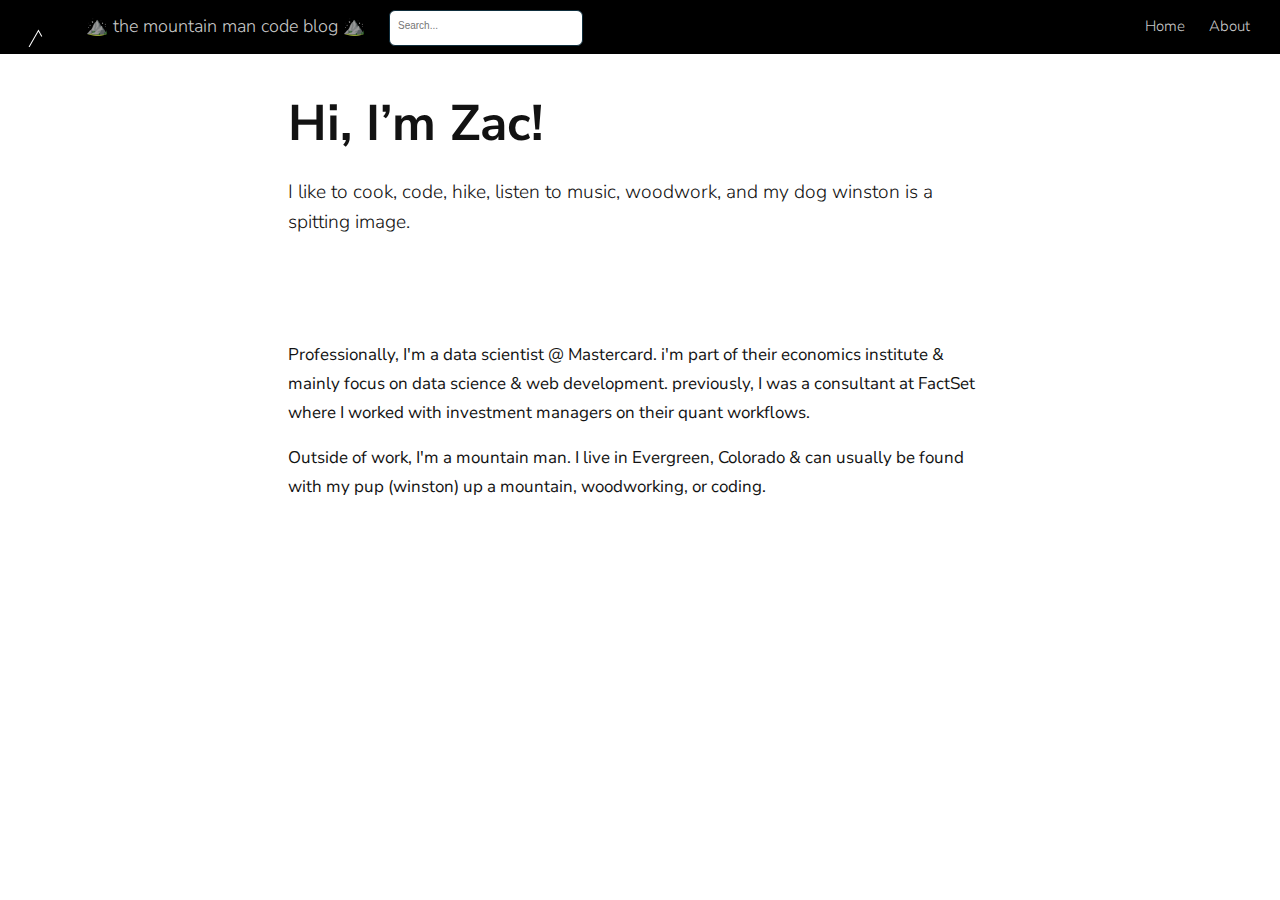
<file: about.html>
<!DOCTYPE html>

<html xmlns="http://www.w3.org/1999/xhtml" lang="" xml:lang="">

<head>
  <meta charset="utf-8"/>
  <meta name="viewport" content="width=device-width, initial-scale=1"/>
  <meta http-equiv="X-UA-Compatible" content="IE=Edge,chrome=1"/>
  <meta name="generator" content="distill" />

  <style type="text/css">
  /* Hide doc at startup (prevent jankiness while JS renders/transforms) */
  body {
    visibility: hidden;
  }
  </style>

 <!--radix_placeholder_import_source-->
 <!--/radix_placeholder_import_source-->

<style type="text/css">code{white-space: pre;}</style>
<style type="text/css" data-origin="pandoc">
code.sourceCode > span { display: inline-block; line-height: 1.25; }
code.sourceCode > span { color: inherit; text-decoration: inherit; }
code.sourceCode > span:empty { height: 1.2em; }
.sourceCode { overflow: visible; }
code.sourceCode { white-space: pre; position: relative; }
div.sourceCode { margin: 1em 0; }
pre.sourceCode { margin: 0; }
@media screen {
div.sourceCode { overflow: auto; }
}
@media print {
code.sourceCode { white-space: pre-wrap; }
code.sourceCode > span { text-indent: -5em; padding-left: 5em; }
}
pre.numberSource code
  { counter-reset: source-line 0; }
pre.numberSource code > span
  { position: relative; left: -4em; counter-increment: source-line; }
pre.numberSource code > span > a:first-child::before
  { content: counter(source-line);
    position: relative; left: -1em; text-align: right; vertical-align: baseline;
    border: none; display: inline-block;
    -webkit-touch-callout: none; -webkit-user-select: none;
    -khtml-user-select: none; -moz-user-select: none;
    -ms-user-select: none; user-select: none;
    padding: 0 4px; width: 4em;
    color: #aaaaaa;
  }
pre.numberSource { margin-left: 3em; border-left: 1px solid #aaaaaa;  padding-left: 4px; }
div.sourceCode
  {   }
@media screen {
code.sourceCode > span > a:first-child::before { text-decoration: underline; }
}
code span.al { color: #ad0000; } /* Alert */
code span.an { color: #5e5e5e; } /* Annotation */
code span.at { } /* Attribute */
code span.bn { color: #ad0000; } /* BaseN */
code span.bu { } /* BuiltIn */
code span.cf { color: #007ba5; } /* ControlFlow */
code span.ch { color: #20794d; } /* Char */
code span.cn { color: #8f5902; } /* Constant */
code span.co { color: #5e5e5e; } /* Comment */
code span.cv { color: #5e5e5e; font-style: italic; } /* CommentVar */
code span.do { color: #5e5e5e; font-style: italic; } /* Documentation */
code span.dt { color: #ad0000; } /* DataType */
code span.dv { color: #ad0000; } /* DecVal */
code span.er { color: #ad0000; } /* Error */
code span.ex { } /* Extension */
code span.fl { color: #ad0000; } /* Float */
code span.fu { color: #4758ab; } /* Function */
code span.im { } /* Import */
code span.in { color: #5e5e5e; } /* Information */
code span.kw { color: #007ba5; } /* Keyword */
code span.op { color: #5e5e5e; } /* Operator */
code span.ot { color: #007ba5; } /* Other */
code span.pp { color: #ad0000; } /* Preprocessor */
code span.sc { color: #5e5e5e; } /* SpecialChar */
code span.ss { color: #20794d; } /* SpecialString */
code span.st { color: #20794d; } /* String */
code span.va { color: #111111; } /* Variable */
code span.vs { color: #20794d; } /* VerbatimString */
code span.wa { color: #5e5e5e; font-style: italic; } /* Warning */
</style>


  <!--radix_placeholder_meta_tags-->
  <title>⛰️ the mountain man code blog ⛰️: Hi, I'm Zac!</title>
  
  <meta property="description" itemprop="description" content="I like to cook, code, hike, listen to music, woodwork, and my dog winston is a spitting image."/>
  
  <link rel="icon" type="image/vnd.microsoft.icon" href="assets/img/favicon.ico"/>
  
  
  <!--  https://developers.facebook.com/docs/sharing/webmasters#markup -->
  <meta property="og:title" content="⛰️ the mountain man code blog ⛰️: Hi, I&#39;m Zac!"/>
  <meta property="og:type" content="article"/>
  <meta property="og:description" content="I like to cook, code, hike, listen to music, woodwork, and my dog winston is a spitting image."/>
  <meta property="og:locale" content="en_US"/>
  <meta property="og:site_name" content="⛰️ the mountain man code blog ⛰️"/>
  
  <!--  https://dev.twitter.com/cards/types/summary -->
  <meta property="twitter:card" content="summary"/>
  <meta property="twitter:title" content="⛰️ the mountain man code blog ⛰️: Hi, I&#39;m Zac!"/>
  <meta property="twitter:description" content="I like to cook, code, hike, listen to music, woodwork, and my dog winston is a spitting image."/>
  
  <!--/radix_placeholder_meta_tags-->
  <!--radix_placeholder_rmarkdown_metadata-->
  
  <script type="text/json" id="radix-rmarkdown-metadata">
  {"type":"list","attributes":{"names":{"type":"character","attributes":{},"value":["title","description"]}},"value":[{"type":"character","attributes":{},"value":["Hi, I'm Zac!"]},{"type":"character","attributes":{},"value":["I like to cook, code, hike, listen to music, woodwork, and my dog winston is a spitting image.  "]}]}
  </script>
  <!--/radix_placeholder_rmarkdown_metadata-->
  <!--radix_placeholder_navigation_in_header-->
  <meta name="distill:offset" content=""/>
  
  <script type="application/javascript">
  
    window.headroom_prevent_pin = false;
  
    window.document.addEventListener("DOMContentLoaded", function (event) {
  
      // initialize headroom for banner
      var header = $('header').get(0);
      var headerHeight = header.offsetHeight;
      var headroom = new Headroom(header, {
        tolerance: 5,
        onPin : function() {
          if (window.headroom_prevent_pin) {
            window.headroom_prevent_pin = false;
            headroom.unpin();
          }
        }
      });
      headroom.init();
      if(window.location.hash)
        headroom.unpin();
      $(header).addClass('headroom--transition');
  
      // offset scroll location for banner on hash change
      // (see: https://github.com/WickyNilliams/headroom.js/issues/38)
      window.addEventListener("hashchange", function(event) {
        window.scrollTo(0, window.pageYOffset - (headerHeight + 25));
      });
  
      // responsive menu
      $('.distill-site-header').each(function(i, val) {
        var topnav = $(this);
        var toggle = topnav.find('.nav-toggle');
        toggle.on('click', function() {
          topnav.toggleClass('responsive');
        });
      });
  
      // nav dropdowns
      $('.nav-dropbtn').click(function(e) {
        $(this).next('.nav-dropdown-content').toggleClass('nav-dropdown-active');
        $(this).parent().siblings('.nav-dropdown')
           .children('.nav-dropdown-content').removeClass('nav-dropdown-active');
      });
      $("body").click(function(e){
        $('.nav-dropdown-content').removeClass('nav-dropdown-active');
      });
      $(".nav-dropdown").click(function(e){
        e.stopPropagation();
      });
    });
  </script>
  
  <style type="text/css">
  
  /* Theme (user-documented overrideables for nav appearance) */
  
  .distill-site-nav {
    color: rgba(255, 255, 255, 0.8);
    background-color: #0F2E3D;
    font-size: 15px;
    font-weight: 300;
  }
  
  .distill-site-nav a {
    color: inherit;
    text-decoration: none;
  }
  
  .distill-site-nav a:hover {
    color: white;
  }
  
  @media print {
    .distill-site-nav {
      display: none;
    }
  }
  
  .distill-site-header {
  
  }
  
  .distill-site-footer {
  
  }
  
  
  /* Site Header */
  
  .distill-site-header {
    width: 100%;
    box-sizing: border-box;
    z-index: 3;
  }
  
  .distill-site-header .nav-left {
    display: inline-block;
    margin-left: 8px;
  }
  
  @media screen and (max-width: 768px) {
    .distill-site-header .nav-left {
      margin-left: 0;
    }
  }
  
  
  .distill-site-header .nav-right {
    float: right;
    margin-right: 8px;
  }
  
  .distill-site-header a,
  .distill-site-header .title {
    display: inline-block;
    text-align: center;
    padding: 14px 10px 14px 10px;
  }
  
  .distill-site-header .title {
    font-size: 18px;
    min-width: 150px;
  }
  
  .distill-site-header .logo {
    padding: 0;
  }
  
  .distill-site-header .logo img {
    display: none;
    max-height: 20px;
    width: auto;
    margin-bottom: -4px;
  }
  
  .distill-site-header .nav-image img {
    max-height: 18px;
    width: auto;
    display: inline-block;
    margin-bottom: -3px;
  }
  
  
  
  @media screen and (min-width: 1000px) {
    .distill-site-header .logo img {
      display: inline-block;
    }
    .distill-site-header .nav-left {
      margin-left: 20px;
    }
    .distill-site-header .nav-right {
      margin-right: 20px;
    }
    .distill-site-header .title {
      padding-left: 12px;
    }
  }
  
  
  .distill-site-header .nav-toggle {
    display: none;
  }
  
  .nav-dropdown {
    display: inline-block;
    position: relative;
  }
  
  .nav-dropdown .nav-dropbtn {
    border: none;
    outline: none;
    color: rgba(255, 255, 255, 0.8);
    padding: 16px 10px;
    background-color: transparent;
    font-family: inherit;
    font-size: inherit;
    font-weight: inherit;
    margin: 0;
    margin-top: 1px;
    z-index: 2;
  }
  
  .nav-dropdown-content {
    display: none;
    position: absolute;
    background-color: white;
    min-width: 200px;
    border: 1px solid rgba(0,0,0,0.15);
    border-radius: 4px;
    box-shadow: 0px 8px 16px 0px rgba(0,0,0,0.1);
    z-index: 1;
    margin-top: 2px;
    white-space: nowrap;
    padding-top: 4px;
    padding-bottom: 4px;
  }
  
  .nav-dropdown-content hr {
    margin-top: 4px;
    margin-bottom: 4px;
    border: none;
    border-bottom: 1px solid rgba(0, 0, 0, 0.1);
  }
  
  .nav-dropdown-active {
    display: block;
  }
  
  .nav-dropdown-content a, .nav-dropdown-content .nav-dropdown-header {
    color: black;
    padding: 6px 24px;
    text-decoration: none;
    display: block;
    text-align: left;
  }
  
  .nav-dropdown-content .nav-dropdown-header {
    display: block;
    padding: 5px 24px;
    padding-bottom: 0;
    text-transform: uppercase;
    font-size: 14px;
    color: #999999;
    white-space: nowrap;
  }
  
  .nav-dropdown:hover .nav-dropbtn {
    color: white;
  }
  
  .nav-dropdown-content a:hover {
    background-color: #ddd;
    color: black;
  }
  
  .nav-right .nav-dropdown-content {
    margin-left: -45%;
    right: 0;
  }
  
  @media screen and (max-width: 768px) {
    .distill-site-header a, .distill-site-header .nav-dropdown  {display: none;}
    .distill-site-header a.nav-toggle {
      float: right;
      display: block;
    }
    .distill-site-header .title {
      margin-left: 0;
    }
    .distill-site-header .nav-right {
      margin-right: 0;
    }
    .distill-site-header {
      overflow: hidden;
    }
    .nav-right .nav-dropdown-content {
      margin-left: 0;
    }
  }
  
  
  @media screen and (max-width: 768px) {
    .distill-site-header.responsive {position: relative; min-height: 500px; }
    .distill-site-header.responsive a.nav-toggle {
      position: absolute;
      right: 0;
      top: 0;
    }
    .distill-site-header.responsive a,
    .distill-site-header.responsive .nav-dropdown {
      display: block;
      text-align: left;
    }
    .distill-site-header.responsive .nav-left,
    .distill-site-header.responsive .nav-right {
      width: 100%;
    }
    .distill-site-header.responsive .nav-dropdown {float: none;}
    .distill-site-header.responsive .nav-dropdown-content {position: relative;}
    .distill-site-header.responsive .nav-dropdown .nav-dropbtn {
      display: block;
      width: 100%;
      text-align: left;
    }
  }
  
  /* Site Footer */
  
  .distill-site-footer {
    width: 100%;
    overflow: hidden;
    box-sizing: border-box;
    z-index: 3;
    margin-top: 30px;
    padding-top: 30px;
    padding-bottom: 30px;
    text-align: center;
  }
  
  /* Headroom */
  
  d-title {
    padding-top: 6rem;
  }
  
  @media print {
    d-title {
      padding-top: 4rem;
    }
  }
  
  .headroom {
    z-index: 1000;
    position: fixed;
    top: 0;
    left: 0;
    right: 0;
  }
  
  .headroom--transition {
    transition: all .4s ease-in-out;
  }
  
  .headroom--unpinned {
    top: -100px;
  }
  
  .headroom--pinned {
    top: 0;
  }
  
  /* adjust viewport for navbar height */
  /* helps vertically center bootstrap (non-distill) content */
  .min-vh-100 {
    min-height: calc(100vh - 100px) !important;
  }
  
  </style>
  
  <script src="site_libs/jquery-3.6.0/jquery-3.6.0.min.js"></script>
  <link href="site_libs/font-awesome-5.1.0/css/all.css" rel="stylesheet"/>
  <link href="site_libs/font-awesome-5.1.0/css/v4-shims.css" rel="stylesheet"/>
  <script src="site_libs/headroom-0.9.4/headroom.min.js"></script>
  <script src="site_libs/autocomplete-0.37.1/autocomplete.min.js"></script>
  <script src="site_libs/fuse-6.4.1/fuse.min.js"></script>
  
  <script type="application/javascript">
  
  function getMeta(metaName) {
    var metas = document.getElementsByTagName('meta');
    for (let i = 0; i < metas.length; i++) {
      if (metas[i].getAttribute('name') === metaName) {
        return metas[i].getAttribute('content');
      }
    }
    return '';
  }
  
  function offsetURL(url) {
    var offset = getMeta('distill:offset');
    return offset ? offset + '/' + url : url;
  }
  
  function createFuseIndex() {
  
    // create fuse index
    var options = {
      keys: [
        { name: 'title', weight: 20 },
        { name: 'categories', weight: 15 },
        { name: 'description', weight: 10 },
        { name: 'contents', weight: 5 },
      ],
      ignoreLocation: true,
      threshold: 0
    };
    var fuse = new window.Fuse([], options);
  
    // fetch the main search.json
    return fetch(offsetURL('search.json'))
      .then(function(response) {
        if (response.status == 200) {
          return response.json().then(function(json) {
            // index main articles
            json.articles.forEach(function(article) {
              fuse.add(article);
            });
            // download collections and index their articles
            return Promise.all(json.collections.map(function(collection) {
              return fetch(offsetURL(collection)).then(function(response) {
                if (response.status === 200) {
                  return response.json().then(function(articles) {
                    articles.forEach(function(article) {
                      fuse.add(article);
                    });
                  })
                } else {
                  return Promise.reject(
                    new Error('Unexpected status from search index request: ' +
                              response.status)
                  );
                }
              });
            })).then(function() {
              return fuse;
            });
          });
  
        } else {
          return Promise.reject(
            new Error('Unexpected status from search index request: ' +
                        response.status)
          );
        }
      });
  }
  
  window.document.addEventListener("DOMContentLoaded", function (event) {
  
    // get search element (bail if we don't have one)
    var searchEl = window.document.getElementById('distill-search');
    if (!searchEl)
      return;
  
    createFuseIndex()
      .then(function(fuse) {
  
        // make search box visible
        searchEl.classList.remove('hidden');
  
        // initialize autocomplete
        var options = {
          autoselect: true,
          hint: false,
          minLength: 2,
        };
        window.autocomplete(searchEl, options, [{
          source: function(query, callback) {
            const searchOptions = {
              isCaseSensitive: false,
              shouldSort: true,
              minMatchCharLength: 2,
              limit: 10,
            };
            var results = fuse.search(query, searchOptions);
            callback(results
              .map(function(result) { return result.item; })
            );
          },
          templates: {
            suggestion: function(suggestion) {
              var img = suggestion.preview && Object.keys(suggestion.preview).length > 0
                ? `<img src="${offsetURL(suggestion.preview)}"</img>`
                : '';
              var html = `
                <div class="search-item">
                  <h3>${suggestion.title}</h3>
                  <div class="search-item-description">
                    ${suggestion.description || ''}
                  </div>
                  <div class="search-item-preview">
                    ${img}
                  </div>
                </div>
              `;
              return html;
            }
          }
        }]).on('autocomplete:selected', function(event, suggestion) {
          window.location.href = offsetURL(suggestion.path);
        });
        // remove inline display style on autocompleter (we want to
        // manage responsive display via css)
        $('.algolia-autocomplete').css("display", "");
      })
      .catch(function(error) {
        console.log(error);
      });
  
  });
  
  </script>
  
  <style type="text/css">
  
  .nav-search {
    font-size: x-small;
  }
  
  /* Algolioa Autocomplete */
  
  .algolia-autocomplete {
    display: inline-block;
    margin-left: 10px;
    vertical-align: sub;
    background-color: white;
    color: black;
    padding: 6px;
    padding-top: 8px;
    padding-bottom: 0;
    border-radius: 6px;
    border: 1px #0F2E3D solid;
    width: 180px;
  }
  
  
  @media screen and (max-width: 768px) {
    .distill-site-nav .algolia-autocomplete {
      display: none;
      visibility: hidden;
    }
    .distill-site-nav.responsive .algolia-autocomplete {
      display: inline-block;
      visibility: visible;
    }
    .distill-site-nav.responsive .algolia-autocomplete .aa-dropdown-menu {
      margin-left: 0;
      width: 400px;
      max-height: 400px;
    }
  }
  
  .algolia-autocomplete .aa-input, .algolia-autocomplete .aa-hint {
    width: 90%;
    outline: none;
    border: none;
  }
  
  .algolia-autocomplete .aa-hint {
    color: #999;
  }
  .algolia-autocomplete .aa-dropdown-menu {
    width: 550px;
    max-height: 70vh;
    overflow-x: visible;
    overflow-y: scroll;
    padding: 5px;
    margin-top: 3px;
    margin-left: -150px;
    background-color: #fff;
    border-radius: 5px;
    border: 1px solid #999;
    border-top: none;
  }
  
  .algolia-autocomplete .aa-dropdown-menu .aa-suggestion {
    cursor: pointer;
    padding: 5px 4px;
    border-bottom: 1px solid #eee;
  }
  
  .algolia-autocomplete .aa-dropdown-menu .aa-suggestion:last-of-type {
    border-bottom: none;
    margin-bottom: 2px;
  }
  
  .algolia-autocomplete .aa-dropdown-menu .aa-suggestion .search-item {
    overflow: hidden;
    font-size: 0.8em;
    line-height: 1.4em;
  }
  
  .algolia-autocomplete .aa-dropdown-menu .aa-suggestion .search-item h3 {
    font-size: 1rem;
    margin-block-start: 0;
    margin-block-end: 5px;
  }
  
  .algolia-autocomplete .aa-dropdown-menu .aa-suggestion .search-item-description {
    display: inline-block;
    overflow: hidden;
    height: 2.8em;
    width: 80%;
    margin-right: 4%;
  }
  
  .algolia-autocomplete .aa-dropdown-menu .aa-suggestion .search-item-preview {
    display: inline-block;
    width: 15%;
  }
  
  .algolia-autocomplete .aa-dropdown-menu .aa-suggestion .search-item-preview img {
    height: 3em;
    width: auto;
    display: none;
  }
  
  .algolia-autocomplete .aa-dropdown-menu .aa-suggestion .search-item-preview img[src] {
    display: initial;
  }
  
  .algolia-autocomplete .aa-dropdown-menu .aa-suggestion.aa-cursor {
    background-color: #eee;
  }
  .algolia-autocomplete .aa-dropdown-menu .aa-suggestion em {
    font-weight: bold;
    font-style: normal;
  }
  
  </style>
  
  
  <!--/radix_placeholder_navigation_in_header-->
  <!--radix_placeholder_distill-->
  
  <style type="text/css">
  
  body {
    background-color: white;
  }
  
  .pandoc-table {
    width: 100%;
  }
  
  .pandoc-table>caption {
    margin-bottom: 10px;
  }
  
  .pandoc-table th:not([align]) {
    text-align: left;
  }
  
  .pagedtable-footer {
    font-size: 15px;
  }
  
  d-byline .byline {
    grid-template-columns: 2fr 2fr;
  }
  
  d-byline .byline h3 {
    margin-block-start: 1.5em;
  }
  
  d-byline .byline .authors-affiliations h3 {
    margin-block-start: 0.5em;
  }
  
  .authors-affiliations .orcid-id {
    width: 16px;
    height:16px;
    margin-left: 4px;
    margin-right: 4px;
    vertical-align: middle;
    padding-bottom: 2px;
  }
  
  d-title .dt-tags {
    margin-top: 1em;
    grid-column: text;
  }
  
  .dt-tags .dt-tag {
    text-decoration: none;
    display: inline-block;
    color: rgba(0,0,0,0.6);
    padding: 0em 0.4em;
    margin-right: 0.5em;
    margin-bottom: 0.4em;
    font-size: 70%;
    border: 1px solid rgba(0,0,0,0.2);
    border-radius: 3px;
    text-transform: uppercase;
    font-weight: 500;
  }
  
  d-article table.gt_table td,
  d-article table.gt_table th {
    border-bottom: none;
  }
  
  .html-widget {
    margin-bottom: 2.0em;
  }
  
  .l-screen-inset {
    padding-right: 16px;
  }
  
  .l-screen .caption {
    margin-left: 10px;
  }
  
  .shaded {
    background: rgb(247, 247, 247);
    padding-top: 20px;
    padding-bottom: 20px;
    border-top: 1px solid rgba(0, 0, 0, 0.1);
    border-bottom: 1px solid rgba(0, 0, 0, 0.1);
  }
  
  .shaded .html-widget {
    margin-bottom: 0;
    border: 1px solid rgba(0, 0, 0, 0.1);
  }
  
  .shaded .shaded-content {
    background: white;
  }
  
  .text-output {
    margin-top: 0;
    line-height: 1.5em;
  }
  
  .hidden {
    display: none !important;
  }
  
  d-article {
    padding-top: 2.5rem;
    padding-bottom: 30px;
  }
  
  d-appendix {
    padding-top: 30px;
  }
  
  d-article>p>img {
    width: 100%;
  }
  
  d-article h2 {
    margin: 1rem 0 1.5rem 0;
  }
  
  d-article h3 {
    margin-top: 1.5rem;
  }
  
  d-article iframe {
    border: 1px solid rgba(0, 0, 0, 0.1);
    margin-bottom: 2.0em;
    width: 100%;
  }
  
  /* Tweak code blocks */
  
  d-article div.sourceCode code,
  d-article pre code {
    font-family: Consolas, Monaco, 'Andale Mono', 'Ubuntu Mono', monospace;
  }
  
  d-article pre,
  d-article div.sourceCode,
  d-article div.sourceCode pre {
    overflow: auto;
  }
  
  d-article div.sourceCode {
    background-color: white;
  }
  
  d-article div.sourceCode pre {
    padding-left: 10px;
    font-size: 12px;
    border-left: 2px solid rgba(0,0,0,0.1);
  }
  
  d-article pre {
    font-size: 12px;
    color: black;
    background: none;
    margin-top: 0;
    text-align: left;
    white-space: pre;
    word-spacing: normal;
    word-break: normal;
    word-wrap: normal;
    line-height: 1.5;
  
    -moz-tab-size: 4;
    -o-tab-size: 4;
    tab-size: 4;
  
    -webkit-hyphens: none;
    -moz-hyphens: none;
    -ms-hyphens: none;
    hyphens: none;
  }
  
  d-article pre a {
    border-bottom: none;
  }
  
  d-article pre a:hover {
    border-bottom: none;
    text-decoration: underline;
  }
  
  d-article details {
    grid-column: text;
    margin-bottom: 0.8em;
  }
  
  @media(min-width: 768px) {
  
  d-article pre,
  d-article div.sourceCode,
  d-article div.sourceCode pre {
    overflow: visible !important;
  }
  
  d-article div.sourceCode pre {
    padding-left: 18px;
    font-size: 14px;
  }
  
  d-article pre {
    font-size: 14px;
  }
  
  }
  
  figure img.external {
    background: white;
    border: 1px solid rgba(0, 0, 0, 0.1);
    box-shadow: 0 1px 8px rgba(0, 0, 0, 0.1);
    padding: 18px;
    box-sizing: border-box;
  }
  
  /* CSS for d-contents */
  
  .d-contents {
    grid-column: text;
    color: rgba(0,0,0,0.8);
    font-size: 0.9em;
    padding-bottom: 1em;
    margin-bottom: 1em;
    padding-bottom: 0.5em;
    margin-bottom: 1em;
    padding-left: 0.25em;
    justify-self: start;
  }
  
  @media(min-width: 1000px) {
    .d-contents.d-contents-float {
      height: 0;
      grid-column-start: 1;
      grid-column-end: 4;
      justify-self: center;
      padding-right: 3em;
      padding-left: 2em;
    }
  }
  
  .d-contents nav h3 {
    font-size: 18px;
    margin-top: 0;
    margin-bottom: 1em;
  }
  
  .d-contents li {
    list-style-type: none
  }
  
  .d-contents nav > ul {
    padding-left: 0;
  }
  
  .d-contents ul {
    padding-left: 1em
  }
  
  .d-contents nav ul li {
    margin-top: 0.6em;
    margin-bottom: 0.2em;
  }
  
  .d-contents nav a {
    font-size: 13px;
    border-bottom: none;
    text-decoration: none
    color: rgba(0, 0, 0, 0.8);
  }
  
  .d-contents nav a:hover {
    text-decoration: underline solid rgba(0, 0, 0, 0.6)
  }
  
  .d-contents nav > ul > li > a {
    font-weight: 600;
  }
  
  .d-contents nav > ul > li > ul {
    font-weight: inherit;
  }
  
  .d-contents nav > ul > li > ul > li {
    margin-top: 0.2em;
  }
  
  
  .d-contents nav ul {
    margin-top: 0;
    margin-bottom: 0.25em;
  }
  
  .d-article-with-toc h2:nth-child(2) {
    margin-top: 0;
  }
  
  
  /* Figure */
  
  .figure {
    position: relative;
    margin-bottom: 2.5em;
    margin-top: 1.5em;
  }
  
  .figure img {
    width: 100%;
  }
  
  .figure .caption {
    color: rgba(0, 0, 0, 0.6);
    font-size: 12px;
    line-height: 1.5em;
  }
  
  .figure img.external {
    background: white;
    border: 1px solid rgba(0, 0, 0, 0.1);
    box-shadow: 0 1px 8px rgba(0, 0, 0, 0.1);
    padding: 18px;
    box-sizing: border-box;
  }
  
  .figure .caption a {
    color: rgba(0, 0, 0, 0.6);
  }
  
  .figure .caption b,
  .figure .caption strong, {
    font-weight: 600;
    color: rgba(0, 0, 0, 1.0);
  }
  
  /* Citations */
  
  d-article .citation {
    color: inherit;
    cursor: inherit;
  }
  
  div.hanging-indent{
    margin-left: 1em; text-indent: -1em;
  }
  
  /* Citation hover box */
  
  .tippy-box[data-theme~=light-border] {
    background-color: rgba(250, 250, 250, 0.95);
  }
  
  .tippy-content > p {
    margin-bottom: 0;
    padding: 2px;
  }
  
  
  /* Tweak 1000px media break to show more text */
  
  @media(min-width: 1000px) {
    .base-grid,
    distill-header,
    d-title,
    d-abstract,
    d-article,
    d-appendix,
    distill-appendix,
    d-byline,
    d-footnote-list,
    d-citation-list,
    distill-footer {
      grid-template-columns: [screen-start] 1fr [page-start kicker-start] 80px [middle-start] 50px [text-start kicker-end] 65px 65px 65px 65px 65px 65px 65px 65px [text-end gutter-start] 65px [middle-end] 65px [page-end gutter-end] 1fr [screen-end];
      grid-column-gap: 16px;
    }
  
    .grid {
      grid-column-gap: 16px;
    }
  
    d-article {
      font-size: 1.06rem;
      line-height: 1.7em;
    }
    figure .caption, .figure .caption, figure figcaption {
      font-size: 13px;
    }
  }
  
  @media(min-width: 1180px) {
    .base-grid,
    distill-header,
    d-title,
    d-abstract,
    d-article,
    d-appendix,
    distill-appendix,
    d-byline,
    d-footnote-list,
    d-citation-list,
    distill-footer {
      grid-template-columns: [screen-start] 1fr [page-start kicker-start] 60px [middle-start] 60px [text-start kicker-end] 60px 60px 60px 60px 60px 60px 60px 60px [text-end gutter-start] 60px [middle-end] 60px [page-end gutter-end] 1fr [screen-end];
      grid-column-gap: 32px;
    }
  
    .grid {
      grid-column-gap: 32px;
    }
  }
  
  
  /* Get the citation styles for the appendix (not auto-injected on render since
     we do our own rendering of the citation appendix) */
  
  d-appendix .citation-appendix,
  .d-appendix .citation-appendix {
    font-size: 11px;
    line-height: 15px;
    border-left: 1px solid rgba(0, 0, 0, 0.1);
    padding-left: 18px;
    border: 1px solid rgba(0,0,0,0.1);
    background: rgba(0, 0, 0, 0.02);
    padding: 10px 18px;
    border-radius: 3px;
    color: rgba(150, 150, 150, 1);
    overflow: hidden;
    margin-top: -12px;
    white-space: pre-wrap;
    word-wrap: break-word;
  }
  
  /* Include appendix styles here so they can be overridden */
  
  d-appendix {
    contain: layout style;
    font-size: 0.8em;
    line-height: 1.7em;
    margin-top: 60px;
    margin-bottom: 0;
    border-top: 1px solid rgba(0, 0, 0, 0.1);
    color: rgba(0,0,0,0.5);
    padding-top: 60px;
    padding-bottom: 48px;
  }
  
  d-appendix h3 {
    grid-column: page-start / text-start;
    font-size: 15px;
    font-weight: 500;
    margin-top: 1em;
    margin-bottom: 0;
    color: rgba(0,0,0,0.65);
  }
  
  d-appendix h3 + * {
    margin-top: 1em;
  }
  
  d-appendix ol {
    padding: 0 0 0 15px;
  }
  
  @media (min-width: 768px) {
    d-appendix ol {
      padding: 0 0 0 30px;
      margin-left: -30px;
    }
  }
  
  d-appendix li {
    margin-bottom: 1em;
  }
  
  d-appendix a {
    color: rgba(0, 0, 0, 0.6);
  }
  
  d-appendix > * {
    grid-column: text;
  }
  
  d-appendix > d-footnote-list,
  d-appendix > d-citation-list,
  d-appendix > distill-appendix {
    grid-column: screen;
  }
  
  /* Include footnote styles here so they can be overridden */
  
  d-footnote-list {
    contain: layout style;
  }
  
  d-footnote-list > * {
    grid-column: text;
  }
  
  d-footnote-list a.footnote-backlink {
    color: rgba(0,0,0,0.3);
    padding-left: 0.5em;
  }
  
  
  
  /* Anchor.js */
  
  .anchorjs-link {
    /*transition: all .25s linear; */
    text-decoration: none;
    border-bottom: none;
  }
  *:hover > .anchorjs-link {
    margin-left: -1.125em !important;
    text-decoration: none;
    border-bottom: none;
  }
  
  /* Social footer */
  
  .social_footer {
    margin-top: 30px;
    margin-bottom: 0;
    color: rgba(0,0,0,0.67);
  }
  
  .disqus-comments {
    margin-right: 30px;
  }
  
  .disqus-comment-count {
    border-bottom: 1px solid rgba(0, 0, 0, 0.4);
    cursor: pointer;
  }
  
  #disqus_thread {
    margin-top: 30px;
  }
  
  .article-sharing a {
    border-bottom: none;
    margin-right: 8px;
  }
  
  .article-sharing a:hover {
    border-bottom: none;
  }
  
  .sidebar-section.subscribe {
    font-size: 12px;
    line-height: 1.6em;
  }
  
  .subscribe p {
    margin-bottom: 0.5em;
  }
  
  
  .article-footer .subscribe {
    font-size: 15px;
    margin-top: 45px;
  }
  
  
  .sidebar-section.custom {
    font-size: 12px;
    line-height: 1.6em;
  }
  
  .custom p {
    margin-bottom: 0.5em;
  }
  
  /* Styles for listing layout (hide title) */
  .layout-listing d-title, .layout-listing .d-title {
    display: none;
  }
  
  /* Styles for posts lists (not auto-injected) */
  
  
  .posts-with-sidebar {
    padding-left: 45px;
    padding-right: 45px;
  }
  
  .posts-list .description h2,
  .posts-list .description p {
    font-family: -apple-system, BlinkMacSystemFont, "Segoe UI", Roboto, Oxygen, Ubuntu, Cantarell, "Fira Sans", "Droid Sans", "Helvetica Neue", Arial, sans-serif;
  }
  
  .posts-list .description h2 {
    font-weight: 700;
    border-bottom: none;
    padding-bottom: 0;
  }
  
  .posts-list h2.post-tag {
    border-bottom: 1px solid rgba(0, 0, 0, 0.2);
    padding-bottom: 12px;
  }
  .posts-list {
    margin-top: 60px;
    margin-bottom: 24px;
  }
  
  .posts-list .post-preview {
    text-decoration: none;
    overflow: hidden;
    display: block;
    border-bottom: 1px solid rgba(0, 0, 0, 0.1);
    padding: 24px 0;
  }
  
  .post-preview-last {
    border-bottom: none !important;
  }
  
  .posts-list .posts-list-caption {
    grid-column: screen;
    font-weight: 400;
  }
  
  .posts-list .post-preview h2 {
    margin: 0 0 6px 0;
    line-height: 1.2em;
    font-style: normal;
    font-size: 24px;
  }
  
  .posts-list .post-preview p {
    margin: 0 0 12px 0;
    line-height: 1.4em;
    font-size: 16px;
  }
  
  .posts-list .post-preview .thumbnail {
    box-sizing: border-box;
    margin-bottom: 24px;
    position: relative;
    max-width: 500px;
  }
  .posts-list .post-preview img {
    width: 100%;
    display: block;
  }
  
  .posts-list .metadata {
    font-size: 12px;
    line-height: 1.4em;
    margin-bottom: 18px;
  }
  
  .posts-list .metadata > * {
    display: inline-block;
  }
  
  .posts-list .metadata .publishedDate {
    margin-right: 2em;
  }
  
  .posts-list .metadata .dt-authors {
    display: block;
    margin-top: 0.3em;
    margin-right: 2em;
  }
  
  .posts-list .dt-tags {
    display: block;
    line-height: 1em;
  }
  
  .posts-list .dt-tags .dt-tag {
    display: inline-block;
    color: rgba(0,0,0,0.6);
    padding: 0.3em 0.4em;
    margin-right: 0.2em;
    margin-bottom: 0.4em;
    font-size: 60%;
    border: 1px solid rgba(0,0,0,0.2);
    border-radius: 3px;
    text-transform: uppercase;
    font-weight: 500;
  }
  
  .posts-list img {
    opacity: 1;
  }
  
  .posts-list img[data-src] {
    opacity: 0;
  }
  
  .posts-more {
    clear: both;
  }
  
  
  .posts-sidebar {
    font-size: 16px;
  }
  
  .posts-sidebar h3 {
    font-size: 16px;
    margin-top: 0;
    margin-bottom: 0.5em;
    font-weight: 400;
    text-transform: uppercase;
  }
  
  .sidebar-section {
    margin-bottom: 30px;
  }
  
  .categories ul {
    list-style-type: none;
    margin: 0;
    padding: 0;
  }
  
  .categories li {
    color: rgba(0, 0, 0, 0.8);
    margin-bottom: 0;
  }
  
  .categories li>a {
    border-bottom: none;
  }
  
  .categories li>a:hover {
    border-bottom: 1px solid rgba(0, 0, 0, 0.4);
  }
  
  .categories .active {
    font-weight: 600;
  }
  
  .categories .category-count {
    color: rgba(0, 0, 0, 0.4);
  }
  
  
  @media(min-width: 768px) {
    .posts-list .post-preview h2 {
      font-size: 26px;
    }
    .posts-list .post-preview .thumbnail {
      float: right;
      width: 30%;
      margin-bottom: 0;
    }
    .posts-list .post-preview .description {
      float: left;
      width: 45%;
    }
    .posts-list .post-preview .metadata {
      float: left;
      width: 20%;
      margin-top: 8px;
    }
    .posts-list .post-preview p {
      margin: 0 0 12px 0;
      line-height: 1.5em;
      font-size: 16px;
    }
    .posts-with-sidebar .posts-list {
      float: left;
      width: 75%;
    }
    .posts-with-sidebar .posts-sidebar {
      float: right;
      width: 20%;
      margin-top: 60px;
      padding-top: 24px;
      padding-bottom: 24px;
    }
  }
  
  
  /* Improve display for browsers without grid (IE/Edge <= 15) */
  
  .downlevel {
    line-height: 1.6em;
    font-family: -apple-system, BlinkMacSystemFont, "Segoe UI", Roboto, Oxygen, Ubuntu, Cantarell, "Fira Sans", "Droid Sans", "Helvetica Neue", Arial, sans-serif;
    margin: 0;
  }
  
  .downlevel .d-title {
    padding-top: 6rem;
    padding-bottom: 1.5rem;
  }
  
  .downlevel .d-title h1 {
    font-size: 50px;
    font-weight: 700;
    line-height: 1.1em;
    margin: 0 0 0.5rem;
  }
  
  .downlevel .d-title p {
    font-weight: 300;
    font-size: 1.2rem;
    line-height: 1.55em;
    margin-top: 0;
  }
  
  .downlevel .d-byline {
    padding-top: 0.8em;
    padding-bottom: 0.8em;
    font-size: 0.8rem;
    line-height: 1.8em;
  }
  
  .downlevel .section-separator {
    border: none;
    border-top: 1px solid rgba(0, 0, 0, 0.1);
  }
  
  .downlevel .d-article {
    font-size: 1.06rem;
    line-height: 1.7em;
    padding-top: 1rem;
    padding-bottom: 2rem;
  }
  
  
  .downlevel .d-appendix {
    padding-left: 0;
    padding-right: 0;
    max-width: none;
    font-size: 0.8em;
    line-height: 1.7em;
    margin-bottom: 0;
    color: rgba(0,0,0,0.5);
    padding-top: 40px;
    padding-bottom: 48px;
  }
  
  .downlevel .footnotes ol {
    padding-left: 13px;
  }
  
  .downlevel .base-grid,
  .downlevel .distill-header,
  .downlevel .d-title,
  .downlevel .d-abstract,
  .downlevel .d-article,
  .downlevel .d-appendix,
  .downlevel .distill-appendix,
  .downlevel .d-byline,
  .downlevel .d-footnote-list,
  .downlevel .d-citation-list,
  .downlevel .distill-footer,
  .downlevel .appendix-bottom,
  .downlevel .posts-container {
    padding-left: 40px;
    padding-right: 40px;
  }
  
  @media(min-width: 768px) {
    .downlevel .base-grid,
    .downlevel .distill-header,
    .downlevel .d-title,
    .downlevel .d-abstract,
    .downlevel .d-article,
    .downlevel .d-appendix,
    .downlevel .distill-appendix,
    .downlevel .d-byline,
    .downlevel .d-footnote-list,
    .downlevel .d-citation-list,
    .downlevel .distill-footer,
    .downlevel .appendix-bottom,
    .downlevel .posts-container {
    padding-left: 150px;
    padding-right: 150px;
    max-width: 900px;
  }
  }
  
  .downlevel pre code {
    display: block;
    border-left: 2px solid rgba(0, 0, 0, .1);
    padding: 0 0 0 20px;
    font-size: 14px;
  }
  
  .downlevel code, .downlevel pre {
    color: black;
    background: none;
    font-family: Consolas, Monaco, 'Andale Mono', 'Ubuntu Mono', monospace;
    text-align: left;
    white-space: pre;
    word-spacing: normal;
    word-break: normal;
    word-wrap: normal;
    line-height: 1.5;
  
    -moz-tab-size: 4;
    -o-tab-size: 4;
    tab-size: 4;
  
    -webkit-hyphens: none;
    -moz-hyphens: none;
    -ms-hyphens: none;
    hyphens: none;
  }
  
  .downlevel .posts-list .post-preview {
    color: inherit;
  }
  
  
  
  </style>
  
  <script type="application/javascript">
  
  function is_downlevel_browser() {
    if (bowser.isUnsupportedBrowser({ msie: "12", msedge: "16"},
                                   window.navigator.userAgent)) {
      return true;
    } else {
      return window.load_distill_framework === undefined;
    }
  }
  
  // show body when load is complete
  function on_load_complete() {
  
    // add anchors
    if (window.anchors) {
      window.anchors.options.placement = 'left';
      window.anchors.add('d-article > h2, d-article > h3, d-article > h4, d-article > h5');
    }
  
  
    // set body to visible
    document.body.style.visibility = 'visible';
  
    // force redraw for leaflet widgets
    if (window.HTMLWidgets) {
      var maps = window.HTMLWidgets.findAll(".leaflet");
      $.each(maps, function(i, el) {
        var map = this.getMap();
        map.invalidateSize();
        map.eachLayer(function(layer) {
          if (layer instanceof L.TileLayer)
            layer.redraw();
        });
      });
    }
  
    // trigger 'shown' so htmlwidgets resize
    $('d-article').trigger('shown');
  }
  
  function init_distill() {
  
    init_common();
  
    // create front matter
    var front_matter = $('<d-front-matter></d-front-matter>');
    $('#distill-front-matter').wrap(front_matter);
  
    // create d-title
    $('.d-title').changeElementType('d-title');
  
    // create d-byline
    var byline = $('<d-byline></d-byline>');
    $('.d-byline').replaceWith(byline);
  
    // create d-article
    var article = $('<d-article></d-article>');
    $('.d-article').wrap(article).children().unwrap();
  
    // move posts container into article
    $('.posts-container').appendTo($('d-article'));
  
    // create d-appendix
    $('.d-appendix').changeElementType('d-appendix');
  
    // flag indicating that we have appendix items
    var appendix = $('.appendix-bottom').children('h3').length > 0;
  
    // replace footnotes with <d-footnote>
    $('.footnote-ref').each(function(i, val) {
      appendix = true;
      var href = $(this).attr('href');
      var id = href.replace('#', '');
      var fn = $('#' + id);
      var fn_p = $('#' + id + '>p');
      fn_p.find('.footnote-back').remove();
      var text = fn_p.html();
      var dtfn = $('<d-footnote></d-footnote>');
      dtfn.html(text);
      $(this).replaceWith(dtfn);
    });
    // remove footnotes
    $('.footnotes').remove();
  
    // move refs into #references-listing
    $('#references-listing').replaceWith($('#refs'));
  
    $('h1.appendix, h2.appendix').each(function(i, val) {
      $(this).changeElementType('h3');
    });
    $('h3.appendix').each(function(i, val) {
      var id = $(this).attr('id');
      $('.d-contents a[href="#' + id + '"]').parent().remove();
      appendix = true;
      $(this).nextUntil($('h1, h2, h3')).addBack().appendTo($('d-appendix'));
    });
  
    // show d-appendix if we have appendix content
    $("d-appendix").css('display', appendix ? 'grid' : 'none');
  
    // localize layout chunks to just output
    $('.layout-chunk').each(function(i, val) {
  
      // capture layout
      var layout = $(this).attr('data-layout');
  
      // apply layout to markdown level block elements
      var elements = $(this).children().not('details, div.sourceCode, pre, script');
      elements.each(function(i, el) {
        var layout_div = $('<div class="' + layout + '"></div>');
        if (layout_div.hasClass('shaded')) {
          var shaded_content = $('<div class="shaded-content"></div>');
          $(this).wrap(shaded_content);
          $(this).parent().wrap(layout_div);
        } else {
          $(this).wrap(layout_div);
        }
      });
  
  
      // unwrap the layout-chunk div
      $(this).children().unwrap();
    });
  
    // remove code block used to force  highlighting css
    $('.distill-force-highlighting-css').parent().remove();
  
    // remove empty line numbers inserted by pandoc when using a
    // custom syntax highlighting theme
    $('code.sourceCode a:empty').remove();
  
    // load distill framework
    load_distill_framework();
  
    // wait for window.distillRunlevel == 4 to do post processing
    function distill_post_process() {
  
      if (!window.distillRunlevel || window.distillRunlevel < 4)
        return;
  
      // hide author/affiliations entirely if we have no authors
      var front_matter = JSON.parse($("#distill-front-matter").html());
      var have_authors = front_matter.authors && front_matter.authors.length > 0;
      if (!have_authors)
        $('d-byline').addClass('hidden');
  
      // article with toc class
      $('.d-contents').parent().addClass('d-article-with-toc');
  
      // strip links that point to #
      $('.authors-affiliations').find('a[href="#"]').removeAttr('href');
  
      // add orcid ids
      $('.authors-affiliations').find('.author').each(function(i, el) {
        var orcid_id = front_matter.authors[i].orcidID;
        if (orcid_id) {
          var a = $('<a></a>');
          a.attr('href', 'https://orcid.org/' + orcid_id);
          var img = $('<img></img>');
          img.addClass('orcid-id');
          img.attr('alt', 'ORCID ID');
          img.attr('src','[data-uri]');
          a.append(img);
          $(this).append(a);
        }
      });
  
      // hide elements of author/affiliations grid that have no value
      function hide_byline_column(caption) {
        $('d-byline').find('h3:contains("' + caption + '")').parent().css('visibility', 'hidden');
      }
  
      // affiliations
      var have_affiliations = false;
      for (var i = 0; i<front_matter.authors.length; ++i) {
        var author = front_matter.authors[i];
        if (author.affiliation !== "&nbsp;") {
          have_affiliations = true;
          break;
        }
      }
      if (!have_affiliations)
        $('d-byline').find('h3:contains("Affiliations")').css('visibility', 'hidden');
  
      // published date
      if (!front_matter.publishedDate)
        hide_byline_column("Published");
  
      // document object identifier
      var doi = $('d-byline').find('h3:contains("DOI")');
      var doi_p = doi.next().empty();
      if (!front_matter.doi) {
        // if we have a citation and valid citationText then link to that
        if ($('#citation').length > 0 && front_matter.citationText) {
          doi.html('Citation');
          $('<a href="#citation"></a>')
            .text(front_matter.citationText)
            .appendTo(doi_p);
        } else {
          hide_byline_column("DOI");
        }
      } else {
        $('<a></a>')
           .attr('href', "https://doi.org/" + front_matter.doi)
           .html(front_matter.doi)
           .appendTo(doi_p);
      }
  
       // change plural form of authors/affiliations
      if (front_matter.authors.length === 1) {
        var grid = $('.authors-affiliations');
        grid.children('h3:contains("Authors")').text('Author');
        grid.children('h3:contains("Affiliations")').text('Affiliation');
      }
  
      // remove d-appendix and d-footnote-list local styles
      $('d-appendix > style:first-child').remove();
      $('d-footnote-list > style:first-child').remove();
  
      // move appendix-bottom entries to the bottom
      $('.appendix-bottom').appendTo('d-appendix').children().unwrap();
      $('.appendix-bottom').remove();
  
      // hoverable references
      $('span.citation[data-cites]').each(function() {
        var refs = $(this).attr('data-cites').split(" ");
        var refHtml = refs.map(function(ref) {
          return "<p>" + $('#ref-' + ref).html() + "</p>";
        }).join("\n");
        window.tippy(this, {
          allowHTML: true,
          content: refHtml,
          maxWidth: 500,
          interactive: true,
          interactiveBorder: 10,
          theme: 'light-border',
          placement: 'bottom-start'
        });
      });
  
      // clear polling timer
      clearInterval(tid);
  
      // show body now that everything is ready
      on_load_complete();
    }
  
    var tid = setInterval(distill_post_process, 50);
    distill_post_process();
  
  }
  
  function init_downlevel() {
  
    init_common();
  
     // insert hr after d-title
    $('.d-title').after($('<hr class="section-separator"/>'));
  
    // check if we have authors
    var front_matter = JSON.parse($("#distill-front-matter").html());
    var have_authors = front_matter.authors && front_matter.authors.length > 0;
  
    // manage byline/border
    if (!have_authors)
      $('.d-byline').remove();
    $('.d-byline').after($('<hr class="section-separator"/>'));
    $('.d-byline a').remove();
  
    // remove toc
    $('.d-contents').remove();
  
    // move appendix elements
    $('h1.appendix, h2.appendix').each(function(i, val) {
      $(this).changeElementType('h3');
    });
    $('h3.appendix').each(function(i, val) {
      $(this).nextUntil($('h1, h2, h3')).addBack().appendTo($('.d-appendix'));
    });
  
  
    // inject headers into references and footnotes
    var refs_header = $('<h3></h3>');
    refs_header.text('References');
    $('#refs').prepend(refs_header);
  
    var footnotes_header = $('<h3></h3');
    footnotes_header.text('Footnotes');
    $('.footnotes').children('hr').first().replaceWith(footnotes_header);
  
    // move appendix-bottom entries to the bottom
    $('.appendix-bottom').appendTo('.d-appendix').children().unwrap();
    $('.appendix-bottom').remove();
  
    // remove appendix if it's empty
    if ($('.d-appendix').children().length === 0)
      $('.d-appendix').remove();
  
    // prepend separator above appendix
    $('.d-appendix').before($('<hr class="section-separator" style="clear: both"/>'));
  
    // trim code
    $('pre>code').each(function(i, val) {
      $(this).html($.trim($(this).html()));
    });
  
    // move posts-container right before article
    $('.posts-container').insertBefore($('.d-article'));
  
    $('body').addClass('downlevel');
  
    on_load_complete();
  }
  
  
  function init_common() {
  
    // jquery plugin to change element types
    (function($) {
      $.fn.changeElementType = function(newType) {
        var attrs = {};
  
        $.each(this[0].attributes, function(idx, attr) {
          attrs[attr.nodeName] = attr.nodeValue;
        });
  
        this.replaceWith(function() {
          return $("<" + newType + "/>", attrs).append($(this).contents());
        });
      };
    })(jQuery);
  
    // prevent underline for linked images
    $('a > img').parent().css({'border-bottom' : 'none'});
  
    // mark non-body figures created by knitr chunks as 100% width
    $('.layout-chunk').each(function(i, val) {
      var figures = $(this).find('img, .html-widget');
      if ($(this).attr('data-layout') !== "l-body") {
        figures.css('width', '100%');
      } else {
        figures.css('max-width', '100%');
        figures.filter("[width]").each(function(i, val) {
          var fig = $(this);
          fig.css('width', fig.attr('width') + 'px');
        });
  
      }
    });
  
    // auto-append index.html to post-preview links in file: protocol
    // and in rstudio ide preview
    $('.post-preview').each(function(i, val) {
      if (window.location.protocol === "file:")
        $(this).attr('href', $(this).attr('href') + "index.html");
    });
  
    // get rid of index.html references in header
    if (window.location.protocol !== "file:") {
      $('.distill-site-header a[href]').each(function(i,val) {
        $(this).attr('href', $(this).attr('href').replace("index.html", "./"));
      });
    }
  
    // add class to pandoc style tables
    $('tr.header').parent('thead').parent('table').addClass('pandoc-table');
    $('.kable-table').children('table').addClass('pandoc-table');
  
    // add figcaption style to table captions
    $('caption').parent('table').addClass("figcaption");
  
    // initialize posts list
    if (window.init_posts_list)
      window.init_posts_list();
  
    // implmement disqus comment link
    $('.disqus-comment-count').click(function() {
      window.headroom_prevent_pin = true;
      $('#disqus_thread').toggleClass('hidden');
      if (!$('#disqus_thread').hasClass('hidden')) {
        var offset = $(this).offset();
        $(window).resize();
        $('html, body').animate({
          scrollTop: offset.top - 35
        });
      }
    });
  }
  
  document.addEventListener('DOMContentLoaded', function() {
    if (is_downlevel_browser())
      init_downlevel();
    else
      window.addEventListener('WebComponentsReady', init_distill);
  });
  
  </script>
  
  <!--/radix_placeholder_distill-->
  <script src="site_libs/popper-2.6.0/popper.min.js"></script>
  <link href="site_libs/tippy-6.2.7/tippy.css" rel="stylesheet" />
  <link href="site_libs/tippy-6.2.7/tippy-light-border.css" rel="stylesheet" />
  <script src="site_libs/tippy-6.2.7/tippy.umd.min.js"></script>
  <script src="site_libs/anchor-4.2.2/anchor.min.js"></script>
  <script src="site_libs/bowser-1.9.3/bowser.min.js"></script>
  <script src="site_libs/webcomponents-2.0.0/webcomponents.js"></script>
  <script src="site_libs/distill-2.2.21/template.v2.js"></script>
  <!--radix_placeholder_site_in_header-->
  <style type="text/css">
  
  /* base variables */
  
  /* Edit the CSS properties in this file to create a custom
     Distill theme. Only edit values in the right column
     for each row; values shown are the CSS defaults.
     To return any property to the default,
     you may set its value to: unset
     All rows must end with a semi-colon.                      */
  
  /* Optional: embed custom fonts here with `@import`          */
  
  @import url('https://fonts.googleapis.com/css2?family=Noto+Sans+Mono:wght@300&display=swap');
  @import url('https://fonts.googleapis.com/css2?family=Nunito+Sans:wght@300&display=swap');
  
  
  /* This must remain at the top of this file.                 */
  
  
  
  
  
  html {
  
    /*-- Color Pal --*/
  
    --black: #121212ff;
    --light-silver: #d8cbc7ff;
    --dark-silver: #747374;
    --blue: #00d9c0ff;
    --green: #37ff8bff;
    --orange: #FF652F;
    --white: #ffffff;
  
  
    /*-- Main font sizes --*/
    --title-size:      50px;
    --body-size:       1.06rem;
    --code-size:       14px;
    --aside-size:      12px;
    --fig-cap-size:    13px;
    /*-- Main font colors --*/
    --title-color:     #000000;
    --header-color:    rgba(255, 255, 255, 0.8);
    --body-color:      rgba(255, 255, 255, 0.8);
    --aside-color:     rgba(255, 255, 255, 0.6);
    --fig-cap-color:   rgba(255, 255, 255, 0.6);
    /*-- Specify custom fonts ~~~ must be imported above   --*/
    --heading-font:    'Noto Sans Mono', sans-serif,  monospace;
    --mono-font:       monospace;
    --body-font:       'Nunito Sans', sans-serif,  monospace;
    --navbar-font:     'Noto Sans Mono', sans-serif,  monospace;
    font-family:       'Nunito Sans', sans-serif,  monospace;
    /* websites + blogs only */
  }
  
  /*-- ARTICLE METADATA --*/
  d-byline {
    --heading-size:    0.6rem;
    --heading-color:   rgba(255, 255, 255, 0.5);
    --body-size:       0.8rem;
    --body-color:      rgba(255, 255, 255, 0.8);
  }
  
  /*-- ARTICLE TABLE OF CONTENTS --*/
  .d-contents {
    --heading-size:    18px;
    --contents-size:   13px;
  }
  
  /*-- ARTICLE APPENDIX --*/
  d-appendix {
    --heading-size:    15px;
    --heading-color:   rgba(255, 255, 255, 0.65);
    --text-size:       0.8em;
    --text-color:      rgba(255, 255, 255, 0.5);
  }
  
  /*-- WEBSITE HEADER + FOOTER --*/
  /* These properties only apply to Distill sites and blogs  */
  
  .distill-site-header {
    --title-size:       18px;
    --text-color:       rgba(255, 255, 255, 0.8);
    --text-size:        15px;
    --hover-color:      white;
    --bkgd-color:       #0F2E3D;
  }
  
  .distill-site-footer {
    --text-color:       rgba(255, 255, 255, 0.8);
    --text-size:        15px;
    --hover-color:      white;
    --bkgd-color:       #0F2E3D;
  }
  
  /*-- Additional custom styles --*/
  /* Add any additional CSS rules below                      */
  
  .distill-site-nav {
      color: rgba(255, 255, 255, 0.8);
      background-color: #000000;
      font-size: 15px;
      font-weight: 300;
  }
  
  
  body{
    background-color: var(--white);
    background: var(--white);
    color: var(--black);
  }
  
  
  .distill-site-header .logo img {
      max-height: 50px;
      width: auto;
      margin-bottom: -15px;
  }
  
  
  .l-text, .l-body {
      grid-column: text;
      color: var(--black);
  }
  
  d-article {
      border-top: 1px solid #ffffff;
      color: var(--black);
  }
  
  d-byline a, d-article d-byline a {
      color: var(--black);
      text-decoration: none;
      border-bottom: none;
  }
  
  
  h1,h2,h3,h4,h5,h6{
    color: var(--black);
  }
  
  d-byline h3 {
      color: var(--black);
  
  }
  
  d-article a{
    color: var(--orange) !important;
    text-decoration: underline;
    text-decoration-color: #ffffff;
  }
  
  d-article div.sourceCode {
      background-color: var(--black);
  }
  
  code span.co {
      color: #9933CC;
  }
  
  code span.va {
      color: #ffffff;
  }
  
  code span.fu {
      color: var(--white);
  }
  
  d-article div.sourceCode code, d-article pre code {
  
      color: white;
  }
  
  code span.op {
      color: var(--dark-silver);
  }
  
  code span.cn {
      color: var(--dark-silver);
  }
  
  
  code span.kw {
      color: var(--blue);
  }
  
  
  code span.st {
      color: var(--green);
  }
  
  d-article pre, d-article div.sourceCode, d-article div.sourceCode pre {
      overflow: auto !important;
  }
  
  .kw a, .fu a {
      text-decoration: none;
  }
  
  
  
  .callout {
      color: var(--dark-silver);
      font-size: 2em;
      margin-bottom: 25px;
  }
  
  </style>
  <!--/radix_placeholder_site_in_header-->

  <link rel="stylesheet" href="theme.css" type="text/css"/>

</head>

<body>

<!--radix_placeholder_front_matter-->

<script id="distill-front-matter" type="text/json">
{"title":"Hi, I'm Zac!","description":"I like to cook, code, hike, listen to music, woodwork, and my dog winston is a spitting image.","authors":[]}
</script>

<!--/radix_placeholder_front_matter-->
<!--radix_placeholder_navigation_before_body-->
<header class="header header--fixed" role="banner">
<nav class="distill-site-nav distill-site-header">
<div class="nav-left">
<a class="logo" href="https://zacgarland.com/">
<img src="assets/img/zg_logo.svg" alt="Logo"/>
</a>
<a href="index.html" class="title">⛰️ the mountain man code blog ⛰️</a>
<input id="distill-search" class="nav-search hidden" type="text" placeholder="Search..."/>
</div>
<div class="nav-right">
<a href="index.html">Home</a>
<a href="about.html">About</a>
<a href="javascript:void(0);" class="nav-toggle">&#9776;</a>
</div>
</nav>
</header>
<!--/radix_placeholder_navigation_before_body-->
<!--radix_placeholder_site_before_body-->
<!--/radix_placeholder_site_before_body-->

<div class="d-title">
<h1>Hi, I’m Zac!</h1>
<!--radix_placeholder_categories-->
<!--/radix_placeholder_categories-->
<p><p>I like to cook, code, hike, listen to music, woodwork, and my dog winston is a spitting image.</p></p>
</div>


<div class="d-article">
<div class="layout-chunk" data-layout="l-body">
<div><p>Professionally, I'm a data scientist @ Mastercard. i'm part of their economics institute & mainly focus on data science & web development. previously, I was a consultant at FactSet where I worked with investment managers on their quant workflows.</p>
  <p>Outside of work, I'm a mountain man. I live in Evergreen, Colorado & can usually be found with my pup (winston) up a mountain, woodworking, or coding.
</div>
<div class="sourceCode" id="cb1"><pre class="sourceCode r distill-force-highlighting-css"><code class="sourceCode r"></code></pre></div>
<!--radix_placeholder_article_footer-->
<!--/radix_placeholder_article_footer-->
</div>

<div class="d-appendix">
</div>


<!--radix_placeholder_site_after_body-->
<!--/radix_placeholder_site_after_body-->
<!--radix_placeholder_appendices-->
<div class="appendix-bottom"></div>
<!--/radix_placeholder_appendices-->
<!--radix_placeholder_navigation_after_body-->
<!--/radix_placeholder_navigation_after_body-->

</body>

</html>
</file>
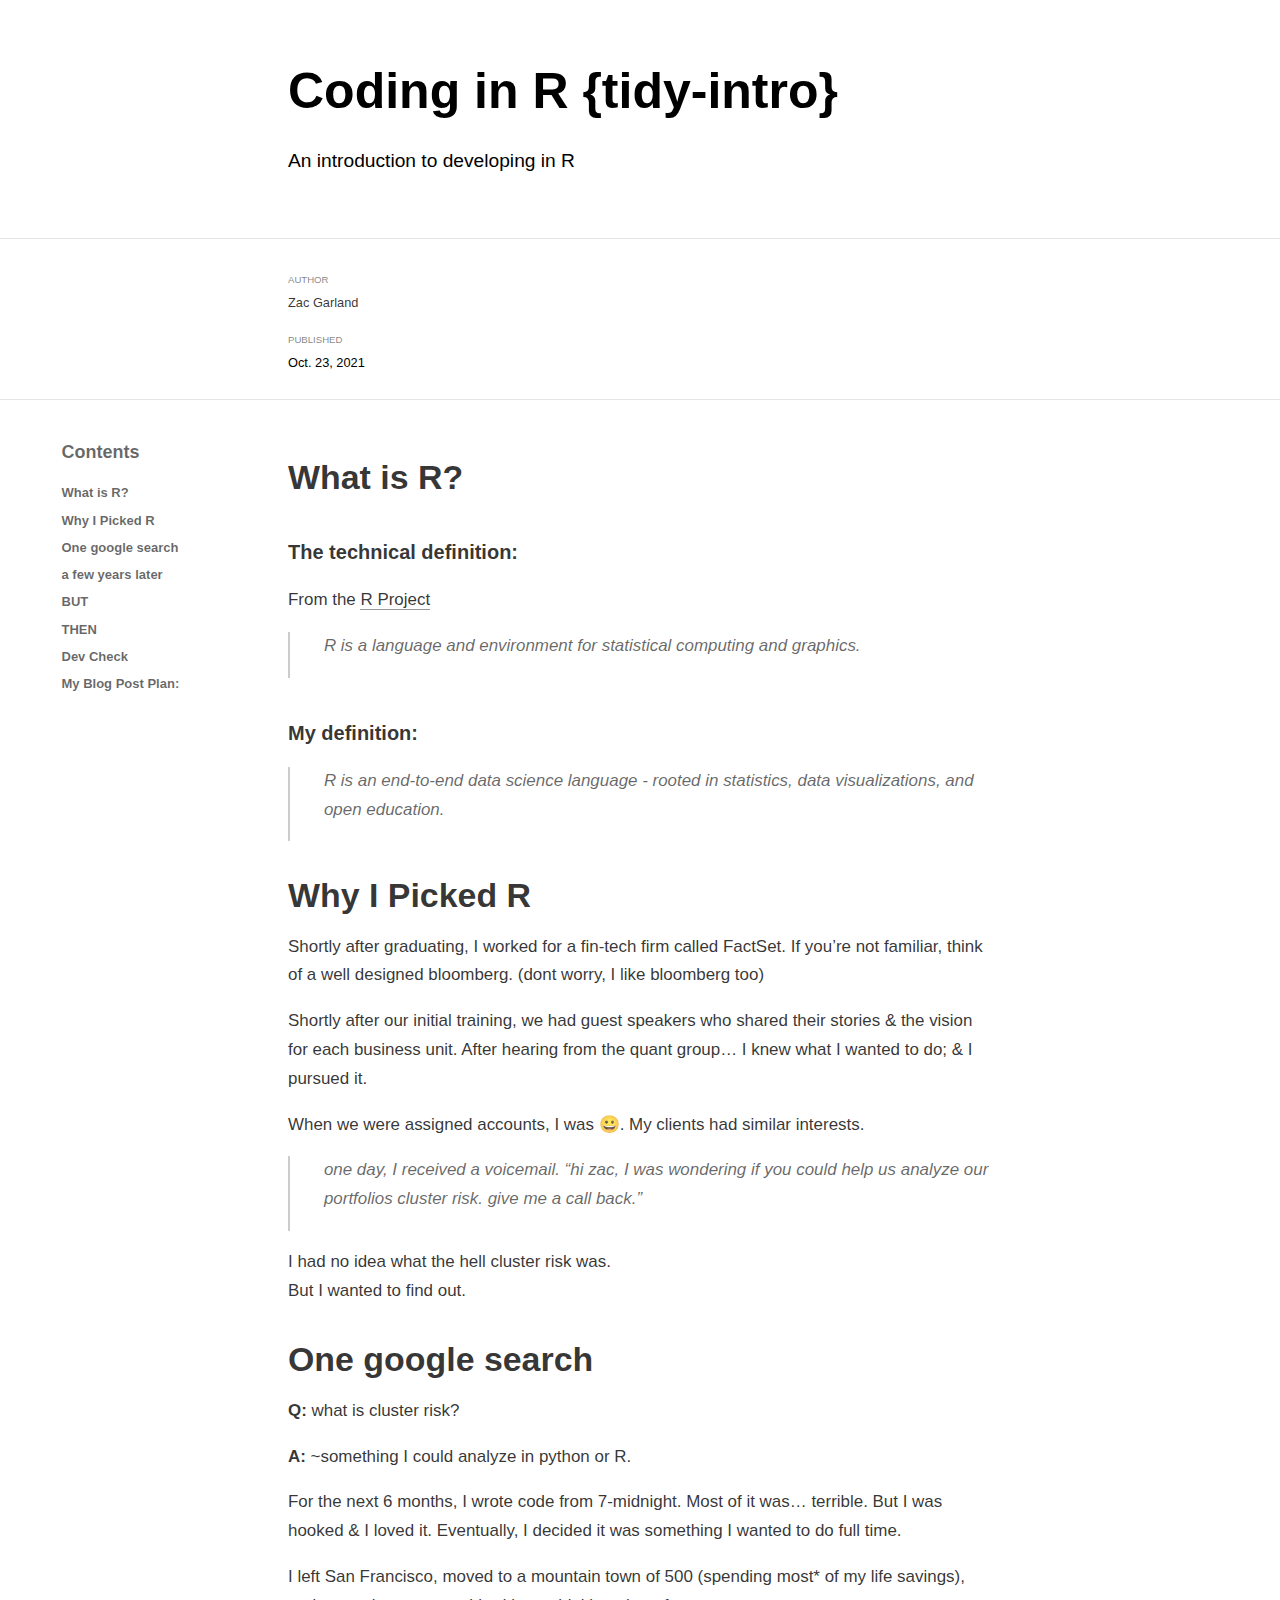
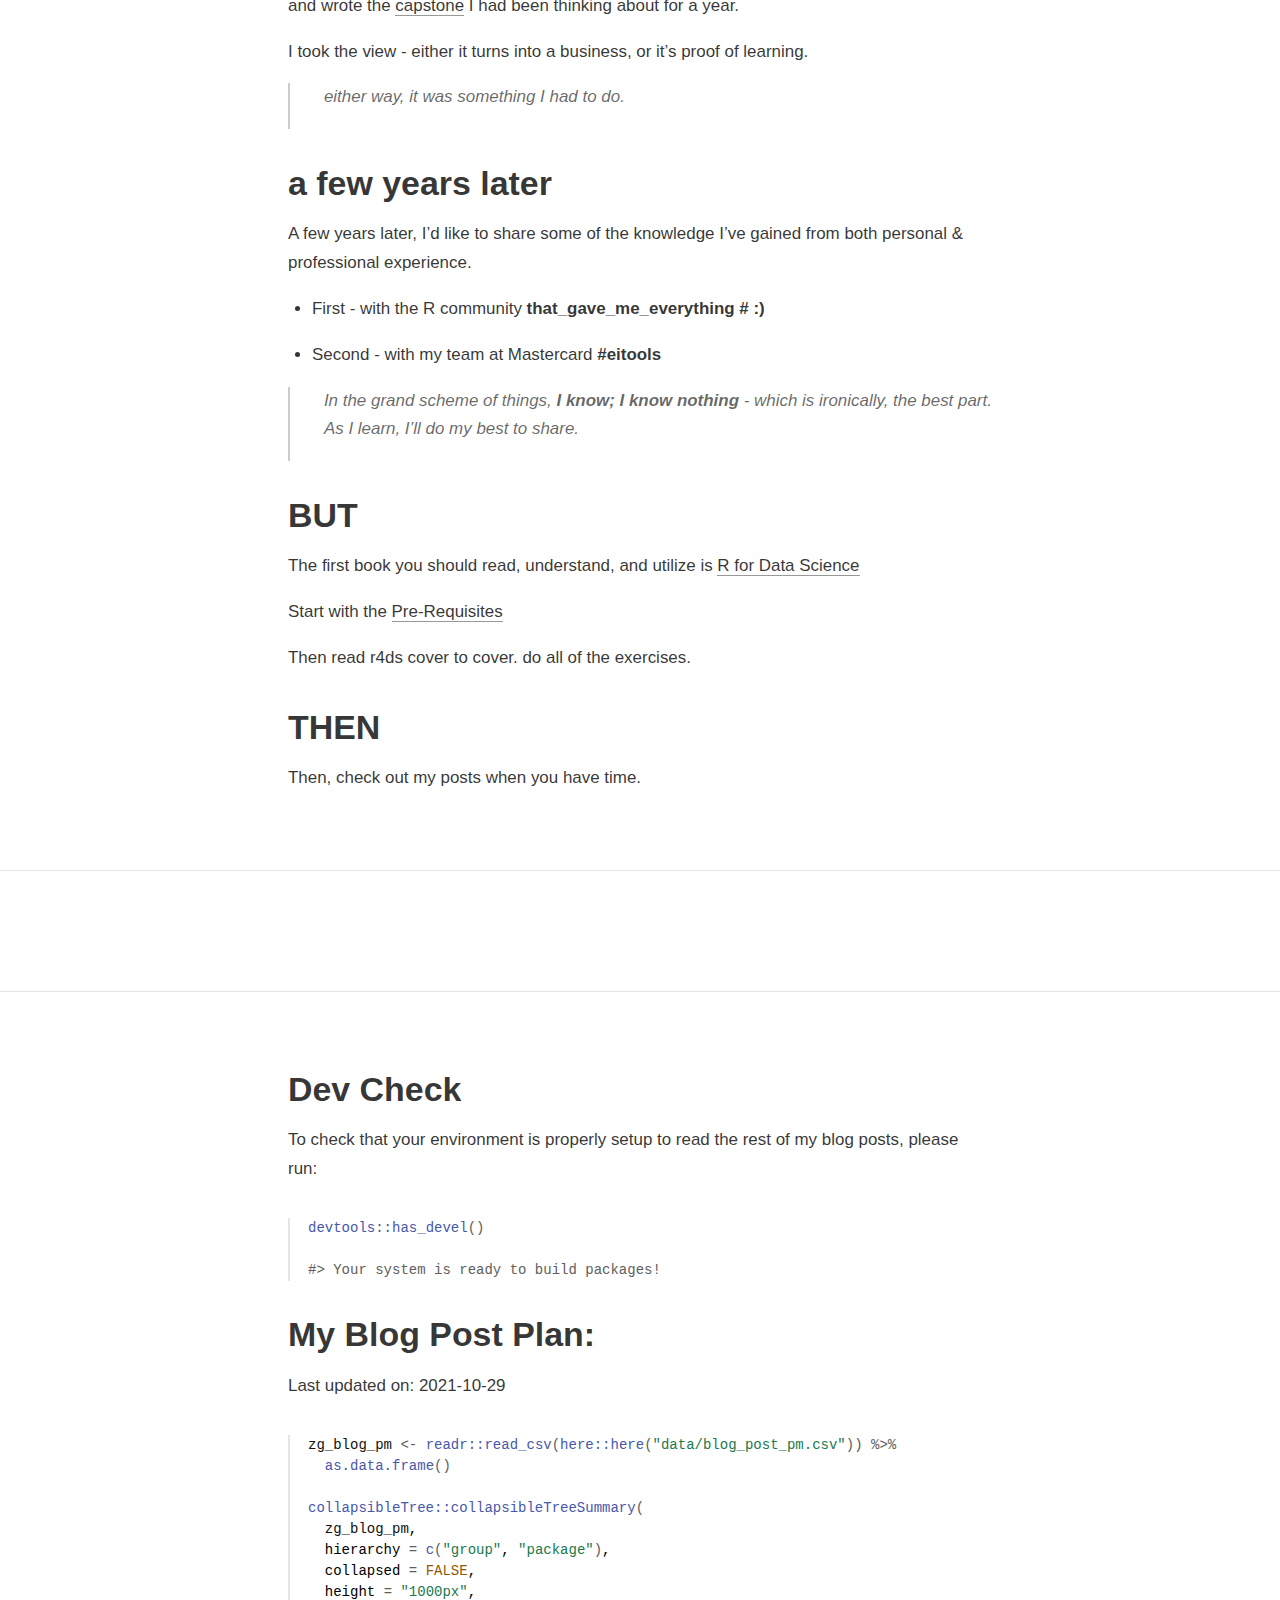
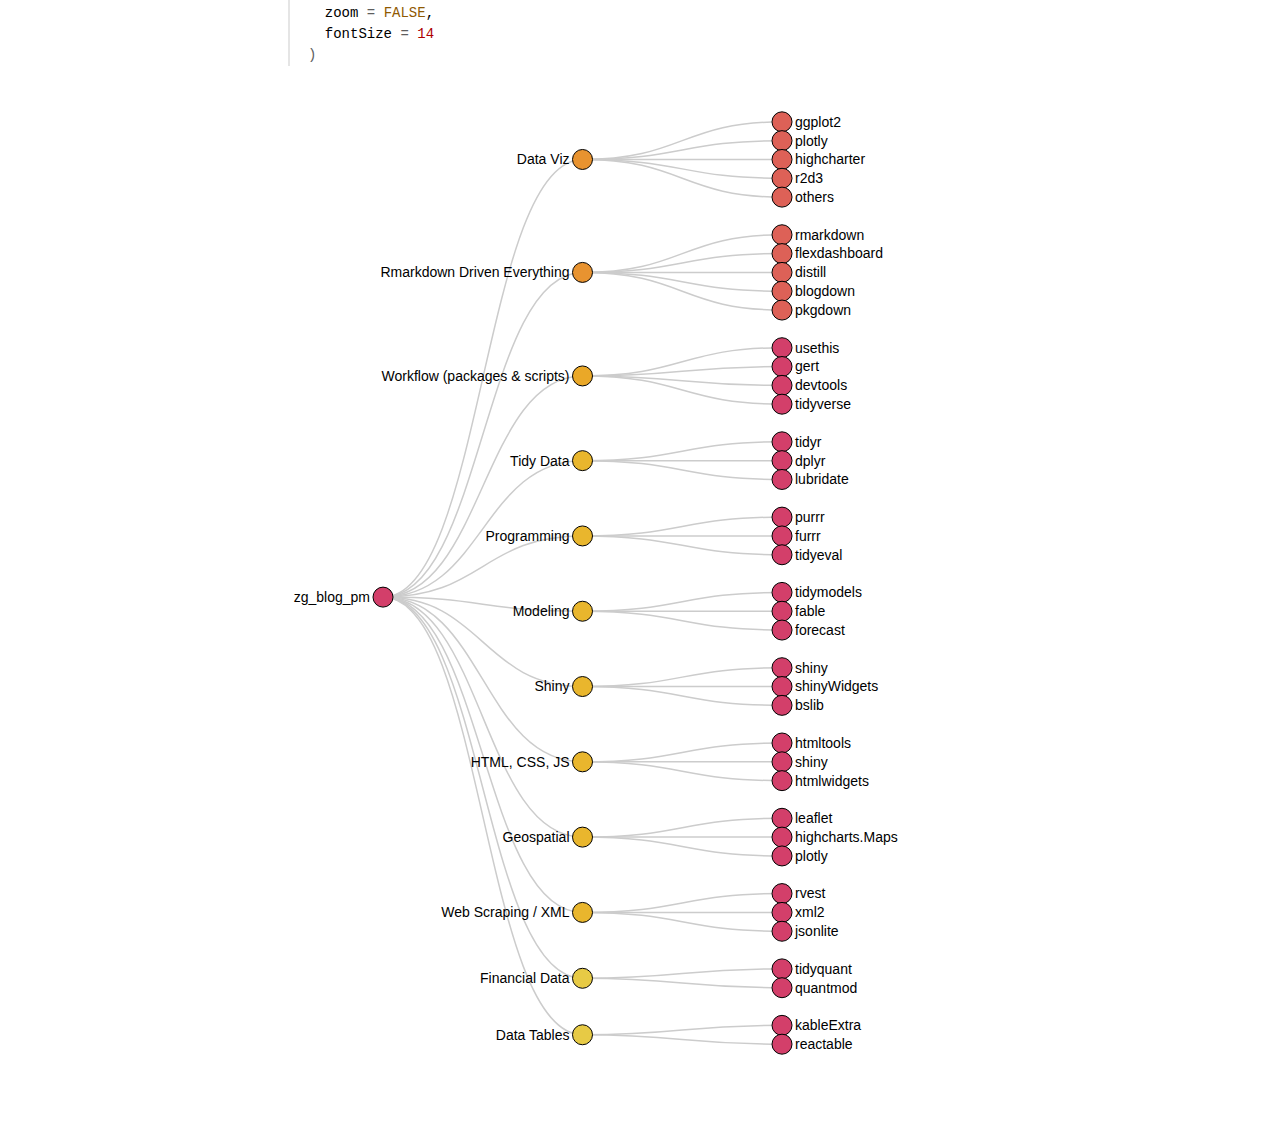
<file: _posts/2021-10-23-coding-in-r-intro/coding-in-r-intro.html>
<!DOCTYPE html>

<html xmlns="http://www.w3.org/1999/xhtml" lang="" xml:lang="">

<head>
  <meta charset="utf-8"/>
  <meta name="viewport" content="width=device-width, initial-scale=1"/>
  <meta http-equiv="X-UA-Compatible" content="IE=Edge,chrome=1"/>
  <meta name="generator" content="distill" />

  <style type="text/css">
  /* Hide doc at startup (prevent jankiness while JS renders/transforms) */
  body {
    visibility: hidden;
  }
  </style>

 <!--radix_placeholder_import_source-->
 <!--/radix_placeholder_import_source-->

<style type="text/css">code{white-space: pre;}</style>
<style type="text/css" data-origin="pandoc">
code.sourceCode > span { display: inline-block; line-height: 1.25; }
code.sourceCode > span { color: inherit; text-decoration: inherit; }
code.sourceCode > span:empty { height: 1.2em; }
.sourceCode { overflow: visible; }
code.sourceCode { white-space: pre; position: relative; }
div.sourceCode { margin: 1em 0; }
pre.sourceCode { margin: 0; }
@media screen {
div.sourceCode { overflow: auto; }
}
@media print {
code.sourceCode { white-space: pre-wrap; }
code.sourceCode > span { text-indent: -5em; padding-left: 5em; }
}
pre.numberSource code
  { counter-reset: source-line 0; }
pre.numberSource code > span
  { position: relative; left: -4em; counter-increment: source-line; }
pre.numberSource code > span > a:first-child::before
  { content: counter(source-line);
    position: relative; left: -1em; text-align: right; vertical-align: baseline;
    border: none; display: inline-block;
    -webkit-touch-callout: none; -webkit-user-select: none;
    -khtml-user-select: none; -moz-user-select: none;
    -ms-user-select: none; user-select: none;
    padding: 0 4px; width: 4em;
    color: #aaaaaa;
  }
pre.numberSource { margin-left: 3em; border-left: 1px solid #aaaaaa;  padding-left: 4px; }
div.sourceCode
  {   }
@media screen {
code.sourceCode > span > a:first-child::before { text-decoration: underline; }
}
code span.al { color: #ad0000; } /* Alert */
code span.an { color: #5e5e5e; } /* Annotation */
code span.at { } /* Attribute */
code span.bn { color: #ad0000; } /* BaseN */
code span.bu { } /* BuiltIn */
code span.cf { color: #007ba5; } /* ControlFlow */
code span.ch { color: #20794d; } /* Char */
code span.cn { color: #8f5902; } /* Constant */
code span.co { color: #5e5e5e; } /* Comment */
code span.cv { color: #5e5e5e; font-style: italic; } /* CommentVar */
code span.do { color: #5e5e5e; font-style: italic; } /* Documentation */
code span.dt { color: #ad0000; } /* DataType */
code span.dv { color: #ad0000; } /* DecVal */
code span.er { color: #ad0000; } /* Error */
code span.ex { } /* Extension */
code span.fl { color: #ad0000; } /* Float */
code span.fu { color: #4758ab; } /* Function */
code span.im { } /* Import */
code span.in { color: #5e5e5e; } /* Information */
code span.kw { color: #007ba5; } /* Keyword */
code span.op { color: #5e5e5e; } /* Operator */
code span.ot { color: #007ba5; } /* Other */
code span.pp { color: #ad0000; } /* Preprocessor */
code span.sc { color: #5e5e5e; } /* SpecialChar */
code span.ss { color: #20794d; } /* SpecialString */
code span.st { color: #20794d; } /* String */
code span.va { color: #111111; } /* Variable */
code span.vs { color: #20794d; } /* VerbatimString */
code span.wa { color: #5e5e5e; font-style: italic; } /* Warning */
</style>


  <!--radix_placeholder_meta_tags-->
  <title>Coding in R {tidy-intro}</title>
  
  <meta property="description" itemprop="description" content="An introduction to developing in R"/>
  
  
  <!--  https://schema.org/Article -->
  <meta property="article:published" itemprop="datePublished" content="2021-10-23"/>
  <meta property="article:created" itemprop="dateCreated" content="2021-10-23"/>
  <meta name="article:author" content="Zac Garland"/>
  
  <!--  https://developers.facebook.com/docs/sharing/webmasters#markup -->
  <meta property="og:title" content="Coding in R {tidy-intro}"/>
  <meta property="og:type" content="article"/>
  <meta property="og:description" content="An introduction to developing in R"/>
  <meta property="og:locale" content="en_US"/>
  
  <!--  https://dev.twitter.com/cards/types/summary -->
  <meta property="twitter:card" content="summary"/>
  <meta property="twitter:title" content="Coding in R {tidy-intro}"/>
  <meta property="twitter:description" content="An introduction to developing in R"/>
  
  <!--/radix_placeholder_meta_tags-->
  <!--radix_placeholder_rmarkdown_metadata-->
  
  <script type="text/json" id="radix-rmarkdown-metadata">
  {"type":"list","attributes":{"names":{"type":"character","attributes":{},"value":["title","description","author","date","preview","output"]}},"value":[{"type":"character","attributes":{},"value":["Coding in R {tidy-intro}"]},{"type":"character","attributes":{},"value":["An introduction to developing in R\n"]},{"type":"list","attributes":{},"value":[{"type":"list","attributes":{"names":{"type":"character","attributes":{},"value":["name"]}},"value":[{"type":"character","attributes":{},"value":["Zac Garland"]}]}]},{"type":"character","attributes":{},"value":["2021-10-23"]},{"type":"character","attributes":{},"value":["preview.png"]},{"type":"list","attributes":{"names":{"type":"character","attributes":{},"value":["distill::distill_article"]}},"value":[{"type":"list","attributes":{"names":{"type":"character","attributes":{},"value":["toc","toc_depth","self_contained","theme"]}},"value":[{"type":"logical","attributes":{},"value":[true]},{"type":"integer","attributes":{},"value":[2]},{"type":"logical","attributes":{},"value":[false]},{"type":"character","attributes":{},"value":["theme.css"]}]}]}]}
  </script>
  <!--/radix_placeholder_rmarkdown_metadata-->
  
  <script type="text/json" id="radix-resource-manifest">
  {"type":"character","attributes":{},"value":["coding-in-r-intro_files/anchor-4.2.2/anchor.min.js","coding-in-r-intro_files/bowser-1.9.3/bowser.min.js","coding-in-r-intro_files/collapsibleTree-0.1.6/collapsibleTree.css","coding-in-r-intro_files/collapsibleTree-0.1.6/d3-4.10.2/d3.min.js","coding-in-r-intro_files/collapsibleTree-0.1.6/d3-4.10.2/LICENSE","coding-in-r-intro_files/collapsibleTree-binding-0.1.7/collapsibleTree.js","coding-in-r-intro_files/d3-4.10.2/d3.min.js","coding-in-r-intro_files/d3-4.10.2/LICENSE","coding-in-r-intro_files/distill-2.2.21/template.v2.js","coding-in-r-intro_files/htmlwidgets-1.5.3/htmlwidgets.js","coding-in-r-intro_files/jquery-3.6.0/jquery-3.6.0.js","coding-in-r-intro_files/jquery-3.6.0/jquery-3.6.0.min.js","coding-in-r-intro_files/jquery-3.6.0/jquery-3.6.0.min.map","coding-in-r-intro_files/popper-2.6.0/popper.min.js","coding-in-r-intro_files/tippy-6.2.7/tippy-bundle.umd.min.js","coding-in-r-intro_files/tippy-6.2.7/tippy-light-border.css","coding-in-r-intro_files/tippy-6.2.7/tippy.css","coding-in-r-intro_files/tippy-6.2.7/tippy.umd.min.js","coding-in-r-intro_files/webcomponents-2.0.0/webcomponents.js","has_devel.png","preview.png"]}
  </script>
  <!--radix_placeholder_navigation_in_header-->
  <!--/radix_placeholder_navigation_in_header-->
  <!--radix_placeholder_distill-->
  
  <style type="text/css">
  
  body {
    background-color: white;
  }
  
  .pandoc-table {
    width: 100%;
  }
  
  .pandoc-table>caption {
    margin-bottom: 10px;
  }
  
  .pandoc-table th:not([align]) {
    text-align: left;
  }
  
  .pagedtable-footer {
    font-size: 15px;
  }
  
  d-byline .byline {
    grid-template-columns: 2fr 2fr;
  }
  
  d-byline .byline h3 {
    margin-block-start: 1.5em;
  }
  
  d-byline .byline .authors-affiliations h3 {
    margin-block-start: 0.5em;
  }
  
  .authors-affiliations .orcid-id {
    width: 16px;
    height:16px;
    margin-left: 4px;
    margin-right: 4px;
    vertical-align: middle;
    padding-bottom: 2px;
  }
  
  d-title .dt-tags {
    margin-top: 1em;
    grid-column: text;
  }
  
  .dt-tags .dt-tag {
    text-decoration: none;
    display: inline-block;
    color: rgba(0,0,0,0.6);
    padding: 0em 0.4em;
    margin-right: 0.5em;
    margin-bottom: 0.4em;
    font-size: 70%;
    border: 1px solid rgba(0,0,0,0.2);
    border-radius: 3px;
    text-transform: uppercase;
    font-weight: 500;
  }
  
  d-article table.gt_table td,
  d-article table.gt_table th {
    border-bottom: none;
  }
  
  .html-widget {
    margin-bottom: 2.0em;
  }
  
  .l-screen-inset {
    padding-right: 16px;
  }
  
  .l-screen .caption {
    margin-left: 10px;
  }
  
  .shaded {
    background: rgb(247, 247, 247);
    padding-top: 20px;
    padding-bottom: 20px;
    border-top: 1px solid rgba(0, 0, 0, 0.1);
    border-bottom: 1px solid rgba(0, 0, 0, 0.1);
  }
  
  .shaded .html-widget {
    margin-bottom: 0;
    border: 1px solid rgba(0, 0, 0, 0.1);
  }
  
  .shaded .shaded-content {
    background: white;
  }
  
  .text-output {
    margin-top: 0;
    line-height: 1.5em;
  }
  
  .hidden {
    display: none !important;
  }
  
  d-article {
    padding-top: 2.5rem;
    padding-bottom: 30px;
  }
  
  d-appendix {
    padding-top: 30px;
  }
  
  d-article>p>img {
    width: 100%;
  }
  
  d-article h2 {
    margin: 1rem 0 1.5rem 0;
  }
  
  d-article h3 {
    margin-top: 1.5rem;
  }
  
  d-article iframe {
    border: 1px solid rgba(0, 0, 0, 0.1);
    margin-bottom: 2.0em;
    width: 100%;
  }
  
  /* Tweak code blocks */
  
  d-article div.sourceCode code,
  d-article pre code {
    font-family: Consolas, Monaco, 'Andale Mono', 'Ubuntu Mono', monospace;
  }
  
  d-article pre,
  d-article div.sourceCode,
  d-article div.sourceCode pre {
    overflow: auto;
  }
  
  d-article div.sourceCode {
    background-color: white;
  }
  
  d-article div.sourceCode pre {
    padding-left: 10px;
    font-size: 12px;
    border-left: 2px solid rgba(0,0,0,0.1);
  }
  
  d-article pre {
    font-size: 12px;
    color: black;
    background: none;
    margin-top: 0;
    text-align: left;
    white-space: pre;
    word-spacing: normal;
    word-break: normal;
    word-wrap: normal;
    line-height: 1.5;
  
    -moz-tab-size: 4;
    -o-tab-size: 4;
    tab-size: 4;
  
    -webkit-hyphens: none;
    -moz-hyphens: none;
    -ms-hyphens: none;
    hyphens: none;
  }
  
  d-article pre a {
    border-bottom: none;
  }
  
  d-article pre a:hover {
    border-bottom: none;
    text-decoration: underline;
  }
  
  d-article details {
    grid-column: text;
    margin-bottom: 0.8em;
  }
  
  @media(min-width: 768px) {
  
  d-article pre,
  d-article div.sourceCode,
  d-article div.sourceCode pre {
    overflow: visible !important;
  }
  
  d-article div.sourceCode pre {
    padding-left: 18px;
    font-size: 14px;
  }
  
  d-article pre {
    font-size: 14px;
  }
  
  }
  
  figure img.external {
    background: white;
    border: 1px solid rgba(0, 0, 0, 0.1);
    box-shadow: 0 1px 8px rgba(0, 0, 0, 0.1);
    padding: 18px;
    box-sizing: border-box;
  }
  
  /* CSS for d-contents */
  
  .d-contents {
    grid-column: text;
    color: rgba(0,0,0,0.8);
    font-size: 0.9em;
    padding-bottom: 1em;
    margin-bottom: 1em;
    padding-bottom: 0.5em;
    margin-bottom: 1em;
    padding-left: 0.25em;
    justify-self: start;
  }
  
  @media(min-width: 1000px) {
    .d-contents.d-contents-float {
      height: 0;
      grid-column-start: 1;
      grid-column-end: 4;
      justify-self: center;
      padding-right: 3em;
      padding-left: 2em;
    }
  }
  
  .d-contents nav h3 {
    font-size: 18px;
    margin-top: 0;
    margin-bottom: 1em;
  }
  
  .d-contents li {
    list-style-type: none
  }
  
  .d-contents nav > ul {
    padding-left: 0;
  }
  
  .d-contents ul {
    padding-left: 1em
  }
  
  .d-contents nav ul li {
    margin-top: 0.6em;
    margin-bottom: 0.2em;
  }
  
  .d-contents nav a {
    font-size: 13px;
    border-bottom: none;
    text-decoration: none
    color: rgba(0, 0, 0, 0.8);
  }
  
  .d-contents nav a:hover {
    text-decoration: underline solid rgba(0, 0, 0, 0.6)
  }
  
  .d-contents nav > ul > li > a {
    font-weight: 600;
  }
  
  .d-contents nav > ul > li > ul {
    font-weight: inherit;
  }
  
  .d-contents nav > ul > li > ul > li {
    margin-top: 0.2em;
  }
  
  
  .d-contents nav ul {
    margin-top: 0;
    margin-bottom: 0.25em;
  }
  
  .d-article-with-toc h2:nth-child(2) {
    margin-top: 0;
  }
  
  
  /* Figure */
  
  .figure {
    position: relative;
    margin-bottom: 2.5em;
    margin-top: 1.5em;
  }
  
  .figure img {
    width: 100%;
  }
  
  .figure .caption {
    color: rgba(0, 0, 0, 0.6);
    font-size: 12px;
    line-height: 1.5em;
  }
  
  .figure img.external {
    background: white;
    border: 1px solid rgba(0, 0, 0, 0.1);
    box-shadow: 0 1px 8px rgba(0, 0, 0, 0.1);
    padding: 18px;
    box-sizing: border-box;
  }
  
  .figure .caption a {
    color: rgba(0, 0, 0, 0.6);
  }
  
  .figure .caption b,
  .figure .caption strong, {
    font-weight: 600;
    color: rgba(0, 0, 0, 1.0);
  }
  
  /* Citations */
  
  d-article .citation {
    color: inherit;
    cursor: inherit;
  }
  
  div.hanging-indent{
    margin-left: 1em; text-indent: -1em;
  }
  
  /* Citation hover box */
  
  .tippy-box[data-theme~=light-border] {
    background-color: rgba(250, 250, 250, 0.95);
  }
  
  .tippy-content > p {
    margin-bottom: 0;
    padding: 2px;
  }
  
  
  /* Tweak 1000px media break to show more text */
  
  @media(min-width: 1000px) {
    .base-grid,
    distill-header,
    d-title,
    d-abstract,
    d-article,
    d-appendix,
    distill-appendix,
    d-byline,
    d-footnote-list,
    d-citation-list,
    distill-footer {
      grid-template-columns: [screen-start] 1fr [page-start kicker-start] 80px [middle-start] 50px [text-start kicker-end] 65px 65px 65px 65px 65px 65px 65px 65px [text-end gutter-start] 65px [middle-end] 65px [page-end gutter-end] 1fr [screen-end];
      grid-column-gap: 16px;
    }
  
    .grid {
      grid-column-gap: 16px;
    }
  
    d-article {
      font-size: 1.06rem;
      line-height: 1.7em;
    }
    figure .caption, .figure .caption, figure figcaption {
      font-size: 13px;
    }
  }
  
  @media(min-width: 1180px) {
    .base-grid,
    distill-header,
    d-title,
    d-abstract,
    d-article,
    d-appendix,
    distill-appendix,
    d-byline,
    d-footnote-list,
    d-citation-list,
    distill-footer {
      grid-template-columns: [screen-start] 1fr [page-start kicker-start] 60px [middle-start] 60px [text-start kicker-end] 60px 60px 60px 60px 60px 60px 60px 60px [text-end gutter-start] 60px [middle-end] 60px [page-end gutter-end] 1fr [screen-end];
      grid-column-gap: 32px;
    }
  
    .grid {
      grid-column-gap: 32px;
    }
  }
  
  
  /* Get the citation styles for the appendix (not auto-injected on render since
     we do our own rendering of the citation appendix) */
  
  d-appendix .citation-appendix,
  .d-appendix .citation-appendix {
    font-size: 11px;
    line-height: 15px;
    border-left: 1px solid rgba(0, 0, 0, 0.1);
    padding-left: 18px;
    border: 1px solid rgba(0,0,0,0.1);
    background: rgba(0, 0, 0, 0.02);
    padding: 10px 18px;
    border-radius: 3px;
    color: rgba(150, 150, 150, 1);
    overflow: hidden;
    margin-top: -12px;
    white-space: pre-wrap;
    word-wrap: break-word;
  }
  
  /* Include appendix styles here so they can be overridden */
  
  d-appendix {
    contain: layout style;
    font-size: 0.8em;
    line-height: 1.7em;
    margin-top: 60px;
    margin-bottom: 0;
    border-top: 1px solid rgba(0, 0, 0, 0.1);
    color: rgba(0,0,0,0.5);
    padding-top: 60px;
    padding-bottom: 48px;
  }
  
  d-appendix h3 {
    grid-column: page-start / text-start;
    font-size: 15px;
    font-weight: 500;
    margin-top: 1em;
    margin-bottom: 0;
    color: rgba(0,0,0,0.65);
  }
  
  d-appendix h3 + * {
    margin-top: 1em;
  }
  
  d-appendix ol {
    padding: 0 0 0 15px;
  }
  
  @media (min-width: 768px) {
    d-appendix ol {
      padding: 0 0 0 30px;
      margin-left: -30px;
    }
  }
  
  d-appendix li {
    margin-bottom: 1em;
  }
  
  d-appendix a {
    color: rgba(0, 0, 0, 0.6);
  }
  
  d-appendix > * {
    grid-column: text;
  }
  
  d-appendix > d-footnote-list,
  d-appendix > d-citation-list,
  d-appendix > distill-appendix {
    grid-column: screen;
  }
  
  /* Include footnote styles here so they can be overridden */
  
  d-footnote-list {
    contain: layout style;
  }
  
  d-footnote-list > * {
    grid-column: text;
  }
  
  d-footnote-list a.footnote-backlink {
    color: rgba(0,0,0,0.3);
    padding-left: 0.5em;
  }
  
  
  
  /* Anchor.js */
  
  .anchorjs-link {
    /*transition: all .25s linear; */
    text-decoration: none;
    border-bottom: none;
  }
  *:hover > .anchorjs-link {
    margin-left: -1.125em !important;
    text-decoration: none;
    border-bottom: none;
  }
  
  /* Social footer */
  
  .social_footer {
    margin-top: 30px;
    margin-bottom: 0;
    color: rgba(0,0,0,0.67);
  }
  
  .disqus-comments {
    margin-right: 30px;
  }
  
  .disqus-comment-count {
    border-bottom: 1px solid rgba(0, 0, 0, 0.4);
    cursor: pointer;
  }
  
  #disqus_thread {
    margin-top: 30px;
  }
  
  .article-sharing a {
    border-bottom: none;
    margin-right: 8px;
  }
  
  .article-sharing a:hover {
    border-bottom: none;
  }
  
  .sidebar-section.subscribe {
    font-size: 12px;
    line-height: 1.6em;
  }
  
  .subscribe p {
    margin-bottom: 0.5em;
  }
  
  
  .article-footer .subscribe {
    font-size: 15px;
    margin-top: 45px;
  }
  
  
  .sidebar-section.custom {
    font-size: 12px;
    line-height: 1.6em;
  }
  
  .custom p {
    margin-bottom: 0.5em;
  }
  
  /* Styles for listing layout (hide title) */
  .layout-listing d-title, .layout-listing .d-title {
    display: none;
  }
  
  /* Styles for posts lists (not auto-injected) */
  
  
  .posts-with-sidebar {
    padding-left: 45px;
    padding-right: 45px;
  }
  
  .posts-list .description h2,
  .posts-list .description p {
    font-family: -apple-system, BlinkMacSystemFont, "Segoe UI", Roboto, Oxygen, Ubuntu, Cantarell, "Fira Sans", "Droid Sans", "Helvetica Neue", Arial, sans-serif;
  }
  
  .posts-list .description h2 {
    font-weight: 700;
    border-bottom: none;
    padding-bottom: 0;
  }
  
  .posts-list h2.post-tag {
    border-bottom: 1px solid rgba(0, 0, 0, 0.2);
    padding-bottom: 12px;
  }
  .posts-list {
    margin-top: 60px;
    margin-bottom: 24px;
  }
  
  .posts-list .post-preview {
    text-decoration: none;
    overflow: hidden;
    display: block;
    border-bottom: 1px solid rgba(0, 0, 0, 0.1);
    padding: 24px 0;
  }
  
  .post-preview-last {
    border-bottom: none !important;
  }
  
  .posts-list .posts-list-caption {
    grid-column: screen;
    font-weight: 400;
  }
  
  .posts-list .post-preview h2 {
    margin: 0 0 6px 0;
    line-height: 1.2em;
    font-style: normal;
    font-size: 24px;
  }
  
  .posts-list .post-preview p {
    margin: 0 0 12px 0;
    line-height: 1.4em;
    font-size: 16px;
  }
  
  .posts-list .post-preview .thumbnail {
    box-sizing: border-box;
    margin-bottom: 24px;
    position: relative;
    max-width: 500px;
  }
  .posts-list .post-preview img {
    width: 100%;
    display: block;
  }
  
  .posts-list .metadata {
    font-size: 12px;
    line-height: 1.4em;
    margin-bottom: 18px;
  }
  
  .posts-list .metadata > * {
    display: inline-block;
  }
  
  .posts-list .metadata .publishedDate {
    margin-right: 2em;
  }
  
  .posts-list .metadata .dt-authors {
    display: block;
    margin-top: 0.3em;
    margin-right: 2em;
  }
  
  .posts-list .dt-tags {
    display: block;
    line-height: 1em;
  }
  
  .posts-list .dt-tags .dt-tag {
    display: inline-block;
    color: rgba(0,0,0,0.6);
    padding: 0.3em 0.4em;
    margin-right: 0.2em;
    margin-bottom: 0.4em;
    font-size: 60%;
    border: 1px solid rgba(0,0,0,0.2);
    border-radius: 3px;
    text-transform: uppercase;
    font-weight: 500;
  }
  
  .posts-list img {
    opacity: 1;
  }
  
  .posts-list img[data-src] {
    opacity: 0;
  }
  
  .posts-more {
    clear: both;
  }
  
  
  .posts-sidebar {
    font-size: 16px;
  }
  
  .posts-sidebar h3 {
    font-size: 16px;
    margin-top: 0;
    margin-bottom: 0.5em;
    font-weight: 400;
    text-transform: uppercase;
  }
  
  .sidebar-section {
    margin-bottom: 30px;
  }
  
  .categories ul {
    list-style-type: none;
    margin: 0;
    padding: 0;
  }
  
  .categories li {
    color: rgba(0, 0, 0, 0.8);
    margin-bottom: 0;
  }
  
  .categories li>a {
    border-bottom: none;
  }
  
  .categories li>a:hover {
    border-bottom: 1px solid rgba(0, 0, 0, 0.4);
  }
  
  .categories .active {
    font-weight: 600;
  }
  
  .categories .category-count {
    color: rgba(0, 0, 0, 0.4);
  }
  
  
  @media(min-width: 768px) {
    .posts-list .post-preview h2 {
      font-size: 26px;
    }
    .posts-list .post-preview .thumbnail {
      float: right;
      width: 30%;
      margin-bottom: 0;
    }
    .posts-list .post-preview .description {
      float: left;
      width: 45%;
    }
    .posts-list .post-preview .metadata {
      float: left;
      width: 20%;
      margin-top: 8px;
    }
    .posts-list .post-preview p {
      margin: 0 0 12px 0;
      line-height: 1.5em;
      font-size: 16px;
    }
    .posts-with-sidebar .posts-list {
      float: left;
      width: 75%;
    }
    .posts-with-sidebar .posts-sidebar {
      float: right;
      width: 20%;
      margin-top: 60px;
      padding-top: 24px;
      padding-bottom: 24px;
    }
  }
  
  
  /* Improve display for browsers without grid (IE/Edge <= 15) */
  
  .downlevel {
    line-height: 1.6em;
    font-family: -apple-system, BlinkMacSystemFont, "Segoe UI", Roboto, Oxygen, Ubuntu, Cantarell, "Fira Sans", "Droid Sans", "Helvetica Neue", Arial, sans-serif;
    margin: 0;
  }
  
  .downlevel .d-title {
    padding-top: 6rem;
    padding-bottom: 1.5rem;
  }
  
  .downlevel .d-title h1 {
    font-size: 50px;
    font-weight: 700;
    line-height: 1.1em;
    margin: 0 0 0.5rem;
  }
  
  .downlevel .d-title p {
    font-weight: 300;
    font-size: 1.2rem;
    line-height: 1.55em;
    margin-top: 0;
  }
  
  .downlevel .d-byline {
    padding-top: 0.8em;
    padding-bottom: 0.8em;
    font-size: 0.8rem;
    line-height: 1.8em;
  }
  
  .downlevel .section-separator {
    border: none;
    border-top: 1px solid rgba(0, 0, 0, 0.1);
  }
  
  .downlevel .d-article {
    font-size: 1.06rem;
    line-height: 1.7em;
    padding-top: 1rem;
    padding-bottom: 2rem;
  }
  
  
  .downlevel .d-appendix {
    padding-left: 0;
    padding-right: 0;
    max-width: none;
    font-size: 0.8em;
    line-height: 1.7em;
    margin-bottom: 0;
    color: rgba(0,0,0,0.5);
    padding-top: 40px;
    padding-bottom: 48px;
  }
  
  .downlevel .footnotes ol {
    padding-left: 13px;
  }
  
  .downlevel .base-grid,
  .downlevel .distill-header,
  .downlevel .d-title,
  .downlevel .d-abstract,
  .downlevel .d-article,
  .downlevel .d-appendix,
  .downlevel .distill-appendix,
  .downlevel .d-byline,
  .downlevel .d-footnote-list,
  .downlevel .d-citation-list,
  .downlevel .distill-footer,
  .downlevel .appendix-bottom,
  .downlevel .posts-container {
    padding-left: 40px;
    padding-right: 40px;
  }
  
  @media(min-width: 768px) {
    .downlevel .base-grid,
    .downlevel .distill-header,
    .downlevel .d-title,
    .downlevel .d-abstract,
    .downlevel .d-article,
    .downlevel .d-appendix,
    .downlevel .distill-appendix,
    .downlevel .d-byline,
    .downlevel .d-footnote-list,
    .downlevel .d-citation-list,
    .downlevel .distill-footer,
    .downlevel .appendix-bottom,
    .downlevel .posts-container {
    padding-left: 150px;
    padding-right: 150px;
    max-width: 900px;
  }
  }
  
  .downlevel pre code {
    display: block;
    border-left: 2px solid rgba(0, 0, 0, .1);
    padding: 0 0 0 20px;
    font-size: 14px;
  }
  
  .downlevel code, .downlevel pre {
    color: black;
    background: none;
    font-family: Consolas, Monaco, 'Andale Mono', 'Ubuntu Mono', monospace;
    text-align: left;
    white-space: pre;
    word-spacing: normal;
    word-break: normal;
    word-wrap: normal;
    line-height: 1.5;
  
    -moz-tab-size: 4;
    -o-tab-size: 4;
    tab-size: 4;
  
    -webkit-hyphens: none;
    -moz-hyphens: none;
    -ms-hyphens: none;
    hyphens: none;
  }
  
  .downlevel .posts-list .post-preview {
    color: inherit;
  }
  
  
  
  </style>
  
  <script type="application/javascript">
  
  function is_downlevel_browser() {
    if (bowser.isUnsupportedBrowser({ msie: "12", msedge: "16"},
                                   window.navigator.userAgent)) {
      return true;
    } else {
      return window.load_distill_framework === undefined;
    }
  }
  
  // show body when load is complete
  function on_load_complete() {
  
    // add anchors
    if (window.anchors) {
      window.anchors.options.placement = 'left';
      window.anchors.add('d-article > h2, d-article > h3, d-article > h4, d-article > h5');
    }
  
  
    // set body to visible
    document.body.style.visibility = 'visible';
  
    // force redraw for leaflet widgets
    if (window.HTMLWidgets) {
      var maps = window.HTMLWidgets.findAll(".leaflet");
      $.each(maps, function(i, el) {
        var map = this.getMap();
        map.invalidateSize();
        map.eachLayer(function(layer) {
          if (layer instanceof L.TileLayer)
            layer.redraw();
        });
      });
    }
  
    // trigger 'shown' so htmlwidgets resize
    $('d-article').trigger('shown');
  }
  
  function init_distill() {
  
    init_common();
  
    // create front matter
    var front_matter = $('<d-front-matter></d-front-matter>');
    $('#distill-front-matter').wrap(front_matter);
  
    // create d-title
    $('.d-title').changeElementType('d-title');
  
    // create d-byline
    var byline = $('<d-byline></d-byline>');
    $('.d-byline').replaceWith(byline);
  
    // create d-article
    var article = $('<d-article></d-article>');
    $('.d-article').wrap(article).children().unwrap();
  
    // move posts container into article
    $('.posts-container').appendTo($('d-article'));
  
    // create d-appendix
    $('.d-appendix').changeElementType('d-appendix');
  
    // flag indicating that we have appendix items
    var appendix = $('.appendix-bottom').children('h3').length > 0;
  
    // replace footnotes with <d-footnote>
    $('.footnote-ref').each(function(i, val) {
      appendix = true;
      var href = $(this).attr('href');
      var id = href.replace('#', '');
      var fn = $('#' + id);
      var fn_p = $('#' + id + '>p');
      fn_p.find('.footnote-back').remove();
      var text = fn_p.html();
      var dtfn = $('<d-footnote></d-footnote>');
      dtfn.html(text);
      $(this).replaceWith(dtfn);
    });
    // remove footnotes
    $('.footnotes').remove();
  
    // move refs into #references-listing
    $('#references-listing').replaceWith($('#refs'));
  
    $('h1.appendix, h2.appendix').each(function(i, val) {
      $(this).changeElementType('h3');
    });
    $('h3.appendix').each(function(i, val) {
      var id = $(this).attr('id');
      $('.d-contents a[href="#' + id + '"]').parent().remove();
      appendix = true;
      $(this).nextUntil($('h1, h2, h3')).addBack().appendTo($('d-appendix'));
    });
  
    // show d-appendix if we have appendix content
    $("d-appendix").css('display', appendix ? 'grid' : 'none');
  
    // localize layout chunks to just output
    $('.layout-chunk').each(function(i, val) {
  
      // capture layout
      var layout = $(this).attr('data-layout');
  
      // apply layout to markdown level block elements
      var elements = $(this).children().not('details, div.sourceCode, pre, script');
      elements.each(function(i, el) {
        var layout_div = $('<div class="' + layout + '"></div>');
        if (layout_div.hasClass('shaded')) {
          var shaded_content = $('<div class="shaded-content"></div>');
          $(this).wrap(shaded_content);
          $(this).parent().wrap(layout_div);
        } else {
          $(this).wrap(layout_div);
        }
      });
  
  
      // unwrap the layout-chunk div
      $(this).children().unwrap();
    });
  
    // remove code block used to force  highlighting css
    $('.distill-force-highlighting-css').parent().remove();
  
    // remove empty line numbers inserted by pandoc when using a
    // custom syntax highlighting theme
    $('code.sourceCode a:empty').remove();
  
    // load distill framework
    load_distill_framework();
  
    // wait for window.distillRunlevel == 4 to do post processing
    function distill_post_process() {
  
      if (!window.distillRunlevel || window.distillRunlevel < 4)
        return;
  
      // hide author/affiliations entirely if we have no authors
      var front_matter = JSON.parse($("#distill-front-matter").html());
      var have_authors = front_matter.authors && front_matter.authors.length > 0;
      if (!have_authors)
        $('d-byline').addClass('hidden');
  
      // article with toc class
      $('.d-contents').parent().addClass('d-article-with-toc');
  
      // strip links that point to #
      $('.authors-affiliations').find('a[href="#"]').removeAttr('href');
  
      // add orcid ids
      $('.authors-affiliations').find('.author').each(function(i, el) {
        var orcid_id = front_matter.authors[i].orcidID;
        if (orcid_id) {
          var a = $('<a></a>');
          a.attr('href', 'https://orcid.org/' + orcid_id);
          var img = $('<img></img>');
          img.addClass('orcid-id');
          img.attr('alt', 'ORCID ID');
          img.attr('src','[data-uri]');
          a.append(img);
          $(this).append(a);
        }
      });
  
      // hide elements of author/affiliations grid that have no value
      function hide_byline_column(caption) {
        $('d-byline').find('h3:contains("' + caption + '")').parent().css('visibility', 'hidden');
      }
  
      // affiliations
      var have_affiliations = false;
      for (var i = 0; i<front_matter.authors.length; ++i) {
        var author = front_matter.authors[i];
        if (author.affiliation !== "&nbsp;") {
          have_affiliations = true;
          break;
        }
      }
      if (!have_affiliations)
        $('d-byline').find('h3:contains("Affiliations")').css('visibility', 'hidden');
  
      // published date
      if (!front_matter.publishedDate)
        hide_byline_column("Published");
  
      // document object identifier
      var doi = $('d-byline').find('h3:contains("DOI")');
      var doi_p = doi.next().empty();
      if (!front_matter.doi) {
        // if we have a citation and valid citationText then link to that
        if ($('#citation').length > 0 && front_matter.citationText) {
          doi.html('Citation');
          $('<a href="#citation"></a>')
            .text(front_matter.citationText)
            .appendTo(doi_p);
        } else {
          hide_byline_column("DOI");
        }
      } else {
        $('<a></a>')
           .attr('href', "https://doi.org/" + front_matter.doi)
           .html(front_matter.doi)
           .appendTo(doi_p);
      }
  
       // change plural form of authors/affiliations
      if (front_matter.authors.length === 1) {
        var grid = $('.authors-affiliations');
        grid.children('h3:contains("Authors")').text('Author');
        grid.children('h3:contains("Affiliations")').text('Affiliation');
      }
  
      // remove d-appendix and d-footnote-list local styles
      $('d-appendix > style:first-child').remove();
      $('d-footnote-list > style:first-child').remove();
  
      // move appendix-bottom entries to the bottom
      $('.appendix-bottom').appendTo('d-appendix').children().unwrap();
      $('.appendix-bottom').remove();
  
      // hoverable references
      $('span.citation[data-cites]').each(function() {
        var refs = $(this).attr('data-cites').split(" ");
        var refHtml = refs.map(function(ref) {
          return "<p>" + $('#ref-' + ref).html() + "</p>";
        }).join("\n");
        window.tippy(this, {
          allowHTML: true,
          content: refHtml,
          maxWidth: 500,
          interactive: true,
          interactiveBorder: 10,
          theme: 'light-border',
          placement: 'bottom-start'
        });
      });
  
      // clear polling timer
      clearInterval(tid);
  
      // show body now that everything is ready
      on_load_complete();
    }
  
    var tid = setInterval(distill_post_process, 50);
    distill_post_process();
  
  }
  
  function init_downlevel() {
  
    init_common();
  
     // insert hr after d-title
    $('.d-title').after($('<hr class="section-separator"/>'));
  
    // check if we have authors
    var front_matter = JSON.parse($("#distill-front-matter").html());
    var have_authors = front_matter.authors && front_matter.authors.length > 0;
  
    // manage byline/border
    if (!have_authors)
      $('.d-byline').remove();
    $('.d-byline').after($('<hr class="section-separator"/>'));
    $('.d-byline a').remove();
  
    // remove toc
    $('.d-contents').remove();
  
    // move appendix elements
    $('h1.appendix, h2.appendix').each(function(i, val) {
      $(this).changeElementType('h3');
    });
    $('h3.appendix').each(function(i, val) {
      $(this).nextUntil($('h1, h2, h3')).addBack().appendTo($('.d-appendix'));
    });
  
  
    // inject headers into references and footnotes
    var refs_header = $('<h3></h3>');
    refs_header.text('References');
    $('#refs').prepend(refs_header);
  
    var footnotes_header = $('<h3></h3');
    footnotes_header.text('Footnotes');
    $('.footnotes').children('hr').first().replaceWith(footnotes_header);
  
    // move appendix-bottom entries to the bottom
    $('.appendix-bottom').appendTo('.d-appendix').children().unwrap();
    $('.appendix-bottom').remove();
  
    // remove appendix if it's empty
    if ($('.d-appendix').children().length === 0)
      $('.d-appendix').remove();
  
    // prepend separator above appendix
    $('.d-appendix').before($('<hr class="section-separator" style="clear: both"/>'));
  
    // trim code
    $('pre>code').each(function(i, val) {
      $(this).html($.trim($(this).html()));
    });
  
    // move posts-container right before article
    $('.posts-container').insertBefore($('.d-article'));
  
    $('body').addClass('downlevel');
  
    on_load_complete();
  }
  
  
  function init_common() {
  
    // jquery plugin to change element types
    (function($) {
      $.fn.changeElementType = function(newType) {
        var attrs = {};
  
        $.each(this[0].attributes, function(idx, attr) {
          attrs[attr.nodeName] = attr.nodeValue;
        });
  
        this.replaceWith(function() {
          return $("<" + newType + "/>", attrs).append($(this).contents());
        });
      };
    })(jQuery);
  
    // prevent underline for linked images
    $('a > img').parent().css({'border-bottom' : 'none'});
  
    // mark non-body figures created by knitr chunks as 100% width
    $('.layout-chunk').each(function(i, val) {
      var figures = $(this).find('img, .html-widget');
      if ($(this).attr('data-layout') !== "l-body") {
        figures.css('width', '100%');
      } else {
        figures.css('max-width', '100%');
        figures.filter("[width]").each(function(i, val) {
          var fig = $(this);
          fig.css('width', fig.attr('width') + 'px');
        });
  
      }
    });
  
    // auto-append index.html to post-preview links in file: protocol
    // and in rstudio ide preview
    $('.post-preview').each(function(i, val) {
      if (window.location.protocol === "file:")
        $(this).attr('href', $(this).attr('href') + "index.html");
    });
  
    // get rid of index.html references in header
    if (window.location.protocol !== "file:") {
      $('.distill-site-header a[href]').each(function(i,val) {
        $(this).attr('href', $(this).attr('href').replace("index.html", "./"));
      });
    }
  
    // add class to pandoc style tables
    $('tr.header').parent('thead').parent('table').addClass('pandoc-table');
    $('.kable-table').children('table').addClass('pandoc-table');
  
    // add figcaption style to table captions
    $('caption').parent('table').addClass("figcaption");
  
    // initialize posts list
    if (window.init_posts_list)
      window.init_posts_list();
  
    // implmement disqus comment link
    $('.disqus-comment-count').click(function() {
      window.headroom_prevent_pin = true;
      $('#disqus_thread').toggleClass('hidden');
      if (!$('#disqus_thread').hasClass('hidden')) {
        var offset = $(this).offset();
        $(window).resize();
        $('html, body').animate({
          scrollTop: offset.top - 35
        });
      }
    });
  }
  
  document.addEventListener('DOMContentLoaded', function() {
    if (is_downlevel_browser())
      init_downlevel();
    else
      window.addEventListener('WebComponentsReady', init_distill);
  });
  
  </script>
  
  <!--/radix_placeholder_distill-->
  <script src="coding-in-r-intro_files/htmlwidgets-1.5.3/htmlwidgets.js"></script>
  <script src="coding-in-r-intro_files/d3-4.10.2/d3.min.js"></script>
  <link href="coding-in-r-intro_files/collapsibleTree-0.1.6/collapsibleTree.css" rel="stylesheet" />
  <script src="coding-in-r-intro_files/collapsibleTree-binding-0.1.7/collapsibleTree.js"></script>
  <script src="coding-in-r-intro_files/jquery-3.6.0/jquery-3.6.0.min.js"></script>
  <script src="coding-in-r-intro_files/popper-2.6.0/popper.min.js"></script>
  <link href="coding-in-r-intro_files/tippy-6.2.7/tippy.css" rel="stylesheet" />
  <link href="coding-in-r-intro_files/tippy-6.2.7/tippy-light-border.css" rel="stylesheet" />
  <script src="coding-in-r-intro_files/tippy-6.2.7/tippy.umd.min.js"></script>
  <script src="coding-in-r-intro_files/anchor-4.2.2/anchor.min.js"></script>
  <script src="coding-in-r-intro_files/bowser-1.9.3/bowser.min.js"></script>
  <script src="coding-in-r-intro_files/webcomponents-2.0.0/webcomponents.js"></script>
  <script src="coding-in-r-intro_files/distill-2.2.21/template.v2.js"></script>
  <!--radix_placeholder_site_in_header-->
  <!--/radix_placeholder_site_in_header-->


</head>

<body>

<!--radix_placeholder_front_matter-->

<script id="distill-front-matter" type="text/json">
{"title":"Coding in R {tidy-intro}","description":"An introduction to developing in R","authors":[{"author":"Zac Garland","authorURL":"#","affiliation":"&nbsp;","affiliationURL":"#","orcidID":""}],"publishedDate":"2021-10-23T00:00:00.000-06:00","citationText":"Garland, 2021"}
</script>

<!--/radix_placeholder_front_matter-->
<!--radix_placeholder_navigation_before_body-->
<!--/radix_placeholder_navigation_before_body-->
<!--radix_placeholder_site_before_body-->
<!--/radix_placeholder_site_before_body-->

<div class="d-title">
<h1>Coding in R {tidy-intro}</h1>
<!--radix_placeholder_categories-->
<!--/radix_placeholder_categories-->
<p><p>An introduction to developing in R</p></p>
</div>

<div class="d-byline">
  Zac Garland  
  
<br/>2021-10-23
</div>

<div class="d-article">
<div class="d-contents d-contents-float">
<nav class="l-text toc figcaption" id="TOC">
<h3>Contents</h3>
<ul>
<li><a href="#what-is-r">What is R?</a></li>
<li><a href="#why-i-picked-r">Why I Picked R</a></li>
<li><a href="#one-google-search">One google search</a></li>
<li><a href="#a-few-years-later">a few years later</a></li>
<li><a href="#but">BUT</a></li>
<li><a href="#then">THEN</a></li>
<li><a href="#dev-check">Dev Check</a></li>
<li><a href="#my-blog-post-plan">My Blog Post Plan:</a></li>
</ul>
</nav>
</div>
<h1 id="what-is-r">What is R?</h1>
<h3 id="the-technical-definition">The technical definition:</h3>
<p>From the <a href="https://www.r-project.org/about.html">R Project</a></p>
<blockquote>
<p>R is a language and environment for statistical computing and graphics.</p>
</blockquote>
<h3 id="my-definition">My definition:</h3>
<blockquote>
<p>R is an end-to-end data science language - rooted in statistics, data visualizations, and open education.</p>
</blockquote>
<h1 id="why-i-picked-r">Why I Picked R</h1>
<p>Shortly after graduating, I worked for a fin-tech firm called FactSet. If you’re not familiar, think of a well designed bloomberg. (dont worry, I like bloomberg too)</p>
<p>Shortly after our initial training, we had guest speakers who shared their stories &amp; the vision for each business unit. After hearing from the quant group… I knew what I wanted to do; &amp; I pursued it.</p>
<p>When we were assigned accounts, I was 😀. My clients had similar interests.</p>
<blockquote>
<p>one day, I received a voicemail. “hi zac, I was wondering if you could help us analyze our portfolios cluster risk. give me a call back.”</p>
</blockquote>
<div class="callout">
I had no idea what the hell cluster risk was.
</div>
<p>But I wanted to find out.</p>
<h1 id="one-google-search">One google search</h1>
<p><b>Q:</b> what is cluster risk?</p>
<p><b>A:</b> ~something I could analyze in python or R.</p>
<p>For the next 6 months, I wrote code from 7-midnight. Most of it was… terrible. But I was hooked &amp; I loved it. Eventually, I decided it was something I wanted to do full time.</p>
<p>I left San Francisco, moved to a mountain town of 500 (spending most* of my life savings), and wrote the <a href="https://zacgarland.com/equity-research/" target="_blank">capstone</a> I had been thinking about for a year.</p>
<p>I took the view - either it turns into a business, or it’s proof of learning.</p>
<blockquote>
<p>either way, it was something I had to do.</p>
</blockquote>
<h1 id="a-few-years-later">a few years later</h1>
<p>A few years later, I’d like to share some of the knowledge I’ve gained from both personal &amp; professional experience.</p>
<ul>
<li>First - with the R community <b>that_gave_me_everything # :)</b></li>
<li>Second - with my team at Mastercard <b>#eitools</b></li>
</ul>
<blockquote>
<p>In the grand scheme of things, <b>I know; I know nothing</b> - which is ironically, the best part. As I learn, I’ll do my best to share.</p>
</blockquote>
<h1 id="but">BUT</h1>
<p>The first book you should read, understand, and utilize is <a href="https://r4ds.had.co.nz/data-visualisation.html#data-visualisation">R for Data Science</a></p>
<p>Start with the <a href="https://r4ds.had.co.nz/introduction.html#prerequisites">Pre-Requisites</a></p>
<p>Then read r4ds cover to cover. do all of the exercises.</p>
<h1 id="then">THEN</h1>
<p>Then, check out my posts when you have time.</p>
<hr>
<hr>
<h1 id="dev-check">Dev Check</h1>
<p>To check that your environment is properly setup to read the rest of my blog posts, please run:</p>
<div class="layout-chunk" data-layout="l-body">
<div class="sourceCode">
<pre class="sourceCode r"><code class="sourceCode r"><span class='fu'>devtools</span><span class='fu'>::</span><span class='fu'><a href='https://rdrr.io/pkg/pkgbuild/man/has_compiler.html'>has_devel</a></span><span class='op'>(</span><span class='op'>)</span>

<span class='co'>#&gt; Your system is ready to build packages!</span>
</code></pre>
</div>
</div>
<h1 id="my-blog-post-plan">My Blog Post Plan:</h1>
<p>Last updated on: 2021-10-29</p>
<div class="layout-chunk" data-layout="l-body">
<div class="sourceCode">
<pre class="sourceCode r"><code class="sourceCode r"><span class='va'>zg_blog_pm</span> <span class='op'>&lt;-</span> <span class='fu'>readr</span><span class='fu'>::</span><span class='fu'><a href='https://readr.tidyverse.org/reference/read_delim.html'>read_csv</a></span><span class='op'>(</span><span class='fu'>here</span><span class='fu'>::</span><span class='fu'><a href='https://here.r-lib.org//reference/here.html'>here</a></span><span class='op'>(</span><span class='st'>"data/blog_post_pm.csv"</span><span class='op'>)</span><span class='op'>)</span> <span class='op'>%&gt;%</span> 
  <span class='fu'><a href='https://rdrr.io/r/base/as.data.frame.html'>as.data.frame</a></span><span class='op'>(</span><span class='op'>)</span>

<span class='fu'>collapsibleTree</span><span class='fu'>::</span><span class='fu'><a href='https://rdrr.io/pkg/collapsibleTree/man/collapsibleTreeSummary.html'>collapsibleTreeSummary</a></span><span class='op'>(</span>
  <span class='va'>zg_blog_pm</span>,
  hierarchy <span class='op'>=</span> <span class='fu'><a href='https://rdrr.io/r/base/c.html'>c</a></span><span class='op'>(</span><span class='st'>"group"</span>, <span class='st'>"package"</span><span class='op'>)</span>,
  collapsed <span class='op'>=</span> <span class='cn'>FALSE</span>,
  height <span class='op'>=</span> <span class='st'>"1000px"</span>,
  zoom <span class='op'>=</span> <span class='cn'>FALSE</span>,
  fontSize <span class='op'>=</span> <span class='fl'>14</span>
<span class='op'>)</span>
</code></pre>
</div>
<div id="htmlwidget-247b94c8c84b6d8018b1" style="width:624px;height:1000px;" class="collapsibleTree html-widget"></div>
<script type="application/json" data-for="htmlwidget-247b94c8c84b6d8018b1">{"x":{"data":{"name":"zg_blog_pm","fill":"#D33F6A","WeightOfNode":"39","children":[{"name":"Data Viz","fill":"#E89330","WeightOfNode":"5","children":[{"name":"ggplot2","fill":"#DD6157","WeightOfNode":"1"},{"name":"plotly","fill":"#DD6157","WeightOfNode":"1"},{"name":"highcharter","fill":"#DD6157","WeightOfNode":"1"},{"name":"r2d3","fill":"#DD6157","WeightOfNode":"1"},{"name":"others","fill":"#DD6157","WeightOfNode":"1"}]},{"name":"Rmarkdown Driven Everything","fill":"#E89330","WeightOfNode":"5","children":[{"name":"rmarkdown","fill":"#DD6157","WeightOfNode":"1"},{"name":"flexdashboard","fill":"#DD6157","WeightOfNode":"1"},{"name":"distill","fill":"#DD6157","WeightOfNode":"1"},{"name":"blogdown","fill":"#DD6157","WeightOfNode":"1"},{"name":"pkgdown","fill":"#DD6157","WeightOfNode":"1"}]},{"name":"Workflow (packages & scripts)","fill":"#EAA828","WeightOfNode":"4","children":[{"name":"usethis","fill":"#D33F6A","WeightOfNode":"1"},{"name":"gert","fill":"#D33F6A","WeightOfNode":"1"},{"name":"devtools","fill":"#D33F6A","WeightOfNode":"1"},{"name":"tidyverse","fill":"#D33F6A","WeightOfNode":"1"}]},{"name":"Tidy Data","fill":"#E9B62D","WeightOfNode":"3","children":[{"name":"tidyr","fill":"#D33F6A","WeightOfNode":"1"},{"name":"dplyr","fill":"#D33F6A","WeightOfNode":"1"},{"name":"lubridate","fill":"#D33F6A","WeightOfNode":"1"}]},{"name":"Programming","fill":"#E9B62D","WeightOfNode":"3","children":[{"name":"purrr","fill":"#D33F6A","WeightOfNode":"1"},{"name":"furrr","fill":"#D33F6A","WeightOfNode":"1"},{"name":"tidyeval","fill":"#D33F6A","WeightOfNode":"1"}]},{"name":"Modeling","fill":"#E9B62D","WeightOfNode":"3","children":[{"name":"tidymodels","fill":"#D33F6A","WeightOfNode":"1"},{"name":"fable","fill":"#D33F6A","WeightOfNode":"1"},{"name":"forecast","fill":"#D33F6A","WeightOfNode":"1"}]},{"name":"Shiny","fill":"#E9B62D","WeightOfNode":"3","children":[{"name":"shiny","fill":"#D33F6A","WeightOfNode":"1"},{"name":"shinyWidgets","fill":"#D33F6A","WeightOfNode":"1"},{"name":"bslib","fill":"#D33F6A","WeightOfNode":"1"}]},{"name":"HTML, CSS, JS","fill":"#E9B62D","WeightOfNode":"3","children":[{"name":"htmltools","fill":"#D33F6A","WeightOfNode":"1"},{"name":"shiny","fill":"#D33F6A","WeightOfNode":"1"},{"name":"htmlwidgets","fill":"#D33F6A","WeightOfNode":"1"}]},{"name":"Geospatial","fill":"#E9B62D","WeightOfNode":"3","children":[{"name":"leaflet","fill":"#D33F6A","WeightOfNode":"1"},{"name":"highcharts.Maps","fill":"#D33F6A","WeightOfNode":"1"},{"name":"plotly","fill":"#D33F6A","WeightOfNode":"1"}]},{"name":"Web Scraping / XML","fill":"#E9B62D","WeightOfNode":"3","children":[{"name":"rvest","fill":"#D33F6A","WeightOfNode":"1"},{"name":"xml2","fill":"#D33F6A","WeightOfNode":"1"},{"name":"jsonlite","fill":"#D33F6A","WeightOfNode":"1"}]},{"name":"Financial Data","fill":"#E7CA45","WeightOfNode":"2","children":[{"name":"tidyquant","fill":"#D33F6A","WeightOfNode":"1"},{"name":"quantmod","fill":"#D33F6A","WeightOfNode":"1"}]},{"name":"Data Tables","fill":"#E7CA45","WeightOfNode":"2","children":[{"name":"kableExtra","fill":"#D33F6A","WeightOfNode":"1"},{"name":"reactable","fill":"#D33F6A","WeightOfNode":"1"}]}]},"options":{"hierarchy":["group","package"],"input":null,"attribute":"leafCount","linkLength":null,"fontSize":14,"tooltip":true,"collapsed":false,"zoomable":false,"margin":{"top":20,"bottom":20,"left":95,"right":130}}},"evals":[],"jsHooks":[]}</script>
</div>
<div class="sourceCode" id="cb1"><pre class="sourceCode r distill-force-highlighting-css"><code class="sourceCode r"></code></pre></div>
<!--radix_placeholder_article_footer-->
<!--/radix_placeholder_article_footer-->
</div>

<div class="d-appendix">
</div>


<!--radix_placeholder_site_after_body-->
<!--/radix_placeholder_site_after_body-->
<!--radix_placeholder_appendices-->
<div class="appendix-bottom"></div>
<!--/radix_placeholder_appendices-->
<!--radix_placeholder_navigation_after_body-->
<!--/radix_placeholder_navigation_after_body-->

</body>

</html>
</file>
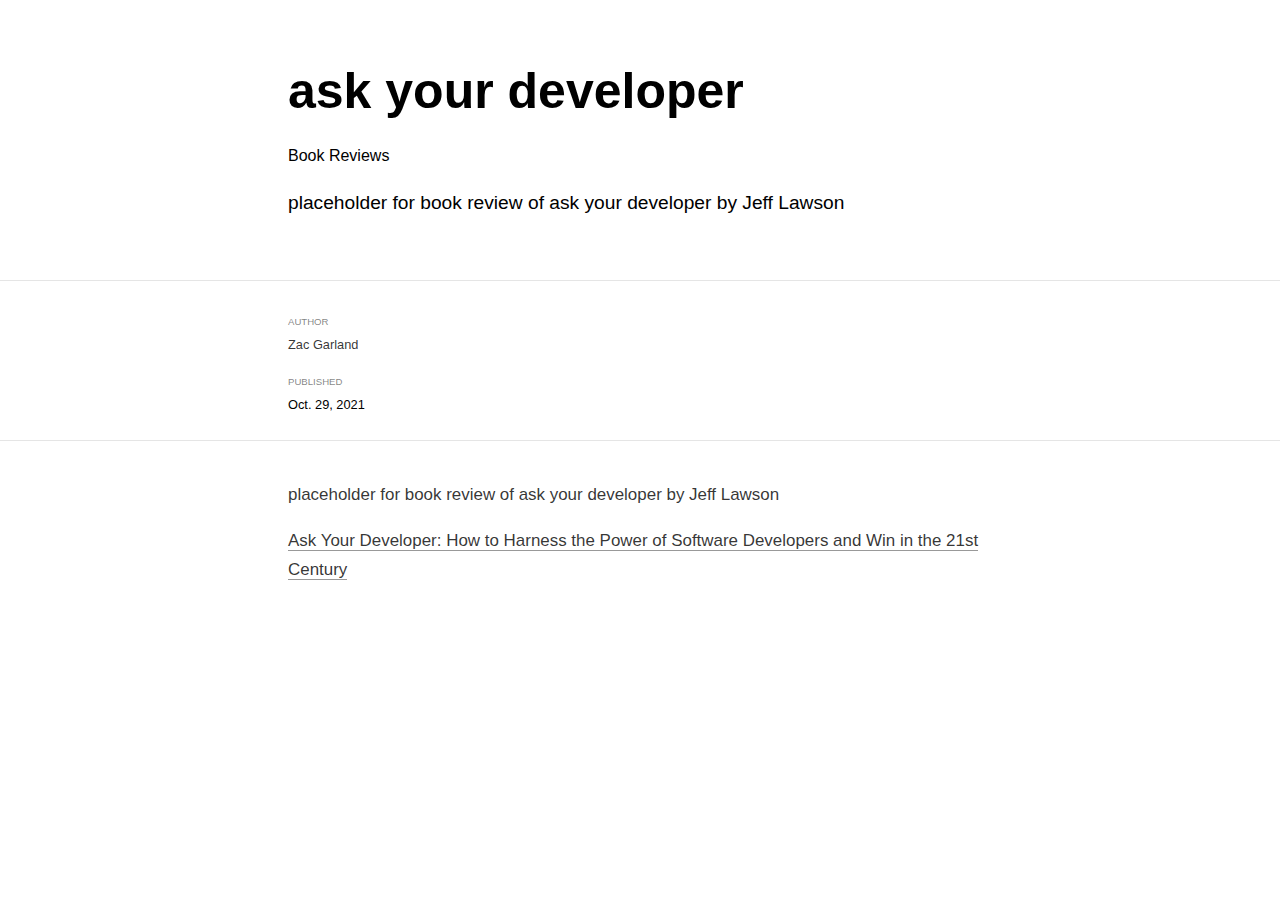
<file: _posts/2021-10-29-ask-your-developer/ask-your-developer.html>
<!DOCTYPE html>

<html xmlns="http://www.w3.org/1999/xhtml" lang="" xml:lang="">

<head>
  <meta charset="utf-8"/>
  <meta name="viewport" content="width=device-width, initial-scale=1"/>
  <meta http-equiv="X-UA-Compatible" content="IE=Edge,chrome=1"/>
  <meta name="generator" content="distill" />

  <style type="text/css">
  /* Hide doc at startup (prevent jankiness while JS renders/transforms) */
  body {
    visibility: hidden;
  }
  </style>

 <!--radix_placeholder_import_source-->
 <!--/radix_placeholder_import_source-->

<style type="text/css">code{white-space: pre;}</style>
<style type="text/css" data-origin="pandoc">
code.sourceCode > span { display: inline-block; line-height: 1.25; }
code.sourceCode > span { color: inherit; text-decoration: inherit; }
code.sourceCode > span:empty { height: 1.2em; }
.sourceCode { overflow: visible; }
code.sourceCode { white-space: pre; position: relative; }
div.sourceCode { margin: 1em 0; }
pre.sourceCode { margin: 0; }
@media screen {
div.sourceCode { overflow: auto; }
}
@media print {
code.sourceCode { white-space: pre-wrap; }
code.sourceCode > span { text-indent: -5em; padding-left: 5em; }
}
pre.numberSource code
  { counter-reset: source-line 0; }
pre.numberSource code > span
  { position: relative; left: -4em; counter-increment: source-line; }
pre.numberSource code > span > a:first-child::before
  { content: counter(source-line);
    position: relative; left: -1em; text-align: right; vertical-align: baseline;
    border: none; display: inline-block;
    -webkit-touch-callout: none; -webkit-user-select: none;
    -khtml-user-select: none; -moz-user-select: none;
    -ms-user-select: none; user-select: none;
    padding: 0 4px; width: 4em;
    color: #aaaaaa;
  }
pre.numberSource { margin-left: 3em; border-left: 1px solid #aaaaaa;  padding-left: 4px; }
div.sourceCode
  {   }
@media screen {
code.sourceCode > span > a:first-child::before { text-decoration: underline; }
}
code span.al { color: #ad0000; } /* Alert */
code span.an { color: #5e5e5e; } /* Annotation */
code span.at { } /* Attribute */
code span.bn { color: #ad0000; } /* BaseN */
code span.bu { } /* BuiltIn */
code span.cf { color: #007ba5; } /* ControlFlow */
code span.ch { color: #20794d; } /* Char */
code span.cn { color: #8f5902; } /* Constant */
code span.co { color: #5e5e5e; } /* Comment */
code span.cv { color: #5e5e5e; font-style: italic; } /* CommentVar */
code span.do { color: #5e5e5e; font-style: italic; } /* Documentation */
code span.dt { color: #ad0000; } /* DataType */
code span.dv { color: #ad0000; } /* DecVal */
code span.er { color: #ad0000; } /* Error */
code span.ex { } /* Extension */
code span.fl { color: #ad0000; } /* Float */
code span.fu { color: #4758ab; } /* Function */
code span.im { } /* Import */
code span.in { color: #5e5e5e; } /* Information */
code span.kw { color: #007ba5; } /* Keyword */
code span.op { color: #5e5e5e; } /* Operator */
code span.ot { color: #007ba5; } /* Other */
code span.pp { color: #ad0000; } /* Preprocessor */
code span.sc { color: #5e5e5e; } /* SpecialChar */
code span.ss { color: #20794d; } /* SpecialString */
code span.st { color: #20794d; } /* String */
code span.va { color: #111111; } /* Variable */
code span.vs { color: #20794d; } /* VerbatimString */
code span.wa { color: #5e5e5e; font-style: italic; } /* Warning */
</style>


  <!--radix_placeholder_meta_tags-->
  <title>ask your developer</title>
  
  <meta property="description" itemprop="description" content="placeholder for book review of ask your developer by Jeff Lawson"/>
  
  
  <!--  https://schema.org/Article -->
  <meta property="article:published" itemprop="datePublished" content="2021-10-29"/>
  <meta property="article:created" itemprop="dateCreated" content="2021-10-29"/>
  <meta name="article:author" content="Zac Garland"/>
  
  <!--  https://developers.facebook.com/docs/sharing/webmasters#markup -->
  <meta property="og:title" content="ask your developer"/>
  <meta property="og:type" content="article"/>
  <meta property="og:description" content="placeholder for book review of ask your developer by Jeff Lawson"/>
  <meta property="og:locale" content="en_US"/>
  
  <!--  https://dev.twitter.com/cards/types/summary -->
  <meta property="twitter:card" content="summary"/>
  <meta property="twitter:title" content="ask your developer"/>
  <meta property="twitter:description" content="placeholder for book review of ask your developer by Jeff Lawson"/>
  
  <!--/radix_placeholder_meta_tags-->
  <!--radix_placeholder_rmarkdown_metadata-->
  
  <script type="text/json" id="radix-rmarkdown-metadata">
  {"type":"list","attributes":{"names":{"type":"character","attributes":{},"value":["title","description","author","date","preview","categories","output"]}},"value":[{"type":"character","attributes":{},"value":["ask your developer"]},{"type":"character","attributes":{},"value":["placeholder for book review of ask your developer by Jeff Lawson\n"]},{"type":"list","attributes":{},"value":[{"type":"list","attributes":{"names":{"type":"character","attributes":{},"value":["name","url"]}},"value":[{"type":"character","attributes":{},"value":["Zac Garland"]},{"type":"list","attributes":{"names":{"type":"character","attributes":{},"value":[]}},"value":[]}]}]},{"type":"character","attributes":{},"value":["2021-10-29"]},{"type":"character","attributes":{},"value":["preview.jpg"]},{"type":"character","attributes":{},"value":["Book Reviews"]},{"type":"list","attributes":{"names":{"type":"character","attributes":{},"value":["distill::distill_article"]}},"value":[{"type":"list","attributes":{"names":{"type":"character","attributes":{},"value":["self_contained"]}},"value":[{"type":"logical","attributes":{},"value":[false]}]}]}]}
  </script>
  <!--/radix_placeholder_rmarkdown_metadata-->
  
  <script type="text/json" id="radix-resource-manifest">
  {"type":"character","attributes":{},"value":["ask-your-developer_files/anchor-4.2.2/anchor.min.js","ask-your-developer_files/bowser-1.9.3/bowser.min.js","ask-your-developer_files/distill-2.2.21/template.v2.js","ask-your-developer_files/jquery-3.6.0/jquery-3.6.0.js","ask-your-developer_files/jquery-3.6.0/jquery-3.6.0.min.js","ask-your-developer_files/jquery-3.6.0/jquery-3.6.0.min.map","ask-your-developer_files/popper-2.6.0/popper.min.js","ask-your-developer_files/tippy-6.2.7/tippy-bundle.umd.min.js","ask-your-developer_files/tippy-6.2.7/tippy-light-border.css","ask-your-developer_files/tippy-6.2.7/tippy.css","ask-your-developer_files/tippy-6.2.7/tippy.umd.min.js","ask-your-developer_files/webcomponents-2.0.0/webcomponents.js","preview.jpg"]}
  </script>
  <!--radix_placeholder_navigation_in_header-->
  <!--/radix_placeholder_navigation_in_header-->
  <!--radix_placeholder_distill-->
  
  <style type="text/css">
  
  body {
    background-color: white;
  }
  
  .pandoc-table {
    width: 100%;
  }
  
  .pandoc-table>caption {
    margin-bottom: 10px;
  }
  
  .pandoc-table th:not([align]) {
    text-align: left;
  }
  
  .pagedtable-footer {
    font-size: 15px;
  }
  
  d-byline .byline {
    grid-template-columns: 2fr 2fr;
  }
  
  d-byline .byline h3 {
    margin-block-start: 1.5em;
  }
  
  d-byline .byline .authors-affiliations h3 {
    margin-block-start: 0.5em;
  }
  
  .authors-affiliations .orcid-id {
    width: 16px;
    height:16px;
    margin-left: 4px;
    margin-right: 4px;
    vertical-align: middle;
    padding-bottom: 2px;
  }
  
  d-title .dt-tags {
    margin-top: 1em;
    grid-column: text;
  }
  
  .dt-tags .dt-tag {
    text-decoration: none;
    display: inline-block;
    color: rgba(0,0,0,0.6);
    padding: 0em 0.4em;
    margin-right: 0.5em;
    margin-bottom: 0.4em;
    font-size: 70%;
    border: 1px solid rgba(0,0,0,0.2);
    border-radius: 3px;
    text-transform: uppercase;
    font-weight: 500;
  }
  
  d-article table.gt_table td,
  d-article table.gt_table th {
    border-bottom: none;
  }
  
  .html-widget {
    margin-bottom: 2.0em;
  }
  
  .l-screen-inset {
    padding-right: 16px;
  }
  
  .l-screen .caption {
    margin-left: 10px;
  }
  
  .shaded {
    background: rgb(247, 247, 247);
    padding-top: 20px;
    padding-bottom: 20px;
    border-top: 1px solid rgba(0, 0, 0, 0.1);
    border-bottom: 1px solid rgba(0, 0, 0, 0.1);
  }
  
  .shaded .html-widget {
    margin-bottom: 0;
    border: 1px solid rgba(0, 0, 0, 0.1);
  }
  
  .shaded .shaded-content {
    background: white;
  }
  
  .text-output {
    margin-top: 0;
    line-height: 1.5em;
  }
  
  .hidden {
    display: none !important;
  }
  
  d-article {
    padding-top: 2.5rem;
    padding-bottom: 30px;
  }
  
  d-appendix {
    padding-top: 30px;
  }
  
  d-article>p>img {
    width: 100%;
  }
  
  d-article h2 {
    margin: 1rem 0 1.5rem 0;
  }
  
  d-article h3 {
    margin-top: 1.5rem;
  }
  
  d-article iframe {
    border: 1px solid rgba(0, 0, 0, 0.1);
    margin-bottom: 2.0em;
    width: 100%;
  }
  
  /* Tweak code blocks */
  
  d-article div.sourceCode code,
  d-article pre code {
    font-family: Consolas, Monaco, 'Andale Mono', 'Ubuntu Mono', monospace;
  }
  
  d-article pre,
  d-article div.sourceCode,
  d-article div.sourceCode pre {
    overflow: auto;
  }
  
  d-article div.sourceCode {
    background-color: white;
  }
  
  d-article div.sourceCode pre {
    padding-left: 10px;
    font-size: 12px;
    border-left: 2px solid rgba(0,0,0,0.1);
  }
  
  d-article pre {
    font-size: 12px;
    color: black;
    background: none;
    margin-top: 0;
    text-align: left;
    white-space: pre;
    word-spacing: normal;
    word-break: normal;
    word-wrap: normal;
    line-height: 1.5;
  
    -moz-tab-size: 4;
    -o-tab-size: 4;
    tab-size: 4;
  
    -webkit-hyphens: none;
    -moz-hyphens: none;
    -ms-hyphens: none;
    hyphens: none;
  }
  
  d-article pre a {
    border-bottom: none;
  }
  
  d-article pre a:hover {
    border-bottom: none;
    text-decoration: underline;
  }
  
  d-article details {
    grid-column: text;
    margin-bottom: 0.8em;
  }
  
  @media(min-width: 768px) {
  
  d-article pre,
  d-article div.sourceCode,
  d-article div.sourceCode pre {
    overflow: visible !important;
  }
  
  d-article div.sourceCode pre {
    padding-left: 18px;
    font-size: 14px;
  }
  
  d-article pre {
    font-size: 14px;
  }
  
  }
  
  figure img.external {
    background: white;
    border: 1px solid rgba(0, 0, 0, 0.1);
    box-shadow: 0 1px 8px rgba(0, 0, 0, 0.1);
    padding: 18px;
    box-sizing: border-box;
  }
  
  /* CSS for d-contents */
  
  .d-contents {
    grid-column: text;
    color: rgba(0,0,0,0.8);
    font-size: 0.9em;
    padding-bottom: 1em;
    margin-bottom: 1em;
    padding-bottom: 0.5em;
    margin-bottom: 1em;
    padding-left: 0.25em;
    justify-self: start;
  }
  
  @media(min-width: 1000px) {
    .d-contents.d-contents-float {
      height: 0;
      grid-column-start: 1;
      grid-column-end: 4;
      justify-self: center;
      padding-right: 3em;
      padding-left: 2em;
    }
  }
  
  .d-contents nav h3 {
    font-size: 18px;
    margin-top: 0;
    margin-bottom: 1em;
  }
  
  .d-contents li {
    list-style-type: none
  }
  
  .d-contents nav > ul {
    padding-left: 0;
  }
  
  .d-contents ul {
    padding-left: 1em
  }
  
  .d-contents nav ul li {
    margin-top: 0.6em;
    margin-bottom: 0.2em;
  }
  
  .d-contents nav a {
    font-size: 13px;
    border-bottom: none;
    text-decoration: none
    color: rgba(0, 0, 0, 0.8);
  }
  
  .d-contents nav a:hover {
    text-decoration: underline solid rgba(0, 0, 0, 0.6)
  }
  
  .d-contents nav > ul > li > a {
    font-weight: 600;
  }
  
  .d-contents nav > ul > li > ul {
    font-weight: inherit;
  }
  
  .d-contents nav > ul > li > ul > li {
    margin-top: 0.2em;
  }
  
  
  .d-contents nav ul {
    margin-top: 0;
    margin-bottom: 0.25em;
  }
  
  .d-article-with-toc h2:nth-child(2) {
    margin-top: 0;
  }
  
  
  /* Figure */
  
  .figure {
    position: relative;
    margin-bottom: 2.5em;
    margin-top: 1.5em;
  }
  
  .figure img {
    width: 100%;
  }
  
  .figure .caption {
    color: rgba(0, 0, 0, 0.6);
    font-size: 12px;
    line-height: 1.5em;
  }
  
  .figure img.external {
    background: white;
    border: 1px solid rgba(0, 0, 0, 0.1);
    box-shadow: 0 1px 8px rgba(0, 0, 0, 0.1);
    padding: 18px;
    box-sizing: border-box;
  }
  
  .figure .caption a {
    color: rgba(0, 0, 0, 0.6);
  }
  
  .figure .caption b,
  .figure .caption strong, {
    font-weight: 600;
    color: rgba(0, 0, 0, 1.0);
  }
  
  /* Citations */
  
  d-article .citation {
    color: inherit;
    cursor: inherit;
  }
  
  div.hanging-indent{
    margin-left: 1em; text-indent: -1em;
  }
  
  /* Citation hover box */
  
  .tippy-box[data-theme~=light-border] {
    background-color: rgba(250, 250, 250, 0.95);
  }
  
  .tippy-content > p {
    margin-bottom: 0;
    padding: 2px;
  }
  
  
  /* Tweak 1000px media break to show more text */
  
  @media(min-width: 1000px) {
    .base-grid,
    distill-header,
    d-title,
    d-abstract,
    d-article,
    d-appendix,
    distill-appendix,
    d-byline,
    d-footnote-list,
    d-citation-list,
    distill-footer {
      grid-template-columns: [screen-start] 1fr [page-start kicker-start] 80px [middle-start] 50px [text-start kicker-end] 65px 65px 65px 65px 65px 65px 65px 65px [text-end gutter-start] 65px [middle-end] 65px [page-end gutter-end] 1fr [screen-end];
      grid-column-gap: 16px;
    }
  
    .grid {
      grid-column-gap: 16px;
    }
  
    d-article {
      font-size: 1.06rem;
      line-height: 1.7em;
    }
    figure .caption, .figure .caption, figure figcaption {
      font-size: 13px;
    }
  }
  
  @media(min-width: 1180px) {
    .base-grid,
    distill-header,
    d-title,
    d-abstract,
    d-article,
    d-appendix,
    distill-appendix,
    d-byline,
    d-footnote-list,
    d-citation-list,
    distill-footer {
      grid-template-columns: [screen-start] 1fr [page-start kicker-start] 60px [middle-start] 60px [text-start kicker-end] 60px 60px 60px 60px 60px 60px 60px 60px [text-end gutter-start] 60px [middle-end] 60px [page-end gutter-end] 1fr [screen-end];
      grid-column-gap: 32px;
    }
  
    .grid {
      grid-column-gap: 32px;
    }
  }
  
  
  /* Get the citation styles for the appendix (not auto-injected on render since
     we do our own rendering of the citation appendix) */
  
  d-appendix .citation-appendix,
  .d-appendix .citation-appendix {
    font-size: 11px;
    line-height: 15px;
    border-left: 1px solid rgba(0, 0, 0, 0.1);
    padding-left: 18px;
    border: 1px solid rgba(0,0,0,0.1);
    background: rgba(0, 0, 0, 0.02);
    padding: 10px 18px;
    border-radius: 3px;
    color: rgba(150, 150, 150, 1);
    overflow: hidden;
    margin-top: -12px;
    white-space: pre-wrap;
    word-wrap: break-word;
  }
  
  /* Include appendix styles here so they can be overridden */
  
  d-appendix {
    contain: layout style;
    font-size: 0.8em;
    line-height: 1.7em;
    margin-top: 60px;
    margin-bottom: 0;
    border-top: 1px solid rgba(0, 0, 0, 0.1);
    color: rgba(0,0,0,0.5);
    padding-top: 60px;
    padding-bottom: 48px;
  }
  
  d-appendix h3 {
    grid-column: page-start / text-start;
    font-size: 15px;
    font-weight: 500;
    margin-top: 1em;
    margin-bottom: 0;
    color: rgba(0,0,0,0.65);
  }
  
  d-appendix h3 + * {
    margin-top: 1em;
  }
  
  d-appendix ol {
    padding: 0 0 0 15px;
  }
  
  @media (min-width: 768px) {
    d-appendix ol {
      padding: 0 0 0 30px;
      margin-left: -30px;
    }
  }
  
  d-appendix li {
    margin-bottom: 1em;
  }
  
  d-appendix a {
    color: rgba(0, 0, 0, 0.6);
  }
  
  d-appendix > * {
    grid-column: text;
  }
  
  d-appendix > d-footnote-list,
  d-appendix > d-citation-list,
  d-appendix > distill-appendix {
    grid-column: screen;
  }
  
  /* Include footnote styles here so they can be overridden */
  
  d-footnote-list {
    contain: layout style;
  }
  
  d-footnote-list > * {
    grid-column: text;
  }
  
  d-footnote-list a.footnote-backlink {
    color: rgba(0,0,0,0.3);
    padding-left: 0.5em;
  }
  
  
  
  /* Anchor.js */
  
  .anchorjs-link {
    /*transition: all .25s linear; */
    text-decoration: none;
    border-bottom: none;
  }
  *:hover > .anchorjs-link {
    margin-left: -1.125em !important;
    text-decoration: none;
    border-bottom: none;
  }
  
  /* Social footer */
  
  .social_footer {
    margin-top: 30px;
    margin-bottom: 0;
    color: rgba(0,0,0,0.67);
  }
  
  .disqus-comments {
    margin-right: 30px;
  }
  
  .disqus-comment-count {
    border-bottom: 1px solid rgba(0, 0, 0, 0.4);
    cursor: pointer;
  }
  
  #disqus_thread {
    margin-top: 30px;
  }
  
  .article-sharing a {
    border-bottom: none;
    margin-right: 8px;
  }
  
  .article-sharing a:hover {
    border-bottom: none;
  }
  
  .sidebar-section.subscribe {
    font-size: 12px;
    line-height: 1.6em;
  }
  
  .subscribe p {
    margin-bottom: 0.5em;
  }
  
  
  .article-footer .subscribe {
    font-size: 15px;
    margin-top: 45px;
  }
  
  
  .sidebar-section.custom {
    font-size: 12px;
    line-height: 1.6em;
  }
  
  .custom p {
    margin-bottom: 0.5em;
  }
  
  /* Styles for listing layout (hide title) */
  .layout-listing d-title, .layout-listing .d-title {
    display: none;
  }
  
  /* Styles for posts lists (not auto-injected) */
  
  
  .posts-with-sidebar {
    padding-left: 45px;
    padding-right: 45px;
  }
  
  .posts-list .description h2,
  .posts-list .description p {
    font-family: -apple-system, BlinkMacSystemFont, "Segoe UI", Roboto, Oxygen, Ubuntu, Cantarell, "Fira Sans", "Droid Sans", "Helvetica Neue", Arial, sans-serif;
  }
  
  .posts-list .description h2 {
    font-weight: 700;
    border-bottom: none;
    padding-bottom: 0;
  }
  
  .posts-list h2.post-tag {
    border-bottom: 1px solid rgba(0, 0, 0, 0.2);
    padding-bottom: 12px;
  }
  .posts-list {
    margin-top: 60px;
    margin-bottom: 24px;
  }
  
  .posts-list .post-preview {
    text-decoration: none;
    overflow: hidden;
    display: block;
    border-bottom: 1px solid rgba(0, 0, 0, 0.1);
    padding: 24px 0;
  }
  
  .post-preview-last {
    border-bottom: none !important;
  }
  
  .posts-list .posts-list-caption {
    grid-column: screen;
    font-weight: 400;
  }
  
  .posts-list .post-preview h2 {
    margin: 0 0 6px 0;
    line-height: 1.2em;
    font-style: normal;
    font-size: 24px;
  }
  
  .posts-list .post-preview p {
    margin: 0 0 12px 0;
    line-height: 1.4em;
    font-size: 16px;
  }
  
  .posts-list .post-preview .thumbnail {
    box-sizing: border-box;
    margin-bottom: 24px;
    position: relative;
    max-width: 500px;
  }
  .posts-list .post-preview img {
    width: 100%;
    display: block;
  }
  
  .posts-list .metadata {
    font-size: 12px;
    line-height: 1.4em;
    margin-bottom: 18px;
  }
  
  .posts-list .metadata > * {
    display: inline-block;
  }
  
  .posts-list .metadata .publishedDate {
    margin-right: 2em;
  }
  
  .posts-list .metadata .dt-authors {
    display: block;
    margin-top: 0.3em;
    margin-right: 2em;
  }
  
  .posts-list .dt-tags {
    display: block;
    line-height: 1em;
  }
  
  .posts-list .dt-tags .dt-tag {
    display: inline-block;
    color: rgba(0,0,0,0.6);
    padding: 0.3em 0.4em;
    margin-right: 0.2em;
    margin-bottom: 0.4em;
    font-size: 60%;
    border: 1px solid rgba(0,0,0,0.2);
    border-radius: 3px;
    text-transform: uppercase;
    font-weight: 500;
  }
  
  .posts-list img {
    opacity: 1;
  }
  
  .posts-list img[data-src] {
    opacity: 0;
  }
  
  .posts-more {
    clear: both;
  }
  
  
  .posts-sidebar {
    font-size: 16px;
  }
  
  .posts-sidebar h3 {
    font-size: 16px;
    margin-top: 0;
    margin-bottom: 0.5em;
    font-weight: 400;
    text-transform: uppercase;
  }
  
  .sidebar-section {
    margin-bottom: 30px;
  }
  
  .categories ul {
    list-style-type: none;
    margin: 0;
    padding: 0;
  }
  
  .categories li {
    color: rgba(0, 0, 0, 0.8);
    margin-bottom: 0;
  }
  
  .categories li>a {
    border-bottom: none;
  }
  
  .categories li>a:hover {
    border-bottom: 1px solid rgba(0, 0, 0, 0.4);
  }
  
  .categories .active {
    font-weight: 600;
  }
  
  .categories .category-count {
    color: rgba(0, 0, 0, 0.4);
  }
  
  
  @media(min-width: 768px) {
    .posts-list .post-preview h2 {
      font-size: 26px;
    }
    .posts-list .post-preview .thumbnail {
      float: right;
      width: 30%;
      margin-bottom: 0;
    }
    .posts-list .post-preview .description {
      float: left;
      width: 45%;
    }
    .posts-list .post-preview .metadata {
      float: left;
      width: 20%;
      margin-top: 8px;
    }
    .posts-list .post-preview p {
      margin: 0 0 12px 0;
      line-height: 1.5em;
      font-size: 16px;
    }
    .posts-with-sidebar .posts-list {
      float: left;
      width: 75%;
    }
    .posts-with-sidebar .posts-sidebar {
      float: right;
      width: 20%;
      margin-top: 60px;
      padding-top: 24px;
      padding-bottom: 24px;
    }
  }
  
  
  /* Improve display for browsers without grid (IE/Edge <= 15) */
  
  .downlevel {
    line-height: 1.6em;
    font-family: -apple-system, BlinkMacSystemFont, "Segoe UI", Roboto, Oxygen, Ubuntu, Cantarell, "Fira Sans", "Droid Sans", "Helvetica Neue", Arial, sans-serif;
    margin: 0;
  }
  
  .downlevel .d-title {
    padding-top: 6rem;
    padding-bottom: 1.5rem;
  }
  
  .downlevel .d-title h1 {
    font-size: 50px;
    font-weight: 700;
    line-height: 1.1em;
    margin: 0 0 0.5rem;
  }
  
  .downlevel .d-title p {
    font-weight: 300;
    font-size: 1.2rem;
    line-height: 1.55em;
    margin-top: 0;
  }
  
  .downlevel .d-byline {
    padding-top: 0.8em;
    padding-bottom: 0.8em;
    font-size: 0.8rem;
    line-height: 1.8em;
  }
  
  .downlevel .section-separator {
    border: none;
    border-top: 1px solid rgba(0, 0, 0, 0.1);
  }
  
  .downlevel .d-article {
    font-size: 1.06rem;
    line-height: 1.7em;
    padding-top: 1rem;
    padding-bottom: 2rem;
  }
  
  
  .downlevel .d-appendix {
    padding-left: 0;
    padding-right: 0;
    max-width: none;
    font-size: 0.8em;
    line-height: 1.7em;
    margin-bottom: 0;
    color: rgba(0,0,0,0.5);
    padding-top: 40px;
    padding-bottom: 48px;
  }
  
  .downlevel .footnotes ol {
    padding-left: 13px;
  }
  
  .downlevel .base-grid,
  .downlevel .distill-header,
  .downlevel .d-title,
  .downlevel .d-abstract,
  .downlevel .d-article,
  .downlevel .d-appendix,
  .downlevel .distill-appendix,
  .downlevel .d-byline,
  .downlevel .d-footnote-list,
  .downlevel .d-citation-list,
  .downlevel .distill-footer,
  .downlevel .appendix-bottom,
  .downlevel .posts-container {
    padding-left: 40px;
    padding-right: 40px;
  }
  
  @media(min-width: 768px) {
    .downlevel .base-grid,
    .downlevel .distill-header,
    .downlevel .d-title,
    .downlevel .d-abstract,
    .downlevel .d-article,
    .downlevel .d-appendix,
    .downlevel .distill-appendix,
    .downlevel .d-byline,
    .downlevel .d-footnote-list,
    .downlevel .d-citation-list,
    .downlevel .distill-footer,
    .downlevel .appendix-bottom,
    .downlevel .posts-container {
    padding-left: 150px;
    padding-right: 150px;
    max-width: 900px;
  }
  }
  
  .downlevel pre code {
    display: block;
    border-left: 2px solid rgba(0, 0, 0, .1);
    padding: 0 0 0 20px;
    font-size: 14px;
  }
  
  .downlevel code, .downlevel pre {
    color: black;
    background: none;
    font-family: Consolas, Monaco, 'Andale Mono', 'Ubuntu Mono', monospace;
    text-align: left;
    white-space: pre;
    word-spacing: normal;
    word-break: normal;
    word-wrap: normal;
    line-height: 1.5;
  
    -moz-tab-size: 4;
    -o-tab-size: 4;
    tab-size: 4;
  
    -webkit-hyphens: none;
    -moz-hyphens: none;
    -ms-hyphens: none;
    hyphens: none;
  }
  
  .downlevel .posts-list .post-preview {
    color: inherit;
  }
  
  
  
  </style>
  
  <script type="application/javascript">
  
  function is_downlevel_browser() {
    if (bowser.isUnsupportedBrowser({ msie: "12", msedge: "16"},
                                   window.navigator.userAgent)) {
      return true;
    } else {
      return window.load_distill_framework === undefined;
    }
  }
  
  // show body when load is complete
  function on_load_complete() {
  
    // add anchors
    if (window.anchors) {
      window.anchors.options.placement = 'left';
      window.anchors.add('d-article > h2, d-article > h3, d-article > h4, d-article > h5');
    }
  
  
    // set body to visible
    document.body.style.visibility = 'visible';
  
    // force redraw for leaflet widgets
    if (window.HTMLWidgets) {
      var maps = window.HTMLWidgets.findAll(".leaflet");
      $.each(maps, function(i, el) {
        var map = this.getMap();
        map.invalidateSize();
        map.eachLayer(function(layer) {
          if (layer instanceof L.TileLayer)
            layer.redraw();
        });
      });
    }
  
    // trigger 'shown' so htmlwidgets resize
    $('d-article').trigger('shown');
  }
  
  function init_distill() {
  
    init_common();
  
    // create front matter
    var front_matter = $('<d-front-matter></d-front-matter>');
    $('#distill-front-matter').wrap(front_matter);
  
    // create d-title
    $('.d-title').changeElementType('d-title');
  
    // create d-byline
    var byline = $('<d-byline></d-byline>');
    $('.d-byline').replaceWith(byline);
  
    // create d-article
    var article = $('<d-article></d-article>');
    $('.d-article').wrap(article).children().unwrap();
  
    // move posts container into article
    $('.posts-container').appendTo($('d-article'));
  
    // create d-appendix
    $('.d-appendix').changeElementType('d-appendix');
  
    // flag indicating that we have appendix items
    var appendix = $('.appendix-bottom').children('h3').length > 0;
  
    // replace footnotes with <d-footnote>
    $('.footnote-ref').each(function(i, val) {
      appendix = true;
      var href = $(this).attr('href');
      var id = href.replace('#', '');
      var fn = $('#' + id);
      var fn_p = $('#' + id + '>p');
      fn_p.find('.footnote-back').remove();
      var text = fn_p.html();
      var dtfn = $('<d-footnote></d-footnote>');
      dtfn.html(text);
      $(this).replaceWith(dtfn);
    });
    // remove footnotes
    $('.footnotes').remove();
  
    // move refs into #references-listing
    $('#references-listing').replaceWith($('#refs'));
  
    $('h1.appendix, h2.appendix').each(function(i, val) {
      $(this).changeElementType('h3');
    });
    $('h3.appendix').each(function(i, val) {
      var id = $(this).attr('id');
      $('.d-contents a[href="#' + id + '"]').parent().remove();
      appendix = true;
      $(this).nextUntil($('h1, h2, h3')).addBack().appendTo($('d-appendix'));
    });
  
    // show d-appendix if we have appendix content
    $("d-appendix").css('display', appendix ? 'grid' : 'none');
  
    // localize layout chunks to just output
    $('.layout-chunk').each(function(i, val) {
  
      // capture layout
      var layout = $(this).attr('data-layout');
  
      // apply layout to markdown level block elements
      var elements = $(this).children().not('details, div.sourceCode, pre, script');
      elements.each(function(i, el) {
        var layout_div = $('<div class="' + layout + '"></div>');
        if (layout_div.hasClass('shaded')) {
          var shaded_content = $('<div class="shaded-content"></div>');
          $(this).wrap(shaded_content);
          $(this).parent().wrap(layout_div);
        } else {
          $(this).wrap(layout_div);
        }
      });
  
  
      // unwrap the layout-chunk div
      $(this).children().unwrap();
    });
  
    // remove code block used to force  highlighting css
    $('.distill-force-highlighting-css').parent().remove();
  
    // remove empty line numbers inserted by pandoc when using a
    // custom syntax highlighting theme
    $('code.sourceCode a:empty').remove();
  
    // load distill framework
    load_distill_framework();
  
    // wait for window.distillRunlevel == 4 to do post processing
    function distill_post_process() {
  
      if (!window.distillRunlevel || window.distillRunlevel < 4)
        return;
  
      // hide author/affiliations entirely if we have no authors
      var front_matter = JSON.parse($("#distill-front-matter").html());
      var have_authors = front_matter.authors && front_matter.authors.length > 0;
      if (!have_authors)
        $('d-byline').addClass('hidden');
  
      // article with toc class
      $('.d-contents').parent().addClass('d-article-with-toc');
  
      // strip links that point to #
      $('.authors-affiliations').find('a[href="#"]').removeAttr('href');
  
      // add orcid ids
      $('.authors-affiliations').find('.author').each(function(i, el) {
        var orcid_id = front_matter.authors[i].orcidID;
        if (orcid_id) {
          var a = $('<a></a>');
          a.attr('href', 'https://orcid.org/' + orcid_id);
          var img = $('<img></img>');
          img.addClass('orcid-id');
          img.attr('alt', 'ORCID ID');
          img.attr('src','[data-uri]');
          a.append(img);
          $(this).append(a);
        }
      });
  
      // hide elements of author/affiliations grid that have no value
      function hide_byline_column(caption) {
        $('d-byline').find('h3:contains("' + caption + '")').parent().css('visibility', 'hidden');
      }
  
      // affiliations
      var have_affiliations = false;
      for (var i = 0; i<front_matter.authors.length; ++i) {
        var author = front_matter.authors[i];
        if (author.affiliation !== "&nbsp;") {
          have_affiliations = true;
          break;
        }
      }
      if (!have_affiliations)
        $('d-byline').find('h3:contains("Affiliations")').css('visibility', 'hidden');
  
      // published date
      if (!front_matter.publishedDate)
        hide_byline_column("Published");
  
      // document object identifier
      var doi = $('d-byline').find('h3:contains("DOI")');
      var doi_p = doi.next().empty();
      if (!front_matter.doi) {
        // if we have a citation and valid citationText then link to that
        if ($('#citation').length > 0 && front_matter.citationText) {
          doi.html('Citation');
          $('<a href="#citation"></a>')
            .text(front_matter.citationText)
            .appendTo(doi_p);
        } else {
          hide_byline_column("DOI");
        }
      } else {
        $('<a></a>')
           .attr('href', "https://doi.org/" + front_matter.doi)
           .html(front_matter.doi)
           .appendTo(doi_p);
      }
  
       // change plural form of authors/affiliations
      if (front_matter.authors.length === 1) {
        var grid = $('.authors-affiliations');
        grid.children('h3:contains("Authors")').text('Author');
        grid.children('h3:contains("Affiliations")').text('Affiliation');
      }
  
      // remove d-appendix and d-footnote-list local styles
      $('d-appendix > style:first-child').remove();
      $('d-footnote-list > style:first-child').remove();
  
      // move appendix-bottom entries to the bottom
      $('.appendix-bottom').appendTo('d-appendix').children().unwrap();
      $('.appendix-bottom').remove();
  
      // hoverable references
      $('span.citation[data-cites]').each(function() {
        var refs = $(this).attr('data-cites').split(" ");
        var refHtml = refs.map(function(ref) {
          return "<p>" + $('#ref-' + ref).html() + "</p>";
        }).join("\n");
        window.tippy(this, {
          allowHTML: true,
          content: refHtml,
          maxWidth: 500,
          interactive: true,
          interactiveBorder: 10,
          theme: 'light-border',
          placement: 'bottom-start'
        });
      });
  
      // clear polling timer
      clearInterval(tid);
  
      // show body now that everything is ready
      on_load_complete();
    }
  
    var tid = setInterval(distill_post_process, 50);
    distill_post_process();
  
  }
  
  function init_downlevel() {
  
    init_common();
  
     // insert hr after d-title
    $('.d-title').after($('<hr class="section-separator"/>'));
  
    // check if we have authors
    var front_matter = JSON.parse($("#distill-front-matter").html());
    var have_authors = front_matter.authors && front_matter.authors.length > 0;
  
    // manage byline/border
    if (!have_authors)
      $('.d-byline').remove();
    $('.d-byline').after($('<hr class="section-separator"/>'));
    $('.d-byline a').remove();
  
    // remove toc
    $('.d-contents').remove();
  
    // move appendix elements
    $('h1.appendix, h2.appendix').each(function(i, val) {
      $(this).changeElementType('h3');
    });
    $('h3.appendix').each(function(i, val) {
      $(this).nextUntil($('h1, h2, h3')).addBack().appendTo($('.d-appendix'));
    });
  
  
    // inject headers into references and footnotes
    var refs_header = $('<h3></h3>');
    refs_header.text('References');
    $('#refs').prepend(refs_header);
  
    var footnotes_header = $('<h3></h3');
    footnotes_header.text('Footnotes');
    $('.footnotes').children('hr').first().replaceWith(footnotes_header);
  
    // move appendix-bottom entries to the bottom
    $('.appendix-bottom').appendTo('.d-appendix').children().unwrap();
    $('.appendix-bottom').remove();
  
    // remove appendix if it's empty
    if ($('.d-appendix').children().length === 0)
      $('.d-appendix').remove();
  
    // prepend separator above appendix
    $('.d-appendix').before($('<hr class="section-separator" style="clear: both"/>'));
  
    // trim code
    $('pre>code').each(function(i, val) {
      $(this).html($.trim($(this).html()));
    });
  
    // move posts-container right before article
    $('.posts-container').insertBefore($('.d-article'));
  
    $('body').addClass('downlevel');
  
    on_load_complete();
  }
  
  
  function init_common() {
  
    // jquery plugin to change element types
    (function($) {
      $.fn.changeElementType = function(newType) {
        var attrs = {};
  
        $.each(this[0].attributes, function(idx, attr) {
          attrs[attr.nodeName] = attr.nodeValue;
        });
  
        this.replaceWith(function() {
          return $("<" + newType + "/>", attrs).append($(this).contents());
        });
      };
    })(jQuery);
  
    // prevent underline for linked images
    $('a > img').parent().css({'border-bottom' : 'none'});
  
    // mark non-body figures created by knitr chunks as 100% width
    $('.layout-chunk').each(function(i, val) {
      var figures = $(this).find('img, .html-widget');
      if ($(this).attr('data-layout') !== "l-body") {
        figures.css('width', '100%');
      } else {
        figures.css('max-width', '100%');
        figures.filter("[width]").each(function(i, val) {
          var fig = $(this);
          fig.css('width', fig.attr('width') + 'px');
        });
  
      }
    });
  
    // auto-append index.html to post-preview links in file: protocol
    // and in rstudio ide preview
    $('.post-preview').each(function(i, val) {
      if (window.location.protocol === "file:")
        $(this).attr('href', $(this).attr('href') + "index.html");
    });
  
    // get rid of index.html references in header
    if (window.location.protocol !== "file:") {
      $('.distill-site-header a[href]').each(function(i,val) {
        $(this).attr('href', $(this).attr('href').replace("index.html", "./"));
      });
    }
  
    // add class to pandoc style tables
    $('tr.header').parent('thead').parent('table').addClass('pandoc-table');
    $('.kable-table').children('table').addClass('pandoc-table');
  
    // add figcaption style to table captions
    $('caption').parent('table').addClass("figcaption");
  
    // initialize posts list
    if (window.init_posts_list)
      window.init_posts_list();
  
    // implmement disqus comment link
    $('.disqus-comment-count').click(function() {
      window.headroom_prevent_pin = true;
      $('#disqus_thread').toggleClass('hidden');
      if (!$('#disqus_thread').hasClass('hidden')) {
        var offset = $(this).offset();
        $(window).resize();
        $('html, body').animate({
          scrollTop: offset.top - 35
        });
      }
    });
  }
  
  document.addEventListener('DOMContentLoaded', function() {
    if (is_downlevel_browser())
      init_downlevel();
    else
      window.addEventListener('WebComponentsReady', init_distill);
  });
  
  </script>
  
  <!--/radix_placeholder_distill-->
  <script src="ask-your-developer_files/jquery-3.6.0/jquery-3.6.0.min.js"></script>
  <script src="ask-your-developer_files/popper-2.6.0/popper.min.js"></script>
  <link href="ask-your-developer_files/tippy-6.2.7/tippy.css" rel="stylesheet" />
  <link href="ask-your-developer_files/tippy-6.2.7/tippy-light-border.css" rel="stylesheet" />
  <script src="ask-your-developer_files/tippy-6.2.7/tippy.umd.min.js"></script>
  <script src="ask-your-developer_files/anchor-4.2.2/anchor.min.js"></script>
  <script src="ask-your-developer_files/bowser-1.9.3/bowser.min.js"></script>
  <script src="ask-your-developer_files/webcomponents-2.0.0/webcomponents.js"></script>
  <script src="ask-your-developer_files/distill-2.2.21/template.v2.js"></script>
  <!--radix_placeholder_site_in_header-->
  <!--/radix_placeholder_site_in_header-->


</head>

<body>

<!--radix_placeholder_front_matter-->

<script id="distill-front-matter" type="text/json">
{"title":"ask your developer","description":"placeholder for book review of ask your developer by Jeff Lawson","authors":[{"author":"Zac Garland","authorURL":{},"affiliation":"&nbsp;","affiliationURL":"#","orcidID":""}],"publishedDate":"2021-10-29T00:00:00.000-06:00","citationText":"Garland, 2021"}
</script>

<!--/radix_placeholder_front_matter-->
<!--radix_placeholder_navigation_before_body-->
<!--/radix_placeholder_navigation_before_body-->
<!--radix_placeholder_site_before_body-->
<!--/radix_placeholder_site_before_body-->

<div class="d-title">
<h1>ask your developer</h1>
<!--radix_placeholder_categories-->
<div class="dt-tags">
<div class="dt=tag">Book Reviews</div>
</div>
<!--/radix_placeholder_categories-->
<p><p>placeholder for book review of ask your developer by Jeff Lawson</p></p>
</div>

<div class="d-byline">
  Zac Garland true 
  
<br/>2021-10-29
</div>

<div class="d-article">
<p>placeholder for book review of ask your developer by Jeff Lawson</p>
<p><a href="https://www.amazon.com/Ask-Your-Developer-Software-Developers/dp/0063018292">Ask Your Developer: How to Harness the Power of Software Developers and Win in the 21st Century</a></p>
<div class="sourceCode" id="cb1"><pre class="sourceCode r distill-force-highlighting-css"><code class="sourceCode r"></code></pre></div>
<!--radix_placeholder_article_footer-->
<!--/radix_placeholder_article_footer-->
</div>

<div class="d-appendix">
</div>


<!--radix_placeholder_site_after_body-->
<!--/radix_placeholder_site_after_body-->
<!--radix_placeholder_appendices-->
<div class="appendix-bottom"></div>
<!--/radix_placeholder_appendices-->
<!--radix_placeholder_navigation_after_body-->
<!--/radix_placeholder_navigation_after_body-->

</body>

</html>
</file>
<file: site_libs/tippy-6.2.7/tippy.css>
.tippy-box[data-animation=fade][data-state=hidden]{opacity:0}[data-tippy-root]{max-width:calc(100vw - 10px)}.tippy-box{position:relative;background-color:#333;color:#fff;border-radius:4px;font-size:14px;line-height:1.4;outline:0;transition-property:transform,visibility,opacity}.tippy-box[data-placement^=top]>.tippy-arrow{bottom:0}.tippy-box[data-placement^=top]>.tippy-arrow:before{bottom:-7px;left:0;border-width:8px 8px 0;border-top-color:initial;transform-origin:center top}.tippy-box[data-placement^=bottom]>.tippy-arrow{top:0}.tippy-box[data-placement^=bottom]>.tippy-arrow:before{top:-7px;left:0;border-width:0 8px 8px;border-bottom-color:initial;transform-origin:center bottom}.tippy-box[data-placement^=left]>.tippy-arrow{right:0}.tippy-box[data-placement^=left]>.tippy-arrow:before{border-width:8px 0 8px 8px;border-left-color:initial;right:-7px;transform-origin:center left}.tippy-box[data-placement^=right]>.tippy-arrow{left:0}.tippy-box[data-placement^=right]>.tippy-arrow:before{left:-7px;border-width:8px 8px 8px 0;border-right-color:initial;transform-origin:center right}.tippy-box[data-inertia][data-state=visible]{transition-timing-function:cubic-bezier(.54,1.5,.38,1.11)}.tippy-arrow{width:16px;height:16px;color:#333}.tippy-arrow:before{content:"";position:absolute;border-color:transparent;border-style:solid}.tippy-content{position:relative;padding:5px 9px;z-index:1}
</file>
<file: site_libs/tippy-6.2.7/tippy-light-border.css>
.tippy-box[data-theme~=light-border]{background-color:#fff;background-clip:padding-box;border:1px solid rgba(0,8,16,.15);color:#333;box-shadow:0 4px 14px -2px rgba(0,8,16,.08)}.tippy-box[data-theme~=light-border]>.tippy-backdrop{background-color:#fff}.tippy-box[data-theme~=light-border]>.tippy-arrow:after,.tippy-box[data-theme~=light-border]>.tippy-svg-arrow:after{content:"";position:absolute;z-index:-1}.tippy-box[data-theme~=light-border]>.tippy-arrow:after{border-color:transparent;border-style:solid}.tippy-box[data-theme~=light-border][data-placement^=top]>.tippy-arrow:before{border-top-color:#fff}.tippy-box[data-theme~=light-border][data-placement^=top]>.tippy-arrow:after{border-top-color:rgba(0,8,16,.2);border-width:7px 7px 0;top:17px;left:1px}.tippy-box[data-theme~=light-border][data-placement^=top]>.tippy-svg-arrow>svg{top:16px}.tippy-box[data-theme~=light-border][data-placement^=top]>.tippy-svg-arrow:after{top:17px}.tippy-box[data-theme~=light-border][data-placement^=bottom]>.tippy-arrow:before{border-bottom-color:#fff;bottom:16px}.tippy-box[data-theme~=light-border][data-placement^=bottom]>.tippy-arrow:after{border-bottom-color:rgba(0,8,16,.2);border-width:0 7px 7px;bottom:17px;left:1px}.tippy-box[data-theme~=light-border][data-placement^=bottom]>.tippy-svg-arrow>svg{bottom:16px}.tippy-box[data-theme~=light-border][data-placement^=bottom]>.tippy-svg-arrow:after{bottom:17px}.tippy-box[data-theme~=light-border][data-placement^=left]>.tippy-arrow:before{border-left-color:#fff}.tippy-box[data-theme~=light-border][data-placement^=left]>.tippy-arrow:after{border-left-color:rgba(0,8,16,.2);border-width:7px 0 7px 7px;left:17px;top:1px}.tippy-box[data-theme~=light-border][data-placement^=left]>.tippy-svg-arrow>svg{left:11px}.tippy-box[data-theme~=light-border][data-placement^=left]>.tippy-svg-arrow:after{left:12px}.tippy-box[data-theme~=light-border][data-placement^=right]>.tippy-arrow:before{border-right-color:#fff;right:16px}.tippy-box[data-theme~=light-border][data-placement^=right]>.tippy-arrow:after{border-width:7px 7px 7px 0;right:17px;top:1px;border-right-color:rgba(0,8,16,.2)}.tippy-box[data-theme~=light-border][data-placement^=right]>.tippy-svg-arrow>svg{right:11px}.tippy-box[data-theme~=light-border][data-placement^=right]>.tippy-svg-arrow:after{right:12px}.tippy-box[data-theme~=light-border]>.tippy-svg-arrow{fill:#fff}.tippy-box[data-theme~=light-border]>.tippy-svg-arrow:after{background-image:url([data-uri]);background-size:16px 6px;width:16px;height:6px}
</file>
<file: theme.css>
/* base variables */

/* Edit the CSS properties in this file to create a custom
   Distill theme. Only edit values in the right column
   for each row; values shown are the CSS defaults.
   To return any property to the default,
   you may set its value to: unset
   All rows must end with a semi-colon.                      */

/* Optional: embed custom fonts here with `@import`          */

@import url('https://fonts.googleapis.com/css2?family=Noto+Sans+Mono:wght@300&display=swap');
@import url('https://fonts.googleapis.com/css2?family=Nunito+Sans:wght@300&display=swap');


/* This must remain at the top of this file.                 */





html {

  /*-- Color Pal --*/

  --black: #121212ff;
  --light-silver: #d8cbc7ff;
  --dark-silver: #747374;
  --blue: #00d9c0ff;
  --green: #37ff8bff;
  --orange: #FF652F;
  --white: #ffffff;


  /*-- Main font sizes --*/
  --title-size:      50px;
  --body-size:       1.06rem;
  --code-size:       14px;
  --aside-size:      12px;
  --fig-cap-size:    13px;
  /*-- Main font colors --*/
  --title-color:     #000000;
  --header-color:    rgba(255, 255, 255, 0.8);
  --body-color:      rgba(255, 255, 255, 0.8);
  --aside-color:     rgba(255, 255, 255, 0.6);
  --fig-cap-color:   rgba(255, 255, 255, 0.6);
  /*-- Specify custom fonts ~~~ must be imported above   --*/
  --heading-font:    'Noto Sans Mono', sans-serif,  monospace;
  --mono-font:       monospace;
  --body-font:       'Nunito Sans', sans-serif,  monospace;
  --navbar-font:     'Noto Sans Mono', sans-serif,  monospace;
  font-family:       'Nunito Sans', sans-serif,  monospace;
  /* websites + blogs only */
}

/*-- ARTICLE METADATA --*/
d-byline {
  --heading-size:    0.6rem;
  --heading-color:   rgba(255, 255, 255, 0.5);
  --body-size:       0.8rem;
  --body-color:      rgba(255, 255, 255, 0.8);
}

/*-- ARTICLE TABLE OF CONTENTS --*/
.d-contents {
  --heading-size:    18px;
  --contents-size:   13px;
}

/*-- ARTICLE APPENDIX --*/
d-appendix {
  --heading-size:    15px;
  --heading-color:   rgba(255, 255, 255, 0.65);
  --text-size:       0.8em;
  --text-color:      rgba(255, 255, 255, 0.5);
}

/*-- WEBSITE HEADER + FOOTER --*/
/* These properties only apply to Distill sites and blogs  */

.distill-site-header {
  --title-size:       18px;
  --text-color:       rgba(255, 255, 255, 0.8);
  --text-size:        15px;
  --hover-color:      white;
  --bkgd-color:       #0F2E3D;
}

.distill-site-footer {
  --text-color:       rgba(255, 255, 255, 0.8);
  --text-size:        15px;
  --hover-color:      white;
  --bkgd-color:       #0F2E3D;
}

/*-- Additional custom styles --*/
/* Add any additional CSS rules below                      */

.distill-site-nav {
    color: rgba(255, 255, 255, 0.8);
    background-color: #000000;
    font-size: 15px;
    font-weight: 300;
}


body{
  background-color: var(--white);
  background: var(--white);
  color: var(--black);
}


.distill-site-header .logo img {
    max-height: 50px;
    width: auto;
    margin-bottom: -15px;
}


.l-text, .l-body {
    grid-column: text;
    color: var(--black);
}

d-article {
    border-top: 1px solid #ffffff;
    color: var(--black);
}

d-byline a, d-article d-byline a {
    color: var(--black);
    text-decoration: none;
    border-bottom: none;
}


h1,h2,h3,h4,h5,h6{
  color: var(--black);
}

d-byline h3 {
    color: var(--black);

}

d-article a{
  color: var(--orange) !important;
  text-decoration: underline;
  text-decoration-color: #ffffff;
}

d-article div.sourceCode {
    background-color: var(--black);
}

code span.co {
    color: #9933CC;
}

code span.va {
    color: #ffffff;
}

code span.fu {
    color: var(--white);
}

d-article div.sourceCode code, d-article pre code {

    color: white;
}

code span.op {
    color: var(--dark-silver);
}

code span.cn {
    color: var(--dark-silver);
}


code span.kw {
    color: var(--blue);
}


code span.st {
    color: var(--green);
}

d-article pre, d-article div.sourceCode, d-article div.sourceCode pre {
    overflow: auto !important;
}

.kw a, .fu a {
    text-decoration: none;
}



.callout {
    color: var(--dark-silver);
    font-size: 2em;
    margin-bottom: 25px;
}
</file>
<file: site_libs/collapsibleTree-0.1.6/collapsibleTree.css>
.collapsibleTree .node {
  cursor: pointer;
}

.collapsibleTree .node circle {
  fill: #fff;
  stroke: #000;
}

.collapsibleTree .node text {
  font: 10px sans-serif;
}

.collapsibleTree .link {
  fill: none;
  stroke: #ccc;
  stroke-width: 1.5px;
}

.collapsibleTree div.tooltip {
    position: absolute;
    text-align: center;
    padding: 3px;
    font: 10px sans-serif;
    background: #fff;
    border: 2px;
    border-radius: 8px;
    border-style: solid;
    pointer-events: none;
}
</file>
<file: _posts/2021-10-23-coding-in-r-intro/coding-in-r-intro_files/collapsibleTree-0.1.6/collapsibleTree.css>
.collapsibleTree .node {
  cursor: pointer;
}

.collapsibleTree .node circle {
  fill: #fff;
  stroke: #000;
}

.collapsibleTree .node text {
  font: 10px sans-serif;
}

.collapsibleTree .link {
  fill: none;
  stroke: #ccc;
  stroke-width: 1.5px;
}

.collapsibleTree div.tooltip {
    position: absolute;
    text-align: center;
    padding: 3px;
    font: 10px sans-serif;
    background: #fff;
    border: 2px;
    border-radius: 8px;
    border-style: solid;
    pointer-events: none;
}
</file>
<file: _posts/2021-10-23-coding-in-r-intro/coding-in-r-intro_files/tippy-6.2.7/tippy.css>
.tippy-box[data-animation=fade][data-state=hidden]{opacity:0}[data-tippy-root]{max-width:calc(100vw - 10px)}.tippy-box{position:relative;background-color:#333;color:#fff;border-radius:4px;font-size:14px;line-height:1.4;outline:0;transition-property:transform,visibility,opacity}.tippy-box[data-placement^=top]>.tippy-arrow{bottom:0}.tippy-box[data-placement^=top]>.tippy-arrow:before{bottom:-7px;left:0;border-width:8px 8px 0;border-top-color:initial;transform-origin:center top}.tippy-box[data-placement^=bottom]>.tippy-arrow{top:0}.tippy-box[data-placement^=bottom]>.tippy-arrow:before{top:-7px;left:0;border-width:0 8px 8px;border-bottom-color:initial;transform-origin:center bottom}.tippy-box[data-placement^=left]>.tippy-arrow{right:0}.tippy-box[data-placement^=left]>.tippy-arrow:before{border-width:8px 0 8px 8px;border-left-color:initial;right:-7px;transform-origin:center left}.tippy-box[data-placement^=right]>.tippy-arrow{left:0}.tippy-box[data-placement^=right]>.tippy-arrow:before{left:-7px;border-width:8px 8px 8px 0;border-right-color:initial;transform-origin:center right}.tippy-box[data-inertia][data-state=visible]{transition-timing-function:cubic-bezier(.54,1.5,.38,1.11)}.tippy-arrow{width:16px;height:16px;color:#333}.tippy-arrow:before{content:"";position:absolute;border-color:transparent;border-style:solid}.tippy-content{position:relative;padding:5px 9px;z-index:1}
</file>
<file: _posts/2021-10-23-coding-in-r-intro/coding-in-r-intro_files/tippy-6.2.7/tippy-light-border.css>
.tippy-box[data-theme~=light-border]{background-color:#fff;background-clip:padding-box;border:1px solid rgba(0,8,16,.15);color:#333;box-shadow:0 4px 14px -2px rgba(0,8,16,.08)}.tippy-box[data-theme~=light-border]>.tippy-backdrop{background-color:#fff}.tippy-box[data-theme~=light-border]>.tippy-arrow:after,.tippy-box[data-theme~=light-border]>.tippy-svg-arrow:after{content:"";position:absolute;z-index:-1}.tippy-box[data-theme~=light-border]>.tippy-arrow:after{border-color:transparent;border-style:solid}.tippy-box[data-theme~=light-border][data-placement^=top]>.tippy-arrow:before{border-top-color:#fff}.tippy-box[data-theme~=light-border][data-placement^=top]>.tippy-arrow:after{border-top-color:rgba(0,8,16,.2);border-width:7px 7px 0;top:17px;left:1px}.tippy-box[data-theme~=light-border][data-placement^=top]>.tippy-svg-arrow>svg{top:16px}.tippy-box[data-theme~=light-border][data-placement^=top]>.tippy-svg-arrow:after{top:17px}.tippy-box[data-theme~=light-border][data-placement^=bottom]>.tippy-arrow:before{border-bottom-color:#fff;bottom:16px}.tippy-box[data-theme~=light-border][data-placement^=bottom]>.tippy-arrow:after{border-bottom-color:rgba(0,8,16,.2);border-width:0 7px 7px;bottom:17px;left:1px}.tippy-box[data-theme~=light-border][data-placement^=bottom]>.tippy-svg-arrow>svg{bottom:16px}.tippy-box[data-theme~=light-border][data-placement^=bottom]>.tippy-svg-arrow:after{bottom:17px}.tippy-box[data-theme~=light-border][data-placement^=left]>.tippy-arrow:before{border-left-color:#fff}.tippy-box[data-theme~=light-border][data-placement^=left]>.tippy-arrow:after{border-left-color:rgba(0,8,16,.2);border-width:7px 0 7px 7px;left:17px;top:1px}.tippy-box[data-theme~=light-border][data-placement^=left]>.tippy-svg-arrow>svg{left:11px}.tippy-box[data-theme~=light-border][data-placement^=left]>.tippy-svg-arrow:after{left:12px}.tippy-box[data-theme~=light-border][data-placement^=right]>.tippy-arrow:before{border-right-color:#fff;right:16px}.tippy-box[data-theme~=light-border][data-placement^=right]>.tippy-arrow:after{border-width:7px 7px 7px 0;right:17px;top:1px;border-right-color:rgba(0,8,16,.2)}.tippy-box[data-theme~=light-border][data-placement^=right]>.tippy-svg-arrow>svg{right:11px}.tippy-box[data-theme~=light-border][data-placement^=right]>.tippy-svg-arrow:after{right:12px}.tippy-box[data-theme~=light-border]>.tippy-svg-arrow{fill:#fff}.tippy-box[data-theme~=light-border]>.tippy-svg-arrow:after{background-image:url([data-uri]);background-size:16px 6px;width:16px;height:6px}
</file>
<file: _posts/2021-10-29-ask-your-developer/ask-your-developer_files/tippy-6.2.7/tippy.css>
.tippy-box[data-animation=fade][data-state=hidden]{opacity:0}[data-tippy-root]{max-width:calc(100vw - 10px)}.tippy-box{position:relative;background-color:#333;color:#fff;border-radius:4px;font-size:14px;line-height:1.4;outline:0;transition-property:transform,visibility,opacity}.tippy-box[data-placement^=top]>.tippy-arrow{bottom:0}.tippy-box[data-placement^=top]>.tippy-arrow:before{bottom:-7px;left:0;border-width:8px 8px 0;border-top-color:initial;transform-origin:center top}.tippy-box[data-placement^=bottom]>.tippy-arrow{top:0}.tippy-box[data-placement^=bottom]>.tippy-arrow:before{top:-7px;left:0;border-width:0 8px 8px;border-bottom-color:initial;transform-origin:center bottom}.tippy-box[data-placement^=left]>.tippy-arrow{right:0}.tippy-box[data-placement^=left]>.tippy-arrow:before{border-width:8px 0 8px 8px;border-left-color:initial;right:-7px;transform-origin:center left}.tippy-box[data-placement^=right]>.tippy-arrow{left:0}.tippy-box[data-placement^=right]>.tippy-arrow:before{left:-7px;border-width:8px 8px 8px 0;border-right-color:initial;transform-origin:center right}.tippy-box[data-inertia][data-state=visible]{transition-timing-function:cubic-bezier(.54,1.5,.38,1.11)}.tippy-arrow{width:16px;height:16px;color:#333}.tippy-arrow:before{content:"";position:absolute;border-color:transparent;border-style:solid}.tippy-content{position:relative;padding:5px 9px;z-index:1}
</file>
<file: _posts/2021-10-29-ask-your-developer/ask-your-developer_files/tippy-6.2.7/tippy-light-border.css>
.tippy-box[data-theme~=light-border]{background-color:#fff;background-clip:padding-box;border:1px solid rgba(0,8,16,.15);color:#333;box-shadow:0 4px 14px -2px rgba(0,8,16,.08)}.tippy-box[data-theme~=light-border]>.tippy-backdrop{background-color:#fff}.tippy-box[data-theme~=light-border]>.tippy-arrow:after,.tippy-box[data-theme~=light-border]>.tippy-svg-arrow:after{content:"";position:absolute;z-index:-1}.tippy-box[data-theme~=light-border]>.tippy-arrow:after{border-color:transparent;border-style:solid}.tippy-box[data-theme~=light-border][data-placement^=top]>.tippy-arrow:before{border-top-color:#fff}.tippy-box[data-theme~=light-border][data-placement^=top]>.tippy-arrow:after{border-top-color:rgba(0,8,16,.2);border-width:7px 7px 0;top:17px;left:1px}.tippy-box[data-theme~=light-border][data-placement^=top]>.tippy-svg-arrow>svg{top:16px}.tippy-box[data-theme~=light-border][data-placement^=top]>.tippy-svg-arrow:after{top:17px}.tippy-box[data-theme~=light-border][data-placement^=bottom]>.tippy-arrow:before{border-bottom-color:#fff;bottom:16px}.tippy-box[data-theme~=light-border][data-placement^=bottom]>.tippy-arrow:after{border-bottom-color:rgba(0,8,16,.2);border-width:0 7px 7px;bottom:17px;left:1px}.tippy-box[data-theme~=light-border][data-placement^=bottom]>.tippy-svg-arrow>svg{bottom:16px}.tippy-box[data-theme~=light-border][data-placement^=bottom]>.tippy-svg-arrow:after{bottom:17px}.tippy-box[data-theme~=light-border][data-placement^=left]>.tippy-arrow:before{border-left-color:#fff}.tippy-box[data-theme~=light-border][data-placement^=left]>.tippy-arrow:after{border-left-color:rgba(0,8,16,.2);border-width:7px 0 7px 7px;left:17px;top:1px}.tippy-box[data-theme~=light-border][data-placement^=left]>.tippy-svg-arrow>svg{left:11px}.tippy-box[data-theme~=light-border][data-placement^=left]>.tippy-svg-arrow:after{left:12px}.tippy-box[data-theme~=light-border][data-placement^=right]>.tippy-arrow:before{border-right-color:#fff;right:16px}.tippy-box[data-theme~=light-border][data-placement^=right]>.tippy-arrow:after{border-width:7px 7px 7px 0;right:17px;top:1px;border-right-color:rgba(0,8,16,.2)}.tippy-box[data-theme~=light-border][data-placement^=right]>.tippy-svg-arrow>svg{right:11px}.tippy-box[data-theme~=light-border][data-placement^=right]>.tippy-svg-arrow:after{right:12px}.tippy-box[data-theme~=light-border]>.tippy-svg-arrow{fill:#fff}.tippy-box[data-theme~=light-border]>.tippy-svg-arrow:after{background-image:url([data-uri]);background-size:16px 6px;width:16px;height:6px}
</file>
<file: site_libs/font-awesome-5.1.0/css/all.css>
/*!
 * Font Awesome Free 5.1.0 by @fontawesome - https://fontawesome.com
 * License - https://fontawesome.com/license (Icons: CC BY 4.0, Fonts: SIL OFL 1.1, Code: MIT License)
 */
.fa,.fab,.fal,.far,.fas{-moz-osx-font-smoothing:grayscale;-webkit-font-smoothing:antialiased;display:inline-block;font-style:normal;font-variant:normal;text-rendering:auto;line-height:1}.fa-lg{font-size:1.33333em;line-height:.75em;vertical-align:-.0667em}.fa-xs{font-size:.75em}.fa-sm{font-size:.875em}.fa-1x{font-size:1em}.fa-2x{font-size:2em}.fa-3x{font-size:3em}.fa-4x{font-size:4em}.fa-5x{font-size:5em}.fa-6x{font-size:6em}.fa-7x{font-size:7em}.fa-8x{font-size:8em}.fa-9x{font-size:9em}.fa-10x{font-size:10em}.fa-fw{text-align:center;width:1.25em}.fa-ul{list-style-type:none;margin-left:2.5em;padding-left:0}.fa-ul>li{position:relative}.fa-li{left:-2em;position:absolute;text-align:center;width:2em;line-height:inherit}.fa-border{border:.08em solid #eee;border-radius:.1em;padding:.2em .25em .15em}.fa-pull-left{float:left}.fa-pull-right{float:right}.fa.fa-pull-left,.fab.fa-pull-left,.fal.fa-pull-left,.far.fa-pull-left,.fas.fa-pull-left{margin-right:.3em}.fa.fa-pull-right,.fab.fa-pull-right,.fal.fa-pull-right,.far.fa-pull-right,.fas.fa-pull-right{margin-left:.3em}.fa-spin{animation:a 2s infinite linear}.fa-pulse{animation:a 1s infinite steps(8)}@keyframes a{0%{transform:rotate(0deg)}to{transform:rotate(1turn)}}.fa-rotate-90{-ms-filter:"progid:DXImageTransform.Microsoft.BasicImage(rotation=1)";transform:rotate(90deg)}.fa-rotate-180{-ms-filter:"progid:DXImageTransform.Microsoft.BasicImage(rotation=2)";transform:rotate(180deg)}.fa-rotate-270{-ms-filter:"progid:DXImageTransform.Microsoft.BasicImage(rotation=3)";transform:rotate(270deg)}.fa-flip-horizontal{-ms-filter:"progid:DXImageTransform.Microsoft.BasicImage(rotation=0, mirror=1)";transform:scaleX(-1)}.fa-flip-vertical{transform:scaleY(-1)}.fa-flip-horizontal.fa-flip-vertical,.fa-flip-vertical{-ms-filter:"progid:DXImageTransform.Microsoft.BasicImage(rotation=2, mirror=1)"}.fa-flip-horizontal.fa-flip-vertical{transform:scale(-1)}:root .fa-flip-horizontal,:root .fa-flip-vertical,:root .fa-rotate-90,:root .fa-rotate-180,:root .fa-rotate-270{-webkit-filter:none;filter:none}.fa-stack{display:inline-block;height:2em;line-height:2em;position:relative;vertical-align:middle;width:2em}.fa-stack-1x,.fa-stack-2x{left:0;position:absolute;text-align:center;width:100%}.fa-stack-1x{line-height:inherit}.fa-stack-2x{font-size:2em}.fa-inverse{color:#fff}.fa-500px:before{content:"\f26e"}.fa-accessible-icon:before{content:"\f368"}.fa-accusoft:before{content:"\f369"}.fa-address-book:before{content:"\f2b9"}.fa-address-card:before{content:"\f2bb"}.fa-adjust:before{content:"\f042"}.fa-adn:before{content:"\f170"}.fa-adversal:before{content:"\f36a"}.fa-affiliatetheme:before{content:"\f36b"}.fa-algolia:before{content:"\f36c"}.fa-align-center:before{content:"\f037"}.fa-align-justify:before{content:"\f039"}.fa-align-left:before{content:"\f036"}.fa-align-right:before{content:"\f038"}.fa-allergies:before{content:"\f461"}.fa-amazon:before{content:"\f270"}.fa-amazon-pay:before{content:"\f42c"}.fa-ambulance:before{content:"\f0f9"}.fa-american-sign-language-interpreting:before{content:"\f2a3"}.fa-amilia:before{content:"\f36d"}.fa-anchor:before{content:"\f13d"}.fa-android:before{content:"\f17b"}.fa-angellist:before{content:"\f209"}.fa-angle-double-down:before{content:"\f103"}.fa-angle-double-left:before{content:"\f100"}.fa-angle-double-right:before{content:"\f101"}.fa-angle-double-up:before{content:"\f102"}.fa-angle-down:before{content:"\f107"}.fa-angle-left:before{content:"\f104"}.fa-angle-right:before{content:"\f105"}.fa-angle-up:before{content:"\f106"}.fa-angry:before{content:"\f556"}.fa-angrycreative:before{content:"\f36e"}.fa-angular:before{content:"\f420"}.fa-app-store:before{content:"\f36f"}.fa-app-store-ios:before{content:"\f370"}.fa-apper:before{content:"\f371"}.fa-apple:before{content:"\f179"}.fa-apple-pay:before{content:"\f415"}.fa-archive:before{content:"\f187"}.fa-archway:before{content:"\f557"}.fa-arrow-alt-circle-down:before{content:"\f358"}.fa-arrow-alt-circle-left:before{content:"\f359"}.fa-arrow-alt-circle-right:before{content:"\f35a"}.fa-arrow-alt-circle-up:before{content:"\f35b"}.fa-arrow-circle-down:before{content:"\f0ab"}.fa-arrow-circle-left:before{content:"\f0a8"}.fa-arrow-circle-right:before{content:"\f0a9"}.fa-arrow-circle-up:before{content:"\f0aa"}.fa-arrow-down:before{content:"\f063"}.fa-arrow-left:before{content:"\f060"}.fa-arrow-right:before{content:"\f061"}.fa-arrow-up:before{content:"\f062"}.fa-arrows-alt:before{content:"\f0b2"}.fa-arrows-alt-h:before{content:"\f337"}.fa-arrows-alt-v:before{content:"\f338"}.fa-assistive-listening-systems:before{content:"\f2a2"}.fa-asterisk:before{content:"\f069"}.fa-asymmetrik:before{content:"\f372"}.fa-at:before{content:"\f1fa"}.fa-atlas:before{content:"\f558"}.fa-audible:before{content:"\f373"}.fa-audio-description:before{content:"\f29e"}.fa-autoprefixer:before{content:"\f41c"}.fa-avianex:before{content:"\f374"}.fa-aviato:before{content:"\f421"}.fa-award:before{content:"\f559"}.fa-aws:before{content:"\f375"}.fa-backspace:before{content:"\f55a"}.fa-backward:before{content:"\f04a"}.fa-balance-scale:before{content:"\f24e"}.fa-ban:before{content:"\f05e"}.fa-band-aid:before{content:"\f462"}.fa-bandcamp:before{content:"\f2d5"}.fa-barcode:before{content:"\f02a"}.fa-bars:before{content:"\f0c9"}.fa-baseball-ball:before{content:"\f433"}.fa-basketball-ball:before{content:"\f434"}.fa-bath:before{content:"\f2cd"}.fa-battery-empty:before{content:"\f244"}.fa-battery-full:before{content:"\f240"}.fa-battery-half:before{content:"\f242"}.fa-battery-quarter:before{content:"\f243"}.fa-battery-three-quarters:before{content:"\f241"}.fa-bed:before{content:"\f236"}.fa-beer:before{content:"\f0fc"}.fa-behance:before{content:"\f1b4"}.fa-behance-square:before{content:"\f1b5"}.fa-bell:before{content:"\f0f3"}.fa-bell-slash:before{content:"\f1f6"}.fa-bezier-curve:before{content:"\f55b"}.fa-bicycle:before{content:"\f206"}.fa-bimobject:before{content:"\f378"}.fa-binoculars:before{content:"\f1e5"}.fa-birthday-cake:before{content:"\f1fd"}.fa-bitbucket:before{content:"\f171"}.fa-bitcoin:before{content:"\f379"}.fa-bity:before{content:"\f37a"}.fa-black-tie:before{content:"\f27e"}.fa-blackberry:before{content:"\f37b"}.fa-blender:before{content:"\f517"}.fa-blind:before{content:"\f29d"}.fa-blogger:before{content:"\f37c"}.fa-blogger-b:before{content:"\f37d"}.fa-bluetooth:before{content:"\f293"}.fa-bluetooth-b:before{content:"\f294"}.fa-bold:before{content:"\f032"}.fa-bolt:before{content:"\f0e7"}.fa-bomb:before{content:"\f1e2"}.fa-bong:before{content:"\f55c"}.fa-book:before{content:"\f02d"}.fa-book-open:before{content:"\f518"}.fa-bookmark:before{content:"\f02e"}.fa-bowling-ball:before{content:"\f436"}.fa-box:before{content:"\f466"}.fa-box-open:before{content:"\f49e"}.fa-boxes:before{content:"\f468"}.fa-braille:before{content:"\f2a1"}.fa-briefcase:before{content:"\f0b1"}.fa-briefcase-medical:before{content:"\f469"}.fa-broadcast-tower:before{content:"\f519"}.fa-broom:before{content:"\f51a"}.fa-brush:before{content:"\f55d"}.fa-btc:before{content:"\f15a"}.fa-bug:before{content:"\f188"}.fa-building:before{content:"\f1ad"}.fa-bullhorn:before{content:"\f0a1"}.fa-bullseye:before{content:"\f140"}.fa-burn:before{content:"\f46a"}.fa-buromobelexperte:before{content:"\f37f"}.fa-bus:before{content:"\f207"}.fa-bus-alt:before{content:"\f55e"}.fa-buysellads:before{content:"\f20d"}.fa-calculator:before{content:"\f1ec"}.fa-calendar:before{content:"\f133"}.fa-calendar-alt:before{content:"\f073"}.fa-calendar-check:before{content:"\f274"}.fa-calendar-minus:before{content:"\f272"}.fa-calendar-plus:before{content:"\f271"}.fa-calendar-times:before{content:"\f273"}.fa-camera:before{content:"\f030"}.fa-camera-retro:before{content:"\f083"}.fa-cannabis:before{content:"\f55f"}.fa-capsules:before{content:"\f46b"}.fa-car:before{content:"\f1b9"}.fa-caret-down:before{content:"\f0d7"}.fa-caret-left:before{content:"\f0d9"}.fa-caret-right:before{content:"\f0da"}.fa-caret-square-down:before{content:"\f150"}.fa-caret-square-left:before{content:"\f191"}.fa-caret-square-right:before{content:"\f152"}.fa-caret-square-up:before{content:"\f151"}.fa-caret-up:before{content:"\f0d8"}.fa-cart-arrow-down:before{content:"\f218"}.fa-cart-plus:before{content:"\f217"}.fa-cc-amazon-pay:before{content:"\f42d"}.fa-cc-amex:before{content:"\f1f3"}.fa-cc-apple-pay:before{content:"\f416"}.fa-cc-diners-club:before{content:"\f24c"}.fa-cc-discover:before{content:"\f1f2"}.fa-cc-jcb:before{content:"\f24b"}.fa-cc-mastercard:before{content:"\f1f1"}.fa-cc-paypal:before{content:"\f1f4"}.fa-cc-stripe:before{content:"\f1f5"}.fa-cc-visa:before{content:"\f1f0"}.fa-centercode:before{content:"\f380"}.fa-certificate:before{content:"\f0a3"}.fa-chalkboard:before{content:"\f51b"}.fa-chalkboard-teacher:before{content:"\f51c"}.fa-chart-area:before{content:"\f1fe"}.fa-chart-bar:before{content:"\f080"}.fa-chart-line:before{content:"\f201"}.fa-chart-pie:before{content:"\f200"}.fa-check:before{content:"\f00c"}.fa-check-circle:before{content:"\f058"}.fa-check-double:before{content:"\f560"}.fa-check-square:before{content:"\f14a"}.fa-chess:before{content:"\f439"}.fa-chess-bishop:before{content:"\f43a"}.fa-chess-board:before{content:"\f43c"}.fa-chess-king:before{content:"\f43f"}.fa-chess-knight:before{content:"\f441"}.fa-chess-pawn:before{content:"\f443"}.fa-chess-queen:before{content:"\f445"}.fa-chess-rook:before{content:"\f447"}.fa-chevron-circle-down:before{content:"\f13a"}.fa-chevron-circle-left:before{content:"\f137"}.fa-chevron-circle-right:before{content:"\f138"}.fa-chevron-circle-up:before{content:"\f139"}.fa-chevron-down:before{content:"\f078"}.fa-chevron-left:before{content:"\f053"}.fa-chevron-right:before{content:"\f054"}.fa-chevron-up:before{content:"\f077"}.fa-child:before{content:"\f1ae"}.fa-chrome:before{content:"\f268"}.fa-church:before{content:"\f51d"}.fa-circle:before{content:"\f111"}.fa-circle-notch:before{content:"\f1ce"}.fa-clipboard:before{content:"\f328"}.fa-clipboard-check:before{content:"\f46c"}.fa-clipboard-list:before{content:"\f46d"}.fa-clock:before{content:"\f017"}.fa-clone:before{content:"\f24d"}.fa-closed-captioning:before{content:"\f20a"}.fa-cloud:before{content:"\f0c2"}.fa-cloud-download-alt:before{content:"\f381"}.fa-cloud-upload-alt:before{content:"\f382"}.fa-cloudscale:before{content:"\f383"}.fa-cloudsmith:before{content:"\f384"}.fa-cloudversify:before{content:"\f385"}.fa-cocktail:before{content:"\f561"}.fa-code:before{content:"\f121"}.fa-code-branch:before{content:"\f126"}.fa-codepen:before{content:"\f1cb"}.fa-codiepie:before{content:"\f284"}.fa-coffee:before{content:"\f0f4"}.fa-cog:before{content:"\f013"}.fa-cogs:before{content:"\f085"}.fa-coins:before{content:"\f51e"}.fa-columns:before{content:"\f0db"}.fa-comment:before{content:"\f075"}.fa-comment-alt:before{content:"\f27a"}.fa-comment-dots:before{content:"\f4ad"}.fa-comment-slash:before{content:"\f4b3"}.fa-comments:before{content:"\f086"}.fa-compact-disc:before{content:"\f51f"}.fa-compass:before{content:"\f14e"}.fa-compress:before{content:"\f066"}.fa-concierge-bell:before{content:"\f562"}.fa-connectdevelop:before{content:"\f20e"}.fa-contao:before{content:"\f26d"}.fa-cookie:before{content:"\f563"}.fa-cookie-bite:before{content:"\f564"}.fa-copy:before{content:"\f0c5"}.fa-copyright:before{content:"\f1f9"}.fa-couch:before{content:"\f4b8"}.fa-cpanel:before{content:"\f388"}.fa-creative-commons:before{content:"\f25e"}.fa-creative-commons-by:before{content:"\f4e7"}.fa-creative-commons-nc:before{content:"\f4e8"}.fa-creative-commons-nc-eu:before{content:"\f4e9"}.fa-creative-commons-nc-jp:before{content:"\f4ea"}.fa-creative-commons-nd:before{content:"\f4eb"}.fa-creative-commons-pd:before{content:"\f4ec"}.fa-creative-commons-pd-alt:before{content:"\f4ed"}.fa-creative-commons-remix:before{content:"\f4ee"}.fa-creative-commons-sa:before{content:"\f4ef"}.fa-creative-commons-sampling:before{content:"\f4f0"}.fa-creative-commons-sampling-plus:before{content:"\f4f1"}.fa-creative-commons-share:before{content:"\f4f2"}.fa-credit-card:before{content:"\f09d"}.fa-crop:before{content:"\f125"}.fa-crop-alt:before{content:"\f565"}.fa-crosshairs:before{content:"\f05b"}.fa-crow:before{content:"\f520"}.fa-crown:before{content:"\f521"}.fa-css3:before{content:"\f13c"}.fa-css3-alt:before{content:"\f38b"}.fa-cube:before{content:"\f1b2"}.fa-cubes:before{content:"\f1b3"}.fa-cut:before{content:"\f0c4"}.fa-cuttlefish:before{content:"\f38c"}.fa-d-and-d:before{content:"\f38d"}.fa-dashcube:before{content:"\f210"}.fa-database:before{content:"\f1c0"}.fa-deaf:before{content:"\f2a4"}.fa-delicious:before{content:"\f1a5"}.fa-deploydog:before{content:"\f38e"}.fa-deskpro:before{content:"\f38f"}.fa-desktop:before{content:"\f108"}.fa-deviantart:before{content:"\f1bd"}.fa-diagnoses:before{content:"\f470"}.fa-dice:before{content:"\f522"}.fa-dice-five:before{content:"\f523"}.fa-dice-four:before{content:"\f524"}.fa-dice-one:before{content:"\f525"}.fa-dice-six:before{content:"\f526"}.fa-dice-three:before{content:"\f527"}.fa-dice-two:before{content:"\f528"}.fa-digg:before{content:"\f1a6"}.fa-digital-ocean:before{content:"\f391"}.fa-digital-tachograph:before{content:"\f566"}.fa-discord:before{content:"\f392"}.fa-discourse:before{content:"\f393"}.fa-divide:before{content:"\f529"}.fa-dizzy:before{content:"\f567"}.fa-dna:before{content:"\f471"}.fa-dochub:before{content:"\f394"}.fa-docker:before{content:"\f395"}.fa-dollar-sign:before{content:"\f155"}.fa-dolly:before{content:"\f472"}.fa-dolly-flatbed:before{content:"\f474"}.fa-donate:before{content:"\f4b9"}.fa-door-closed:before{content:"\f52a"}.fa-door-open:before{content:"\f52b"}.fa-dot-circle:before{content:"\f192"}.fa-dove:before{content:"\f4ba"}.fa-download:before{content:"\f019"}.fa-draft2digital:before{content:"\f396"}.fa-drafting-compass:before{content:"\f568"}.fa-dribbble:before{content:"\f17d"}.fa-dribbble-square:before{content:"\f397"}.fa-dropbox:before{content:"\f16b"}.fa-drum:before{content:"\f569"}.fa-drum-steelpan:before{content:"\f56a"}.fa-drupal:before{content:"\f1a9"}.fa-dumbbell:before{content:"\f44b"}.fa-dyalog:before{content:"\f399"}.fa-earlybirds:before{content:"\f39a"}.fa-ebay:before{content:"\f4f4"}.fa-edge:before{content:"\f282"}.fa-edit:before{content:"\f044"}.fa-eject:before{content:"\f052"}.fa-elementor:before{content:"\f430"}.fa-ellipsis-h:before{content:"\f141"}.fa-ellipsis-v:before{content:"\f142"}.fa-ember:before{content:"\f423"}.fa-empire:before{content:"\f1d1"}.fa-envelope:before{content:"\f0e0"}.fa-envelope-open:before{content:"\f2b6"}.fa-envelope-square:before{content:"\f199"}.fa-envira:before{content:"\f299"}.fa-equals:before{content:"\f52c"}.fa-eraser:before{content:"\f12d"}.fa-erlang:before{content:"\f39d"}.fa-ethereum:before{content:"\f42e"}.fa-etsy:before{content:"\f2d7"}.fa-euro-sign:before{content:"\f153"}.fa-exchange-alt:before{content:"\f362"}.fa-exclamation:before{content:"\f12a"}.fa-exclamation-circle:before{content:"\f06a"}.fa-exclamation-triangle:before{content:"\f071"}.fa-expand:before{content:"\f065"}.fa-expand-arrows-alt:before{content:"\f31e"}.fa-expeditedssl:before{content:"\f23e"}.fa-external-link-alt:before{content:"\f35d"}.fa-external-link-square-alt:before{content:"\f360"}.fa-eye:before{content:"\f06e"}.fa-eye-dropper:before{content:"\f1fb"}.fa-eye-slash:before{content:"\f070"}.fa-facebook:before{content:"\f09a"}.fa-facebook-f:before{content:"\f39e"}.fa-facebook-messenger:before{content:"\f39f"}.fa-facebook-square:before{content:"\f082"}.fa-fast-backward:before{content:"\f049"}.fa-fast-forward:before{content:"\f050"}.fa-fax:before{content:"\f1ac"}.fa-feather:before{content:"\f52d"}.fa-feather-alt:before{content:"\f56b"}.fa-female:before{content:"\f182"}.fa-fighter-jet:before{content:"\f0fb"}.fa-file:before{content:"\f15b"}.fa-file-alt:before{content:"\f15c"}.fa-file-archive:before{content:"\f1c6"}.fa-file-audio:before{content:"\f1c7"}.fa-file-code:before{content:"\f1c9"}.fa-file-contract:before{content:"\f56c"}.fa-file-download:before{content:"\f56d"}.fa-file-excel:before{content:"\f1c3"}.fa-file-export:before{content:"\f56e"}.fa-file-image:before{content:"\f1c5"}.fa-file-import:before{content:"\f56f"}.fa-file-invoice:before{content:"\f570"}.fa-file-invoice-dollar:before{content:"\f571"}.fa-file-medical:before{content:"\f477"}.fa-file-medical-alt:before{content:"\f478"}.fa-file-pdf:before{content:"\f1c1"}.fa-file-powerpoint:before{content:"\f1c4"}.fa-file-prescription:before{content:"\f572"}.fa-file-signature:before{content:"\f573"}.fa-file-upload:before{content:"\f574"}.fa-file-video:before{content:"\f1c8"}.fa-file-word:before{content:"\f1c2"}.fa-fill:before{content:"\f575"}.fa-fill-drip:before{content:"\f576"}.fa-film:before{content:"\f008"}.fa-filter:before{content:"\f0b0"}.fa-fingerprint:before{content:"\f577"}.fa-fire:before{content:"\f06d"}.fa-fire-extinguisher:before{content:"\f134"}.fa-firefox:before{content:"\f269"}.fa-first-aid:before{content:"\f479"}.fa-first-order:before{content:"\f2b0"}.fa-first-order-alt:before{content:"\f50a"}.fa-firstdraft:before{content:"\f3a1"}.fa-fish:before{content:"\f578"}.fa-flag:before{content:"\f024"}.fa-flag-checkered:before{content:"\f11e"}.fa-flask:before{content:"\f0c3"}.fa-flickr:before{content:"\f16e"}.fa-flipboard:before{content:"\f44d"}.fa-flushed:before{content:"\f579"}.fa-fly:before{content:"\f417"}.fa-folder:before{content:"\f07b"}.fa-folder-open:before{content:"\f07c"}.fa-font:before{content:"\f031"}.fa-font-awesome:before{content:"\f2b4"}.fa-font-awesome-alt:before{content:"\f35c"}.fa-font-awesome-flag:before{content:"\f425"}.fa-font-awesome-logo-full:before{content:"\f4e6"}.fa-fonticons:before{content:"\f280"}.fa-fonticons-fi:before{content:"\f3a2"}.fa-football-ball:before{content:"\f44e"}.fa-fort-awesome:before{content:"\f286"}.fa-fort-awesome-alt:before{content:"\f3a3"}.fa-forumbee:before{content:"\f211"}.fa-forward:before{content:"\f04e"}.fa-foursquare:before{content:"\f180"}.fa-free-code-camp:before{content:"\f2c5"}.fa-freebsd:before{content:"\f3a4"}.fa-frog:before{content:"\f52e"}.fa-frown:before{content:"\f119"}.fa-frown-open:before{content:"\f57a"}.fa-fulcrum:before{content:"\f50b"}.fa-futbol:before{content:"\f1e3"}.fa-galactic-republic:before{content:"\f50c"}.fa-galactic-senate:before{content:"\f50d"}.fa-gamepad:before{content:"\f11b"}.fa-gas-pump:before{content:"\f52f"}.fa-gavel:before{content:"\f0e3"}.fa-gem:before{content:"\f3a5"}.fa-genderless:before{content:"\f22d"}.fa-get-pocket:before{content:"\f265"}.fa-gg:before{content:"\f260"}.fa-gg-circle:before{content:"\f261"}.fa-gift:before{content:"\f06b"}.fa-git:before{content:"\f1d3"}.fa-git-square:before{content:"\f1d2"}.fa-github:before{content:"\f09b"}.fa-github-alt:before{content:"\f113"}.fa-github-square:before{content:"\f092"}.fa-gitkraken:before{content:"\f3a6"}.fa-gitlab:before{content:"\f296"}.fa-gitter:before{content:"\f426"}.fa-glass-martini:before{content:"\f000"}.fa-glass-martini-alt:before{content:"\f57b"}.fa-glasses:before{content:"\f530"}.fa-glide:before{content:"\f2a5"}.fa-glide-g:before{content:"\f2a6"}.fa-globe:before{content:"\f0ac"}.fa-globe-africa:before{content:"\f57c"}.fa-globe-americas:before{content:"\f57d"}.fa-globe-asia:before{content:"\f57e"}.fa-gofore:before{content:"\f3a7"}.fa-golf-ball:before{content:"\f450"}.fa-goodreads:before{content:"\f3a8"}.fa-goodreads-g:before{content:"\f3a9"}.fa-google:before{content:"\f1a0"}.fa-google-drive:before{content:"\f3aa"}.fa-google-play:before{content:"\f3ab"}.fa-google-plus:before{content:"\f2b3"}.fa-google-plus-g:before{content:"\f0d5"}.fa-google-plus-square:before{content:"\f0d4"}.fa-google-wallet:before{content:"\f1ee"}.fa-graduation-cap:before{content:"\f19d"}.fa-gratipay:before{content:"\f184"}.fa-grav:before{content:"\f2d6"}.fa-greater-than:before{content:"\f531"}.fa-greater-than-equal:before{content:"\f532"}.fa-grimace:before{content:"\f57f"}.fa-grin:before{content:"\f580"}.fa-grin-alt:before{content:"\f581"}.fa-grin-beam:before{content:"\f582"}.fa-grin-beam-sweat:before{content:"\f583"}.fa-grin-hearts:before{content:"\f584"}.fa-grin-squint:before{content:"\f585"}.fa-grin-squint-tears:before{content:"\f586"}.fa-grin-stars:before{content:"\f587"}.fa-grin-tears:before{content:"\f588"}.fa-grin-tongue:before{content:"\f589"}.fa-grin-tongue-squint:before{content:"\f58a"}.fa-grin-tongue-wink:before{content:"\f58b"}.fa-grin-wink:before{content:"\f58c"}.fa-grip-horizontal:before{content:"\f58d"}.fa-grip-vertical:before{content:"\f58e"}.fa-gripfire:before{content:"\f3ac"}.fa-grunt:before{content:"\f3ad"}.fa-gulp:before{content:"\f3ae"}.fa-h-square:before{content:"\f0fd"}.fa-hacker-news:before{content:"\f1d4"}.fa-hacker-news-square:before{content:"\f3af"}.fa-hand-holding:before{content:"\f4bd"}.fa-hand-holding-heart:before{content:"\f4be"}.fa-hand-holding-usd:before{content:"\f4c0"}.fa-hand-lizard:before{content:"\f258"}.fa-hand-paper:before{content:"\f256"}.fa-hand-peace:before{content:"\f25b"}.fa-hand-point-down:before{content:"\f0a7"}.fa-hand-point-left:before{content:"\f0a5"}.fa-hand-point-right:before{content:"\f0a4"}.fa-hand-point-up:before{content:"\f0a6"}.fa-hand-pointer:before{content:"\f25a"}.fa-hand-rock:before{content:"\f255"}.fa-hand-scissors:before{content:"\f257"}.fa-hand-spock:before{content:"\f259"}.fa-hands:before{content:"\f4c2"}.fa-hands-helping:before{content:"\f4c4"}.fa-handshake:before{content:"\f2b5"}.fa-hashtag:before{content:"\f292"}.fa-hdd:before{content:"\f0a0"}.fa-heading:before{content:"\f1dc"}.fa-headphones:before{content:"\f025"}.fa-headphones-alt:before{content:"\f58f"}.fa-headset:before{content:"\f590"}.fa-heart:before{content:"\f004"}.fa-heartbeat:before{content:"\f21e"}.fa-helicopter:before{content:"\f533"}.fa-highlighter:before{content:"\f591"}.fa-hips:before{content:"\f452"}.fa-hire-a-helper:before{content:"\f3b0"}.fa-history:before{content:"\f1da"}.fa-hockey-puck:before{content:"\f453"}.fa-home:before{content:"\f015"}.fa-hooli:before{content:"\f427"}.fa-hornbill:before{content:"\f592"}.fa-hospital:before{content:"\f0f8"}.fa-hospital-alt:before{content:"\f47d"}.fa-hospital-symbol:before{content:"\f47e"}.fa-hot-tub:before{content:"\f593"}.fa-hotel:before{content:"\f594"}.fa-hotjar:before{content:"\f3b1"}.fa-hourglass:before{content:"\f254"}.fa-hourglass-end:before{content:"\f253"}.fa-hourglass-half:before{content:"\f252"}.fa-hourglass-start:before{content:"\f251"}.fa-houzz:before{content:"\f27c"}.fa-html5:before{content:"\f13b"}.fa-hubspot:before{content:"\f3b2"}.fa-i-cursor:before{content:"\f246"}.fa-id-badge:before{content:"\f2c1"}.fa-id-card:before{content:"\f2c2"}.fa-id-card-alt:before{content:"\f47f"}.fa-image:before{content:"\f03e"}.fa-images:before{content:"\f302"}.fa-imdb:before{content:"\f2d8"}.fa-inbox:before{content:"\f01c"}.fa-indent:before{content:"\f03c"}.fa-industry:before{content:"\f275"}.fa-infinity:before{content:"\f534"}.fa-info:before{content:"\f129"}.fa-info-circle:before{content:"\f05a"}.fa-instagram:before{content:"\f16d"}.fa-internet-explorer:before{content:"\f26b"}.fa-ioxhost:before{content:"\f208"}.fa-italic:before{content:"\f033"}.fa-itunes:before{content:"\f3b4"}.fa-itunes-note:before{content:"\f3b5"}.fa-java:before{content:"\f4e4"}.fa-jedi-order:before{content:"\f50e"}.fa-jenkins:before{content:"\f3b6"}.fa-joget:before{content:"\f3b7"}.fa-joint:before{content:"\f595"}.fa-joomla:before{content:"\f1aa"}.fa-js:before{content:"\f3b8"}.fa-js-square:before{content:"\f3b9"}.fa-jsfiddle:before{content:"\f1cc"}.fa-key:before{content:"\f084"}.fa-keybase:before{content:"\f4f5"}.fa-keyboard:before{content:"\f11c"}.fa-keycdn:before{content:"\f3ba"}.fa-kickstarter:before{content:"\f3bb"}.fa-kickstarter-k:before{content:"\f3bc"}.fa-kiss:before{content:"\f596"}.fa-kiss-beam:before{content:"\f597"}.fa-kiss-wink-heart:before{content:"\f598"}.fa-kiwi-bird:before{content:"\f535"}.fa-korvue:before{content:"\f42f"}.fa-language:before{content:"\f1ab"}.fa-laptop:before{content:"\f109"}.fa-laravel:before{content:"\f3bd"}.fa-lastfm:before{content:"\f202"}.fa-lastfm-square:before{content:"\f203"}.fa-laugh:before{content:"\f599"}.fa-laugh-beam:before{content:"\f59a"}.fa-laugh-squint:before{content:"\f59b"}.fa-laugh-wink:before{content:"\f59c"}.fa-leaf:before{content:"\f06c"}.fa-leanpub:before{content:"\f212"}.fa-lemon:before{content:"\f094"}.fa-less:before{content:"\f41d"}.fa-less-than:before{content:"\f536"}.fa-less-than-equal:before{content:"\f537"}.fa-level-down-alt:before{content:"\f3be"}.fa-level-up-alt:before{content:"\f3bf"}.fa-life-ring:before{content:"\f1cd"}.fa-lightbulb:before{content:"\f0eb"}.fa-line:before{content:"\f3c0"}.fa-link:before{content:"\f0c1"}.fa-linkedin:before{content:"\f08c"}.fa-linkedin-in:before{content:"\f0e1"}.fa-linode:before{content:"\f2b8"}.fa-linux:before{content:"\f17c"}.fa-lira-sign:before{content:"\f195"}.fa-list:before{content:"\f03a"}.fa-list-alt:before{content:"\f022"}.fa-list-ol:before{content:"\f0cb"}.fa-list-ul:before{content:"\f0ca"}.fa-location-arrow:before{content:"\f124"}.fa-lock:before{content:"\f023"}.fa-lock-open:before{content:"\f3c1"}.fa-long-arrow-alt-down:before{content:"\f309"}.fa-long-arrow-alt-left:before{content:"\f30a"}.fa-long-arrow-alt-right:before{content:"\f30b"}.fa-long-arrow-alt-up:before{content:"\f30c"}.fa-low-vision:before{content:"\f2a8"}.fa-luggage-cart:before{content:"\f59d"}.fa-lyft:before{content:"\f3c3"}.fa-magento:before{content:"\f3c4"}.fa-magic:before{content:"\f0d0"}.fa-magnet:before{content:"\f076"}.fa-mailchimp:before{content:"\f59e"}.fa-male:before{content:"\f183"}.fa-mandalorian:before{content:"\f50f"}.fa-map:before{content:"\f279"}.fa-map-marked:before{content:"\f59f"}.fa-map-marked-alt:before{content:"\f5a0"}.fa-map-marker:before{content:"\f041"}.fa-map-marker-alt:before{content:"\f3c5"}.fa-map-pin:before{content:"\f276"}.fa-map-signs:before{content:"\f277"}.fa-marker:before{content:"\f5a1"}.fa-mars:before{content:"\f222"}.fa-mars-double:before{content:"\f227"}.fa-mars-stroke:before{content:"\f229"}.fa-mars-stroke-h:before{content:"\f22b"}.fa-mars-stroke-v:before{content:"\f22a"}.fa-mastodon:before{content:"\f4f6"}.fa-maxcdn:before{content:"\f136"}.fa-medal:before{content:"\f5a2"}.fa-medapps:before{content:"\f3c6"}.fa-medium:before{content:"\f23a"}.fa-medium-m:before{content:"\f3c7"}.fa-medkit:before{content:"\f0fa"}.fa-medrt:before{content:"\f3c8"}.fa-meetup:before{content:"\f2e0"}.fa-megaport:before{content:"\f5a3"}.fa-meh:before{content:"\f11a"}.fa-meh-blank:before{content:"\f5a4"}.fa-meh-rolling-eyes:before{content:"\f5a5"}.fa-memory:before{content:"\f538"}.fa-mercury:before{content:"\f223"}.fa-microchip:before{content:"\f2db"}.fa-microphone:before{content:"\f130"}.fa-microphone-alt:before{content:"\f3c9"}.fa-microphone-alt-slash:before{content:"\f539"}.fa-microphone-slash:before{content:"\f131"}.fa-microsoft:before{content:"\f3ca"}.fa-minus:before{content:"\f068"}.fa-minus-circle:before{content:"\f056"}.fa-minus-square:before{content:"\f146"}.fa-mix:before{content:"\f3cb"}.fa-mixcloud:before{content:"\f289"}.fa-mizuni:before{content:"\f3cc"}.fa-mobile:before{content:"\f10b"}.fa-mobile-alt:before{content:"\f3cd"}.fa-modx:before{content:"\f285"}.fa-monero:before{content:"\f3d0"}.fa-money-bill:before{content:"\f0d6"}.fa-money-bill-alt:before{content:"\f3d1"}.fa-money-bill-wave:before{content:"\f53a"}.fa-money-bill-wave-alt:before{content:"\f53b"}.fa-money-check:before{content:"\f53c"}.fa-money-check-alt:before{content:"\f53d"}.fa-monument:before{content:"\f5a6"}.fa-moon:before{content:"\f186"}.fa-mortar-pestle:before{content:"\f5a7"}.fa-motorcycle:before{content:"\f21c"}.fa-mouse-pointer:before{content:"\f245"}.fa-music:before{content:"\f001"}.fa-napster:before{content:"\f3d2"}.fa-neuter:before{content:"\f22c"}.fa-newspaper:before{content:"\f1ea"}.fa-nimblr:before{content:"\f5a8"}.fa-nintendo-switch:before{content:"\f418"}.fa-node:before{content:"\f419"}.fa-node-js:before{content:"\f3d3"}.fa-not-equal:before{content:"\f53e"}.fa-notes-medical:before{content:"\f481"}.fa-npm:before{content:"\f3d4"}.fa-ns8:before{content:"\f3d5"}.fa-nutritionix:before{content:"\f3d6"}.fa-object-group:before{content:"\f247"}.fa-object-ungroup:before{content:"\f248"}.fa-odnoklassniki:before{content:"\f263"}.fa-odnoklassniki-square:before{content:"\f264"}.fa-old-republic:before{content:"\f510"}.fa-opencart:before{content:"\f23d"}.fa-openid:before{content:"\f19b"}.fa-opera:before{content:"\f26a"}.fa-optin-monster:before{content:"\f23c"}.fa-osi:before{content:"\f41a"}.fa-outdent:before{content:"\f03b"}.fa-page4:before{content:"\f3d7"}.fa-pagelines:before{content:"\f18c"}.fa-paint-brush:before{content:"\f1fc"}.fa-paint-roller:before{content:"\f5aa"}.fa-palette:before{content:"\f53f"}.fa-palfed:before{content:"\f3d8"}.fa-pallet:before{content:"\f482"}.fa-paper-plane:before{content:"\f1d8"}.fa-paperclip:before{content:"\f0c6"}.fa-parachute-box:before{content:"\f4cd"}.fa-paragraph:before{content:"\f1dd"}.fa-parking:before{content:"\f540"}.fa-passport:before{content:"\f5ab"}.fa-paste:before{content:"\f0ea"}.fa-patreon:before{content:"\f3d9"}.fa-pause:before{content:"\f04c"}.fa-pause-circle:before{content:"\f28b"}.fa-paw:before{content:"\f1b0"}.fa-paypal:before{content:"\f1ed"}.fa-pen:before{content:"\f304"}.fa-pen-alt:before{content:"\f305"}.fa-pen-fancy:before{content:"\f5ac"}.fa-pen-nib:before{content:"\f5ad"}.fa-pen-square:before{content:"\f14b"}.fa-pencil-alt:before{content:"\f303"}.fa-pencil-ruler:before{content:"\f5ae"}.fa-people-carry:before{content:"\f4ce"}.fa-percent:before{content:"\f295"}.fa-percentage:before{content:"\f541"}.fa-periscope:before{content:"\f3da"}.fa-phabricator:before{content:"\f3db"}.fa-phoenix-framework:before{content:"\f3dc"}.fa-phoenix-squadron:before{content:"\f511"}.fa-phone:before{content:"\f095"}.fa-phone-slash:before{content:"\f3dd"}.fa-phone-square:before{content:"\f098"}.fa-phone-volume:before{content:"\f2a0"}.fa-php:before{content:"\f457"}.fa-pied-piper:before{content:"\f2ae"}.fa-pied-piper-alt:before{content:"\f1a8"}.fa-pied-piper-hat:before{content:"\f4e5"}.fa-pied-piper-pp:before{content:"\f1a7"}.fa-piggy-bank:before{content:"\f4d3"}.fa-pills:before{content:"\f484"}.fa-pinterest:before{content:"\f0d2"}.fa-pinterest-p:before{content:"\f231"}.fa-pinterest-square:before{content:"\f0d3"}.fa-plane:before{content:"\f072"}.fa-plane-arrival:before{content:"\f5af"}.fa-plane-departure:before{content:"\f5b0"}.fa-play:before{content:"\f04b"}.fa-play-circle:before{content:"\f144"}.fa-playstation:before{content:"\f3df"}.fa-plug:before{content:"\f1e6"}.fa-plus:before{content:"\f067"}.fa-plus-circle:before{content:"\f055"}.fa-plus-square:before{content:"\f0fe"}.fa-podcast:before{content:"\f2ce"}.fa-poo:before{content:"\f2fe"}.fa-portrait:before{content:"\f3e0"}.fa-pound-sign:before{content:"\f154"}.fa-power-off:before{content:"\f011"}.fa-prescription:before{content:"\f5b1"}.fa-prescription-bottle:before{content:"\f485"}.fa-prescription-bottle-alt:before{content:"\f486"}.fa-print:before{content:"\f02f"}.fa-procedures:before{content:"\f487"}.fa-product-hunt:before{content:"\f288"}.fa-project-diagram:before{content:"\f542"}.fa-pushed:before{content:"\f3e1"}.fa-puzzle-piece:before{content:"\f12e"}.fa-python:before{content:"\f3e2"}.fa-qq:before{content:"\f1d6"}.fa-qrcode:before{content:"\f029"}.fa-question:before{content:"\f128"}.fa-question-circle:before{content:"\f059"}.fa-quidditch:before{content:"\f458"}.fa-quinscape:before{content:"\f459"}.fa-quora:before{content:"\f2c4"}.fa-quote-left:before{content:"\f10d"}.fa-quote-right:before{content:"\f10e"}.fa-r-project:before{content:"\f4f7"}.fa-random:before{content:"\f074"}.fa-ravelry:before{content:"\f2d9"}.fa-react:before{content:"\f41b"}.fa-readme:before{content:"\f4d5"}.fa-rebel:before{content:"\f1d0"}.fa-receipt:before{content:"\f543"}.fa-recycle:before{content:"\f1b8"}.fa-red-river:before{content:"\f3e3"}.fa-reddit:before{content:"\f1a1"}.fa-reddit-alien:before{content:"\f281"}.fa-reddit-square:before{content:"\f1a2"}.fa-redo:before{content:"\f01e"}.fa-redo-alt:before{content:"\f2f9"}.fa-registered:before{content:"\f25d"}.fa-rendact:before{content:"\f3e4"}.fa-renren:before{content:"\f18b"}.fa-reply:before{content:"\f3e5"}.fa-reply-all:before{content:"\f122"}.fa-replyd:before{content:"\f3e6"}.fa-researchgate:before{content:"\f4f8"}.fa-resolving:before{content:"\f3e7"}.fa-retweet:before{content:"\f079"}.fa-ribbon:before{content:"\f4d6"}.fa-road:before{content:"\f018"}.fa-robot:before{content:"\f544"}.fa-rocket:before{content:"\f135"}.fa-rocketchat:before{content:"\f3e8"}.fa-rockrms:before{content:"\f3e9"}.fa-rss:before{content:"\f09e"}.fa-rss-square:before{content:"\f143"}.fa-ruble-sign:before{content:"\f158"}.fa-ruler:before{content:"\f545"}.fa-ruler-combined:before{content:"\f546"}.fa-ruler-horizontal:before{content:"\f547"}.fa-ruler-vertical:before{content:"\f548"}.fa-rupee-sign:before{content:"\f156"}.fa-sad-cry:before{content:"\f5b3"}.fa-sad-tear:before{content:"\f5b4"}.fa-safari:before{content:"\f267"}.fa-sass:before{content:"\f41e"}.fa-save:before{content:"\f0c7"}.fa-schlix:before{content:"\f3ea"}.fa-school:before{content:"\f549"}.fa-screwdriver:before{content:"\f54a"}.fa-scribd:before{content:"\f28a"}.fa-search:before{content:"\f002"}.fa-search-minus:before{content:"\f010"}.fa-search-plus:before{content:"\f00e"}.fa-searchengin:before{content:"\f3eb"}.fa-seedling:before{content:"\f4d8"}.fa-sellcast:before{content:"\f2da"}.fa-sellsy:before{content:"\f213"}.fa-server:before{content:"\f233"}.fa-servicestack:before{content:"\f3ec"}.fa-share:before{content:"\f064"}.fa-share-alt:before{content:"\f1e0"}.fa-share-alt-square:before{content:"\f1e1"}.fa-share-square:before{content:"\f14d"}.fa-shekel-sign:before{content:"\f20b"}.fa-shield-alt:before{content:"\f3ed"}.fa-ship:before{content:"\f21a"}.fa-shipping-fast:before{content:"\f48b"}.fa-shirtsinbulk:before{content:"\f214"}.fa-shoe-prints:before{content:"\f54b"}.fa-shopping-bag:before{content:"\f290"}.fa-shopping-basket:before{content:"\f291"}.fa-shopping-cart:before{content:"\f07a"}.fa-shopware:before{content:"\f5b5"}.fa-shower:before{content:"\f2cc"}.fa-shuttle-van:before{content:"\f5b6"}.fa-sign:before{content:"\f4d9"}.fa-sign-in-alt:before{content:"\f2f6"}.fa-sign-language:before{content:"\f2a7"}.fa-sign-out-alt:before{content:"\f2f5"}.fa-signal:before{content:"\f012"}.fa-signature:before{content:"\f5b7"}.fa-simplybuilt:before{content:"\f215"}.fa-sistrix:before{content:"\f3ee"}.fa-sitemap:before{content:"\f0e8"}.fa-sith:before{content:"\f512"}.fa-skull:before{content:"\f54c"}.fa-skyatlas:before{content:"\f216"}.fa-skype:before{content:"\f17e"}.fa-slack:before{content:"\f198"}.fa-slack-hash:before{content:"\f3ef"}.fa-sliders-h:before{content:"\f1de"}.fa-slideshare:before{content:"\f1e7"}.fa-smile:before{content:"\f118"}.fa-smile-beam:before{content:"\f5b8"}.fa-smile-wink:before{content:"\f4da"}.fa-smoking:before{content:"\f48d"}.fa-smoking-ban:before{content:"\f54d"}.fa-snapchat:before{content:"\f2ab"}.fa-snapchat-ghost:before{content:"\f2ac"}.fa-snapchat-square:before{content:"\f2ad"}.fa-snowflake:before{content:"\f2dc"}.fa-solar-panel:before{content:"\f5ba"}.fa-sort:before{content:"\f0dc"}.fa-sort-alpha-down:before{content:"\f15d"}.fa-sort-alpha-up:before{content:"\f15e"}.fa-sort-amount-down:before{content:"\f160"}.fa-sort-amount-up:before{content:"\f161"}.fa-sort-down:before{content:"\f0dd"}.fa-sort-numeric-down:before{content:"\f162"}.fa-sort-numeric-up:before{content:"\f163"}.fa-sort-up:before{content:"\f0de"}.fa-soundcloud:before{content:"\f1be"}.fa-spa:before{content:"\f5bb"}.fa-space-shuttle:before{content:"\f197"}.fa-speakap:before{content:"\f3f3"}.fa-spinner:before{content:"\f110"}.fa-splotch:before{content:"\f5bc"}.fa-spotify:before{content:"\f1bc"}.fa-spray-can:before{content:"\f5bd"}.fa-square:before{content:"\f0c8"}.fa-square-full:before{content:"\f45c"}.fa-squarespace:before{content:"\f5be"}.fa-stack-exchange:before{content:"\f18d"}.fa-stack-overflow:before{content:"\f16c"}.fa-stamp:before{content:"\f5bf"}.fa-star:before{content:"\f005"}.fa-star-half:before{content:"\f089"}.fa-star-half-alt:before{content:"\f5c0"}.fa-staylinked:before{content:"\f3f5"}.fa-steam:before{content:"\f1b6"}.fa-steam-square:before{content:"\f1b7"}.fa-steam-symbol:before{content:"\f3f6"}.fa-step-backward:before{content:"\f048"}.fa-step-forward:before{content:"\f051"}.fa-stethoscope:before{content:"\f0f1"}.fa-sticker-mule:before{content:"\f3f7"}.fa-sticky-note:before{content:"\f249"}.fa-stop:before{content:"\f04d"}.fa-stop-circle:before{content:"\f28d"}.fa-stopwatch:before{content:"\f2f2"}.fa-store:before{content:"\f54e"}.fa-store-alt:before{content:"\f54f"}.fa-strava:before{content:"\f428"}.fa-stream:before{content:"\f550"}.fa-street-view:before{content:"\f21d"}.fa-strikethrough:before{content:"\f0cc"}.fa-stripe:before{content:"\f429"}.fa-stripe-s:before{content:"\f42a"}.fa-stroopwafel:before{content:"\f551"}.fa-studiovinari:before{content:"\f3f8"}.fa-stumbleupon:before{content:"\f1a4"}.fa-stumbleupon-circle:before{content:"\f1a3"}.fa-subscript:before{content:"\f12c"}.fa-subway:before{content:"\f239"}.fa-suitcase:before{content:"\f0f2"}.fa-suitcase-rolling:before{content:"\f5c1"}.fa-sun:before{content:"\f185"}.fa-superpowers:before{content:"\f2dd"}.fa-superscript:before{content:"\f12b"}.fa-supple:before{content:"\f3f9"}.fa-surprise:before{content:"\f5c2"}.fa-swatchbook:before{content:"\f5c3"}.fa-swimmer:before{content:"\f5c4"}.fa-swimming-pool:before{content:"\f5c5"}.fa-sync:before{content:"\f021"}.fa-sync-alt:before{content:"\f2f1"}.fa-syringe:before{content:"\f48e"}.fa-table:before{content:"\f0ce"}.fa-table-tennis:before{content:"\f45d"}.fa-tablet:before{content:"\f10a"}.fa-tablet-alt:before{content:"\f3fa"}.fa-tablets:before{content:"\f490"}.fa-tachometer-alt:before{content:"\f3fd"}.fa-tag:before{content:"\f02b"}.fa-tags:before{content:"\f02c"}.fa-tape:before{content:"\f4db"}.fa-tasks:before{content:"\f0ae"}.fa-taxi:before{content:"\f1ba"}.fa-teamspeak:before{content:"\f4f9"}.fa-telegram:before{content:"\f2c6"}.fa-telegram-plane:before{content:"\f3fe"}.fa-tencent-weibo:before{content:"\f1d5"}.fa-terminal:before{content:"\f120"}.fa-text-height:before{content:"\f034"}.fa-text-width:before{content:"\f035"}.fa-th:before{content:"\f00a"}.fa-th-large:before{content:"\f009"}.fa-th-list:before{content:"\f00b"}.fa-themeco:before{content:"\f5c6"}.fa-themeisle:before{content:"\f2b2"}.fa-thermometer:before{content:"\f491"}.fa-thermometer-empty:before{content:"\f2cb"}.fa-thermometer-full:before{content:"\f2c7"}.fa-thermometer-half:before{content:"\f2c9"}.fa-thermometer-quarter:before{content:"\f2ca"}.fa-thermometer-three-quarters:before{content:"\f2c8"}.fa-thumbs-down:before{content:"\f165"}.fa-thumbs-up:before{content:"\f164"}.fa-thumbtack:before{content:"\f08d"}.fa-ticket-alt:before{content:"\f3ff"}.fa-times:before{content:"\f00d"}.fa-times-circle:before{content:"\f057"}.fa-tint:before{content:"\f043"}.fa-tint-slash:before{content:"\f5c7"}.fa-tired:before{content:"\f5c8"}.fa-toggle-off:before{content:"\f204"}.fa-toggle-on:before{content:"\f205"}.fa-toolbox:before{content:"\f552"}.fa-tooth:before{content:"\f5c9"}.fa-trade-federation:before{content:"\f513"}.fa-trademark:before{content:"\f25c"}.fa-train:before{content:"\f238"}.fa-transgender:before{content:"\f224"}.fa-transgender-alt:before{content:"\f225"}.fa-trash:before{content:"\f1f8"}.fa-trash-alt:before{content:"\f2ed"}.fa-tree:before{content:"\f1bb"}.fa-trello:before{content:"\f181"}.fa-tripadvisor:before{content:"\f262"}.fa-trophy:before{content:"\f091"}.fa-truck:before{content:"\f0d1"}.fa-truck-loading:before{content:"\f4de"}.fa-truck-moving:before{content:"\f4df"}.fa-tshirt:before{content:"\f553"}.fa-tty:before{content:"\f1e4"}.fa-tumblr:before{content:"\f173"}.fa-tumblr-square:before{content:"\f174"}.fa-tv:before{content:"\f26c"}.fa-twitch:before{content:"\f1e8"}.fa-twitter:before{content:"\f099"}.fa-twitter-square:before{content:"\f081"}.fa-typo3:before{content:"\f42b"}.fa-uber:before{content:"\f402"}.fa-uikit:before{content:"\f403"}.fa-umbrella:before{content:"\f0e9"}.fa-umbrella-beach:before{content:"\f5ca"}.fa-underline:before{content:"\f0cd"}.fa-undo:before{content:"\f0e2"}.fa-undo-alt:before{content:"\f2ea"}.fa-uniregistry:before{content:"\f404"}.fa-universal-access:before{content:"\f29a"}.fa-university:before{content:"\f19c"}.fa-unlink:before{content:"\f127"}.fa-unlock:before{content:"\f09c"}.fa-unlock-alt:before{content:"\f13e"}.fa-untappd:before{content:"\f405"}.fa-upload:before{content:"\f093"}.fa-usb:before{content:"\f287"}.fa-user:before{content:"\f007"}.fa-user-alt:before{content:"\f406"}.fa-user-alt-slash:before{content:"\f4fa"}.fa-user-astronaut:before{content:"\f4fb"}.fa-user-check:before{content:"\f4fc"}.fa-user-circle:before{content:"\f2bd"}.fa-user-clock:before{content:"\f4fd"}.fa-user-cog:before{content:"\f4fe"}.fa-user-edit:before{content:"\f4ff"}.fa-user-friends:before{content:"\f500"}.fa-user-graduate:before{content:"\f501"}.fa-user-lock:before{content:"\f502"}.fa-user-md:before{content:"\f0f0"}.fa-user-minus:before{content:"\f503"}.fa-user-ninja:before{content:"\f504"}.fa-user-plus:before{content:"\f234"}.fa-user-secret:before{content:"\f21b"}.fa-user-shield:before{content:"\f505"}.fa-user-slash:before{content:"\f506"}.fa-user-tag:before{content:"\f507"}.fa-user-tie:before{content:"\f508"}.fa-user-times:before{content:"\f235"}.fa-users:before{content:"\f0c0"}.fa-users-cog:before{content:"\f509"}.fa-ussunnah:before{content:"\f407"}.fa-utensil-spoon:before{content:"\f2e5"}.fa-utensils:before{content:"\f2e7"}.fa-vaadin:before{content:"\f408"}.fa-vector-square:before{content:"\f5cb"}.fa-venus:before{content:"\f221"}.fa-venus-double:before{content:"\f226"}.fa-venus-mars:before{content:"\f228"}.fa-viacoin:before{content:"\f237"}.fa-viadeo:before{content:"\f2a9"}.fa-viadeo-square:before{content:"\f2aa"}.fa-vial:before{content:"\f492"}.fa-vials:before{content:"\f493"}.fa-viber:before{content:"\f409"}.fa-video:before{content:"\f03d"}.fa-video-slash:before{content:"\f4e2"}.fa-vimeo:before{content:"\f40a"}.fa-vimeo-square:before{content:"\f194"}.fa-vimeo-v:before{content:"\f27d"}.fa-vine:before{content:"\f1ca"}.fa-vk:before{content:"\f189"}.fa-vnv:before{content:"\f40b"}.fa-volleyball-ball:before{content:"\f45f"}.fa-volume-down:before{content:"\f027"}.fa-volume-off:before{content:"\f026"}.fa-volume-up:before{content:"\f028"}.fa-vuejs:before{content:"\f41f"}.fa-walking:before{content:"\f554"}.fa-wallet:before{content:"\f555"}.fa-warehouse:before{content:"\f494"}.fa-weebly:before{content:"\f5cc"}.fa-weibo:before{content:"\f18a"}.fa-weight:before{content:"\f496"}.fa-weight-hanging:before{content:"\f5cd"}.fa-weixin:before{content:"\f1d7"}.fa-whatsapp:before{content:"\f232"}.fa-whatsapp-square:before{content:"\f40c"}.fa-wheelchair:before{content:"\f193"}.fa-whmcs:before{content:"\f40d"}.fa-wifi:before{content:"\f1eb"}.fa-wikipedia-w:before{content:"\f266"}.fa-window-close:before{content:"\f410"}.fa-window-maximize:before{content:"\f2d0"}.fa-window-minimize:before{content:"\f2d1"}.fa-window-restore:before{content:"\f2d2"}.fa-windows:before{content:"\f17a"}.fa-wine-glass:before{content:"\f4e3"}.fa-wine-glass-alt:before{content:"\f5ce"}.fa-wix:before{content:"\f5cf"}.fa-wolf-pack-battalion:before{content:"\f514"}.fa-won-sign:before{content:"\f159"}.fa-wordpress:before{content:"\f19a"}.fa-wordpress-simple:before{content:"\f411"}.fa-wpbeginner:before{content:"\f297"}.fa-wpexplorer:before{content:"\f2de"}.fa-wpforms:before{content:"\f298"}.fa-wrench:before{content:"\f0ad"}.fa-x-ray:before{content:"\f497"}.fa-xbox:before{content:"\f412"}.fa-xing:before{content:"\f168"}.fa-xing-square:before{content:"\f169"}.fa-y-combinator:before{content:"\f23b"}.fa-yahoo:before{content:"\f19e"}.fa-yandex:before{content:"\f413"}.fa-yandex-international:before{content:"\f414"}.fa-yelp:before{content:"\f1e9"}.fa-yen-sign:before{content:"\f157"}.fa-yoast:before{content:"\f2b1"}.fa-youtube:before{content:"\f167"}.fa-youtube-square:before{content:"\f431"}.sr-only{border:0;clip:rect(0,0,0,0);height:1px;margin:-1px;overflow:hidden;padding:0;position:absolute;width:1px}.sr-only-focusable:active,.sr-only-focusable:focus{clip:auto;height:auto;margin:0;overflow:visible;position:static;width:auto}@font-face{font-family:"Font Awesome 5 Brands";font-style:normal;font-weight:normal;src:url(../webfonts/fa-brands-400.eot);src:url(../webfonts/fa-brands-400.eot?#iefix) format("embedded-opentype"),url(../webfonts/fa-brands-400.woff2) format("woff2"),url(../webfonts/fa-brands-400.woff) format("woff"),url(../webfonts/fa-brands-400.ttf) format("truetype"),url(../webfonts/fa-brands-400.svg#fontawesome) format("svg")}.fab{font-family:"Font Awesome 5 Brands"}@font-face{font-family:"Font Awesome 5 Free";font-style:normal;font-weight:400;src:url(../webfonts/fa-regular-400.eot);src:url(../webfonts/fa-regular-400.eot?#iefix) format("embedded-opentype"),url(../webfonts/fa-regular-400.woff2) format("woff2"),url(../webfonts/fa-regular-400.woff) format("woff"),url(../webfonts/fa-regular-400.ttf) format("truetype"),url(../webfonts/fa-regular-400.svg#fontawesome) format("svg")}.far{font-weight:400}@font-face{font-family:"Font Awesome 5 Free";font-style:normal;font-weight:900;src:url(../webfonts/fa-solid-900.eot);src:url(../webfonts/fa-solid-900.eot?#iefix) format("embedded-opentype"),url(../webfonts/fa-solid-900.woff2) format("woff2"),url(../webfonts/fa-solid-900.woff) format("woff"),url(../webfonts/fa-solid-900.ttf) format("truetype"),url(../webfonts/fa-solid-900.svg#fontawesome) format("svg")}.fa,.far,.fas{font-family:"Font Awesome 5 Free"}.fa,.fas{font-weight:900}
</file>
<file: site_libs/font-awesome-5.1.0/css/v4-shims.css>
/*!
 * Font Awesome Free 5.1.0 by @fontawesome - https://fontawesome.com
 * License - https://fontawesome.com/license (Icons: CC BY 4.0, Fonts: SIL OFL 1.1, Code: MIT License)
 */
.fa.fa-glass:before {
  content: "\f000"; }

.fa.fa-meetup {
  font-family: 'Font Awesome 5 Brands';
  font-weight: 400; }

.fa.fa-star-o {
  font-family: 'Font Awesome 5 Free';
  font-weight: 400; }

.fa.fa-star-o:before {
  content: "\f005"; }

.fa.fa-remove:before {
  content: "\f00d"; }

.fa.fa-close:before {
  content: "\f00d"; }

.fa.fa-gear:before {
  content: "\f013"; }

.fa.fa-trash-o {
  font-family: 'Font Awesome 5 Free';
  font-weight: 400; }

.fa.fa-trash-o:before {
  content: "\f2ed"; }

.fa.fa-file-o {
  font-family: 'Font Awesome 5 Free';
  font-weight: 400; }

.fa.fa-file-o:before {
  content: "\f15b"; }

.fa.fa-clock-o {
  font-family: 'Font Awesome 5 Free';
  font-weight: 400; }

.fa.fa-clock-o:before {
  content: "\f017"; }

.fa.fa-arrow-circle-o-down {
  font-family: 'Font Awesome 5 Free';
  font-weight: 400; }

.fa.fa-arrow-circle-o-down:before {
  content: "\f358"; }

.fa.fa-arrow-circle-o-up {
  font-family: 'Font Awesome 5 Free';
  font-weight: 400; }

.fa.fa-arrow-circle-o-up:before {
  content: "\f35b"; }

.fa.fa-play-circle-o {
  font-family: 'Font Awesome 5 Free';
  font-weight: 400; }

.fa.fa-play-circle-o:before {
  content: "\f144"; }

.fa.fa-repeat:before {
  content: "\f01e"; }

.fa.fa-rotate-right:before {
  content: "\f01e"; }

.fa.fa-refresh:before {
  content: "\f021"; }

.fa.fa-list-alt {
  font-family: 'Font Awesome 5 Free';
  font-weight: 400; }

.fa.fa-dedent:before {
  content: "\f03b"; }

.fa.fa-video-camera:before {
  content: "\f03d"; }

.fa.fa-picture-o {
  font-family: 'Font Awesome 5 Free';
  font-weight: 400; }

.fa.fa-picture-o:before {
  content: "\f03e"; }

.fa.fa-photo {
  font-family: 'Font Awesome 5 Free';
  font-weight: 400; }

.fa.fa-photo:before {
  content: "\f03e"; }

.fa.fa-image {
  font-family: 'Font Awesome 5 Free';
  font-weight: 400; }

.fa.fa-image:before {
  content: "\f03e"; }

.fa.fa-pencil:before {
  content: "\f303"; }

.fa.fa-map-marker:before {
  content: "\f3c5"; }

.fa.fa-pencil-square-o {
  font-family: 'Font Awesome 5 Free';
  font-weight: 400; }

.fa.fa-pencil-square-o:before {
  content: "\f044"; }

.fa.fa-share-square-o {
  font-family: 'Font Awesome 5 Free';
  font-weight: 400; }

.fa.fa-share-square-o:before {
  content: "\f14d"; }

.fa.fa-check-square-o {
  font-family: 'Font Awesome 5 Free';
  font-weight: 400; }

.fa.fa-check-square-o:before {
  content: "\f14a"; }

.fa.fa-arrows:before {
  content: "\f0b2"; }

.fa.fa-times-circle-o {
  font-family: 'Font Awesome 5 Free';
  font-weight: 400; }

.fa.fa-times-circle-o:before {
  content: "\f057"; }

.fa.fa-check-circle-o {
  font-family: 'Font Awesome 5 Free';
  font-weight: 400; }

.fa.fa-check-circle-o:before {
  content: "\f058"; }

.fa.fa-mail-forward:before {
  content: "\f064"; }

.fa.fa-eye {
  font-family: 'Font Awesome 5 Free';
  font-weight: 400; }

.fa.fa-eye-slash {
  font-family: 'Font Awesome 5 Free';
  font-weight: 400; }

.fa.fa-warning:before {
  content: "\f071"; }

.fa.fa-calendar:before {
  content: "\f073"; }

.fa.fa-arrows-v:before {
  content: "\f338"; }

.fa.fa-arrows-h:before {
  content: "\f337"; }

.fa.fa-bar-chart {
  font-family: 'Font Awesome 5 Free';
  font-weight: 400; }

.fa.fa-bar-chart:before {
  content: "\f080"; }

.fa.fa-bar-chart-o {
  font-family: 'Font Awesome 5 Free';
  font-weight: 400; }

.fa.fa-bar-chart-o:before {
  content: "\f080"; }

.fa.fa-twitter-square {
  font-family: 'Font Awesome 5 Brands';
  font-weight: 400; }

.fa.fa-facebook-square {
  font-family: 'Font Awesome 5 Brands';
  font-weight: 400; }

.fa.fa-gears:before {
  content: "\f085"; }

.fa.fa-thumbs-o-up {
  font-family: 'Font Awesome 5 Free';
  font-weight: 400; }

.fa.fa-thumbs-o-up:before {
  content: "\f164"; }

.fa.fa-thumbs-o-down {
  font-family: 'Font Awesome 5 Free';
  font-weight: 400; }

.fa.fa-thumbs-o-down:before {
  content: "\f165"; }

.fa.fa-heart-o {
  font-family: 'Font Awesome 5 Free';
  font-weight: 400; }

.fa.fa-heart-o:before {
  content: "\f004"; }

.fa.fa-sign-out:before {
  content: "\f2f5"; }

.fa.fa-linkedin-square {
  font-family: 'Font Awesome 5 Brands';
  font-weight: 400; }

.fa.fa-linkedin-square:before {
  content: "\f08c"; }

.fa.fa-thumb-tack:before {
  content: "\f08d"; }

.fa.fa-external-link:before {
  content: "\f35d"; }

.fa.fa-sign-in:before {
  content: "\f2f6"; }

.fa.fa-github-square {
  font-family: 'Font Awesome 5 Brands';
  font-weight: 400; }

.fa.fa-lemon-o {
  font-family: 'Font Awesome 5 Free';
  font-weight: 400; }

.fa.fa-lemon-o:before {
  content: "\f094"; }

.fa.fa-square-o {
  font-family: 'Font Awesome 5 Free';
  font-weight: 400; }

.fa.fa-square-o:before {
  content: "\f0c8"; }

.fa.fa-bookmark-o {
  font-family: 'Font Awesome 5 Free';
  font-weight: 400; }

.fa.fa-bookmark-o:before {
  content: "\f02e"; }

.fa.fa-twitter {
  font-family: 'Font Awesome 5 Brands';
  font-weight: 400; }

.fa.fa-facebook {
  font-family: 'Font Awesome 5 Brands';
  font-weight: 400; }

.fa.fa-facebook:before {
  content: "\f39e"; }

.fa.fa-facebook-f {
  font-family: 'Font Awesome 5 Brands';
  font-weight: 400; }

.fa.fa-facebook-f:before {
  content: "\f39e"; }

.fa.fa-github {
  font-family: 'Font Awesome 5 Brands';
  font-weight: 400; }

.fa.fa-credit-card {
  font-family: 'Font Awesome 5 Free';
  font-weight: 400; }

.fa.fa-feed:before {
  content: "\f09e"; }

.fa.fa-hdd-o {
  font-family: 'Font Awesome 5 Free';
  font-weight: 400; }

.fa.fa-hdd-o:before {
  content: "\f0a0"; }

.fa.fa-hand-o-right {
  font-family: 'Font Awesome 5 Free';
  font-weight: 400; }

.fa.fa-hand-o-right:before {
  content: "\f0a4"; }

.fa.fa-hand-o-left {
  font-family: 'Font Awesome 5 Free';
  font-weight: 400; }

.fa.fa-hand-o-left:before {
  content: "\f0a5"; }

.fa.fa-hand-o-up {
  font-family: 'Font Awesome 5 Free';
  font-weight: 400; }

.fa.fa-hand-o-up:before {
  content: "\f0a6"; }

.fa.fa-hand-o-down {
  font-family: 'Font Awesome 5 Free';
  font-weight: 400; }

.fa.fa-hand-o-down:before {
  content: "\f0a7"; }

.fa.fa-arrows-alt:before {
  content: "\f31e"; }

.fa.fa-group:before {
  content: "\f0c0"; }

.fa.fa-chain:before {
  content: "\f0c1"; }

.fa.fa-scissors:before {
  content: "\f0c4"; }

.fa.fa-files-o {
  font-family: 'Font Awesome 5 Free';
  font-weight: 400; }

.fa.fa-files-o:before {
  content: "\f0c5"; }

.fa.fa-floppy-o {
  font-family: 'Font Awesome 5 Free';
  font-weight: 400; }

.fa.fa-floppy-o:before {
  content: "\f0c7"; }

.fa.fa-navicon:before {
  content: "\f0c9"; }

.fa.fa-reorder:before {
  content: "\f0c9"; }

.fa.fa-pinterest {
  font-family: 'Font Awesome 5 Brands';
  font-weight: 400; }

.fa.fa-pinterest-square {
  font-family: 'Font Awesome 5 Brands';
  font-weight: 400; }

.fa.fa-google-plus-square {
  font-family: 'Font Awesome 5 Brands';
  font-weight: 400; }

.fa.fa-google-plus {
  font-family: 'Font Awesome 5 Brands';
  font-weight: 400; }

.fa.fa-google-plus:before {
  content: "\f0d5"; }

.fa.fa-money {
  font-family: 'Font Awesome 5 Free';
  font-weight: 400; }

.fa.fa-money:before {
  content: "\f3d1"; }

.fa.fa-unsorted:before {
  content: "\f0dc"; }

.fa.fa-sort-desc:before {
  content: "\f0dd"; }

.fa.fa-sort-asc:before {
  content: "\f0de"; }

.fa.fa-linkedin {
  font-family: 'Font Awesome 5 Brands';
  font-weight: 400; }

.fa.fa-linkedin:before {
  content: "\f0e1"; }

.fa.fa-rotate-left:before {
  content: "\f0e2"; }

.fa.fa-legal:before {
  content: "\f0e3"; }

.fa.fa-tachometer:before {
  content: "\f3fd"; }

.fa.fa-dashboard:before {
  content: "\f3fd"; }

.fa.fa-comment-o {
  font-family: 'Font Awesome 5 Free';
  font-weight: 400; }

.fa.fa-comment-o:before {
  content: "\f075"; }

.fa.fa-comments-o {
  font-family: 'Font Awesome 5 Free';
  font-weight: 400; }

.fa.fa-comments-o:before {
  content: "\f086"; }

.fa.fa-flash:before {
  content: "\f0e7"; }

.fa.fa-clipboard {
  font-family: 'Font Awesome 5 Free';
  font-weight: 400; }

.fa.fa-paste {
  font-family: 'Font Awesome 5 Free';
  font-weight: 400; }

.fa.fa-paste:before {
  content: "\f328"; }

.fa.fa-lightbulb-o {
  font-family: 'Font Awesome 5 Free';
  font-weight: 400; }

.fa.fa-lightbulb-o:before {
  content: "\f0eb"; }

.fa.fa-exchange:before {
  content: "\f362"; }

.fa.fa-cloud-download:before {
  content: "\f381"; }

.fa.fa-cloud-upload:before {
  content: "\f382"; }

.fa.fa-bell-o {
  font-family: 'Font Awesome 5 Free';
  font-weight: 400; }

.fa.fa-bell-o:before {
  content: "\f0f3"; }

.fa.fa-cutlery:before {
  content: "\f2e7"; }

.fa.fa-file-text-o {
  font-family: 'Font Awesome 5 Free';
  font-weight: 400; }

.fa.fa-file-text-o:before {
  content: "\f15c"; }

.fa.fa-building-o {
  font-family: 'Font Awesome 5 Free';
  font-weight: 400; }

.fa.fa-building-o:before {
  content: "\f1ad"; }

.fa.fa-hospital-o {
  font-family: 'Font Awesome 5 Free';
  font-weight: 400; }

.fa.fa-hospital-o:before {
  content: "\f0f8"; }

.fa.fa-tablet:before {
  content: "\f3fa"; }

.fa.fa-mobile:before {
  content: "\f3cd"; }

.fa.fa-mobile-phone:before {
  content: "\f3cd"; }

.fa.fa-circle-o {
  font-family: 'Font Awesome 5 Free';
  font-weight: 400; }

.fa.fa-circle-o:before {
  content: "\f111"; }

.fa.fa-mail-reply:before {
  content: "\f3e5"; }

.fa.fa-github-alt {
  font-family: 'Font Awesome 5 Brands';
  font-weight: 400; }

.fa.fa-folder-o {
  font-family: 'Font Awesome 5 Free';
  font-weight: 400; }

.fa.fa-folder-o:before {
  content: "\f07b"; }

.fa.fa-folder-open-o {
  font-family: 'Font Awesome 5 Free';
  font-weight: 400; }

.fa.fa-folder-open-o:before {
  content: "\f07c"; }

.fa.fa-smile-o {
  font-family: 'Font Awesome 5 Free';
  font-weight: 400; }

.fa.fa-smile-o:before {
  content: "\f118"; }

.fa.fa-frown-o {
  font-family: 'Font Awesome 5 Free';
  font-weight: 400; }

.fa.fa-frown-o:before {
  content: "\f119"; }

.fa.fa-meh-o {
  font-family: 'Font Awesome 5 Free';
  font-weight: 400; }

.fa.fa-meh-o:before {
  content: "\f11a"; }

.fa.fa-keyboard-o {
  font-family: 'Font Awesome 5 Free';
  font-weight: 400; }

.fa.fa-keyboard-o:before {
  content: "\f11c"; }

.fa.fa-flag-o {
  font-family: 'Font Awesome 5 Free';
  font-weight: 400; }

.fa.fa-flag-o:before {
  content: "\f024"; }

.fa.fa-mail-reply-all:before {
  content: "\f122"; }

.fa.fa-star-half-o {
  font-family: 'Font Awesome 5 Free';
  font-weight: 400; }

.fa.fa-star-half-o:before {
  content: "\f089"; }

.fa.fa-star-half-empty {
  font-family: 'Font Awesome 5 Free';
  font-weight: 400; }

.fa.fa-star-half-empty:before {
  content: "\f089"; }

.fa.fa-star-half-full {
  font-family: 'Font Awesome 5 Free';
  font-weight: 400; }

.fa.fa-star-half-full:before {
  content: "\f089"; }

.fa.fa-code-fork:before {
  content: "\f126"; }

.fa.fa-chain-broken:before {
  content: "\f127"; }

.fa.fa-shield:before {
  content: "\f3ed"; }

.fa.fa-calendar-o {
  font-family: 'Font Awesome 5 Free';
  font-weight: 400; }

.fa.fa-calendar-o:before {
  content: "\f133"; }

.fa.fa-maxcdn {
  font-family: 'Font Awesome 5 Brands';
  font-weight: 400; }

.fa.fa-html5 {
  font-family: 'Font Awesome 5 Brands';
  font-weight: 400; }

.fa.fa-css3 {
  font-family: 'Font Awesome 5 Brands';
  font-weight: 400; }

.fa.fa-ticket:before {
  content: "\f3ff"; }

.fa.fa-minus-square-o {
  font-family: 'Font Awesome 5 Free';
  font-weight: 400; }

.fa.fa-minus-square-o:before {
  content: "\f146"; }

.fa.fa-level-up:before {
  content: "\f3bf"; }

.fa.fa-level-down:before {
  content: "\f3be"; }

.fa.fa-pencil-square:before {
  content: "\f14b"; }

.fa.fa-external-link-square:before {
  content: "\f360"; }

.fa.fa-compass {
  font-family: 'Font Awesome 5 Free';
  font-weight: 400; }

.fa.fa-caret-square-o-down {
  font-family: 'Font Awesome 5 Free';
  font-weight: 400; }

.fa.fa-caret-square-o-down:before {
  content: "\f150"; }

.fa.fa-toggle-down {
  font-family: 'Font Awesome 5 Free';
  font-weight: 400; }

.fa.fa-toggle-down:before {
  content: "\f150"; }

.fa.fa-caret-square-o-up {
  font-family: 'Font Awesome 5 Free';
  font-weight: 400; }

.fa.fa-caret-square-o-up:before {
  content: "\f151"; }

.fa.fa-toggle-up {
  font-family: 'Font Awesome 5 Free';
  font-weight: 400; }

.fa.fa-toggle-up:before {
  content: "\f151"; }

.fa.fa-caret-square-o-right {
  font-family: 'Font Awesome 5 Free';
  font-weight: 400; }

.fa.fa-caret-square-o-right:before {
  content: "\f152"; }

.fa.fa-toggle-right {
  font-family: 'Font Awesome 5 Free';
  font-weight: 400; }

.fa.fa-toggle-right:before {
  content: "\f152"; }

.fa.fa-eur:before {
  content: "\f153"; }

.fa.fa-euro:before {
  content: "\f153"; }

.fa.fa-gbp:before {
  content: "\f154"; }

.fa.fa-usd:before {
  content: "\f155"; }

.fa.fa-dollar:before {
  content: "\f155"; }

.fa.fa-inr:before {
  content: "\f156"; }

.fa.fa-rupee:before {
  content: "\f156"; }

.fa.fa-jpy:before {
  content: "\f157"; }

.fa.fa-cny:before {
  content: "\f157"; }

.fa.fa-rmb:before {
  content: "\f157"; }

.fa.fa-yen:before {
  content: "\f157"; }

.fa.fa-rub:before {
  content: "\f158"; }

.fa.fa-ruble:before {
  content: "\f158"; }

.fa.fa-rouble:before {
  content: "\f158"; }

.fa.fa-krw:before {
  content: "\f159"; }

.fa.fa-won:before {
  content: "\f159"; }

.fa.fa-btc {
  font-family: 'Font Awesome 5 Brands';
  font-weight: 400; }

.fa.fa-bitcoin {
  font-family: 'Font Awesome 5 Brands';
  font-weight: 400; }

.fa.fa-bitcoin:before {
  content: "\f15a"; }

.fa.fa-file-text:before {
  content: "\f15c"; }

.fa.fa-sort-alpha-asc:before {
  content: "\f15d"; }

.fa.fa-sort-alpha-desc:before {
  content: "\f15e"; }

.fa.fa-sort-amount-asc:before {
  content: "\f160"; }

.fa.fa-sort-amount-desc:before {
  content: "\f161"; }

.fa.fa-sort-numeric-asc:before {
  content: "\f162"; }

.fa.fa-sort-numeric-desc:before {
  content: "\f163"; }

.fa.fa-youtube-square {
  font-family: 'Font Awesome 5 Brands';
  font-weight: 400; }

.fa.fa-youtube {
  font-family: 'Font Awesome 5 Brands';
  font-weight: 400; }

.fa.fa-xing {
  font-family: 'Font Awesome 5 Brands';
  font-weight: 400; }

.fa.fa-xing-square {
  font-family: 'Font Awesome 5 Brands';
  font-weight: 400; }

.fa.fa-youtube-play {
  font-family: 'Font Awesome 5 Brands';
  font-weight: 400; }

.fa.fa-youtube-play:before {
  content: "\f167"; }

.fa.fa-dropbox {
  font-family: 'Font Awesome 5 Brands';
  font-weight: 400; }

.fa.fa-stack-overflow {
  font-family: 'Font Awesome 5 Brands';
  font-weight: 400; }

.fa.fa-instagram {
  font-family: 'Font Awesome 5 Brands';
  font-weight: 400; }

.fa.fa-flickr {
  font-family: 'Font Awesome 5 Brands';
  font-weight: 400; }

.fa.fa-adn {
  font-family: 'Font Awesome 5 Brands';
  font-weight: 400; }

.fa.fa-bitbucket {
  font-family: 'Font Awesome 5 Brands';
  font-weight: 400; }

.fa.fa-bitbucket-square {
  font-family: 'Font Awesome 5 Brands';
  font-weight: 400; }

.fa.fa-bitbucket-square:before {
  content: "\f171"; }

.fa.fa-tumblr {
  font-family: 'Font Awesome 5 Brands';
  font-weight: 400; }

.fa.fa-tumblr-square {
  font-family: 'Font Awesome 5 Brands';
  font-weight: 400; }

.fa.fa-long-arrow-down:before {
  content: "\f309"; }

.fa.fa-long-arrow-up:before {
  content: "\f30c"; }

.fa.fa-long-arrow-left:before {
  content: "\f30a"; }

.fa.fa-long-arrow-right:before {
  content: "\f30b"; }

.fa.fa-apple {
  font-family: 'Font Awesome 5 Brands';
  font-weight: 400; }

.fa.fa-windows {
  font-family: 'Font Awesome 5 Brands';
  font-weight: 400; }

.fa.fa-android {
  font-family: 'Font Awesome 5 Brands';
  font-weight: 400; }

.fa.fa-linux {
  font-family: 'Font Awesome 5 Brands';
  font-weight: 400; }

.fa.fa-dribbble {
  font-family: 'Font Awesome 5 Brands';
  font-weight: 400; }

.fa.fa-skype {
  font-family: 'Font Awesome 5 Brands';
  font-weight: 400; }

.fa.fa-foursquare {
  font-family: 'Font Awesome 5 Brands';
  font-weight: 400; }

.fa.fa-trello {
  font-family: 'Font Awesome 5 Brands';
  font-weight: 400; }

.fa.fa-gratipay {
  font-family: 'Font Awesome 5 Brands';
  font-weight: 400; }

.fa.fa-gittip {
  font-family: 'Font Awesome 5 Brands';
  font-weight: 400; }

.fa.fa-gittip:before {
  content: "\f184"; }

.fa.fa-sun-o {
  font-family: 'Font Awesome 5 Free';
  font-weight: 400; }

.fa.fa-sun-o:before {
  content: "\f185"; }

.fa.fa-moon-o {
  font-family: 'Font Awesome 5 Free';
  font-weight: 400; }

.fa.fa-moon-o:before {
  content: "\f186"; }

.fa.fa-vk {
  font-family: 'Font Awesome 5 Brands';
  font-weight: 400; }

.fa.fa-weibo {
  font-family: 'Font Awesome 5 Brands';
  font-weight: 400; }

.fa.fa-renren {
  font-family: 'Font Awesome 5 Brands';
  font-weight: 400; }

.fa.fa-pagelines {
  font-family: 'Font Awesome 5 Brands';
  font-weight: 400; }

.fa.fa-stack-exchange {
  font-family: 'Font Awesome 5 Brands';
  font-weight: 400; }

.fa.fa-arrow-circle-o-right {
  font-family: 'Font Awesome 5 Free';
  font-weight: 400; }

.fa.fa-arrow-circle-o-right:before {
  content: "\f35a"; }

.fa.fa-arrow-circle-o-left {
  font-family: 'Font Awesome 5 Free';
  font-weight: 400; }

.fa.fa-arrow-circle-o-left:before {
  content: "\f359"; }

.fa.fa-caret-square-o-left {
  font-family: 'Font Awesome 5 Free';
  font-weight: 400; }

.fa.fa-caret-square-o-left:before {
  content: "\f191"; }

.fa.fa-toggle-left {
  font-family: 'Font Awesome 5 Free';
  font-weight: 400; }

.fa.fa-toggle-left:before {
  content: "\f191"; }

.fa.fa-dot-circle-o {
  font-family: 'Font Awesome 5 Free';
  font-weight: 400; }

.fa.fa-dot-circle-o:before {
  content: "\f192"; }

.fa.fa-vimeo-square {
  font-family: 'Font Awesome 5 Brands';
  font-weight: 400; }

.fa.fa-try:before {
  content: "\f195"; }

.fa.fa-turkish-lira:before {
  content: "\f195"; }

.fa.fa-plus-square-o {
  font-family: 'Font Awesome 5 Free';
  font-weight: 400; }

.fa.fa-plus-square-o:before {
  content: "\f0fe"; }

.fa.fa-slack {
  font-family: 'Font Awesome 5 Brands';
  font-weight: 400; }

.fa.fa-wordpress {
  font-family: 'Font Awesome 5 Brands';
  font-weight: 400; }

.fa.fa-openid {
  font-family: 'Font Awesome 5 Brands';
  font-weight: 400; }

.fa.fa-institution:before {
  content: "\f19c"; }

.fa.fa-bank:before {
  content: "\f19c"; }

.fa.fa-mortar-board:before {
  content: "\f19d"; }

.fa.fa-yahoo {
  font-family: 'Font Awesome 5 Brands';
  font-weight: 400; }

.fa.fa-google {
  font-family: 'Font Awesome 5 Brands';
  font-weight: 400; }

.fa.fa-reddit {
  font-family: 'Font Awesome 5 Brands';
  font-weight: 400; }

.fa.fa-reddit-square {
  font-family: 'Font Awesome 5 Brands';
  font-weight: 400; }

.fa.fa-stumbleupon-circle {
  font-family: 'Font Awesome 5 Brands';
  font-weight: 400; }

.fa.fa-stumbleupon {
  font-family: 'Font Awesome 5 Brands';
  font-weight: 400; }

.fa.fa-delicious {
  font-family: 'Font Awesome 5 Brands';
  font-weight: 400; }

.fa.fa-digg {
  font-family: 'Font Awesome 5 Brands';
  font-weight: 400; }

.fa.fa-pied-piper-pp {
  font-family: 'Font Awesome 5 Brands';
  font-weight: 400; }

.fa.fa-pied-piper-alt {
  font-family: 'Font Awesome 5 Brands';
  font-weight: 400; }

.fa.fa-drupal {
  font-family: 'Font Awesome 5 Brands';
  font-weight: 400; }

.fa.fa-joomla {
  font-family: 'Font Awesome 5 Brands';
  font-weight: 400; }

.fa.fa-spoon:before {
  content: "\f2e5"; }

.fa.fa-behance {
  font-family: 'Font Awesome 5 Brands';
  font-weight: 400; }

.fa.fa-behance-square {
  font-family: 'Font Awesome 5 Brands';
  font-weight: 400; }

.fa.fa-steam {
  font-family: 'Font Awesome 5 Brands';
  font-weight: 400; }

.fa.fa-steam-square {
  font-family: 'Font Awesome 5 Brands';
  font-weight: 400; }

.fa.fa-automobile:before {
  content: "\f1b9"; }

.fa.fa-cab:before {
  content: "\f1ba"; }

.fa.fa-envelope-o {
  font-family: 'Font Awesome 5 Free';
  font-weight: 400; }

.fa.fa-envelope-o:before {
  content: "\f0e0"; }

.fa.fa-deviantart {
  font-family: 'Font Awesome 5 Brands';
  font-weight: 400; }

.fa.fa-soundcloud {
  font-family: 'Font Awesome 5 Brands';
  font-weight: 400; }

.fa.fa-file-pdf-o {
  font-family: 'Font Awesome 5 Free';
  font-weight: 400; }

.fa.fa-file-pdf-o:before {
  content: "\f1c1"; }

.fa.fa-file-word-o {
  font-family: 'Font Awesome 5 Free';
  font-weight: 400; }

.fa.fa-file-word-o:before {
  content: "\f1c2"; }

.fa.fa-file-excel-o {
  font-family: 'Font Awesome 5 Free';
  font-weight: 400; }

.fa.fa-file-excel-o:before {
  content: "\f1c3"; }

.fa.fa-file-powerpoint-o {
  font-family: 'Font Awesome 5 Free';
  font-weight: 400; }

.fa.fa-file-powerpoint-o:before {
  content: "\f1c4"; }

.fa.fa-file-image-o {
  font-family: 'Font Awesome 5 Free';
  font-weight: 400; }

.fa.fa-file-image-o:before {
  content: "\f1c5"; }

.fa.fa-file-photo-o {
  font-family: 'Font Awesome 5 Free';
  font-weight: 400; }

.fa.fa-file-photo-o:before {
  content: "\f1c5"; }

.fa.fa-file-picture-o {
  font-family: 'Font Awesome 5 Free';
  font-weight: 400; }

.fa.fa-file-picture-o:before {
  content: "\f1c5"; }

.fa.fa-file-archive-o {
  font-family: 'Font Awesome 5 Free';
  font-weight: 400; }

.fa.fa-file-archive-o:before {
  content: "\f1c6"; }

.fa.fa-file-zip-o {
  font-family: 'Font Awesome 5 Free';
  font-weight: 400; }

.fa.fa-file-zip-o:before {
  content: "\f1c6"; }

.fa.fa-file-audio-o {
  font-family: 'Font Awesome 5 Free';
  font-weight: 400; }

.fa.fa-file-audio-o:before {
  content: "\f1c7"; }

.fa.fa-file-sound-o {
  font-family: 'Font Awesome 5 Free';
  font-weight: 400; }

.fa.fa-file-sound-o:before {
  content: "\f1c7"; }

.fa.fa-file-video-o {
  font-family: 'Font Awesome 5 Free';
  font-weight: 400; }

.fa.fa-file-video-o:before {
  content: "\f1c8"; }

.fa.fa-file-movie-o {
  font-family: 'Font Awesome 5 Free';
  font-weight: 400; }

.fa.fa-file-movie-o:before {
  content: "\f1c8"; }

.fa.fa-file-code-o {
  font-family: 'Font Awesome 5 Free';
  font-weight: 400; }

.fa.fa-file-code-o:before {
  content: "\f1c9"; }

.fa.fa-vine {
  font-family: 'Font Awesome 5 Brands';
  font-weight: 400; }

.fa.fa-codepen {
  font-family: 'Font Awesome 5 Brands';
  font-weight: 400; }

.fa.fa-jsfiddle {
  font-family: 'Font Awesome 5 Brands';
  font-weight: 400; }

.fa.fa-life-ring {
  font-family: 'Font Awesome 5 Free';
  font-weight: 400; }

.fa.fa-life-bouy {
  font-family: 'Font Awesome 5 Free';
  font-weight: 400; }

.fa.fa-life-bouy:before {
  content: "\f1cd"; }

.fa.fa-life-buoy {
  font-family: 'Font Awesome 5 Free';
  font-weight: 400; }

.fa.fa-life-buoy:before {
  content: "\f1cd"; }

.fa.fa-life-saver {
  font-family: 'Font Awesome 5 Free';
  font-weight: 400; }

.fa.fa-life-saver:before {
  content: "\f1cd"; }

.fa.fa-support {
  font-family: 'Font Awesome 5 Free';
  font-weight: 400; }

.fa.fa-support:before {
  content: "\f1cd"; }

.fa.fa-circle-o-notch:before {
  content: "\f1ce"; }

.fa.fa-rebel {
  font-family: 'Font Awesome 5 Brands';
  font-weight: 400; }

.fa.fa-ra {
  font-family: 'Font Awesome 5 Brands';
  font-weight: 400; }

.fa.fa-ra:before {
  content: "\f1d0"; }

.fa.fa-resistance {
  font-family: 'Font Awesome 5 Brands';
  font-weight: 400; }

.fa.fa-resistance:before {
  content: "\f1d0"; }

.fa.fa-empire {
  font-family: 'Font Awesome 5 Brands';
  font-weight: 400; }

.fa.fa-ge {
  font-family: 'Font Awesome 5 Brands';
  font-weight: 400; }

.fa.fa-ge:before {
  content: "\f1d1"; }

.fa.fa-git-square {
  font-family: 'Font Awesome 5 Brands';
  font-weight: 400; }

.fa.fa-git {
  font-family: 'Font Awesome 5 Brands';
  font-weight: 400; }

.fa.fa-hacker-news {
  font-family: 'Font Awesome 5 Brands';
  font-weight: 400; }

.fa.fa-y-combinator-square {
  font-family: 'Font Awesome 5 Brands';
  font-weight: 400; }

.fa.fa-y-combinator-square:before {
  content: "\f1d4"; }

.fa.fa-yc-square {
  font-family: 'Font Awesome 5 Brands';
  font-weight: 400; }

.fa.fa-yc-square:before {
  content: "\f1d4"; }

.fa.fa-tencent-weibo {
  font-family: 'Font Awesome 5 Brands';
  font-weight: 400; }

.fa.fa-qq {
  font-family: 'Font Awesome 5 Brands';
  font-weight: 400; }

.fa.fa-weixin {
  font-family: 'Font Awesome 5 Brands';
  font-weight: 400; }

.fa.fa-wechat {
  font-family: 'Font Awesome 5 Brands';
  font-weight: 400; }

.fa.fa-wechat:before {
  content: "\f1d7"; }

.fa.fa-send:before {
  content: "\f1d8"; }

.fa.fa-paper-plane-o {
  font-family: 'Font Awesome 5 Free';
  font-weight: 400; }

.fa.fa-paper-plane-o:before {
  content: "\f1d8"; }

.fa.fa-send-o {
  font-family: 'Font Awesome 5 Free';
  font-weight: 400; }

.fa.fa-send-o:before {
  content: "\f1d8"; }

.fa.fa-circle-thin {
  font-family: 'Font Awesome 5 Free';
  font-weight: 400; }

.fa.fa-circle-thin:before {
  content: "\f111"; }

.fa.fa-header:before {
  content: "\f1dc"; }

.fa.fa-sliders:before {
  content: "\f1de"; }

.fa.fa-futbol-o {
  font-family: 'Font Awesome 5 Free';
  font-weight: 400; }

.fa.fa-futbol-o:before {
  content: "\f1e3"; }

.fa.fa-soccer-ball-o {
  font-family: 'Font Awesome 5 Free';
  font-weight: 400; }

.fa.fa-soccer-ball-o:before {
  content: "\f1e3"; }

.fa.fa-slideshare {
  font-family: 'Font Awesome 5 Brands';
  font-weight: 400; }

.fa.fa-twitch {
  font-family: 'Font Awesome 5 Brands';
  font-weight: 400; }

.fa.fa-yelp {
  font-family: 'Font Awesome 5 Brands';
  font-weight: 400; }

.fa.fa-newspaper-o {
  font-family: 'Font Awesome 5 Free';
  font-weight: 400; }

.fa.fa-newspaper-o:before {
  content: "\f1ea"; }

.fa.fa-paypal {
  font-family: 'Font Awesome 5 Brands';
  font-weight: 400; }

.fa.fa-google-wallet {
  font-family: 'Font Awesome 5 Brands';
  font-weight: 400; }

.fa.fa-cc-visa {
  font-family: 'Font Awesome 5 Brands';
  font-weight: 400; }

.fa.fa-cc-mastercard {
  font-family: 'Font Awesome 5 Brands';
  font-weight: 400; }

.fa.fa-cc-discover {
  font-family: 'Font Awesome 5 Brands';
  font-weight: 400; }

.fa.fa-cc-amex {
  font-family: 'Font Awesome 5 Brands';
  font-weight: 400; }

.fa.fa-cc-paypal {
  font-family: 'Font Awesome 5 Brands';
  font-weight: 400; }

.fa.fa-cc-stripe {
  font-family: 'Font Awesome 5 Brands';
  font-weight: 400; }

.fa.fa-bell-slash-o {
  font-family: 'Font Awesome 5 Free';
  font-weight: 400; }

.fa.fa-bell-slash-o:before {
  content: "\f1f6"; }

.fa.fa-trash:before {
  content: "\f2ed"; }

.fa.fa-copyright {
  font-family: 'Font Awesome 5 Free';
  font-weight: 400; }

.fa.fa-eyedropper:before {
  content: "\f1fb"; }

.fa.fa-area-chart:before {
  content: "\f1fe"; }

.fa.fa-pie-chart:before {
  content: "\f200"; }

.fa.fa-line-chart:before {
  content: "\f201"; }

.fa.fa-lastfm {
  font-family: 'Font Awesome 5 Brands';
  font-weight: 400; }

.fa.fa-lastfm-square {
  font-family: 'Font Awesome 5 Brands';
  font-weight: 400; }

.fa.fa-ioxhost {
  font-family: 'Font Awesome 5 Brands';
  font-weight: 400; }

.fa.fa-angellist {
  font-family: 'Font Awesome 5 Brands';
  font-weight: 400; }

.fa.fa-cc {
  font-family: 'Font Awesome 5 Free';
  font-weight: 400; }

.fa.fa-cc:before {
  content: "\f20a"; }

.fa.fa-ils:before {
  content: "\f20b"; }

.fa.fa-shekel:before {
  content: "\f20b"; }

.fa.fa-sheqel:before {
  content: "\f20b"; }

.fa.fa-meanpath {
  font-family: 'Font Awesome 5 Brands';
  font-weight: 400; }

.fa.fa-meanpath:before {
  content: "\f2b4"; }

.fa.fa-buysellads {
  font-family: 'Font Awesome 5 Brands';
  font-weight: 400; }

.fa.fa-connectdevelop {
  font-family: 'Font Awesome 5 Brands';
  font-weight: 400; }

.fa.fa-dashcube {
  font-family: 'Font Awesome 5 Brands';
  font-weight: 400; }

.fa.fa-forumbee {
  font-family: 'Font Awesome 5 Brands';
  font-weight: 400; }

.fa.fa-leanpub {
  font-family: 'Font Awesome 5 Brands';
  font-weight: 400; }

.fa.fa-sellsy {
  font-family: 'Font Awesome 5 Brands';
  font-weight: 400; }

.fa.fa-shirtsinbulk {
  font-family: 'Font Awesome 5 Brands';
  font-weight: 400; }

.fa.fa-simplybuilt {
  font-family: 'Font Awesome 5 Brands';
  font-weight: 400; }

.fa.fa-skyatlas {
  font-family: 'Font Awesome 5 Brands';
  font-weight: 400; }

.fa.fa-diamond {
  font-family: 'Font Awesome 5 Free';
  font-weight: 400; }

.fa.fa-diamond:before {
  content: "\f3a5"; }

.fa.fa-intersex:before {
  content: "\f224"; }

.fa.fa-facebook-official {
  font-family: 'Font Awesome 5 Brands';
  font-weight: 400; }

.fa.fa-facebook-official:before {
  content: "\f09a"; }

.fa.fa-pinterest-p {
  font-family: 'Font Awesome 5 Brands';
  font-weight: 400; }

.fa.fa-whatsapp {
  font-family: 'Font Awesome 5 Brands';
  font-weight: 400; }

.fa.fa-hotel:before {
  content: "\f236"; }

.fa.fa-viacoin {
  font-family: 'Font Awesome 5 Brands';
  font-weight: 400; }

.fa.fa-medium {
  font-family: 'Font Awesome 5 Brands';
  font-weight: 400; }

.fa.fa-y-combinator {
  font-family: 'Font Awesome 5 Brands';
  font-weight: 400; }

.fa.fa-yc {
  font-family: 'Font Awesome 5 Brands';
  font-weight: 400; }

.fa.fa-yc:before {
  content: "\f23b"; }

.fa.fa-optin-monster {
  font-family: 'Font Awesome 5 Brands';
  font-weight: 400; }

.fa.fa-opencart {
  font-family: 'Font Awesome 5 Brands';
  font-weight: 400; }

.fa.fa-expeditedssl {
  font-family: 'Font Awesome 5 Brands';
  font-weight: 400; }

.fa.fa-battery-4:before {
  content: "\f240"; }

.fa.fa-battery:before {
  content: "\f240"; }

.fa.fa-battery-3:before {
  content: "\f241"; }

.fa.fa-battery-2:before {
  content: "\f242"; }

.fa.fa-battery-1:before {
  content: "\f243"; }

.fa.fa-battery-0:before {
  content: "\f244"; }

.fa.fa-object-group {
  font-family: 'Font Awesome 5 Free';
  font-weight: 400; }

.fa.fa-object-ungroup {
  font-family: 'Font Awesome 5 Free';
  font-weight: 400; }

.fa.fa-sticky-note-o {
  font-family: 'Font Awesome 5 Free';
  font-weight: 400; }

.fa.fa-sticky-note-o:before {
  content: "\f249"; }

.fa.fa-cc-jcb {
  font-family: 'Font Awesome 5 Brands';
  font-weight: 400; }

.fa.fa-cc-diners-club {
  font-family: 'Font Awesome 5 Brands';
  font-weight: 400; }

.fa.fa-clone {
  font-family: 'Font Awesome 5 Free';
  font-weight: 400; }

.fa.fa-hourglass-o {
  font-family: 'Font Awesome 5 Free';
  font-weight: 400; }

.fa.fa-hourglass-o:before {
  content: "\f254"; }

.fa.fa-hourglass-1:before {
  content: "\f251"; }

.fa.fa-hourglass-2:before {
  content: "\f252"; }

.fa.fa-hourglass-3:before {
  content: "\f253"; }

.fa.fa-hand-rock-o {
  font-family: 'Font Awesome 5 Free';
  font-weight: 400; }

.fa.fa-hand-rock-o:before {
  content: "\f255"; }

.fa.fa-hand-grab-o {
  font-family: 'Font Awesome 5 Free';
  font-weight: 400; }

.fa.fa-hand-grab-o:before {
  content: "\f255"; }

.fa.fa-hand-paper-o {
  font-family: 'Font Awesome 5 Free';
  font-weight: 400; }

.fa.fa-hand-paper-o:before {
  content: "\f256"; }

.fa.fa-hand-stop-o {
  font-family: 'Font Awesome 5 Free';
  font-weight: 400; }

.fa.fa-hand-stop-o:before {
  content: "\f256"; }

.fa.fa-hand-scissors-o {
  font-family: 'Font Awesome 5 Free';
  font-weight: 400; }

.fa.fa-hand-scissors-o:before {
  content: "\f257"; }

.fa.fa-hand-lizard-o {
  font-family: 'Font Awesome 5 Free';
  font-weight: 400; }

.fa.fa-hand-lizard-o:before {
  content: "\f258"; }

.fa.fa-hand-spock-o {
  font-family: 'Font Awesome 5 Free';
  font-weight: 400; }

.fa.fa-hand-spock-o:before {
  content: "\f259"; }

.fa.fa-hand-pointer-o {
  font-family: 'Font Awesome 5 Free';
  font-weight: 400; }

.fa.fa-hand-pointer-o:before {
  content: "\f25a"; }

.fa.fa-hand-peace-o {
  font-family: 'Font Awesome 5 Free';
  font-weight: 400; }

.fa.fa-hand-peace-o:before {
  content: "\f25b"; }

.fa.fa-registered {
  font-family: 'Font Awesome 5 Free';
  font-weight: 400; }

.fa.fa-creative-commons {
  font-family: 'Font Awesome 5 Brands';
  font-weight: 400; }

.fa.fa-gg {
  font-family: 'Font Awesome 5 Brands';
  font-weight: 400; }

.fa.fa-gg-circle {
  font-family: 'Font Awesome 5 Brands';
  font-weight: 400; }

.fa.fa-tripadvisor {
  font-family: 'Font Awesome 5 Brands';
  font-weight: 400; }

.fa.fa-odnoklassniki {
  font-family: 'Font Awesome 5 Brands';
  font-weight: 400; }

.fa.fa-odnoklassniki-square {
  font-family: 'Font Awesome 5 Brands';
  font-weight: 400; }

.fa.fa-get-pocket {
  font-family: 'Font Awesome 5 Brands';
  font-weight: 400; }

.fa.fa-wikipedia-w {
  font-family: 'Font Awesome 5 Brands';
  font-weight: 400; }

.fa.fa-safari {
  font-family: 'Font Awesome 5 Brands';
  font-weight: 400; }

.fa.fa-chrome {
  font-family: 'Font Awesome 5 Brands';
  font-weight: 400; }

.fa.fa-firefox {
  font-family: 'Font Awesome 5 Brands';
  font-weight: 400; }

.fa.fa-opera {
  font-family: 'Font Awesome 5 Brands';
  font-weight: 400; }

.fa.fa-internet-explorer {
  font-family: 'Font Awesome 5 Brands';
  font-weight: 400; }

.fa.fa-television:before {
  content: "\f26c"; }

.fa.fa-contao {
  font-family: 'Font Awesome 5 Brands';
  font-weight: 400; }

.fa.fa-500px {
  font-family: 'Font Awesome 5 Brands';
  font-weight: 400; }

.fa.fa-amazon {
  font-family: 'Font Awesome 5 Brands';
  font-weight: 400; }

.fa.fa-calendar-plus-o {
  font-family: 'Font Awesome 5 Free';
  font-weight: 400; }

.fa.fa-calendar-plus-o:before {
  content: "\f271"; }

.fa.fa-calendar-minus-o {
  font-family: 'Font Awesome 5 Free';
  font-weight: 400; }

.fa.fa-calendar-minus-o:before {
  content: "\f272"; }

.fa.fa-calendar-times-o {
  font-family: 'Font Awesome 5 Free';
  font-weight: 400; }

.fa.fa-calendar-times-o:before {
  content: "\f273"; }

.fa.fa-calendar-check-o {
  font-family: 'Font Awesome 5 Free';
  font-weight: 400; }

.fa.fa-calendar-check-o:before {
  content: "\f274"; }

.fa.fa-map-o {
  font-family: 'Font Awesome 5 Free';
  font-weight: 400; }

.fa.fa-map-o:before {
  content: "\f279"; }

.fa.fa-commenting {
  font-family: 'Font Awesome 5 Free';
  font-weight: 400; }

.fa.fa-commenting:before {
  content: "\f4ad"; }

.fa.fa-commenting-o {
  font-family: 'Font Awesome 5 Free';
  font-weight: 400; }

.fa.fa-commenting-o:before {
  content: "\f4ad"; }

.fa.fa-houzz {
  font-family: 'Font Awesome 5 Brands';
  font-weight: 400; }

.fa.fa-vimeo {
  font-family: 'Font Awesome 5 Brands';
  font-weight: 400; }

.fa.fa-vimeo:before {
  content: "\f27d"; }

.fa.fa-black-tie {
  font-family: 'Font Awesome 5 Brands';
  font-weight: 400; }

.fa.fa-fonticons {
  font-family: 'Font Awesome 5 Brands';
  font-weight: 400; }

.fa.fa-reddit-alien {
  font-family: 'Font Awesome 5 Brands';
  font-weight: 400; }

.fa.fa-edge {
  font-family: 'Font Awesome 5 Brands';
  font-weight: 400; }

.fa.fa-credit-card-alt:before {
  content: "\f09d"; }

.fa.fa-codiepie {
  font-family: 'Font Awesome 5 Brands';
  font-weight: 400; }

.fa.fa-modx {
  font-family: 'Font Awesome 5 Brands';
  font-weight: 400; }

.fa.fa-fort-awesome {
  font-family: 'Font Awesome 5 Brands';
  font-weight: 400; }

.fa.fa-usb {
  font-family: 'Font Awesome 5 Brands';
  font-weight: 400; }

.fa.fa-product-hunt {
  font-family: 'Font Awesome 5 Brands';
  font-weight: 400; }

.fa.fa-mixcloud {
  font-family: 'Font Awesome 5 Brands';
  font-weight: 400; }

.fa.fa-scribd {
  font-family: 'Font Awesome 5 Brands';
  font-weight: 400; }

.fa.fa-pause-circle-o {
  font-family: 'Font Awesome 5 Free';
  font-weight: 400; }

.fa.fa-pause-circle-o:before {
  content: "\f28b"; }

.fa.fa-stop-circle-o {
  font-family: 'Font Awesome 5 Free';
  font-weight: 400; }

.fa.fa-stop-circle-o:before {
  content: "\f28d"; }

.fa.fa-bluetooth {
  font-family: 'Font Awesome 5 Brands';
  font-weight: 400; }

.fa.fa-bluetooth-b {
  font-family: 'Font Awesome 5 Brands';
  font-weight: 400; }

.fa.fa-gitlab {
  font-family: 'Font Awesome 5 Brands';
  font-weight: 400; }

.fa.fa-wpbeginner {
  font-family: 'Font Awesome 5 Brands';
  font-weight: 400; }

.fa.fa-wpforms {
  font-family: 'Font Awesome 5 Brands';
  font-weight: 400; }

.fa.fa-envira {
  font-family: 'Font Awesome 5 Brands';
  font-weight: 400; }

.fa.fa-wheelchair-alt {
  font-family: 'Font Awesome 5 Brands';
  font-weight: 400; }

.fa.fa-wheelchair-alt:before {
  content: "\f368"; }

.fa.fa-question-circle-o {
  font-family: 'Font Awesome 5 Free';
  font-weight: 400; }

.fa.fa-question-circle-o:before {
  content: "\f059"; }

.fa.fa-volume-control-phone:before {
  content: "\f2a0"; }

.fa.fa-asl-interpreting:before {
  content: "\f2a3"; }

.fa.fa-deafness:before {
  content: "\f2a4"; }

.fa.fa-hard-of-hearing:before {
  content: "\f2a4"; }

.fa.fa-glide {
  font-family: 'Font Awesome 5 Brands';
  font-weight: 400; }

.fa.fa-glide-g {
  font-family: 'Font Awesome 5 Brands';
  font-weight: 400; }

.fa.fa-signing:before {
  content: "\f2a7"; }

.fa.fa-viadeo {
  font-family: 'Font Awesome 5 Brands';
  font-weight: 400; }

.fa.fa-viadeo-square {
  font-family: 'Font Awesome 5 Brands';
  font-weight: 400; }

.fa.fa-snapchat {
  font-family: 'Font Awesome 5 Brands';
  font-weight: 400; }

.fa.fa-snapchat-ghost {
  font-family: 'Font Awesome 5 Brands';
  font-weight: 400; }

.fa.fa-snapchat-square {
  font-family: 'Font Awesome 5 Brands';
  font-weight: 400; }

.fa.fa-pied-piper {
  font-family: 'Font Awesome 5 Brands';
  font-weight: 400; }

.fa.fa-first-order {
  font-family: 'Font Awesome 5 Brands';
  font-weight: 400; }

.fa.fa-yoast {
  font-family: 'Font Awesome 5 Brands';
  font-weight: 400; }

.fa.fa-themeisle {
  font-family: 'Font Awesome 5 Brands';
  font-weight: 400; }

.fa.fa-google-plus-official {
  font-family: 'Font Awesome 5 Brands';
  font-weight: 400; }

.fa.fa-google-plus-official:before {
  content: "\f2b3"; }

.fa.fa-google-plus-circle {
  font-family: 'Font Awesome 5 Brands';
  font-weight: 400; }

.fa.fa-google-plus-circle:before {
  content: "\f2b3"; }

.fa.fa-font-awesome {
  font-family: 'Font Awesome 5 Brands';
  font-weight: 400; }

.fa.fa-fa {
  font-family: 'Font Awesome 5 Brands';
  font-weight: 400; }

.fa.fa-fa:before {
  content: "\f2b4"; }

.fa.fa-handshake-o {
  font-family: 'Font Awesome 5 Free';
  font-weight: 400; }

.fa.fa-handshake-o:before {
  content: "\f2b5"; }

.fa.fa-envelope-open-o {
  font-family: 'Font Awesome 5 Free';
  font-weight: 400; }

.fa.fa-envelope-open-o:before {
  content: "\f2b6"; }

.fa.fa-linode {
  font-family: 'Font Awesome 5 Brands';
  font-weight: 400; }

.fa.fa-address-book-o {
  font-family: 'Font Awesome 5 Free';
  font-weight: 400; }

.fa.fa-address-book-o:before {
  content: "\f2b9"; }

.fa.fa-vcard:before {
  content: "\f2bb"; }

.fa.fa-address-card-o {
  font-family: 'Font Awesome 5 Free';
  font-weight: 400; }

.fa.fa-address-card-o:before {
  content: "\f2bb"; }

.fa.fa-vcard-o {
  font-family: 'Font Awesome 5 Free';
  font-weight: 400; }

.fa.fa-vcard-o:before {
  content: "\f2bb"; }

.fa.fa-user-circle-o {
  font-family: 'Font Awesome 5 Free';
  font-weight: 400; }

.fa.fa-user-circle-o:before {
  content: "\f2bd"; }

.fa.fa-user-o {
  font-family: 'Font Awesome 5 Free';
  font-weight: 400; }

.fa.fa-user-o:before {
  content: "\f007"; }

.fa.fa-id-badge {
  font-family: 'Font Awesome 5 Free';
  font-weight: 400; }

.fa.fa-drivers-license:before {
  content: "\f2c2"; }

.fa.fa-id-card-o {
  font-family: 'Font Awesome 5 Free';
  font-weight: 400; }

.fa.fa-id-card-o:before {
  content: "\f2c2"; }

.fa.fa-drivers-license-o {
  font-family: 'Font Awesome 5 Free';
  font-weight: 400; }

.fa.fa-drivers-license-o:before {
  content: "\f2c2"; }

.fa.fa-quora {
  font-family: 'Font Awesome 5 Brands';
  font-weight: 400; }

.fa.fa-free-code-camp {
  font-family: 'Font Awesome 5 Brands';
  font-weight: 400; }

.fa.fa-telegram {
  font-family: 'Font Awesome 5 Brands';
  font-weight: 400; }

.fa.fa-thermometer-4:before {
  content: "\f2c7"; }

.fa.fa-thermometer:before {
  content: "\f2c7"; }

.fa.fa-thermometer-3:before {
  content: "\f2c8"; }

.fa.fa-thermometer-2:before {
  content: "\f2c9"; }

.fa.fa-thermometer-1:before {
  content: "\f2ca"; }

.fa.fa-thermometer-0:before {
  content: "\f2cb"; }

.fa.fa-bathtub:before {
  content: "\f2cd"; }

.fa.fa-s15:before {
  content: "\f2cd"; }

.fa.fa-window-maximize {
  font-family: 'Font Awesome 5 Free';
  font-weight: 400; }

.fa.fa-window-restore {
  font-family: 'Font Awesome 5 Free';
  font-weight: 400; }

.fa.fa-times-rectangle:before {
  content: "\f410"; }

.fa.fa-window-close-o {
  font-family: 'Font Awesome 5 Free';
  font-weight: 400; }

.fa.fa-window-close-o:before {
  content: "\f410"; }

.fa.fa-times-rectangle-o {
  font-family: 'Font Awesome 5 Free';
  font-weight: 400; }

.fa.fa-times-rectangle-o:before {
  content: "\f410"; }

.fa.fa-bandcamp {
  font-family: 'Font Awesome 5 Brands';
  font-weight: 400; }

.fa.fa-grav {
  font-family: 'Font Awesome 5 Brands';
  font-weight: 400; }

.fa.fa-etsy {
  font-family: 'Font Awesome 5 Brands';
  font-weight: 400; }

.fa.fa-imdb {
  font-family: 'Font Awesome 5 Brands';
  font-weight: 400; }

.fa.fa-ravelry {
  font-family: 'Font Awesome 5 Brands';
  font-weight: 400; }

.fa.fa-eercast {
  font-family: 'Font Awesome 5 Brands';
  font-weight: 400; }

.fa.fa-eercast:before {
  content: "\f2da"; }

.fa.fa-snowflake-o {
  font-family: 'Font Awesome 5 Free';
  font-weight: 400; }

.fa.fa-snowflake-o:before {
  content: "\f2dc"; }

.fa.fa-superpowers {
  font-family: 'Font Awesome 5 Brands';
  font-weight: 400; }

.fa.fa-wpexplorer {
  font-family: 'Font Awesome 5 Brands';
  font-weight: 400; }

.fa.fa-spotify {
  font-family: 'Font Awesome 5 Brands';
  font-weight: 400; }
</file>
